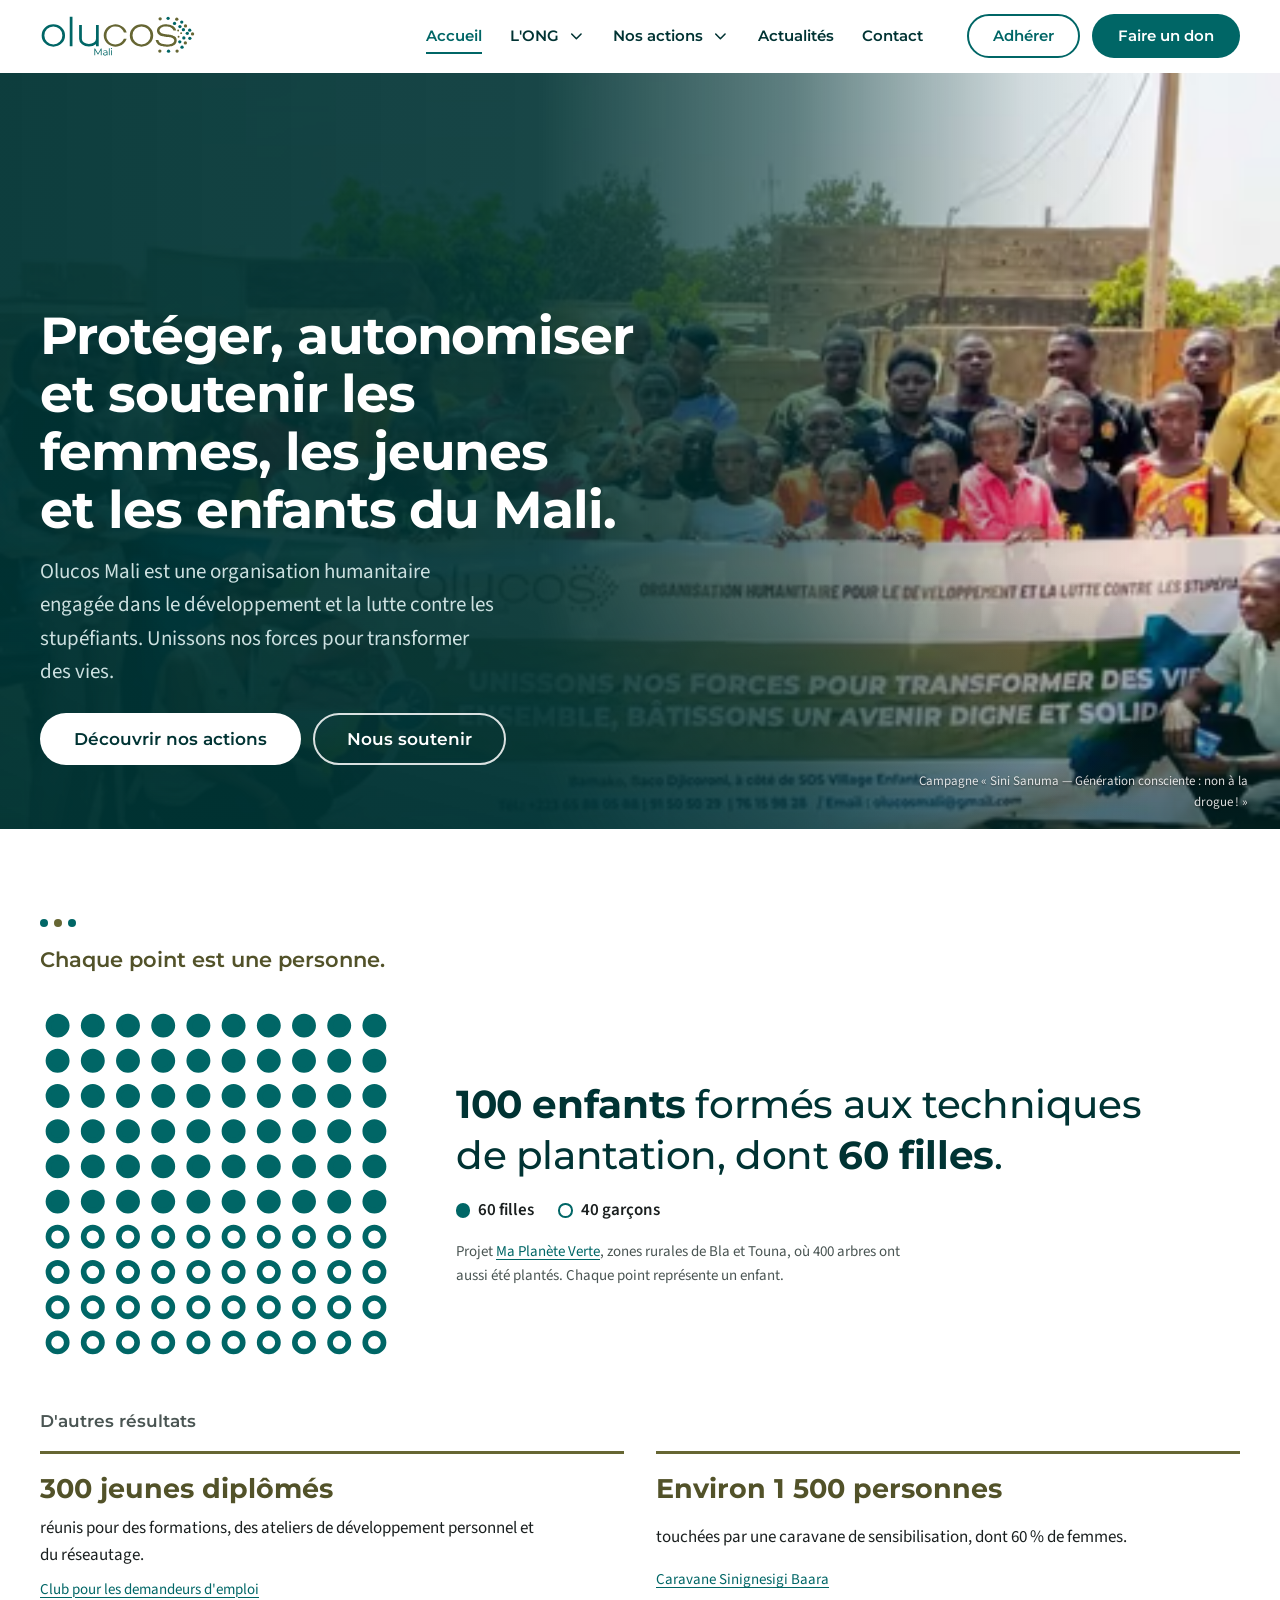
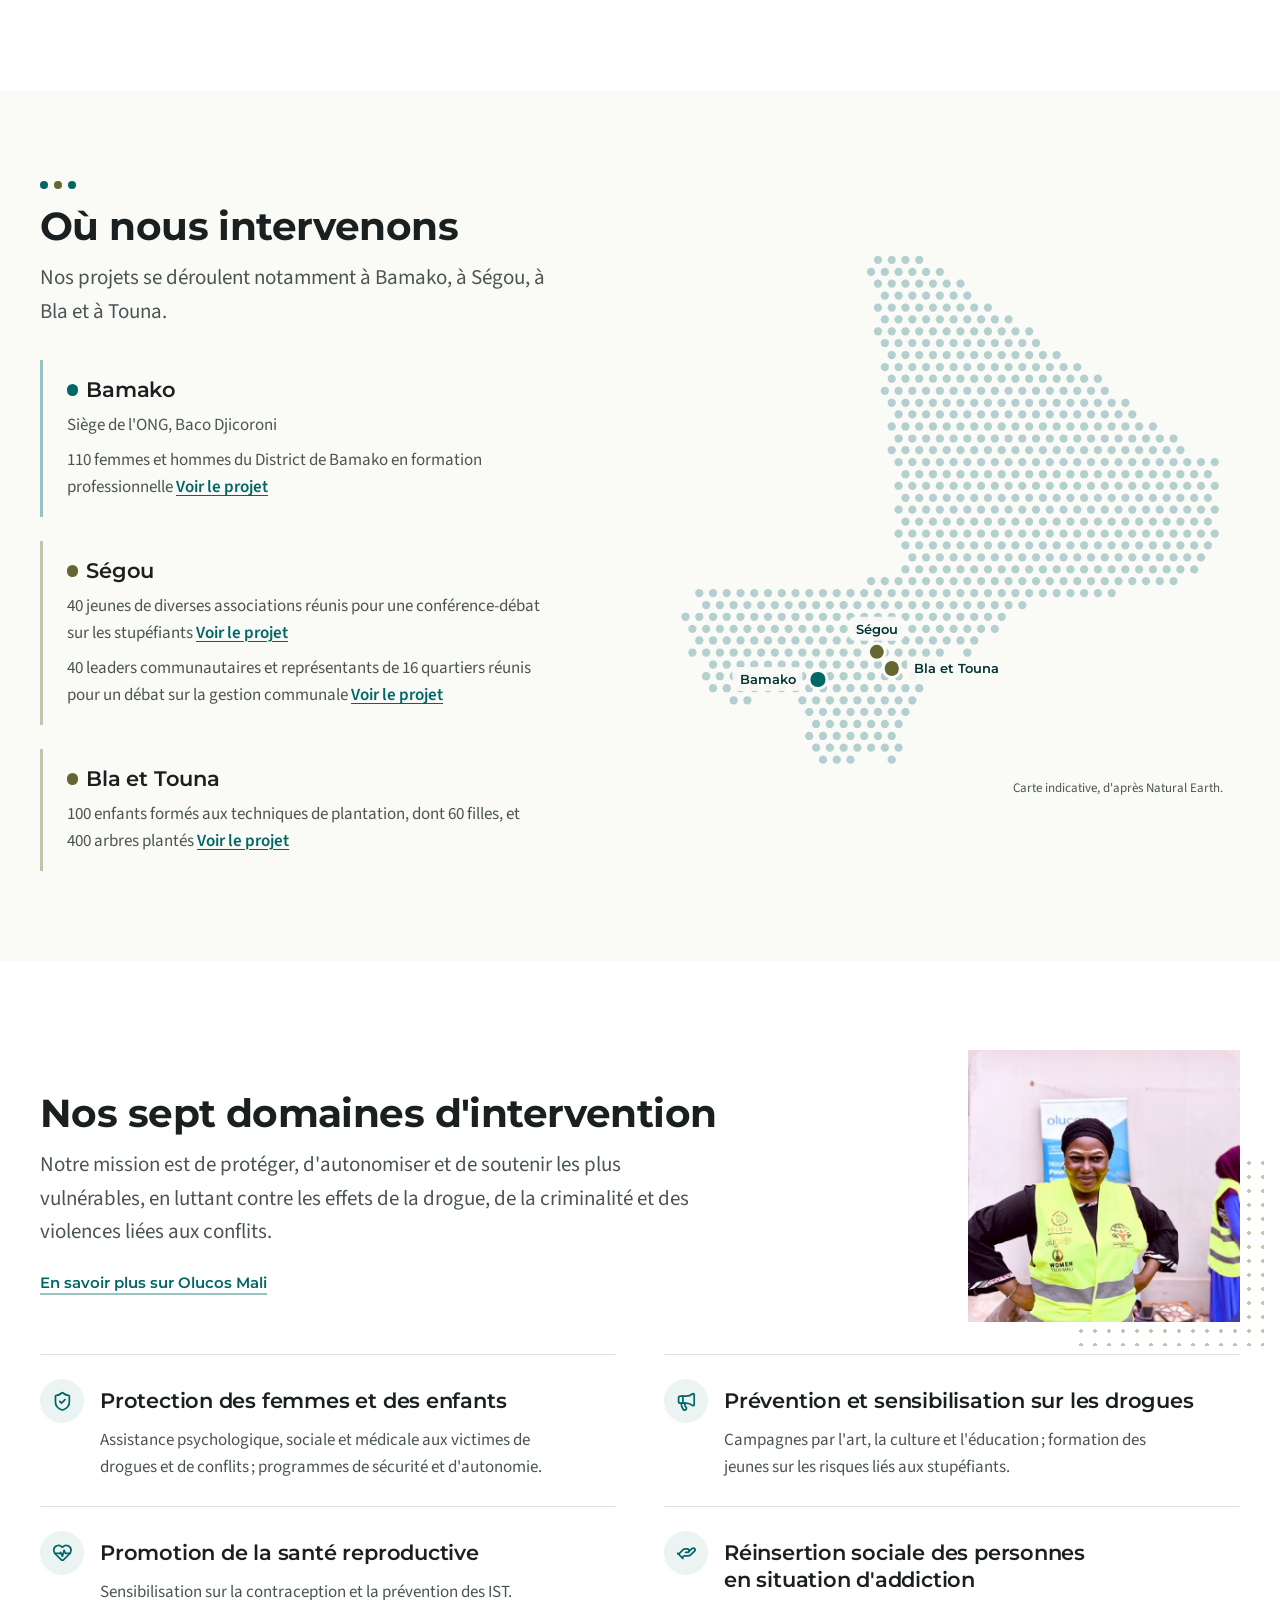
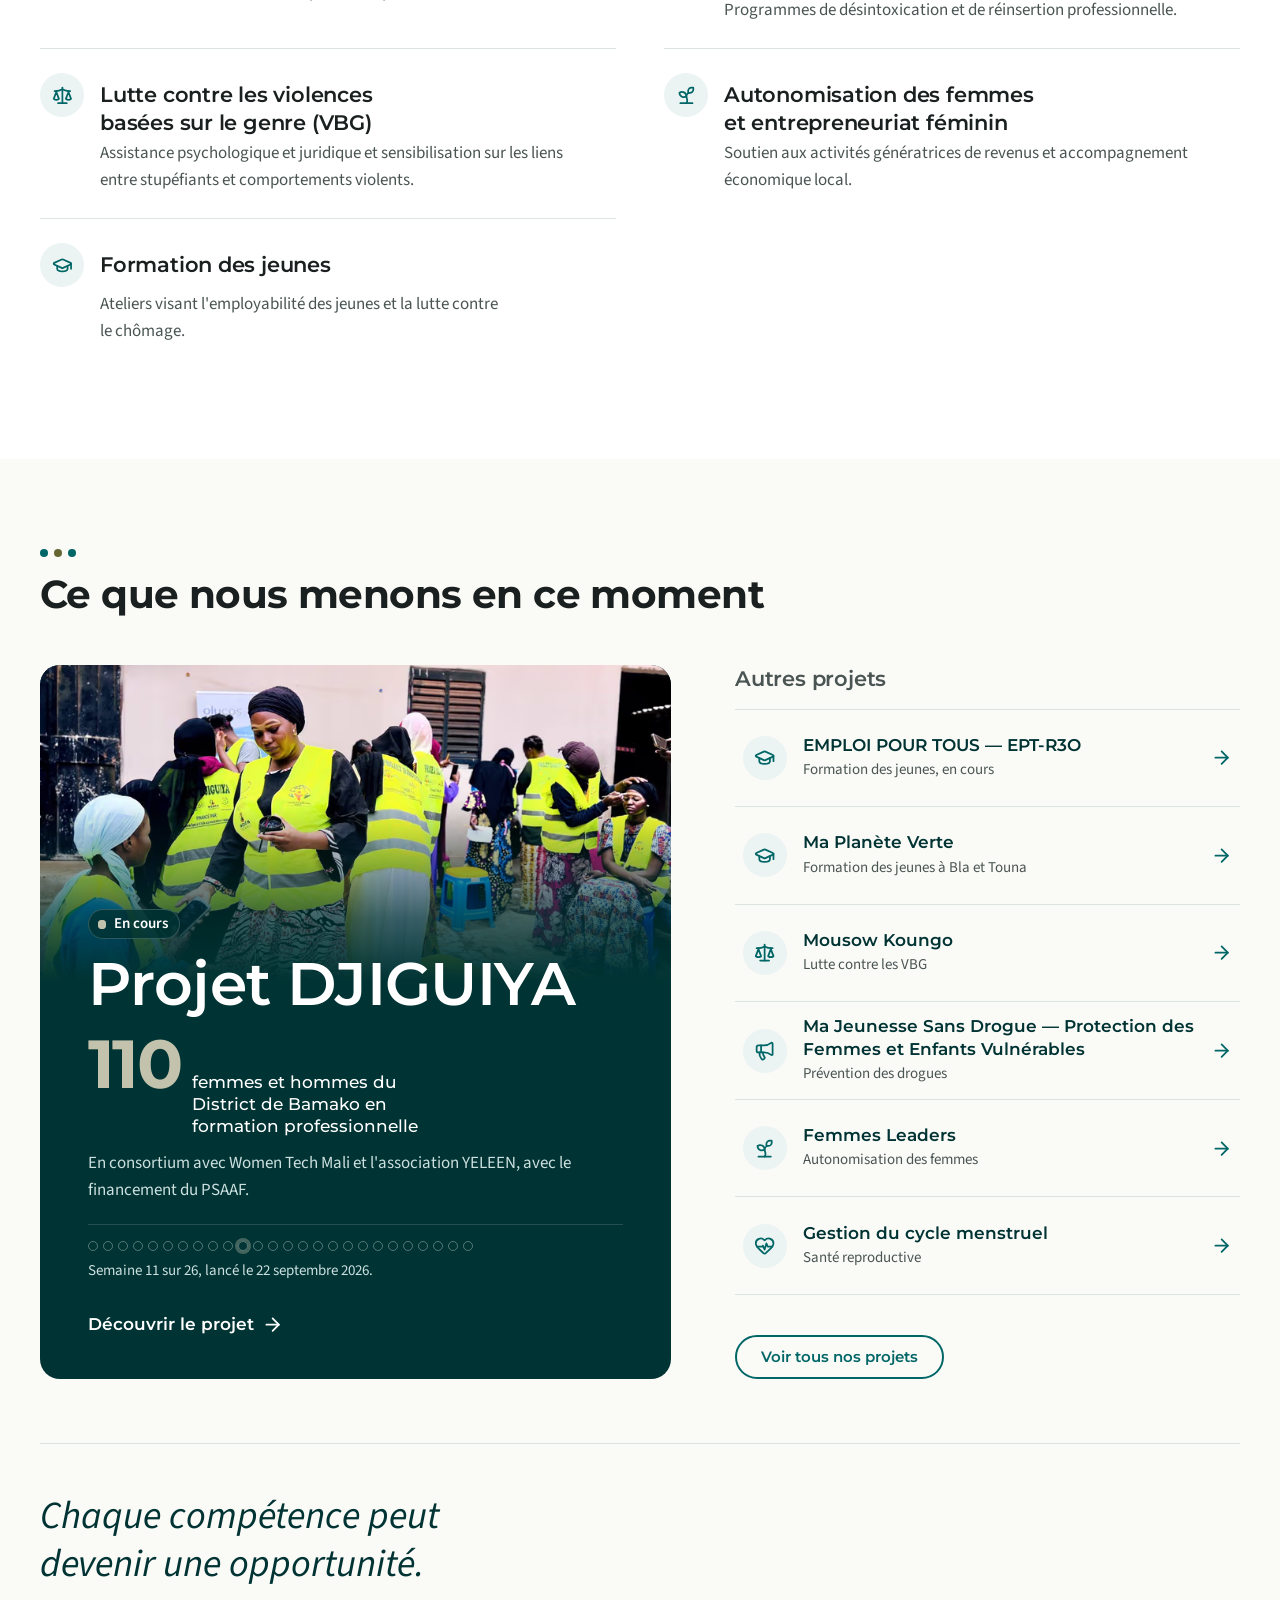
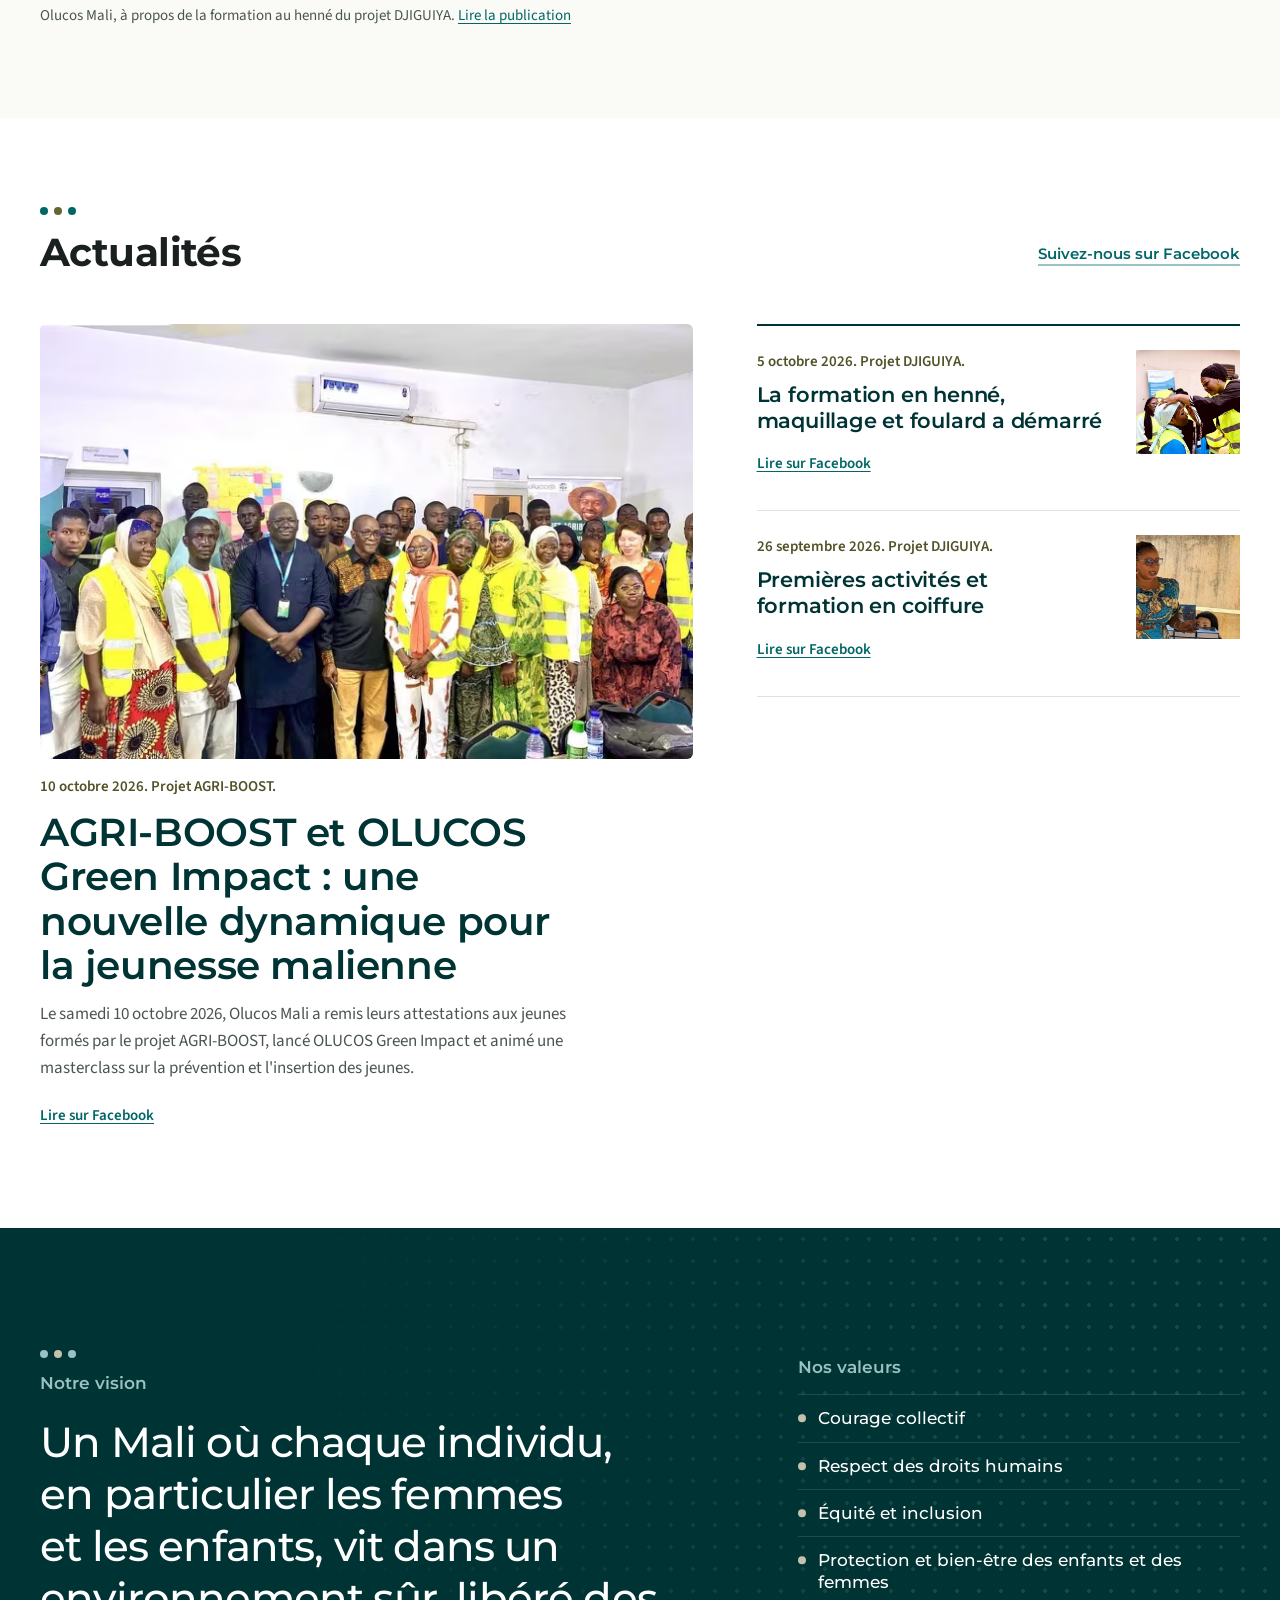
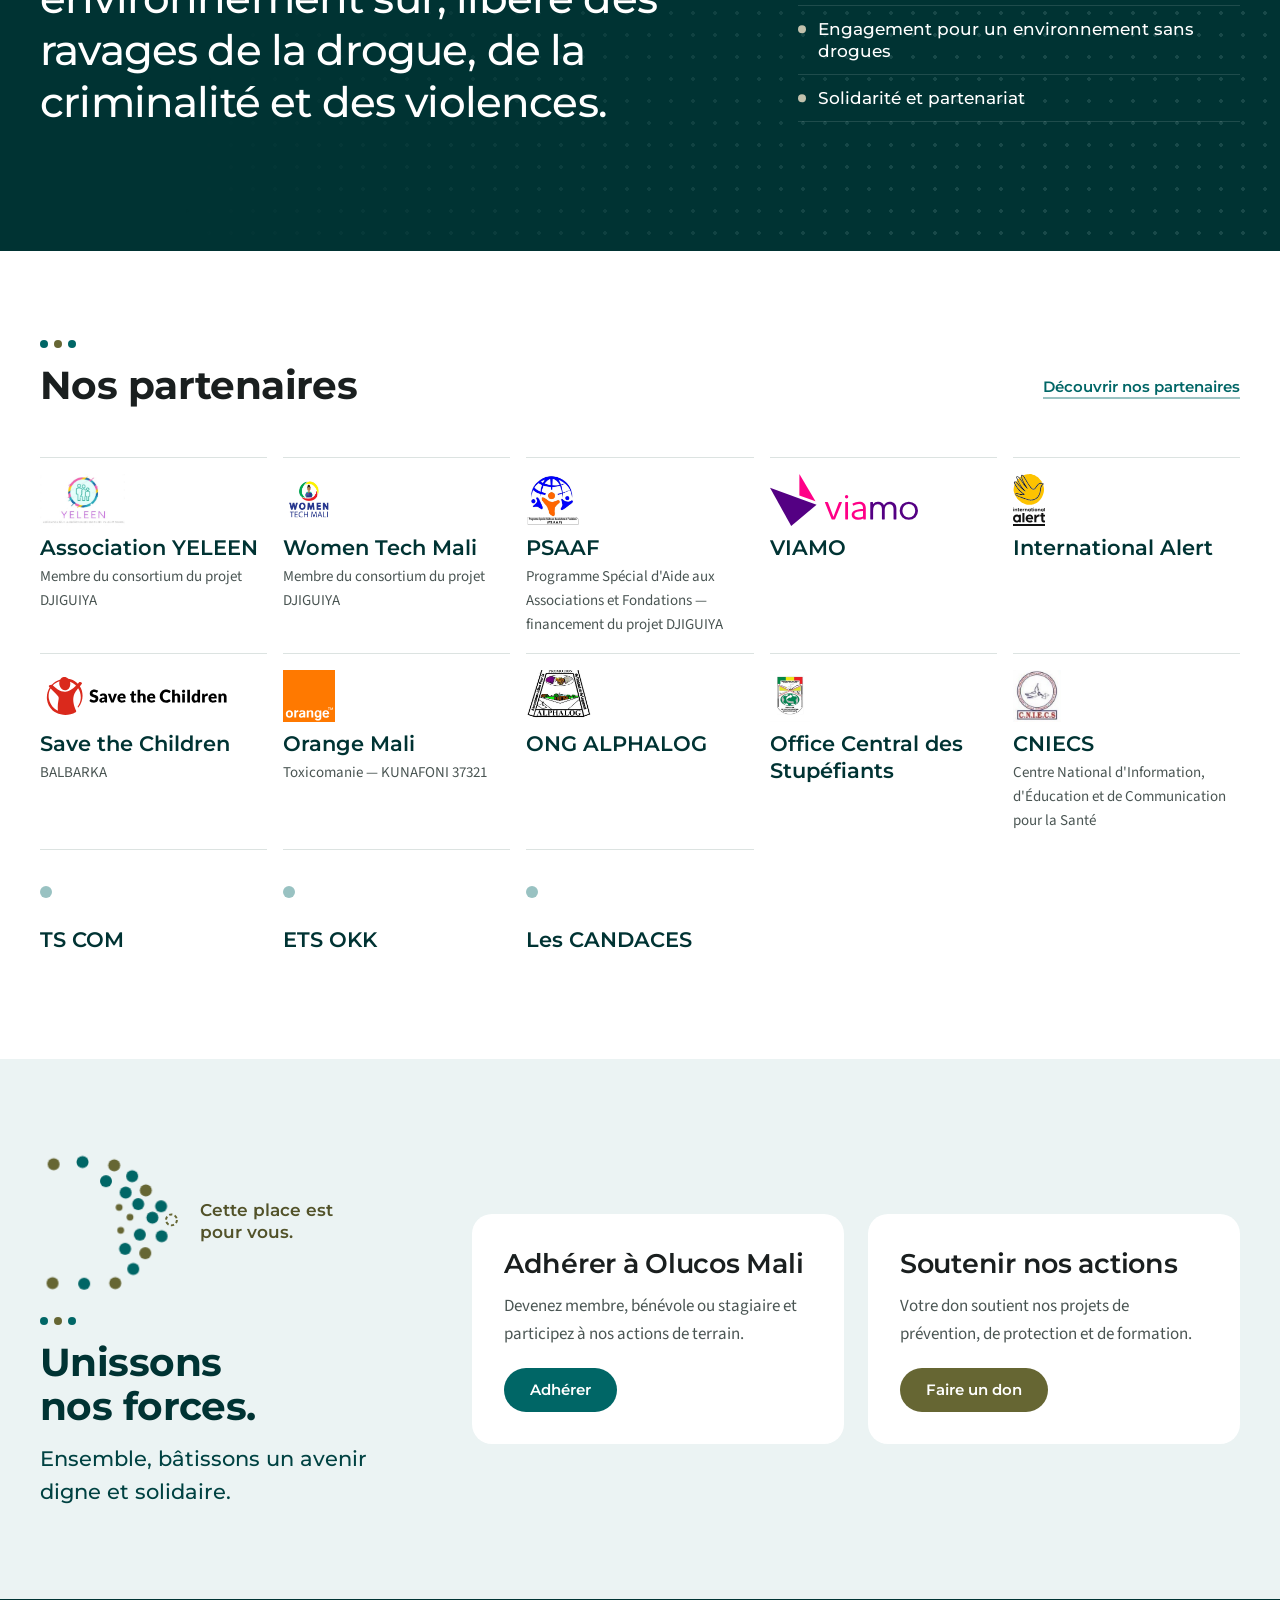
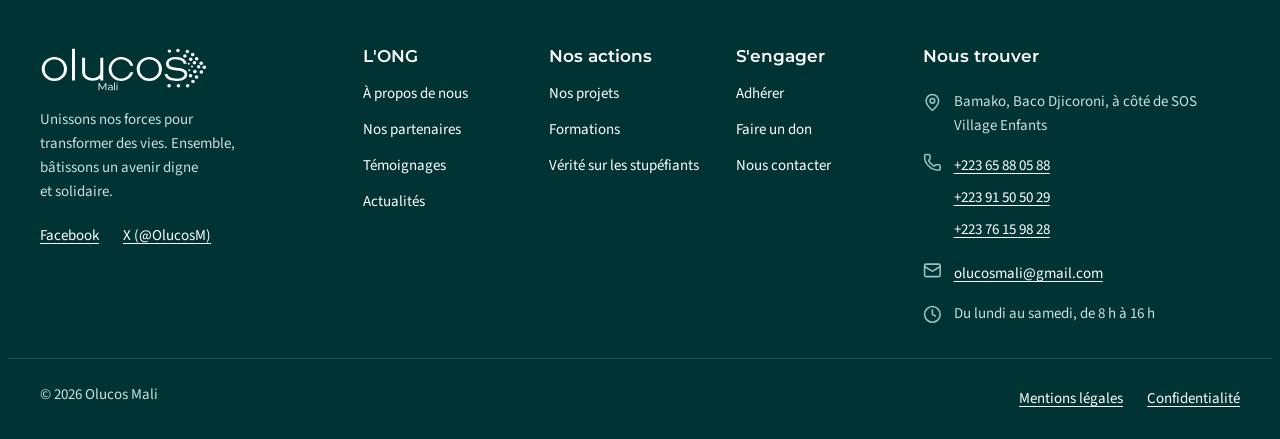
<file: index.html>
<!doctype html>
<html lang="fr" class="no-js">
<head>
  <meta charset="utf-8">
  <meta name="viewport" content="width=device-width, initial-scale=1">
  <title>Olucos Mali — ONG humanitaire pour la protection, la prévention et l'autonomisation</title>
  <meta name="description" content="Olucos Mali est une organisation humanitaire engagée dans le développement, la lutte contre les stupéfiants et la protection des femmes, des jeunes et des enfants au Mali.">
  <meta name="theme-color" content="#006666">
  <script>document.documentElement.className = document.documentElement.className.replace('no-js', 'js');</script>

  <link rel="canonical" href="https://olucos-mali.github.io/">
  <meta property="og:url" content="https://olucos-mali.github.io/">
  <meta property="og:type" content="website">
  <meta property="og:locale" content="fr_FR">
  <meta property="og:site_name" content="Olucos Mali">
  <meta property="og:title" content="Olucos Mali — Unissons nos forces pour transformer des vies">
  <meta property="og:description" content="Organisation humanitaire engagée dans le développement, la lutte contre les stupéfiants et la protection des femmes, des jeunes et des enfants au Mali.">
  <meta property="og:image" content="https://olucos-mali.github.io/assets/images/og-image.png">
  <meta name="twitter:image" content="https://olucos-mali.github.io/assets/images/og-image.png">
  <meta name="twitter:card" content="summary_large_image">
  <meta name="twitter:site" content="@OlucosM">

  <link rel="icon" href="/assets/images/favicon/favicon.ico" sizes="48x48">
  <link rel="icon" href="/assets/images/favicon/favicon.svg" type="image/svg+xml">
  <link rel="apple-touch-icon" href="/assets/images/favicon/apple-touch-icon.png">
  <link rel="manifest" href="/site.webmanifest">

  <link rel="preload" href="/assets/fonts/montserrat-latin-var.woff2" as="font" type="font/woff2" crossorigin>
  <link rel="preload" href="/assets/fonts/source-sans-3-latin-var.woff2" as="font" type="font/woff2" crossorigin>
  <link rel="stylesheet" href="/assets/css/tokens.css">
  <link rel="stylesheet" href="/assets/css/base.css">
  <link rel="stylesheet" href="/assets/css/layout.css">
  <link rel="stylesheet" href="/assets/css/components.css">
  <link rel="stylesheet" href="/assets/css/pages/accueil.css">
  <script type="module" src="/assets/js/pages/accueil.js"></script>

  <script type="application/ld+json">
  {
    "@context": "https://schema.org",
    "@type": "NGO",
    "name": "Olucos Mali",
    "url": "https://olucos-mali.github.io/",
    "logo": "https://olucos-mali.github.io/assets/images/logo/olucos-mali.png",
    "description": "Organisation humanitaire engagée dans le développement, la lutte contre les stupéfiants et la protection des populations les plus vulnérables, notamment les femmes et les enfants.",
    "slogan": "Unissons nos forces pour transformer des vies. Ensemble, bâtissons un avenir digne et solidaire.",
    "email": "olucosmali@gmail.com",
    "telephone": ["+223 65 88 05 88", "+223 91 50 50 29", "+223 76 15 98 28"],
    "address": {
      "@type": "PostalAddress",
      "streetAddress": "Baco Djicoroni, à côté de SOS Village Enfants",
      "addressLocality": "Bamako",
      "addressCountry": "ML"
    },
    "sameAs": ["https://www.facebook.com/OlucosMali/", "https://x.com/OlucosM"]
  }
  </script>
</head>
<body>
  <a class="skip-link" href="#contenu">Aller au contenu</a>

  <!-- ===================== EN-TÊTE (identique sur toutes les pages) ===================== -->
  <header class="site-header" data-header>
    <div class="site-header__inner container">
      <a class="site-header__logo" href="/" aria-label="Olucos Mali — accueil">
        <img src="/assets/images/logo/olucos-mali.svg" alt="Olucos Mali" width="156" height="43">
      </a>

      <button class="nav-toggle" type="button" aria-expanded="false" aria-controls="site-nav" data-nav-toggle>
        <svg class="icon nav-toggle__open" aria-hidden="true"><use href="/assets/images/icons.svg#i-menu"/></svg>
        <svg class="icon nav-toggle__close" aria-hidden="true"><use href="/assets/images/icons.svg#i-x"/></svg>
        <span class="nav-toggle__label">Menu</span>
      </button>

      <nav class="site-nav" id="site-nav" aria-label="Navigation principale" data-nav>
        <ul class="site-nav__list" role="list">
          <li><a class="site-nav__link" href="/" aria-current="page">Accueil</a></li>
          <li class="site-nav__group">
            <button class="site-nav__link site-nav__trigger" type="button" aria-expanded="false" aria-controls="menu-ong" data-submenu-toggle>
              L'ONG
              <svg class="icon site-nav__chevron" aria-hidden="true"><use href="/assets/images/icons.svg#i-chevron-down"/></svg>
            </button>
            <ul class="site-nav__submenu" id="menu-ong" role="list">
              <li><a href="/a-propos/">À propos de nous</a></li>
              <li><a href="/partenaires/">Nos partenaires</a></li>
            </ul>
          </li>
          <li class="site-nav__group">
            <button class="site-nav__link site-nav__trigger" type="button" aria-expanded="false" aria-controls="menu-actions" data-submenu-toggle>
              Nos actions
              <svg class="icon site-nav__chevron" aria-hidden="true"><use href="/assets/images/icons.svg#i-chevron-down"/></svg>
            </button>
            <ul class="site-nav__submenu" id="menu-actions" role="list">
              <li><a href="/projets/">Nos projets</a></li>
              <li><a href="/formations/">Formations</a></li>
              <li><a href="/verite-stupefiants/">Vérité sur les stupéfiants</a></li>
            </ul>
          </li>
          <li><a class="site-nav__link" href="/actualites/">Actualités</a></li>
          <li><a class="site-nav__link" href="/contact/">Contact</a></li>
        </ul>

        <div class="site-nav__actions">
          <a class="button button--outline" href="/adhesion/">Adhérer</a>
          <a class="button button--primary" href="/dons/">Faire un don</a>
        </div>

        <p class="site-nav__phone">
          <svg class="icon" aria-hidden="true"><use href="/assets/images/icons.svg#i-phone"/></svg>
          <a href="tel:+22365880588">+223 65 88 05 88</a>
        </p>
      </nav>
    </div>
  </header>

  <main id="contenu">

    <!-- ===================== ACTE 1 — RENCONTRE ===================== -->
    <section class="hero" aria-labelledby="hero-title">
      <figure class="hero__media" style='--lqip-wide: url("[data-uri]"); --lqip-43: url("[data-uri]");'>
        <picture>
          <source media="(max-width: 47.99rem)" type="image/avif" srcset="/assets/images/photos/campagne-sini-sanuma-43-480.avif 480w, /assets/images/photos/campagne-sini-sanuma-43-720.avif 720w" sizes="100vw">
          <source media="(max-width: 47.99rem)" type="image/webp" srcset="/assets/images/photos/campagne-sini-sanuma-43-480.webp 480w, /assets/images/photos/campagne-sini-sanuma-43-720.webp 720w" sizes="100vw">
          <source media="(max-width: 47.99rem)" srcset="/assets/images/photos/campagne-sini-sanuma-43-480.jpg 480w, /assets/images/photos/campagne-sini-sanuma-43-720.jpg 720w" sizes="100vw">
          <source type="image/avif" srcset="/assets/images/photos/campagne-sini-sanuma-960.avif 960w, /assets/images/photos/campagne-sini-sanuma-1600.avif 1600w" sizes="100vw">
          <source type="image/webp" srcset="/assets/images/photos/campagne-sini-sanuma-960.webp 960w, /assets/images/photos/campagne-sini-sanuma-1600.webp 1600w" sizes="100vw">
          <img class="hero__photo" src="/assets/images/photos/campagne-sini-sanuma-1600.jpg"
               srcset="/assets/images/photos/campagne-sini-sanuma-960.jpg 960w, /assets/images/photos/campagne-sini-sanuma-1600.jpg 1600w" sizes="100vw"
               width="1600" height="838" fetchpriority="high" decoding="async"
               alt="Une quarantaine d'enfants, de jeunes et d'animateurs d'Olucos Mali réunis derrière une banderole portant le slogan « Unissons nos forces pour transformer des vies ».">
        </picture>
        <figcaption class="hero__credit">Campagne « Sini Sanuma — Génération consciente : non à la drogue ! »</figcaption>
      </figure>

      <div class="hero__inner container">
        <div class="hero__text on-dark">
          <h1 id="hero-title" class="hero__title">Protéger, autonomiser et soutenir les femmes, les jeunes et les enfants du Mali.</h1>
          <p class="hero__lead">Olucos Mali est une organisation humanitaire engagée dans le développement et la lutte contre les stupéfiants. Unissons nos forces pour transformer des vies.</p>
          <div class="hero__actions">
            <a class="button button--light button--lg" href="#preuve">Découvrir nos actions</a>
            <a class="button button--ghost-light button--lg" href="/dons/">Nous soutenir</a>
          </div>
        </div>
      </div>
    </section>

    <!-- ===================== ACTE 2 — PREUVE : les points deviennent des enfants ===================== -->
    <section class="proof section" id="preuve" aria-labelledby="proof-title">
      <div class="proof__inner container">
        <p class="proof__key gather-title" data-reveal>Chaque point est une personne.</p>
        <figure class="waffle" data-waffle data-total="100" data-highlight="60">
          <div class="waffle__grid" data-waffle-grid aria-hidden="true"></div>
          <figcaption class="waffle__caption">
            <h2 id="proof-title" class="waffle__figure"><strong>100 enfants</strong> formés aux techniques de plantation, dont <strong>60 filles</strong>.</h2>
            <ul class="waffle__legend" role="list">
              <li><span class="legend-dot legend-dot--filled" aria-hidden="true"></span>60 filles</li>
              <li><span class="legend-dot legend-dot--ring" aria-hidden="true"></span>40 garçons</li>
            </ul>
            <p class="waffle__source">Projet <a href="/projets/#ma-planete-verte">Ma Planète Verte</a>, zones rurales de Bla et Touna, où 400 arbres ont aussi été plantés. Chaque point représente un enfant.</p>
          </figcaption>
        </figure>

        <div class="proof__more">
          <p class="proof__more-title">D'autres résultats</p>
          <ul class="stats" role="list">
            <li class="stat">
              <p class="stat__value">300 jeunes diplômés</p>
              <p class="stat__label">réunis pour des formations, des ateliers de développement personnel et du réseautage.</p>
              <p class="stat__source"><a href="/projets/#club-demandeurs-emploi">Club pour les demandeurs d'emploi</a></p>
            </li>
            <li class="stat">
              <p class="stat__value">Environ 1&nbsp;500 personnes</p>
              <p class="stat__label">touchées par une caravane de sensibilisation, dont 60&nbsp;% de femmes.</p>
              <p class="stat__source"><a href="/projets/#sinignesigi-baara-caravane">Caravane Sinignesigi Baara</a></p>
            </li>
          </ul>
        </div>
      </div>
    </section>

    <!-- ===================== ACTE 3 — LIEU ===================== -->
    <section class="places section section--alt" aria-labelledby="places-title">
      <div class="places__inner container">
        <div class="places__text">
          <h2 id="places-title" class="gather-title" data-reveal>Où nous intervenons</h2>
          <p class="section__intro">Nos projets se déroulent notamment à Bamako, à Ségou, à Bla et à Touna.</p>
        </div>

        <figure class="mali-map">
          <div class="mali-map__canvas" data-map>
            <img src="/assets/images/carte-mali-points.svg" width="1583" height="1505" loading="lazy" decoding="async"
                 alt="Carte du Mali dessinée en points, avec les lieux d'intervention de l'ONG : Bamako, Ségou, Bla et Touna, dans le sud du pays.">
          </div>
          <figcaption class="mali-map__caption">Carte indicative, d'après Natural Earth.</figcaption>
        </figure>

        <ul class="place-list" role="list" data-places aria-busy="true">
          <li>Chargement des lieux…</li>
        </ul>
      </div>
    </section>

    <!-- ===================== ACTE 4 — ACTION ===================== -->
    <section class="domains section" id="actions" aria-labelledby="domains-title">
      <div class="container">
        <div class="domains__head">
          <div class="section__head">
            <h2 id="domains-title" class="gather-title" data-reveal>Nos sept domaines d'intervention</h2>
            <p class="section__intro">Notre mission est de protéger, d'autonomiser et de soutenir les plus vulnérables, en luttant contre les effets de la drogue, de la criminalité et des violences liées aux conflits.</p>
            <a class="link-strong" href="/a-propos/">En savoir plus sur Olucos Mali</a>
          </div>
          <figure class="domains__photo">
            <picture style='background: url("[data-uri]") center / cover no-repeat;'>
              <source type="image/avif" srcset="/assets/images/photos/djiguiya-participante-640.avif 640w, /assets/images/photos/djiguiya-participante-960.avif 960w" sizes="(min-width: 48rem) 17rem, 5.5rem">
              <source type="image/webp" srcset="/assets/images/photos/djiguiya-participante-640.webp 640w, /assets/images/photos/djiguiya-participante-960.webp 960w" sizes="(min-width: 48rem) 17rem, 5.5rem">
              <img src="/assets/images/photos/djiguiya-participante-960.jpg" srcset="/assets/images/photos/djiguiya-participante-640.jpg 640w, /assets/images/photos/djiguiya-participante-960.jpg 960w" sizes="(min-width: 48rem) 17rem, 5.5rem"
                   width="960" height="888" loading="lazy" decoding="async"
                   alt="Une participante du projet DJIGUIYA, souriante, en gilet de formation devant le kakémono d'Olucos Mali.">
            </picture>
          </figure>
        </div>

        <ul class="domain-list" role="list" data-domains aria-busy="true">
          <li>Chargement des domaines…</li>
        </ul>
        <noscript><p>Activez JavaScript pour afficher nos domaines d'intervention, ou consultez la page <a href="/a-propos/">À propos</a>.</p></noscript>
      </div>
    </section>

    <section class="projects section section--alt" aria-labelledby="projects-title">
      <div class="container">
        <div class="section__head">
          <h2 id="projects-title" class="gather-title" data-reveal>Ce que nous menons en ce moment</h2>
        </div>

        <div class="projects__layout">
          <div class="projects__feature" data-project-feature aria-busy="true">
            <p>Chargement du projet…</p>
          </div>

          <div class="projects__index">
            <h3 class="projects__index-title">Autres projets</h3>
            <ul class="pindex" role="list" data-project-index aria-busy="true">
              <li>Chargement des projets…</li>
            </ul>
            <a class="button button--outline projects__all" href="/projets/">Voir tous nos projets</a>
          </div>
        </div>
        <div class="home-quote" data-home-quote></div>
        <noscript><p>Activez JavaScript pour afficher les projets, ou consultez la page <a href="/projets/">Nos projets</a>.</p></noscript>
      </div>
    </section>

    <section class="news section" aria-labelledby="news-title">
      <div class="container">
        <div class="section__head section__head--split">
          <h2 id="news-title" class="gather-title" data-reveal>Actualités</h2>
          <a class="link-strong" href="https://www.facebook.com/OlucosMali/" rel="noopener noreferrer">Suivez-nous sur Facebook</a>
        </div>
        <div class="news-layout" data-news aria-busy="true">
          <p>Chargement des actualités…</p>
        </div>
        <noscript><p>Retrouvez nos actualités sur <a href="https://www.facebook.com/OlucosMali/">notre page Facebook</a>.</p></noscript>
      </div>
    </section>

    <!-- ===================== ACTE 5 — CONFIANCE : un moment de silence ===================== -->
    <section class="vision on-dark" aria-labelledby="vision-title">
      <div class="vision__inner container">
        <div class="vision__main">
          <h2 id="vision-title" class="vision__label gather-title" data-reveal>Notre vision</h2>
          <blockquote class="vision__quote">
            <p>Un Mali où chaque individu, en particulier les femmes et les enfants, vit dans un environnement sûr, libéré des ravages de la drogue, de la criminalité et des violences.</p>
          </blockquote>
        </div>

        <div class="vision__values">
          <h3 class="vision__values-title">Nos valeurs</h3>
          <ul class="values" role="list">
            <li>Courage collectif</li>
            <li>Respect des droits humains</li>
            <li>Équité et inclusion</li>
            <li>Protection et bien-être des enfants et des femmes</li>
            <li>Engagement pour un environnement sans drogues</li>
            <li>Solidarité et partenariat</li>
          </ul>
        </div>
      </div>
    </section>

    <section class="partners section" aria-labelledby="partners-title">
      <div class="container">
        <div class="section__head section__head--split">
          <h2 id="partners-title" class="gather-title" data-reveal>Nos partenaires</h2>
          <a class="link-strong" href="/partenaires/">Découvrir nos partenaires</a>
        </div>
        <ul class="partner-list" role="list" data-partners aria-busy="true">
          <li>Chargement des partenaires…</li>
        </ul>
        <noscript><p>Consultez la page <a href="/partenaires/">Nos partenaires</a>.</p></noscript>
      </div>
    </section>

    <!-- ===================== APPEL — la place vide ===================== -->
    <section class="engage section" id="rejoindre" aria-labelledby="engage-title">
      <div class="engage__inner container">
        <div class="engage__head">
          <figure class="engage__figure">
            <svg class="engage__mark" viewBox="388 14 132 132" aria-hidden="true" focusable="false">
              <circle class="dot dot--olive" cx="399.5" cy="137" r="5.5" style="--dx:-35px;--dy:19px;--delay:23ms"/>
              <circle class="dot dot--olive" cx="400.5" cy="28" r="5.5" style="--dx:-20px;--dy:53px;--delay:26ms"/>
              <circle class="dot dot--teal" cx="427" cy="26" r="5.5" style="--dx:-18px;--dy:52px;--delay:28ms"/>
              <circle class="dot dot--teal" cx="428.5" cy="137.5" r="5.5" style="--dx:-35px;--dy:7px;--delay:43ms"/>
              <circle class="dot dot--teal" cx="448.5" cy="43.5" r="5.5" style="--dx:-68px;--dy:15px;--delay:57ms"/>
              <circle class="dot dot--olive" cx="456" cy="29" r="5.5" style="--dx:-43px;--dy:43px;--delay:100ms"/>
              <circle class="dot dot--olive" cx="457" cy="137" r="5.5" style="--dx:-50px;--dy:-11px;--delay:115ms"/>
              <circle class="dot dot--olive" cx="460.5" cy="67.5" r="3.15" style="--dx:-20px;--dy:68px;--delay:103ms"/>
              <circle class="dot dot--olive" cx="462" cy="88.5" r="3.15" style="--dx:-20px;--dy:32px;--delay:117ms"/>
              <circle class="dot dot--teal" cx="466" cy="105.5" r="5.5" style="--dx:-26px;--dy:-32px;--delay:140ms"/>
              <circle class="dot dot--teal" cx="466.5" cy="54" r="5.5" style="--dx:-46px;--dy:-19px;--delay:152ms"/>
              <circle class="dot dot--olive" cx="470.5" cy="76.5" r="3.15" style="--dx:-12px;--dy:34px;--delay:152ms"/>
              <circle class="dot dot--teal" cx="472.5" cy="39" r="5.5" style="--dx:-45px;--dy:-25px;--delay:170ms"/>
              <circle class="dot dot--teal" cx="473.5" cy="124" r="5.5" style="--dx:-51px;--dy:-13px;--delay:182ms"/>
              <circle class="dot dot--teal" cx="478" cy="64.5" r="5.5" style="--dx:-43px;--dy:-47px;--delay:194ms"/>
              <circle class="dot dot--teal" cx="479.5" cy="92.5" r="5.5" style="--dx:-55px;--dy:-12px;--delay:230ms"/>
              <circle class="dot dot--olive" cx="484.5" cy="109.5" r="5.5" style="--dx:-36px;--dy:-28px;--delay:247ms"/>
              <circle class="dot dot--olive" cx="485" cy="52" r="5.5" style="--dx:-24px;--dy:45px;--delay:251ms"/>
              <circle class="dot dot--teal" cx="491" cy="77" r="5.5" style="--dx:-30px;--dy:46px;--delay:239ms"/>
              <circle class="dot dot--teal" cx="499" cy="66.5" r="5.5" style="--dx:-59px;--dy:-30px;--delay:271ms"/>
              <circle class="dot dot--teal" cx="499.5" cy="94" r="5.5" style="--dx:-23px;--dy:-41px;--delay:289ms"/>
              <circle class="dot--empty" cx="508.5" cy="79" r="5"/>
            </svg>
            <figcaption class="engage__caption">Cette place est pour vous.</figcaption>
          </figure>
          <h2 id="engage-title" class="gather-title" data-reveal>Unissons nos forces.</h2>
          <p>Ensemble, bâtissons un avenir digne et solidaire.</p>
        </div>

        <div class="engage__paths">
          <article class="engage-path">
            <h3>Adhérer à Olucos Mali</h3>
            <p>Devenez membre, bénévole ou stagiaire et participez à nos actions de terrain.</p>
            <a class="button button--primary" href="/adhesion/" data-join>Adhérer</a>
          </article>
          <article class="engage-path">
            <h3>Soutenir nos actions</h3>
            <p>Votre don soutient nos projets de prévention, de protection et de formation.</p>
            <a class="button button--accent" href="/dons/" data-join>Faire un don</a>
          </article>
        </div>
      </div>
    </section>

  </main>

  <!-- ===================== BARRE D'ACTION MOBILE ===================== -->
  <div class="action-bar" data-action-bar hidden>
    <a class="action-bar__item" href="tel:+22365880588">
      <svg class="icon" aria-hidden="true"><use href="/assets/images/icons.svg#i-phone"/></svg>
      Appeler
    </a>
    <a class="action-bar__item" href="/adhesion/">Adhérer</a>
    <a class="action-bar__item action-bar__item--primary" href="/dons/">Faire un don</a>
  </div>

  <!-- ===================== PIED DE PAGE (identique sur toutes les pages) ===================== -->
  <footer class="site-footer on-dark">
    <div class="site-footer__inner container">
      <div class="site-footer__brand">
        <img src="/assets/images/logo/olucos-mali-blanc.svg" alt="Olucos Mali" width="180" height="50" loading="lazy">
        <p>Unissons nos forces pour transformer des vies. Ensemble, bâtissons un avenir digne et solidaire.</p>
        <ul class="site-footer__social" role="list">
          <li><a href="https://www.facebook.com/OlucosMali/" rel="noopener noreferrer">Facebook</a></li>
          <li><a href="https://x.com/OlucosM" rel="noopener noreferrer">X (@OlucosM)</a></li>
        </ul>
      </div>

      <nav class="site-footer__nav" aria-label="Plan du site">
        <div>
          <h2 class="site-footer__title">L'ONG</h2>
          <ul role="list">
            <li><a href="/a-propos/">À propos de nous</a></li>
            <li><a href="/partenaires/">Nos partenaires</a></li>
            <li><a href="/temoignages/">Témoignages</a></li>
            <li><a href="/actualites/">Actualités</a></li>
          </ul>
        </div>
        <div>
          <h2 class="site-footer__title">Nos actions</h2>
          <ul role="list">
            <li><a href="/projets/">Nos projets</a></li>
            <li><a href="/formations/">Formations</a></li>
            <li><a href="/verite-stupefiants/">Vérité sur les stupéfiants</a></li>
          </ul>
        </div>
        <div>
          <h2 class="site-footer__title">S'engager</h2>
          <ul role="list">
            <li><a href="/adhesion/">Adhérer</a></li>
            <li><a href="/dons/">Faire un don</a></li>
            <li><a href="/contact/">Nous contacter</a></li>
          </ul>
        </div>
      </nav>

      <address class="site-footer__contact">
        <h2 class="site-footer__title">Nous trouver</h2>
        <p>
          <svg class="icon" aria-hidden="true"><use href="/assets/images/icons.svg#i-map-pin"/></svg>
          <span>Bamako, Baco Djicoroni, à côté de SOS Village Enfants</span>
        </p>
        <p>
          <svg class="icon" aria-hidden="true"><use href="/assets/images/icons.svg#i-phone"/></svg>
          <span><a href="tel:+22365880588">+223 65 88 05 88</a><br><a href="tel:+22391505029">+223 91 50 50 29</a><br><a href="tel:+22376159828">+223 76 15 98 28</a></span>
        </p>
        <p>
          <svg class="icon" aria-hidden="true"><use href="/assets/images/icons.svg#i-mail"/></svg>
          <a href="mailto:olucosmali@gmail.com">olucosmali@gmail.com</a>
        </p>
        <p>
          <svg class="icon" aria-hidden="true"><use href="/assets/images/icons.svg#i-clock"/></svg>
          <span>Du lundi au samedi, de 8&nbsp;h à 16&nbsp;h</span>
        </p>
      </address>
    </div>

    <div class="site-footer__legal container">
      <p>© <span data-year>2026</span> Olucos Mali</p>
      <ul role="list">
        <li><a href="/mentions-legales/">Mentions légales</a></li>
        <li><a href="/confidentialite/">Confidentialité</a></li>
      </ul>
    </div>
  </footer>
</body>
</html>
</file>
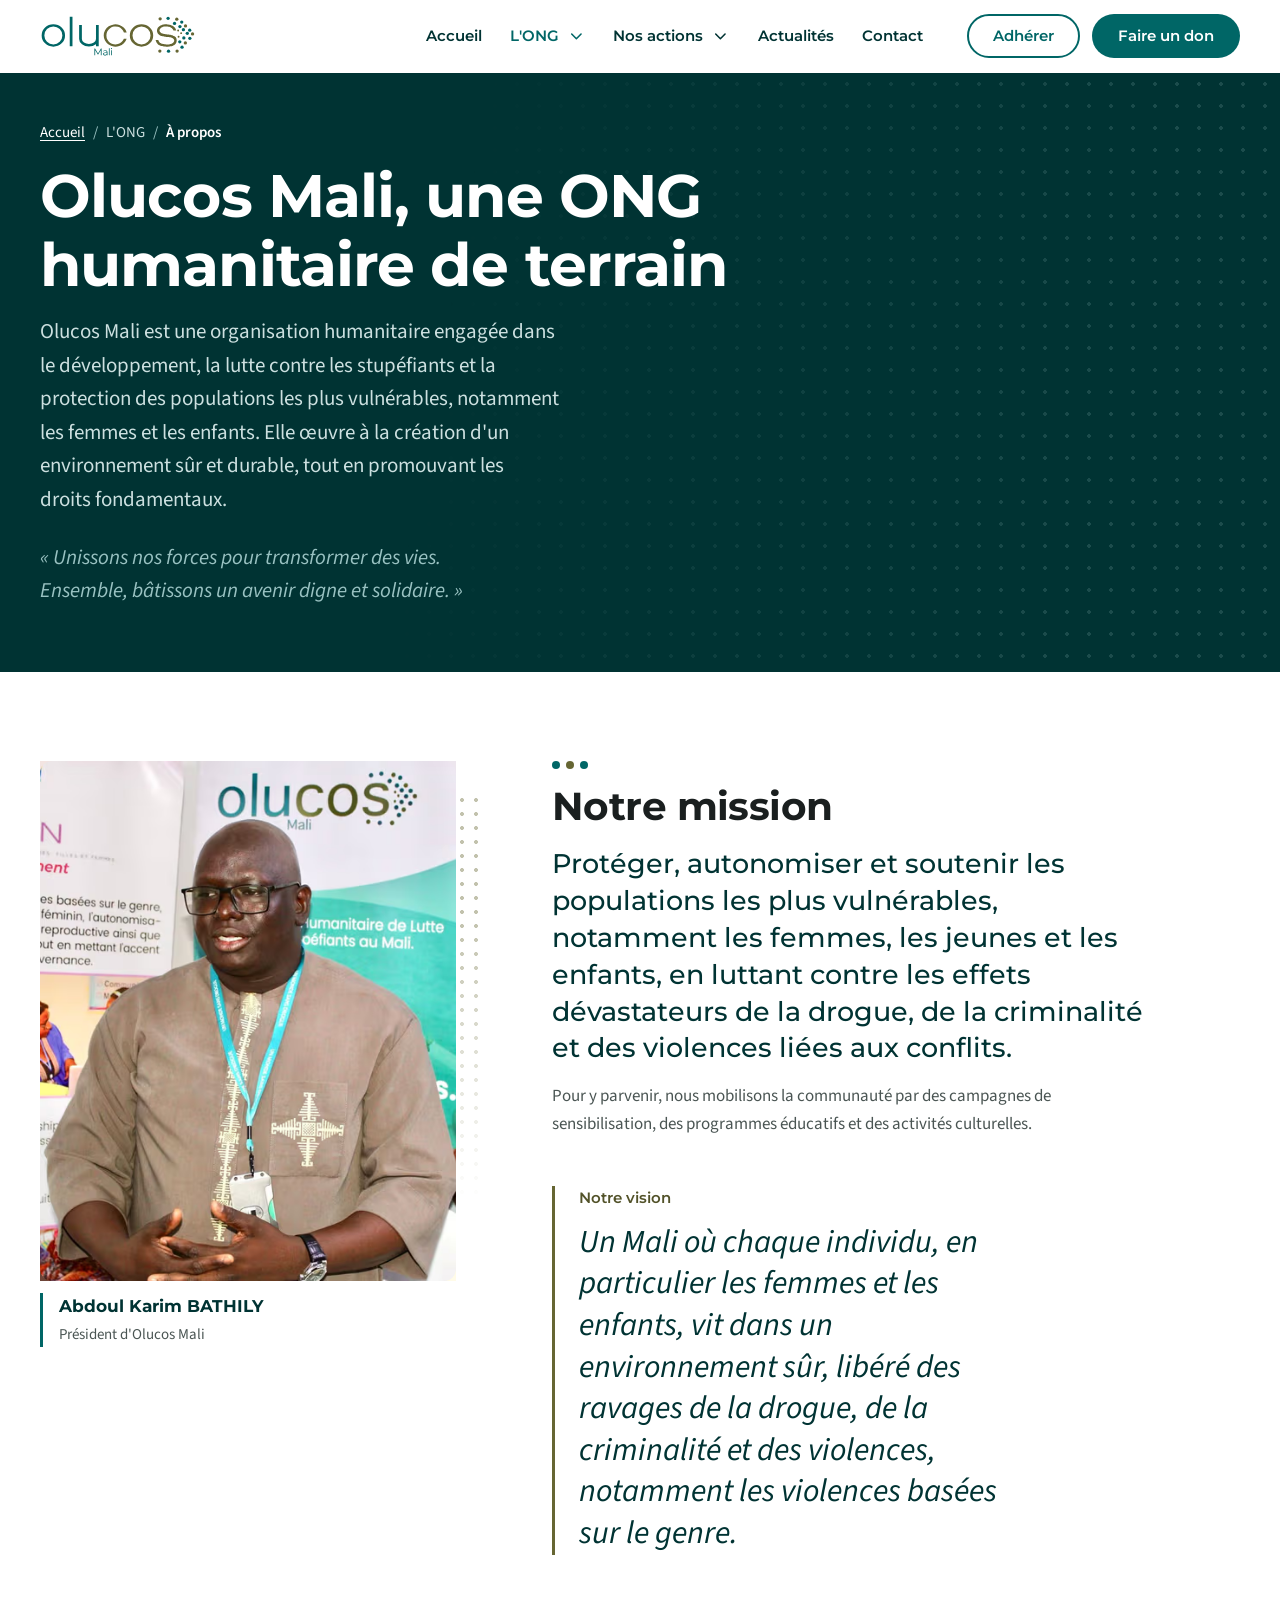
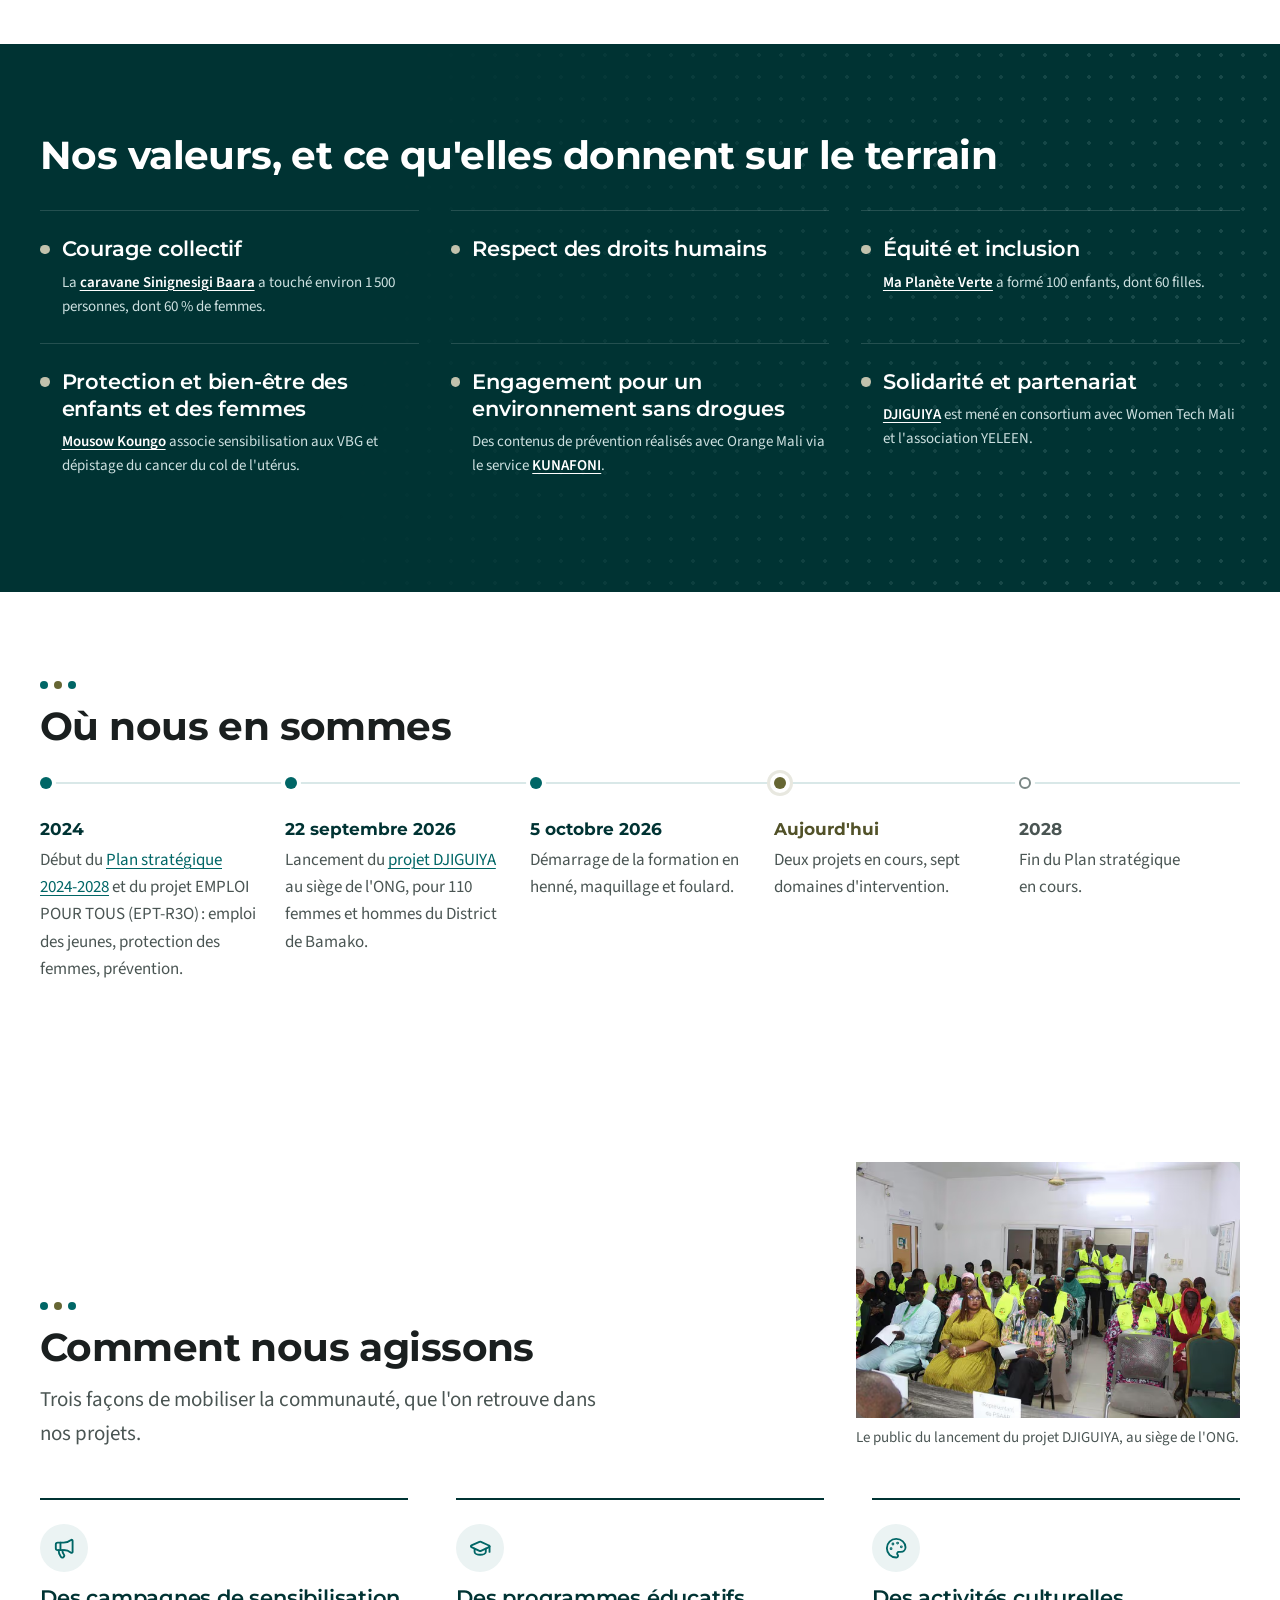
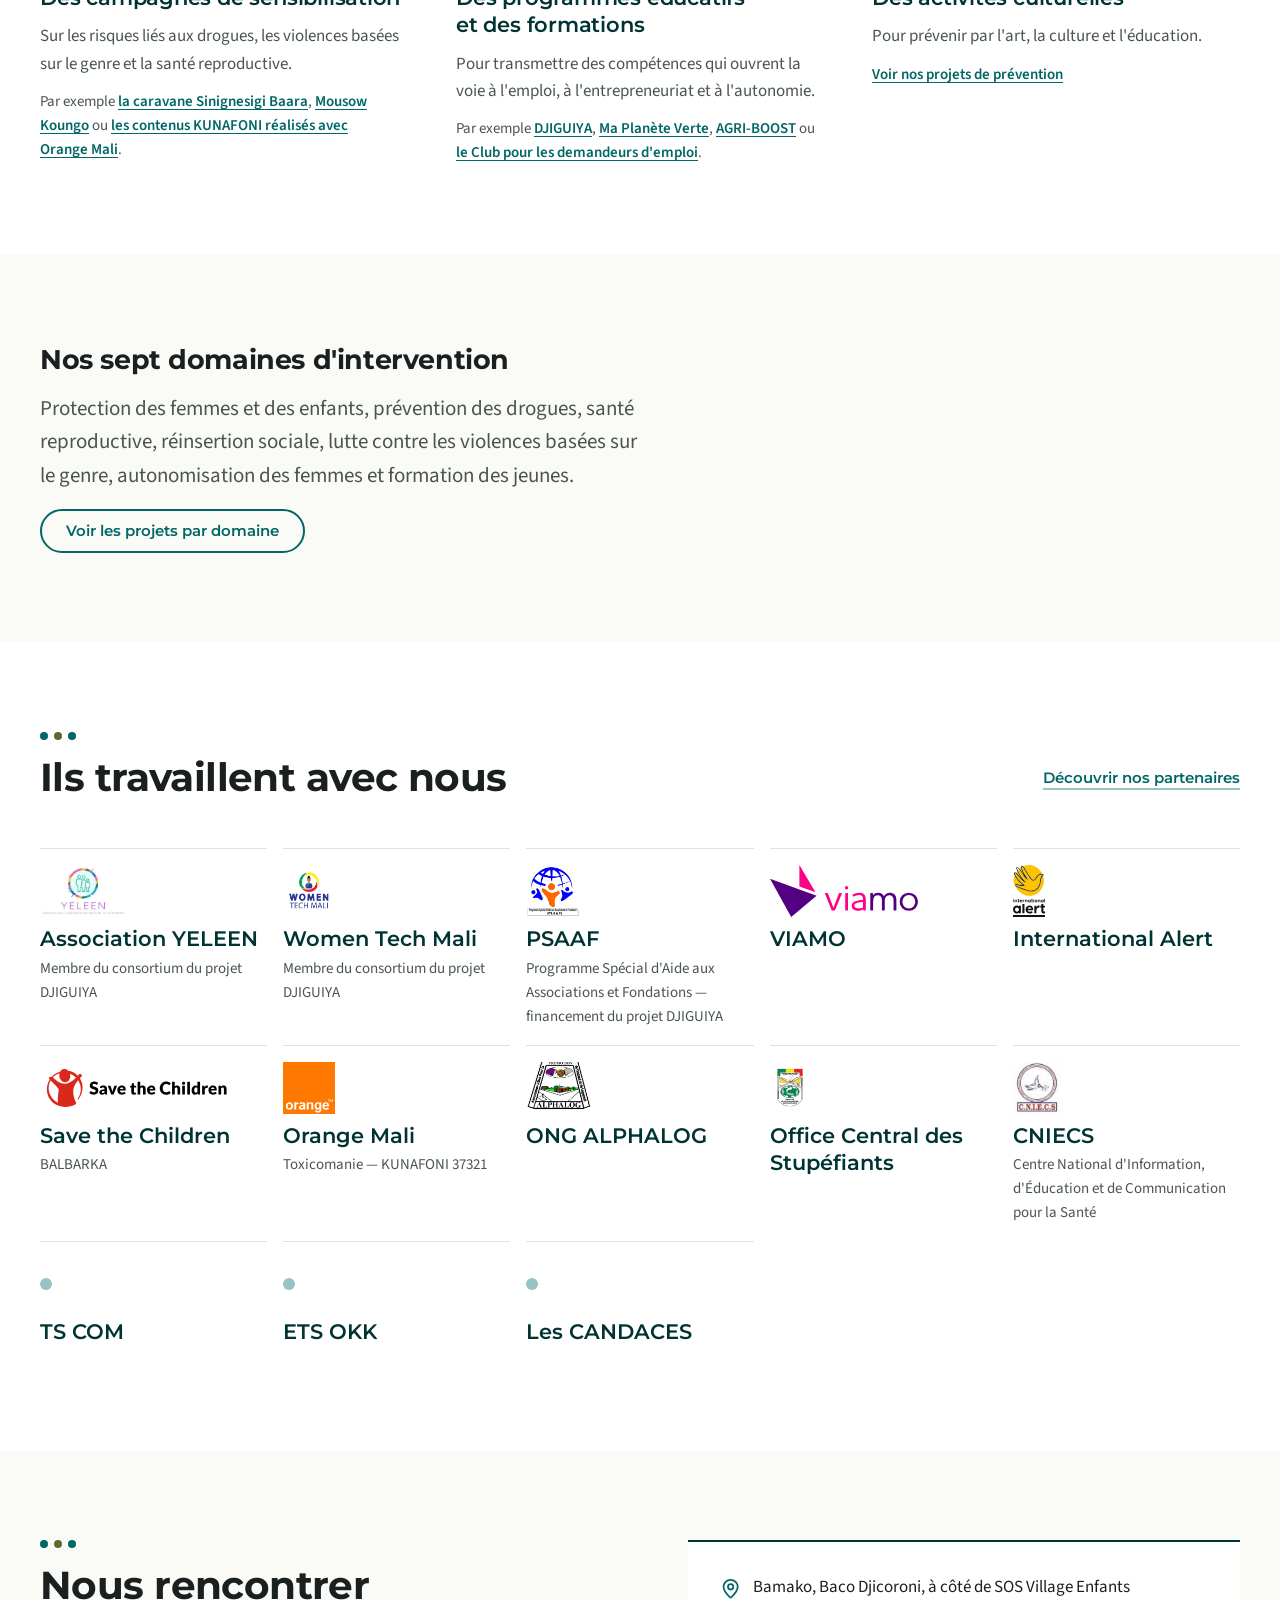
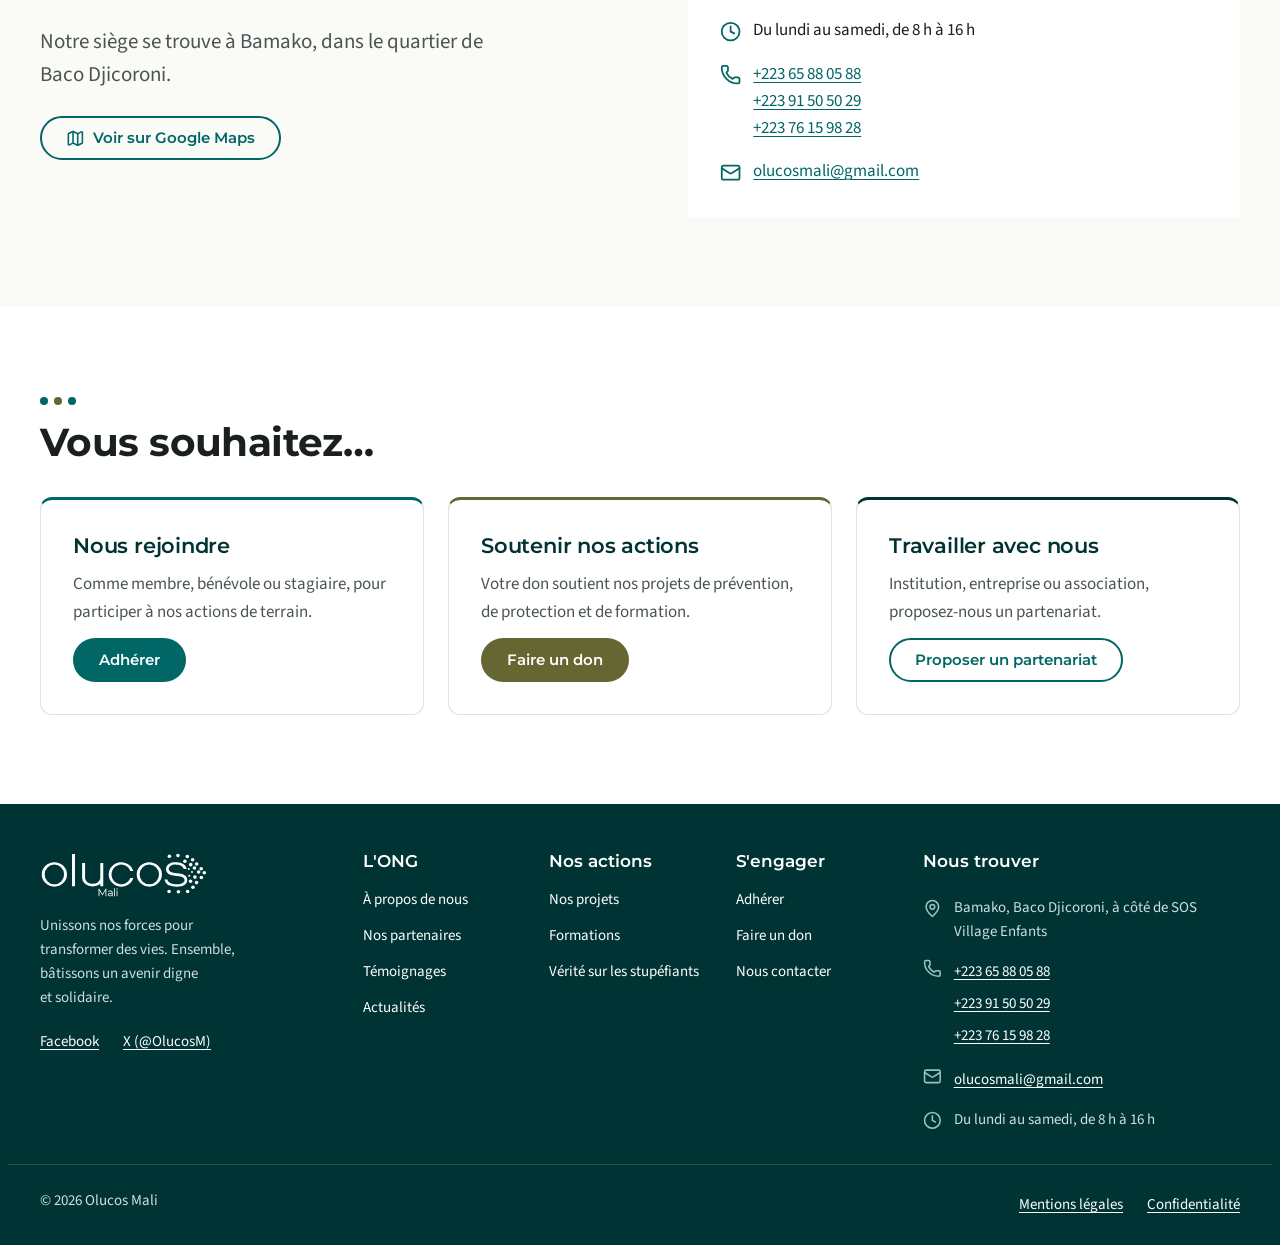
<file: a-propos/index.html>
<!doctype html>
<html lang="fr" class="no-js">
<head>
  <meta charset="utf-8">
  <meta name="viewport" content="width=device-width, initial-scale=1">
  <title>À propos — Olucos Mali, ONG humanitaire</title>
  <meta name="description" content="Olucos Mali est une organisation humanitaire engagée dans le développement, la lutte contre les stupéfiants et la protection des femmes, des jeunes et des enfants. Mission, vision, valeurs et domaines d'intervention.">
  <meta name="theme-color" content="#006666">
  <script>document.documentElement.className = document.documentElement.className.replace('no-js', 'js');</script>

  <link rel="canonical" href="https://olucos-mali.github.io/a-propos/">
  <meta property="og:url" content="https://olucos-mali.github.io/a-propos/">
  <meta property="og:type" content="website">
  <meta property="og:locale" content="fr_FR">
  <meta property="og:site_name" content="Olucos Mali">
  <meta property="og:title" content="À propos d'Olucos Mali">
  <meta property="og:description" content="Une organisation humanitaire de terrain, engagée pour la protection, la prévention et l'autonomie des femmes, des jeunes et des enfants au Mali.">
  <meta property="og:image" content="https://olucos-mali.github.io/assets/images/og-image.png">
  <meta name="twitter:image" content="https://olucos-mali.github.io/assets/images/og-image.png">
  <meta name="twitter:card" content="summary_large_image">
  <meta name="twitter:site" content="@OlucosM">

  <link rel="icon" href="/assets/images/favicon/favicon.ico" sizes="48x48">
  <link rel="icon" href="/assets/images/favicon/favicon.svg" type="image/svg+xml">
  <link rel="apple-touch-icon" href="/assets/images/favicon/apple-touch-icon.png">
  <link rel="manifest" href="/site.webmanifest">

  <link rel="preload" href="/assets/fonts/montserrat-latin-var.woff2" as="font" type="font/woff2" crossorigin>
  <link rel="preload" href="/assets/fonts/source-sans-3-latin-var.woff2" as="font" type="font/woff2" crossorigin>
  <link rel="stylesheet" href="/assets/css/tokens.css">
  <link rel="stylesheet" href="/assets/css/base.css">
  <link rel="stylesheet" href="/assets/css/layout.css">
  <link rel="stylesheet" href="/assets/css/components.css">
  <link rel="stylesheet" href="/assets/css/pages/a-propos.css">
  <script type="module" src="/assets/js/pages/a-propos.js"></script>
</head>
<body>
  <a class="skip-link" href="#contenu">Aller au contenu</a>

  <!-- ===================== EN-TÊTE (identique sur toutes les pages) ===================== -->
  <header class="site-header" data-header>
    <div class="site-header__inner container">
      <a class="site-header__logo" href="/" aria-label="Olucos Mali — accueil">
        <img src="/assets/images/logo/olucos-mali.svg" alt="Olucos Mali" width="156" height="43">
      </a>

      <button class="nav-toggle" type="button" aria-expanded="false" aria-controls="site-nav" data-nav-toggle>
        <svg class="icon nav-toggle__open" aria-hidden="true"><use href="/assets/images/icons.svg#i-menu"/></svg>
        <svg class="icon nav-toggle__close" aria-hidden="true"><use href="/assets/images/icons.svg#i-x"/></svg>
        <span class="nav-toggle__label">Menu</span>
      </button>

      <nav class="site-nav" id="site-nav" aria-label="Navigation principale" data-nav>
        <ul class="site-nav__list" role="list">
          <li><a class="site-nav__link" href="/">Accueil</a></li>
          <li class="site-nav__group">
            <button class="site-nav__link site-nav__trigger is-current" type="button" aria-expanded="false" aria-controls="menu-ong" data-submenu-toggle>
              L'ONG
              <svg class="icon site-nav__chevron" aria-hidden="true"><use href="/assets/images/icons.svg#i-chevron-down"/></svg>
            </button>
            <ul class="site-nav__submenu" id="menu-ong" role="list">
              <li><a href="/a-propos/" aria-current="page">À propos de nous</a></li>
              <li><a href="/partenaires/">Nos partenaires</a></li>
            </ul>
          </li>
          <li class="site-nav__group">
            <button class="site-nav__link site-nav__trigger" type="button" aria-expanded="false" aria-controls="menu-actions" data-submenu-toggle>
              Nos actions
              <svg class="icon site-nav__chevron" aria-hidden="true"><use href="/assets/images/icons.svg#i-chevron-down"/></svg>
            </button>
            <ul class="site-nav__submenu" id="menu-actions" role="list">
              <li><a href="/projets/">Nos projets</a></li>
              <li><a href="/formations/">Formations</a></li>
              <li><a href="/verite-stupefiants/">Vérité sur les stupéfiants</a></li>
            </ul>
          </li>
          <li><a class="site-nav__link" href="/actualites/">Actualités</a></li>
          <li><a class="site-nav__link" href="/contact/">Contact</a></li>
        </ul>

        <div class="site-nav__actions">
          <a class="button button--outline" href="/adhesion/">Adhérer</a>
          <a class="button button--primary" href="/dons/">Faire un don</a>
        </div>

        <p class="site-nav__phone">
          <svg class="icon" aria-hidden="true"><use href="/assets/images/icons.svg#i-phone"/></svg>
          <a href="tel:+22365880588">+223 65 88 05 88</a>
        </p>
      </nav>
    </div>
  </header>

  <main id="contenu">

    <!-- ===================== EN-TÊTE ===================== -->
    <section class="page-hero" aria-labelledby="page-title">
      <div class="container">
        <nav class="breadcrumb" aria-label="Fil d'Ariane">
          <ol role="list">
            <li><a href="/">Accueil</a></li>
            <li><span>L'ONG</span></li>
            <li><a href="/a-propos/" aria-current="page">À propos</a></li>
          </ol>
        </nav>
        <h1 id="page-title" class="page-hero__title">Olucos Mali, une ONG humanitaire de terrain</h1>
        <p class="page-hero__lead">Olucos Mali est une organisation humanitaire engagée dans le développement, la lutte contre les stupéfiants et la protection des populations les plus vulnérables, notamment les femmes et les enfants. Elle œuvre à la création d'un environnement sûr et durable, tout en promouvant les droits fondamentaux.</p>
        <p class="about-hero__slogan">« Unissons nos forces pour transformer des vies. Ensemble, bâtissons un avenir digne et solidaire. »</p>
      </div>
    </section>

    <!-- ===================== MISSION ET VISION ===================== -->
    <section class="purpose section" aria-labelledby="mission-title">
      <div class="purpose__inner container">
        <figure class="purpose__portrait" data-portrait>
          <picture style='background: url("[data-uri]") center / cover no-repeat;'>
            <source type="image/avif" srcset="/assets/images/photos/president-480.avif 480w, /assets/images/photos/president-800.avif 800w" sizes="(min-width: 56rem) 26rem, 92vw">
            <source type="image/webp" srcset="/assets/images/photos/president-480.webp 480w, /assets/images/photos/president-800.webp 800w" sizes="(min-width: 56rem) 26rem, 92vw">
            <img src="/assets/images/photos/president-800.jpg" srcset="/assets/images/photos/president-480.jpg 480w, /assets/images/photos/president-800.jpg 800w" sizes="(min-width: 56rem) 26rem, 92vw"
                 width="800" height="1000" loading="lazy" decoding="async"
                 alt="Abdoul Karim BATHILY, président d'Olucos Mali, s'exprime debout devant le kakémono de l'ONG.">
          </picture>
          <figcaption><strong>Abdoul Karim BATHILY</strong><span>Président d'Olucos Mali</span></figcaption>
        </figure>

        <div class="purpose__body">
          <div class="purpose__mission">
            <h2 id="mission-title" class="gather-title" data-reveal>Notre mission</h2>
            <p class="purpose__text">Protéger, autonomiser et soutenir les populations les plus vulnérables, notamment les femmes, les jeunes et les enfants, en luttant contre les effets dévastateurs de la drogue, de la criminalité et des violences liées aux conflits.</p>
            <p>Pour y parvenir, nous mobilisons la communauté par des campagnes de sensibilisation, des programmes éducatifs et des activités culturelles.</p>
          </div>

          <figure class="purpose__vision">
            <figcaption class="purpose__vision-label">Notre vision</figcaption>
            <blockquote>
              <p>Un Mali où chaque individu, en particulier les femmes et les enfants, vit dans un environnement sûr, libéré des ravages de la drogue, de la criminalité et des violences, notamment les violences basées sur le genre.</p>
            </blockquote>
          </figure>
        </div>
      </div>
    </section>

    <!-- ===================== VALEURS ===================== -->
    <section class="about-values on-dark" aria-labelledby="values-title">
      <div class="container">
        <h2 id="values-title" class="about-values__title">Nos valeurs, et ce qu'elles donnent sur le terrain</h2>
        <ul class="about-values__list" role="list">
          <li class="value">
            <h3 class="value__name">Courage collectif</h3>
            <p class="value__proof">La <a href="/projets/#sinignesigi-baara-caravane">caravane Sinignesigi Baara</a> a touché environ 1 500 personnes, dont 60 % de femmes.</p>
          </li>
          <li class="value">
            <h3 class="value__name">Respect des droits humains</h3>
          </li>
          <li class="value">
            <h3 class="value__name">Équité et inclusion</h3>
            <p class="value__proof"><a href="/projets/#ma-planete-verte">Ma Planète Verte</a> a formé 100 enfants, dont 60 filles.</p>
          </li>
          <li class="value">
            <h3 class="value__name">Protection et bien-être des enfants et des femmes</h3>
            <p class="value__proof"><a href="/projets/#mousow-koungo">Mousow Koungo</a> associe sensibilisation aux VBG et dépistage du cancer du col de l'utérus.</p>
          </li>
          <li class="value">
            <h3 class="value__name">Engagement pour un environnement sans drogues</h3>
            <p class="value__proof">Des contenus de prévention réalisés avec Orange Mali via le service <a href="/projets/#script-toxicomanie-kunafoni">KUNAFONI</a>.</p>
          </li>
          <li class="value">
            <h3 class="value__name">Solidarité et partenariat</h3>
            <p class="value__proof"><a href="/projets/#projet-djiguiya">DJIGUIYA</a> est mené en consortium avec Women Tech Mali et l'association YELEEN.</p>
          </li>
        </ul>
      </div>
    </section>

    <!-- ===================== OÙ NOUS EN SOMMES ===================== -->
    <section class="milestones section" aria-labelledby="milestones-title">
      <div class="container">
        <h2 id="milestones-title" class="gather-title" data-reveal>Où nous en sommes</h2>
        <ol class="milestones__list" role="list" data-milestones>
          <li class="milestone">
            <time class="milestone__date" datetime="2024">2024</time>
            <p class="milestone__text">Début du <a href="/projets/#emploi-pour-tous-ept-r3o">Plan stratégique 2024-2028</a> et du projet EMPLOI POUR TOUS (EPT-R3O)&#8239;: emploi des jeunes, protection des femmes, prévention.</p>
          </li>
          <li class="milestone">
            <time class="milestone__date" datetime="2026-09-22">22 septembre 2026</time>
            <p class="milestone__text">Lancement du <a href="/projets/#projet-djiguiya">projet DJIGUIYA</a> au siège de l'ONG, pour 110 femmes et hommes du District de Bamako.</p>
          </li>
          <li class="milestone">
            <time class="milestone__date" datetime="2026-10-05">5 octobre 2026</time>
            <p class="milestone__text">Démarrage de la formation en henné, maquillage et foulard.</p>
          </li>
          <li class="milestone milestone--now" data-today>
            <span class="milestone__date">Aujourd'hui</span>
            <p class="milestone__text">Deux projets en cours, sept domaines d'intervention.</p>
          </li>
          <li class="milestone milestone--future">
            <time class="milestone__date" datetime="2028">2028</time>
            <p class="milestone__text">Fin du Plan stratégique en cours.</p>
          </li>
        </ol>
      </div>
    </section>

    <!-- ===================== COMMENT NOUS AGISSONS ===================== -->
    <section class="ways section" aria-labelledby="ways-title">
      <div class="container">
        <div class="ways__head">
          <div class="section__head">
            <h2 id="ways-title" class="gather-title" data-reveal>Comment nous agissons</h2>
            <p class="section__intro">Trois façons de mobiliser la communauté, que l'on retrouve dans nos projets.</p>
          </div>
          <figure class="ways__photo">
            <picture style='background: url("[data-uri]") center / cover no-repeat;'>
              <source type="image/avif" srcset="/assets/images/photos/djiguiya-lancement-salle-640.avif 640w, /assets/images/photos/djiguiya-lancement-salle-1080.avif 1080w" sizes="(min-width: 56rem) 24rem, 92vw">
              <source type="image/webp" srcset="/assets/images/photos/djiguiya-lancement-salle-640.webp 640w, /assets/images/photos/djiguiya-lancement-salle-1080.webp 1080w" sizes="(min-width: 56rem) 24rem, 92vw">
              <img src="/assets/images/photos/djiguiya-lancement-salle-1080.jpg" srcset="/assets/images/photos/djiguiya-lancement-salle-640.jpg 640w, /assets/images/photos/djiguiya-lancement-salle-1080.jpg 1080w" sizes="(min-width: 56rem) 24rem, 92vw"
                   width="1080" height="720" loading="lazy" decoding="async"
                   alt="Une salle comble : participants en gilets, partenaires et invités assis lors du lancement du projet DJIGUIYA.">
            </picture>
            <figcaption>Le public du lancement du projet DJIGUIYA, au siège de l'ONG.</figcaption>
          </figure>
        </div>

        <ul class="ways__list" role="list">
          <li class="way">
            <span class="way__icon"><svg class="icon" aria-hidden="true"><use href="/assets/images/icons.svg#i-megaphone"/></svg></span>
            <h3 class="way__title">Des campagnes de sensibilisation</h3>
            <p class="way__text">Sur les risques liés aux drogues, les violences basées sur le genre et la santé reproductive.</p>
            <p class="way__examples">Par exemple <a href="/projets/#sinignesigi-baara-caravane">la caravane Sinignesigi Baara</a>, <a href="/projets/#mousow-koungo">Mousow Koungo</a> ou <a href="/projets/#script-toxicomanie-kunafoni">les contenus KUNAFONI réalisés avec Orange Mali</a>.</p>
          </li>
          <li class="way">
            <span class="way__icon"><svg class="icon" aria-hidden="true"><use href="/assets/images/icons.svg#i-graduation-cap"/></svg></span>
            <h3 class="way__title">Des programmes éducatifs et des formations</h3>
            <p class="way__text">Pour transmettre des compétences qui ouvrent la voie à l'emploi, à l'entrepreneuriat et à l'autonomie.</p>
            <p class="way__examples">Par exemple <a href="/projets/#projet-djiguiya">DJIGUIYA</a>, <a href="/projets/#ma-planete-verte">Ma Planète Verte</a>, <a href="/projets/#agri-boost">AGRI-BOOST</a> ou <a href="/projets/#club-demandeurs-emploi">le Club pour les demandeurs d'emploi</a>.</p>
          </li>
          <li class="way">
            <span class="way__icon"><svg class="icon" aria-hidden="true"><use href="/assets/images/icons.svg#i-palette"/></svg></span>
            <h3 class="way__title">Des activités culturelles</h3>
            <p class="way__text">Pour prévenir par l'art, la culture et l'éducation.</p>
            <p class="way__examples"><a href="/projets/?domaine=prevention-drogues">Voir nos projets de prévention</a></p>
          </li>
        </ul>
      </div>
    </section>

    <!-- ===================== DOMAINES ===================== -->
    <section class="about-domains section section--alt" aria-labelledby="about-domains-title">
      <div class="about-domains__inner container">
        <h2 id="about-domains-title" class="about-domains__title">Nos sept domaines d'intervention</h2>
        <p class="about-domains__list">Protection des femmes et des enfants, prévention des drogues, santé reproductive, réinsertion sociale, lutte contre les violences basées sur le genre, autonomisation des femmes et formation des jeunes.</p>
        <a class="button button--outline" href="/projets/">Voir les projets par domaine</a>
      </div>
    </section>

    <!-- ===================== PARTENAIRES ===================== -->
    <section class="partners section" aria-labelledby="partners-title">
      <div class="container">
        <div class="section__head section__head--split">
          <h2 id="partners-title" class="gather-title" data-reveal>Ils travaillent avec nous</h2>
          <a class="link-strong" href="/partenaires/">Découvrir nos partenaires</a>
        </div>
        <ul class="partner-list" role="list" data-partners aria-busy="true">
          <li>Chargement des partenaires…</li>
        </ul>
      </div>
    </section>

    <!-- ===================== NOUS RENCONTRER ===================== -->
    <section class="visit section section--alt" aria-labelledby="visit-title">
      <div class="visit__inner container">
        <div>
          <h2 id="visit-title" class="gather-title" data-reveal>Nous rencontrer</h2>
          <p class="section__intro">Notre siège se trouve à Bamako, dans le quartier de Baco Djicoroni.</p>
          <a class="button button--outline visit__map" href="https://maps.app.goo.gl/DrtbfAgtGDjfiGY48" rel="noopener noreferrer">
            <svg class="icon" aria-hidden="true"><use href="/assets/images/icons.svg#i-map"/></svg>
            Voir sur Google Maps
          </a>
        </div>
        <address class="visit__card">
          <p><svg class="icon" aria-hidden="true"><use href="/assets/images/icons.svg#i-map-pin"/></svg><span>Bamako, Baco Djicoroni, à côté de SOS Village Enfants</span></p>
          <p><svg class="icon" aria-hidden="true"><use href="/assets/images/icons.svg#i-clock"/></svg><span>Du lundi au samedi, de 8 h à 16 h</span></p>
          <p><svg class="icon" aria-hidden="true"><use href="/assets/images/icons.svg#i-phone"/></svg><span><a href="tel:+22365880588">+223 65 88 05 88</a><br><a href="tel:+22391505029">+223 91 50 50 29</a><br><a href="tel:+22376159828">+223 76 15 98 28</a></span></p>
          <p><svg class="icon" aria-hidden="true"><use href="/assets/images/icons.svg#i-mail"/></svg><a href="mailto:olucosmali@gmail.com">olucosmali@gmail.com</a></p>
        </address>
      </div>
    </section>

    <!-- ===================== VOUS SOUHAITEZ… ===================== -->
    <section class="paths section" aria-labelledby="paths-title">
      <div class="container">
        <h2 id="paths-title" class="gather-title" data-reveal>Vous souhaitez…</h2>
        <ul class="paths__list" role="list">
          <li class="path">
            <h3>Nous rejoindre</h3>
            <p>Comme membre, bénévole ou stagiaire, pour participer à nos actions de terrain.</p>
            <a class="button button--primary" href="/adhesion/">Adhérer</a>
          </li>
          <li class="path">
            <h3>Soutenir nos actions</h3>
            <p>Votre don soutient nos projets de prévention, de protection et de formation.</p>
            <a class="button button--accent" href="/dons/">Faire un don</a>
          </li>
          <li class="path">
            <h3>Travailler avec nous</h3>
            <p>Institution, entreprise ou association, proposez-nous un partenariat.</p>
            <a class="button button--outline" href="/contact/?sujet=Proposer%20un%20partenariat">Proposer un partenariat</a>
          </li>
        </ul>
      </div>
    </section>

  </main>

  <!-- ===================== PIED DE PAGE (identique sur toutes les pages) ===================== -->
  <footer class="site-footer on-dark">
    <div class="site-footer__inner container">
      <div class="site-footer__brand">
        <img src="/assets/images/logo/olucos-mali-blanc.svg" alt="Olucos Mali" width="180" height="50" loading="lazy">
        <p>Unissons nos forces pour transformer des vies. Ensemble, bâtissons un avenir digne et solidaire.</p>
        <ul class="site-footer__social" role="list">
          <li><a href="https://www.facebook.com/OlucosMali/" rel="noopener noreferrer">Facebook</a></li>
          <li><a href="https://x.com/OlucosM" rel="noopener noreferrer">X (@OlucosM)</a></li>
        </ul>
      </div>

      <nav class="site-footer__nav" aria-label="Plan du site">
        <div>
          <h2 class="site-footer__title">L'ONG</h2>
          <ul role="list">
            <li><a href="/a-propos/">À propos de nous</a></li>
            <li><a href="/partenaires/">Nos partenaires</a></li>
            <li><a href="/temoignages/">Témoignages</a></li>
            <li><a href="/actualites/">Actualités</a></li>
          </ul>
        </div>
        <div>
          <h2 class="site-footer__title">Nos actions</h2>
          <ul role="list">
            <li><a href="/projets/">Nos projets</a></li>
            <li><a href="/formations/">Formations</a></li>
            <li><a href="/verite-stupefiants/">Vérité sur les stupéfiants</a></li>
          </ul>
        </div>
        <div>
          <h2 class="site-footer__title">S'engager</h2>
          <ul role="list">
            <li><a href="/adhesion/">Adhérer</a></li>
            <li><a href="/dons/">Faire un don</a></li>
            <li><a href="/contact/">Nous contacter</a></li>
          </ul>
        </div>
      </nav>

      <address class="site-footer__contact">
        <h2 class="site-footer__title">Nous trouver</h2>
        <p>
          <svg class="icon" aria-hidden="true"><use href="/assets/images/icons.svg#i-map-pin"/></svg>
          <span>Bamako, Baco Djicoroni, à côté de SOS Village Enfants</span>
        </p>
        <p>
          <svg class="icon" aria-hidden="true"><use href="/assets/images/icons.svg#i-phone"/></svg>
          <span><a href="tel:+22365880588">+223 65 88 05 88</a><br><a href="tel:+22391505029">+223 91 50 50 29</a><br><a href="tel:+22376159828">+223 76 15 98 28</a></span>
        </p>
        <p>
          <svg class="icon" aria-hidden="true"><use href="/assets/images/icons.svg#i-mail"/></svg>
          <a href="mailto:olucosmali@gmail.com">olucosmali@gmail.com</a>
        </p>
        <p>
          <svg class="icon" aria-hidden="true"><use href="/assets/images/icons.svg#i-clock"/></svg>
          <span>Du lundi au samedi, de 8&nbsp;h à 16&nbsp;h</span>
        </p>
      </address>
    </div>

    <div class="site-footer__legal container">
      <p>© <span data-year>2026</span> Olucos Mali</p>
      <ul role="list">
        <li><a href="/mentions-legales/">Mentions légales</a></li>
        <li><a href="/confidentialite/">Confidentialité</a></li>
      </ul>
    </div>
  </footer>
</body>
</html>
</file>
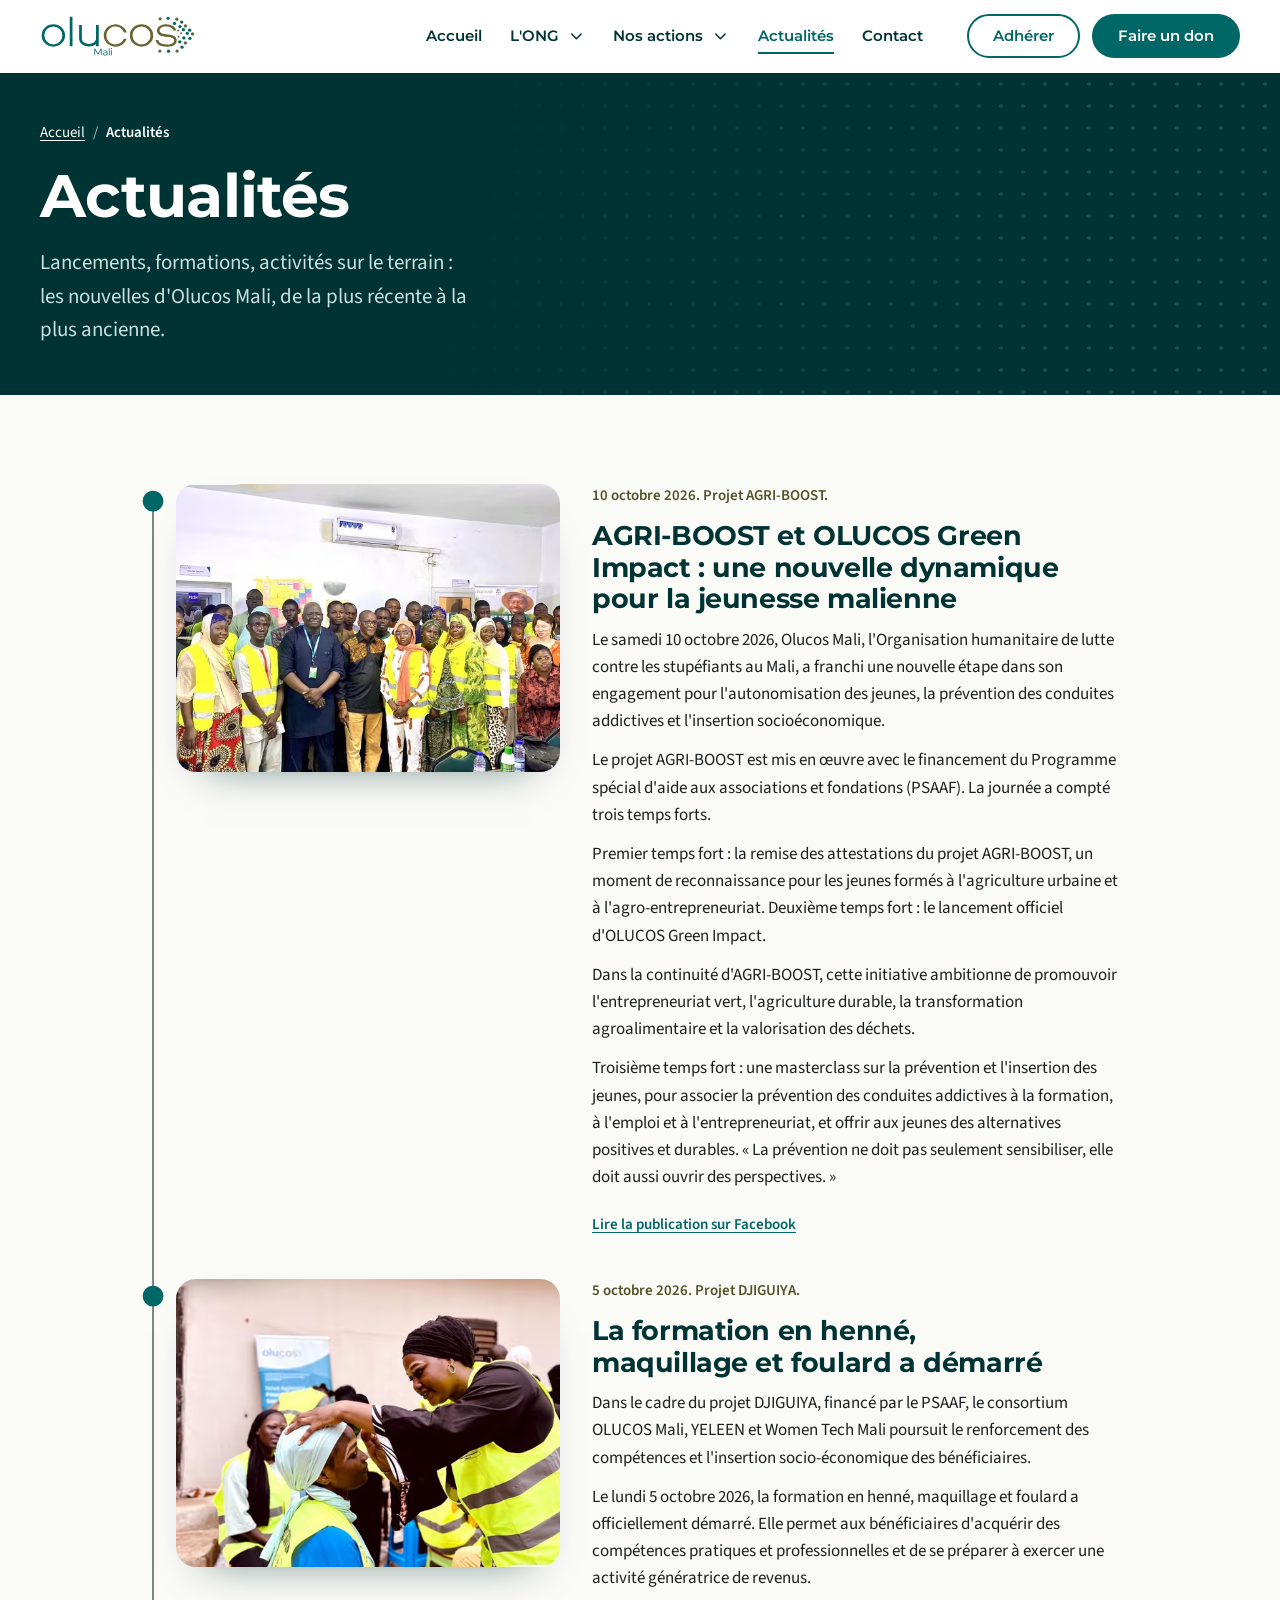
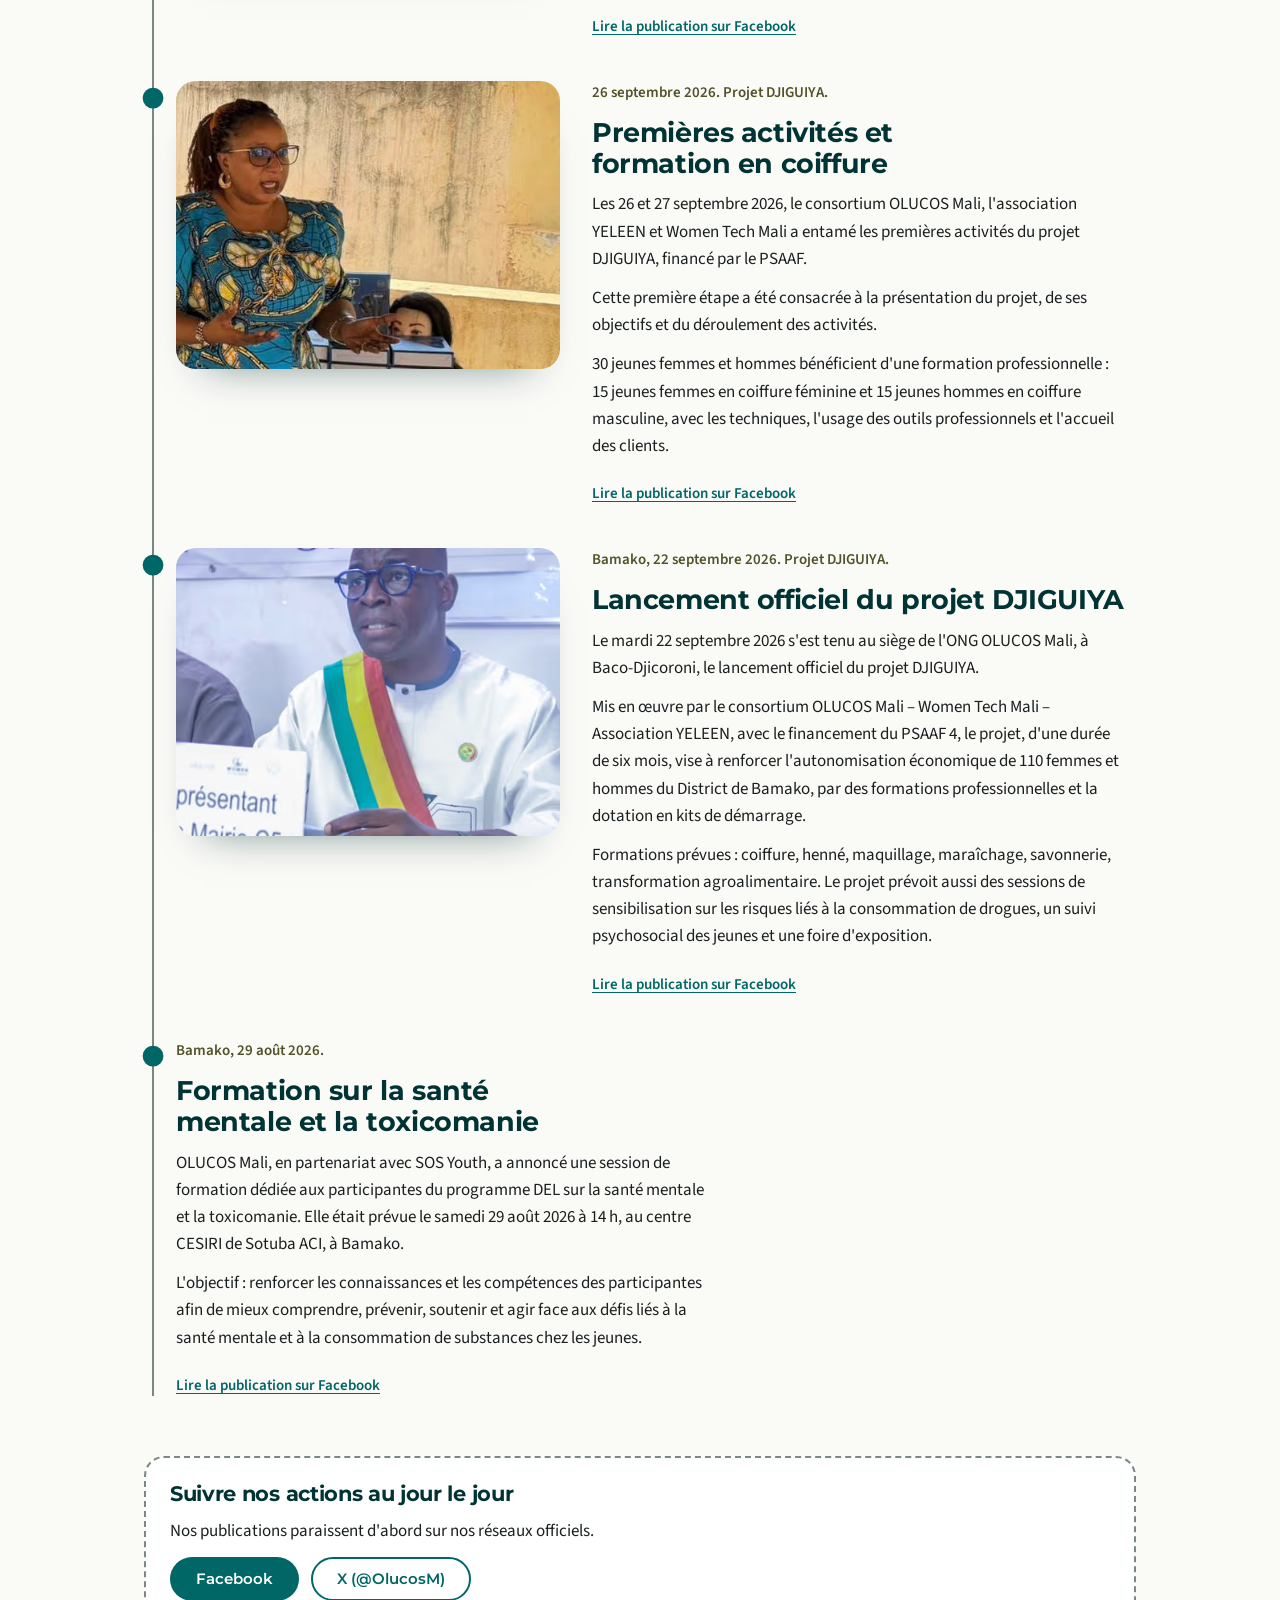
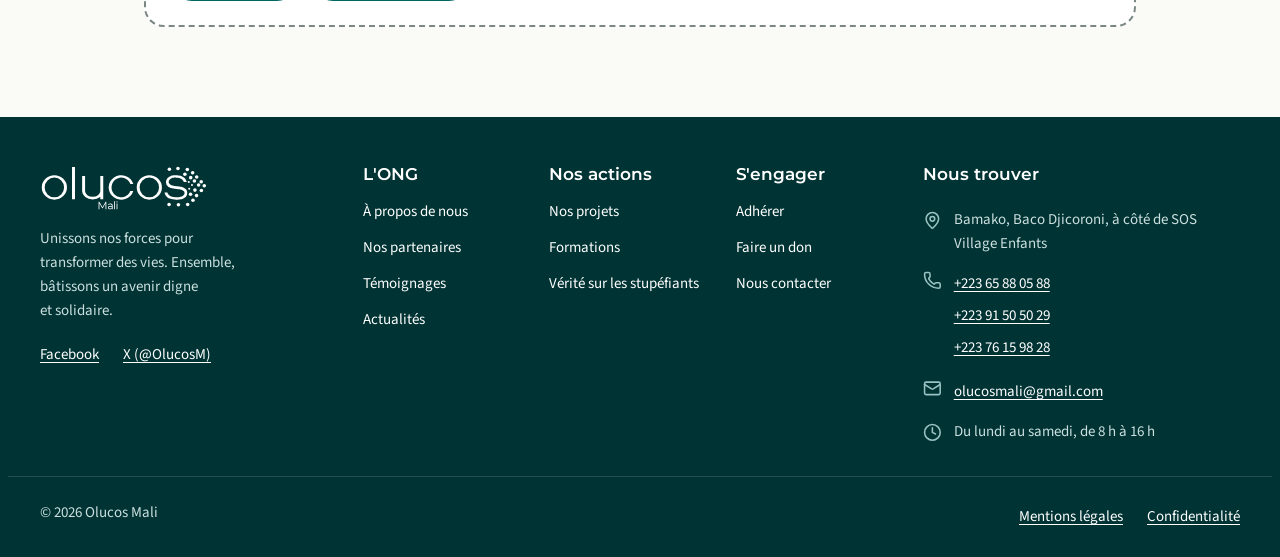
<file: actualites/index.html>
<!doctype html>
<html lang="fr" class="no-js">
<head>
  <meta charset="utf-8">
  <meta name="viewport" content="width=device-width, initial-scale=1">
  <title>Actualités — Olucos Mali</title>
  <meta name="description" content="Les actualités d'Olucos Mali : lancement du projet DJIGUIYA, formations et activités sur le terrain à Bamako.">
  <meta name="theme-color" content="#006666">
  <script>document.documentElement.className = document.documentElement.className.replace('no-js', 'js');</script>

  <link rel="canonical" href="https://olucos-mali.github.io/actualites/">
  <meta property="og:url" content="https://olucos-mali.github.io/actualites/">
  <meta property="og:type" content="website">
  <meta property="og:locale" content="fr_FR">
  <meta property="og:site_name" content="Olucos Mali">
  <meta property="og:title" content="Actualités — Olucos Mali">
  <meta property="og:description" content="Lancements, formations, activités sur le terrain : les nouvelles d'Olucos Mali.">
  <meta property="og:image" content="https://olucos-mali.github.io/assets/images/og-image.png">
  <meta name="twitter:image" content="https://olucos-mali.github.io/assets/images/og-image.png">
  <meta name="twitter:card" content="summary_large_image">
  <meta name="twitter:site" content="@OlucosM">

  <link rel="icon" href="/assets/images/favicon/favicon.ico" sizes="48x48">
  <link rel="icon" href="/assets/images/favicon/favicon.svg" type="image/svg+xml">
  <link rel="apple-touch-icon" href="/assets/images/favicon/apple-touch-icon.png">
  <link rel="manifest" href="/site.webmanifest">

  <link rel="preload" href="/assets/fonts/montserrat-latin-var.woff2" as="font" type="font/woff2" crossorigin>
  <link rel="preload" href="/assets/fonts/source-sans-3-latin-var.woff2" as="font" type="font/woff2" crossorigin>
  <link rel="stylesheet" href="/assets/css/tokens.css">
  <link rel="stylesheet" href="/assets/css/base.css">
  <link rel="stylesheet" href="/assets/css/layout.css">
  <link rel="stylesheet" href="/assets/css/components.css">
  <link rel="stylesheet" href="/assets/css/pages/actualites.css">
  <script type="module" src="/assets/js/pages/actualites.js"></script>
</head>
<body>
  <a class="skip-link" href="#contenu">Aller au contenu</a>

  <!-- ===================== EN-TÊTE (identique sur toutes les pages) ===================== -->
  <header class="site-header" data-header>
    <div class="site-header__inner container">
      <a class="site-header__logo" href="/" aria-label="Olucos Mali — accueil">
        <img src="/assets/images/logo/olucos-mali.svg" alt="Olucos Mali" width="156" height="43">
      </a>

      <button class="nav-toggle" type="button" aria-expanded="false" aria-controls="site-nav" data-nav-toggle>
        <svg class="icon nav-toggle__open" aria-hidden="true"><use href="/assets/images/icons.svg#i-menu"/></svg>
        <svg class="icon nav-toggle__close" aria-hidden="true"><use href="/assets/images/icons.svg#i-x"/></svg>
        <span class="nav-toggle__label">Menu</span>
      </button>

      <nav class="site-nav" id="site-nav" aria-label="Navigation principale" data-nav>
        <ul class="site-nav__list" role="list">
          <li><a class="site-nav__link" href="/">Accueil</a></li>
          <li class="site-nav__group">
            <button class="site-nav__link site-nav__trigger" type="button" aria-expanded="false" aria-controls="menu-ong" data-submenu-toggle>
              L'ONG
              <svg class="icon site-nav__chevron" aria-hidden="true"><use href="/assets/images/icons.svg#i-chevron-down"/></svg>
            </button>
            <ul class="site-nav__submenu" id="menu-ong" role="list">
              <li><a href="/a-propos/">À propos de nous</a></li>
              <li><a href="/partenaires/">Nos partenaires</a></li>
            </ul>
          </li>
          <li class="site-nav__group">
            <button class="site-nav__link site-nav__trigger" type="button" aria-expanded="false" aria-controls="menu-actions" data-submenu-toggle>
              Nos actions
              <svg class="icon site-nav__chevron" aria-hidden="true"><use href="/assets/images/icons.svg#i-chevron-down"/></svg>
            </button>
            <ul class="site-nav__submenu" id="menu-actions" role="list">
              <li><a href="/projets/">Nos projets</a></li>
              <li><a href="/formations/">Formations</a></li>
              <li><a href="/verite-stupefiants/">Vérité sur les stupéfiants</a></li>
            </ul>
          </li>
          <li><a class="site-nav__link" href="/actualites/" aria-current="page">Actualités</a></li>
          <li><a class="site-nav__link" href="/contact/">Contact</a></li>
        </ul>

        <div class="site-nav__actions">
          <a class="button button--outline" href="/adhesion/">Adhérer</a>
          <a class="button button--primary" href="/dons/">Faire un don</a>
        </div>

        <p class="site-nav__phone">
          <svg class="icon" aria-hidden="true"><use href="/assets/images/icons.svg#i-phone"/></svg>
          <a href="tel:+22365880588">+223 65 88 05 88</a>
        </p>
      </nav>
    </div>
  </header>

  <main id="contenu">

    <section class="page-hero page-hero--compact" aria-labelledby="page-title">
      <div class="container">
        <nav class="breadcrumb" aria-label="Fil d'Ariane">
          <ol role="list">
            <li><a href="/">Accueil</a></li>
            <li><a href="/actualites/" aria-current="page">Actualités</a></li>
          </ol>
        </nav>
        <h1 id="page-title" class="page-hero__title">Actualités</h1>
        <p class="page-hero__lead">Lancements, formations, activités sur le terrain : les nouvelles d'Olucos Mali, de la plus récente à la plus ancienne.</p>
      </div>
    </section>

    <section class="section journal-section" aria-label="Dernières actualités">
      <div class="container">
        <div class="journal" data-journal aria-live="polite">
          <p class="state-message">Chargement des actualités…</p>
        </div>

        <aside class="journal-follow" aria-labelledby="follow-title">
          <h2 id="follow-title" class="journal-follow__title">Suivre nos actions au jour le jour</h2>
          <p>Nos publications paraissent d'abord sur nos réseaux officiels.</p>
          <p class="journal-follow__links">
            <a class="button button--primary" href="https://www.facebook.com/OlucosMali/" rel="noopener noreferrer">Facebook</a>
            <a class="button button--outline" href="https://x.com/OlucosM" rel="noopener noreferrer">X (@OlucosM)</a>
          </p>
        </aside>
      </div>
    </section>

  </main>

  <!-- ===================== PIED DE PAGE (identique sur toutes les pages) ===================== -->
  <footer class="site-footer on-dark">
    <div class="site-footer__inner container">
      <div class="site-footer__brand">
        <img src="/assets/images/logo/olucos-mali-blanc.svg" alt="Olucos Mali" width="180" height="50" loading="lazy">
        <p>Unissons nos forces pour transformer des vies. Ensemble, bâtissons un avenir digne et solidaire.</p>
        <ul class="site-footer__social" role="list">
          <li><a href="https://www.facebook.com/OlucosMali/" rel="noopener noreferrer">Facebook</a></li>
          <li><a href="https://x.com/OlucosM" rel="noopener noreferrer">X (@OlucosM)</a></li>
        </ul>
      </div>

      <nav class="site-footer__nav" aria-label="Plan du site">
        <div>
          <h2 class="site-footer__title">L'ONG</h2>
          <ul role="list">
            <li><a href="/a-propos/">À propos de nous</a></li>
            <li><a href="/partenaires/">Nos partenaires</a></li>
            <li><a href="/temoignages/">Témoignages</a></li>
            <li><a href="/actualites/">Actualités</a></li>
          </ul>
        </div>
        <div>
          <h2 class="site-footer__title">Nos actions</h2>
          <ul role="list">
            <li><a href="/projets/">Nos projets</a></li>
            <li><a href="/formations/">Formations</a></li>
            <li><a href="/verite-stupefiants/">Vérité sur les stupéfiants</a></li>
          </ul>
        </div>
        <div>
          <h2 class="site-footer__title">S'engager</h2>
          <ul role="list">
            <li><a href="/adhesion/">Adhérer</a></li>
            <li><a href="/dons/">Faire un don</a></li>
            <li><a href="/contact/">Nous contacter</a></li>
          </ul>
        </div>
      </nav>

      <address class="site-footer__contact">
        <h2 class="site-footer__title">Nous trouver</h2>
        <p>
          <svg class="icon" aria-hidden="true"><use href="/assets/images/icons.svg#i-map-pin"/></svg>
          <span>Bamako, Baco Djicoroni, à côté de SOS Village Enfants</span>
        </p>
        <p>
          <svg class="icon" aria-hidden="true"><use href="/assets/images/icons.svg#i-phone"/></svg>
          <span><a href="tel:+22365880588">+223 65 88 05 88</a><br><a href="tel:+22391505029">+223 91 50 50 29</a><br><a href="tel:+22376159828">+223 76 15 98 28</a></span>
        </p>
        <p>
          <svg class="icon" aria-hidden="true"><use href="/assets/images/icons.svg#i-mail"/></svg>
          <a href="mailto:olucosmali@gmail.com">olucosmali@gmail.com</a>
        </p>
        <p>
          <svg class="icon" aria-hidden="true"><use href="/assets/images/icons.svg#i-clock"/></svg>
          <span>Du lundi au samedi, de 8&nbsp;h à 16&nbsp;h</span>
        </p>
      </address>
    </div>

    <div class="site-footer__legal container">
      <p>© <span data-year>2026</span> Olucos Mali</p>
      <ul role="list">
        <li><a href="/mentions-legales/">Mentions légales</a></li>
        <li><a href="/confidentialite/">Confidentialité</a></li>
      </ul>
    </div>
  </footer>
</body>
</html>
</file>
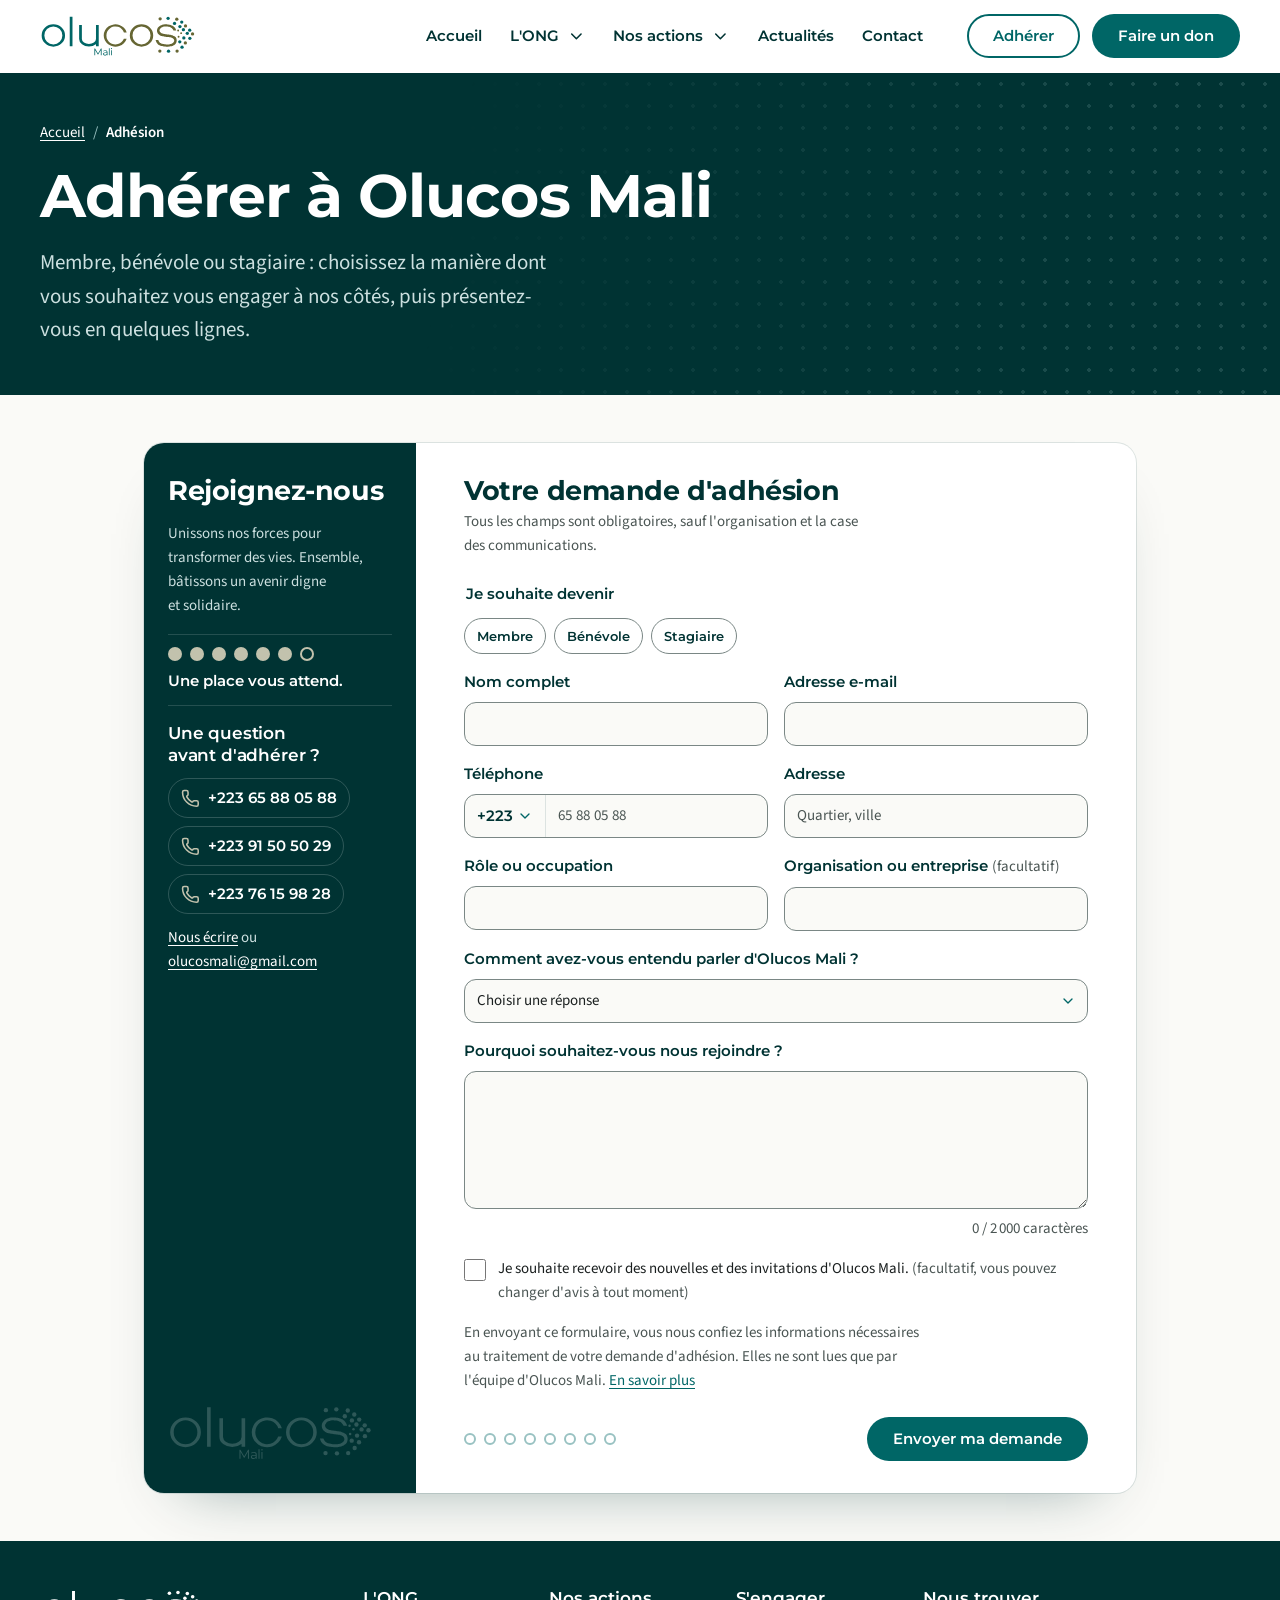
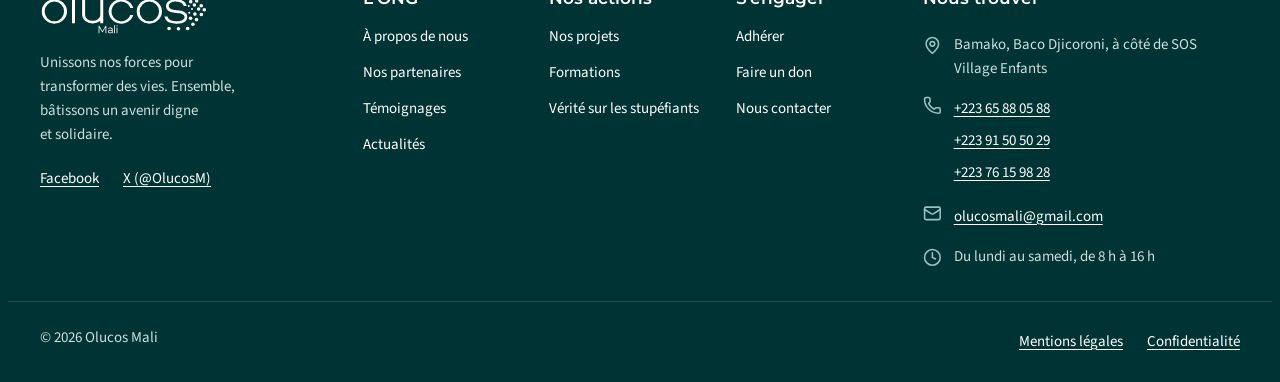
<file: adhesion/index.html>
<!doctype html>
<html lang="fr" class="no-js">
<head>
  <meta charset="utf-8">
  <meta name="viewport" content="width=device-width, initial-scale=1">
  <title>Adhérer — Olucos Mali</title>
  <meta name="description" content="Rejoignez Olucos Mali comme membre, bénévole ou stagiaire : remplissez le formulaire d'adhésion et engagez-vous auprès de l'ONG à Bamako.">
  <meta name="theme-color" content="#006666">
  <script>document.documentElement.className = document.documentElement.className.replace('no-js', 'js');</script>

  <link rel="canonical" href="https://olucos-mali.github.io/adhesion/">
  <meta property="og:url" content="https://olucos-mali.github.io/adhesion/">
  <meta property="og:type" content="website">
  <meta property="og:locale" content="fr_FR">
  <meta property="og:site_name" content="Olucos Mali">
  <meta property="og:title" content="Adhérer à Olucos Mali">
  <meta property="og:description" content="Membre, bénévole ou stagiaire : rejoignez Olucos Mali et agissez avec nous pour les femmes, les jeunes et les enfants.">
  <meta property="og:image" content="https://olucos-mali.github.io/assets/images/og-image.png">
  <meta name="twitter:image" content="https://olucos-mali.github.io/assets/images/og-image.png">
  <meta name="twitter:card" content="summary_large_image">
  <meta name="twitter:site" content="@OlucosM">

  <link rel="icon" href="/assets/images/favicon/favicon.ico" sizes="48x48">
  <link rel="icon" href="/assets/images/favicon/favicon.svg" type="image/svg+xml">
  <link rel="apple-touch-icon" href="/assets/images/favicon/apple-touch-icon.png">
  <link rel="manifest" href="/site.webmanifest">

  <link rel="preload" href="/assets/fonts/montserrat-latin-var.woff2" as="font" type="font/woff2" crossorigin>
  <link rel="preload" href="/assets/fonts/source-sans-3-latin-var.woff2" as="font" type="font/woff2" crossorigin>
  <link rel="stylesheet" href="/assets/css/tokens.css">
  <link rel="stylesheet" href="/assets/css/base.css">
  <link rel="stylesheet" href="/assets/css/layout.css">
  <link rel="stylesheet" href="/assets/css/components.css">
  <link rel="stylesheet" href="/assets/css/pages/contact.css">
  <link rel="stylesheet" href="/assets/css/pages/adhesion.css">
  <script type="module" src="/assets/js/pages/adhesion.js"></script>
</head>
<body>
  <a class="skip-link" href="#contenu">Aller au contenu</a>

  <!-- ===================== EN-TÊTE (identique sur toutes les pages) ===================== -->
  <header class="site-header" data-header>
    <div class="site-header__inner container">
      <a class="site-header__logo" href="/" aria-label="Olucos Mali — accueil">
        <img src="/assets/images/logo/olucos-mali.svg" alt="Olucos Mali" width="156" height="43">
      </a>

      <button class="nav-toggle" type="button" aria-expanded="false" aria-controls="site-nav" data-nav-toggle>
        <svg class="icon nav-toggle__open" aria-hidden="true"><use href="/assets/images/icons.svg#i-menu"/></svg>
        <svg class="icon nav-toggle__close" aria-hidden="true"><use href="/assets/images/icons.svg#i-x"/></svg>
        <span class="nav-toggle__label">Menu</span>
      </button>

      <nav class="site-nav" id="site-nav" aria-label="Navigation principale" data-nav>
        <ul class="site-nav__list" role="list">
          <li><a class="site-nav__link" href="/">Accueil</a></li>
          <li class="site-nav__group">
            <button class="site-nav__link site-nav__trigger" type="button" aria-expanded="false" aria-controls="menu-ong" data-submenu-toggle>
              L'ONG
              <svg class="icon site-nav__chevron" aria-hidden="true"><use href="/assets/images/icons.svg#i-chevron-down"/></svg>
            </button>
            <ul class="site-nav__submenu" id="menu-ong" role="list">
              <li><a href="/a-propos/">À propos de nous</a></li>
              <li><a href="/partenaires/">Nos partenaires</a></li>
            </ul>
          </li>
          <li class="site-nav__group">
            <button class="site-nav__link site-nav__trigger" type="button" aria-expanded="false" aria-controls="menu-actions" data-submenu-toggle>
              Nos actions
              <svg class="icon site-nav__chevron" aria-hidden="true"><use href="/assets/images/icons.svg#i-chevron-down"/></svg>
            </button>
            <ul class="site-nav__submenu" id="menu-actions" role="list">
              <li><a href="/projets/">Nos projets</a></li>
              <li><a href="/formations/">Formations</a></li>
              <li><a href="/verite-stupefiants/">Vérité sur les stupéfiants</a></li>
            </ul>
          </li>
          <li><a class="site-nav__link" href="/actualites/">Actualités</a></li>
          <li><a class="site-nav__link" href="/contact/">Contact</a></li>
        </ul>

        <div class="site-nav__actions">
          <a class="button button--outline" href="/adhesion/" aria-current="page">Adhérer</a>
          <a class="button button--primary" href="/dons/">Faire un don</a>
        </div>

        <p class="site-nav__phone">
          <svg class="icon" aria-hidden="true"><use href="/assets/images/icons.svg#i-phone"/></svg>
          <a href="tel:+22365880588">+223 65 88 05 88</a>
        </p>
      </nav>
    </div>
  </header>

  <main id="contenu">

    <section class="page-hero page-hero--compact" aria-labelledby="page-title">
      <div class="container">
        <nav class="breadcrumb" aria-label="Fil d'Ariane">
          <ol role="list">
            <li><a href="/">Accueil</a></li>
            <li><a href="/adhesion/" aria-current="page">Adhésion</a></li>
          </ol>
        </nav>
        <h1 id="page-title" class="page-hero__title">Adhérer à Olucos Mali</h1>
        <p class="page-hero__lead">Membre, bénévole ou stagiaire : choisissez la manière dont vous souhaitez vous engager à nos côtés, puis présentez-vous en quelques lignes.</p>
      </div>
    </section>

    <section class="contact adhesion section contact--compact" aria-label="Formulaire d'adhésion">
      <div class="container">
        <div class="contact__panel">

          <!-- ===================== PANNEAU SOMBRE ===================== -->
          <aside class="contact__info on-dark" aria-labelledby="info-title">
            <h2 id="info-title" class="contact__info-title">Rejoignez-nous</h2>
            <p class="contact__info-lead">Unissons nos forces pour transformer des vies. Ensemble, bâtissons un avenir digne et solidaire.</p>

            <!-- Un point = une personne : la dernière place est vide, elle se remplit quand la demande est envoyée -->
            <div class="join-line" data-join-line>
              <span class="join-line__dots" aria-hidden="true"><i></i><i></i><i></i><i></i><i></i><i></i><i class="join-line__free" data-join-free></i></span>
              <span class="join-line__text">Une place vous attend.</span>
            </div>

            <div class="adhesion__ask">
              <h3 class="adhesion__ask-title">Une question avant d'adhérer ?</h3>
              <ul class="info-phones" role="list" aria-label="Nos numéros de téléphone">
                <li><a href="tel:+22365880588"><svg class="icon" aria-hidden="true"><use href="/assets/images/icons.svg#i-phone"/></svg>+223 65 88 05 88</a></li>
                <li><a href="tel:+22391505029"><svg class="icon" aria-hidden="true"><use href="/assets/images/icons.svg#i-phone"/></svg>+223 91 50 50 29</a></li>
                <li><a href="tel:+22376159828"><svg class="icon" aria-hidden="true"><use href="/assets/images/icons.svg#i-phone"/></svg>+223 76 15 98 28</a></li>
              </ul>
              <p class="adhesion__ask-mail"><a href="/contact/?sujet=Adh%C3%A9sion%2C%20b%C3%A9n%C3%A9volat%20ou%20stage">Nous écrire</a> ou <a href="mailto:olucosmali@gmail.com">olucosmali@gmail.com</a></p>
            </div>
          </aside>

          <!-- ===================== FORMULAIRE ===================== -->
          <div class="contact__form-wrap">
            <h2 class="contact__title">Votre demande d'adhésion</h2>
            <p class="contact__hint">Tous les champs sont obligatoires, sauf l'organisation et la case des communications.</p>

            <form class="form" data-adhesion-form novalidate>
              <div class="error-summary" data-error-summary role="alert" hidden></div>

              <fieldset class="topics" id="adh-type">
                <legend class="field__label">Je souhaite devenir</legend>
                <div class="topics__list" data-types></div>
              </fieldset>

              <div class="form__row">
                <div class="field">
                  <label class="field__label" for="adh-nom">Nom complet</label>
                  <input class="field__input" id="adh-nom" name="name" type="text" autocomplete="name" maxlength="100" required>
                </div>
                <div class="field">
                  <label class="field__label" for="adh-email">Adresse e-mail</label>
                  <input class="field__input" id="adh-email" name="email" type="email" autocomplete="email" inputmode="email" maxlength="150" required>
                </div>
              </div>

              <div class="form__row">
                <div class="field">
                  <label class="field__label" for="adh-tel">Téléphone</label>
                  <div class="phone-field">
                    <div class="phone-field__country">
                      <span class="phone-field__code" data-phone-code aria-hidden="true">+223</span>
                      <svg class="icon phone-field__chevron" aria-hidden="true"><use href="/assets/images/icons.svg#i-chevron-down"/></svg>
                      <select class="phone-field__select" name="phoneCountry" data-phone-country aria-label="Indicatif du pays" autocomplete="tel-country-code">
                        <option value="+223">+223 Mali</option>
                      </select>
                    </div>
                    <input class="phone-field__number" id="adh-tel" name="phone" type="tel" autocomplete="tel-national" inputmode="tel" maxlength="20" placeholder="65 88 05 88" required>
                  </div>
                </div>
                <div class="field">
                  <label class="field__label" for="adh-adresse">Adresse</label>
                  <input class="field__input" id="adh-adresse" name="address" type="text" autocomplete="street-address" maxlength="200" placeholder="Quartier, ville" required>
                </div>
              </div>

              <div class="form__row">
                <div class="field">
                  <label class="field__label" for="adh-role">Rôle ou occupation</label>
                  <input class="field__input" id="adh-role" name="role" type="text" autocomplete="organization-title" maxlength="100" required>
                </div>
                <div class="field">
                  <label class="field__label" for="adh-organisation">Organisation ou entreprise <span class="field__opt">(facultatif)</span></label>
                  <input class="field__input" id="adh-organisation" name="organisation" type="text" autocomplete="organization" maxlength="150">
                </div>
              </div>

              <div class="field">
                <label class="field__label" for="adh-source">Comment avez-vous entendu parler d'Olucos Mali ?</label>
                <div class="select-field">
                  <select class="field__input" id="adh-source" name="source" required data-sources>
                    <option value="">Choisir une réponse</option>
                  </select>
                  <svg class="icon" aria-hidden="true"><use href="/assets/images/icons.svg#i-chevron-down"/></svg>
                </div>
              </div>

              <div class="field">
                <label class="field__label" for="adh-motivation">Pourquoi souhaitez-vous nous rejoindre ?</label>
                <textarea class="field__input field__textarea" id="adh-motivation" name="motivation" rows="5" maxlength="2000" required aria-describedby="adh-motivation-compteur"></textarea>
                <p class="field__help field__count" id="adh-motivation-compteur" data-count-for="adh-motivation">0 / 2 000 caractères</p>
              </div>

              <!-- Champ piège anti-robots : invisible pour les personnes, rempli par les robots -->
              <div class="form__trap" aria-hidden="true">
                <label for="adh-botcheck">Ne pas remplir</label>
                <input id="adh-botcheck" name="botcheck" type="checkbox" tabindex="-1" autocomplete="off">
              </div>

              <div class="field field--check">
                <input class="field__checkbox" id="adh-communications" name="communications" type="checkbox">
                <label class="field__label" for="adh-communications">Je souhaite recevoir des nouvelles et des invitations d'Olucos Mali. <span class="field__opt">(facultatif, vous pouvez changer d'avis à tout moment)</span></label>
              </div>

              <p class="adhesion__note">En envoyant ce formulaire, vous nous confiez les informations nécessaires au traitement de votre demande d'adhésion. Elles ne sont lues que par l'équipe d'Olucos Mali. <a href="/confidentialite/">En savoir plus</a></p>

              <div class="form__actions">
                <div class="form__progress" data-progress aria-hidden="true"></div>
                <button class="button button--primary form__submit" type="submit" data-submit>
                  <span class="form__spinner" aria-hidden="true"></span>
                  <span data-submit-label>Envoyer ma demande</span>
                </button>
              </div>

              <div class="form__status" data-form-status role="status" aria-live="polite" tabindex="-1" hidden></div>
            </form>
          </div>
        </div>
      </div>
    </section>

  </main>

  <!-- ===================== PIED DE PAGE (identique sur toutes les pages) ===================== -->
  <footer class="site-footer on-dark">
    <div class="site-footer__inner container">
      <div class="site-footer__brand">
        <img src="/assets/images/logo/olucos-mali-blanc.svg" alt="Olucos Mali" width="180" height="50" loading="lazy">
        <p>Unissons nos forces pour transformer des vies. Ensemble, bâtissons un avenir digne et solidaire.</p>
        <ul class="site-footer__social" role="list">
          <li><a href="https://www.facebook.com/OlucosMali/" rel="noopener noreferrer">Facebook</a></li>
          <li><a href="https://x.com/OlucosM" rel="noopener noreferrer">X (@OlucosM)</a></li>
        </ul>
      </div>

      <nav class="site-footer__nav" aria-label="Plan du site">
        <div>
          <h2 class="site-footer__title">L'ONG</h2>
          <ul role="list">
            <li><a href="/a-propos/">À propos de nous</a></li>
            <li><a href="/partenaires/">Nos partenaires</a></li>
            <li><a href="/temoignages/">Témoignages</a></li>
            <li><a href="/actualites/">Actualités</a></li>
          </ul>
        </div>
        <div>
          <h2 class="site-footer__title">Nos actions</h2>
          <ul role="list">
            <li><a href="/projets/">Nos projets</a></li>
            <li><a href="/formations/">Formations</a></li>
            <li><a href="/verite-stupefiants/">Vérité sur les stupéfiants</a></li>
          </ul>
        </div>
        <div>
          <h2 class="site-footer__title">S'engager</h2>
          <ul role="list">
            <li><a href="/adhesion/">Adhérer</a></li>
            <li><a href="/dons/">Faire un don</a></li>
            <li><a href="/contact/">Nous contacter</a></li>
          </ul>
        </div>
      </nav>

      <address class="site-footer__contact">
        <h2 class="site-footer__title">Nous trouver</h2>
        <p>
          <svg class="icon" aria-hidden="true"><use href="/assets/images/icons.svg#i-map-pin"/></svg>
          <span>Bamako, Baco Djicoroni, à côté de SOS Village Enfants</span>
        </p>
        <p>
          <svg class="icon" aria-hidden="true"><use href="/assets/images/icons.svg#i-phone"/></svg>
          <span><a href="tel:+22365880588">+223 65 88 05 88</a><br><a href="tel:+22391505029">+223 91 50 50 29</a><br><a href="tel:+22376159828">+223 76 15 98 28</a></span>
        </p>
        <p>
          <svg class="icon" aria-hidden="true"><use href="/assets/images/icons.svg#i-mail"/></svg>
          <a href="mailto:olucosmali@gmail.com">olucosmali@gmail.com</a>
        </p>
        <p>
          <svg class="icon" aria-hidden="true"><use href="/assets/images/icons.svg#i-clock"/></svg>
          <span>Du lundi au samedi, de 8&nbsp;h à 16&nbsp;h</span>
        </p>
      </address>
    </div>

    <div class="site-footer__legal container">
      <p>© <span data-year>2026</span> Olucos Mali</p>
      <ul role="list">
        <li><a href="/mentions-legales/">Mentions légales</a></li>
        <li><a href="/confidentialite/">Confidentialité</a></li>
      </ul>
    </div>
  </footer>
</body>
</html>
</file>
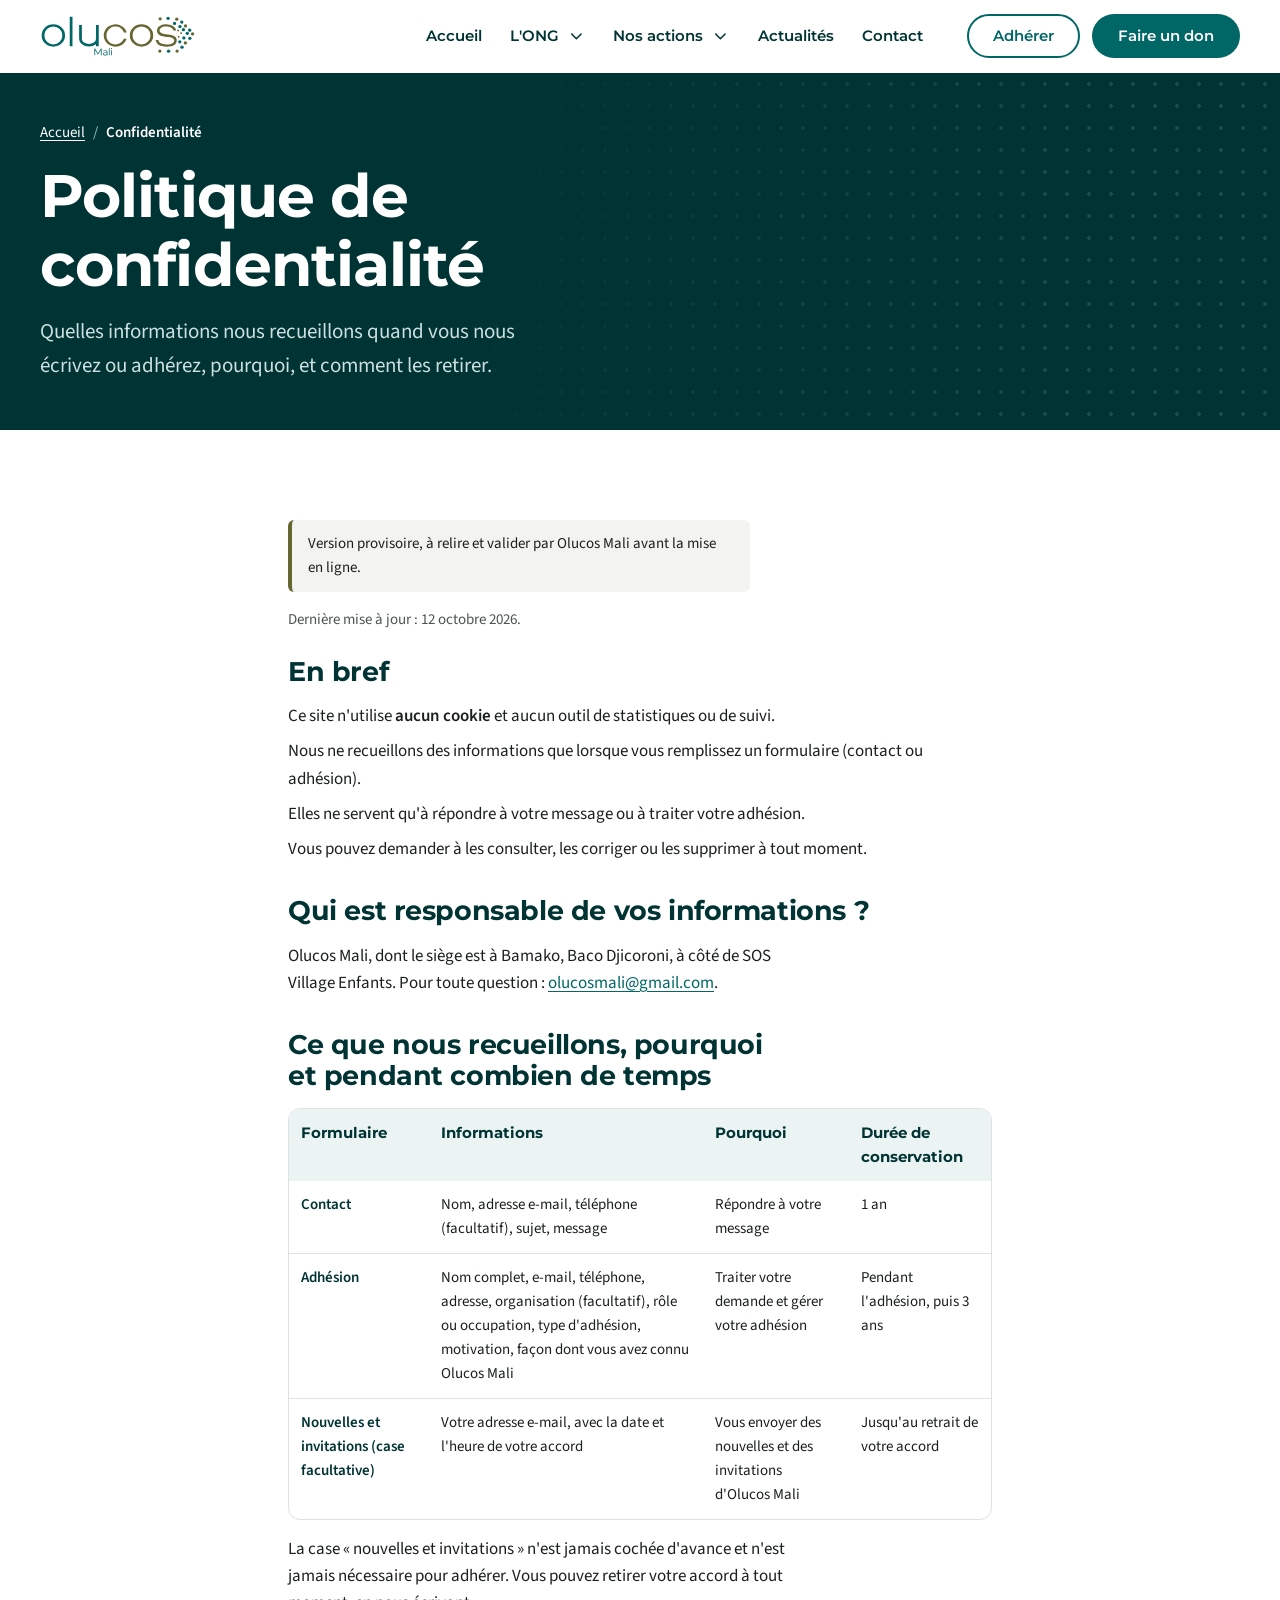
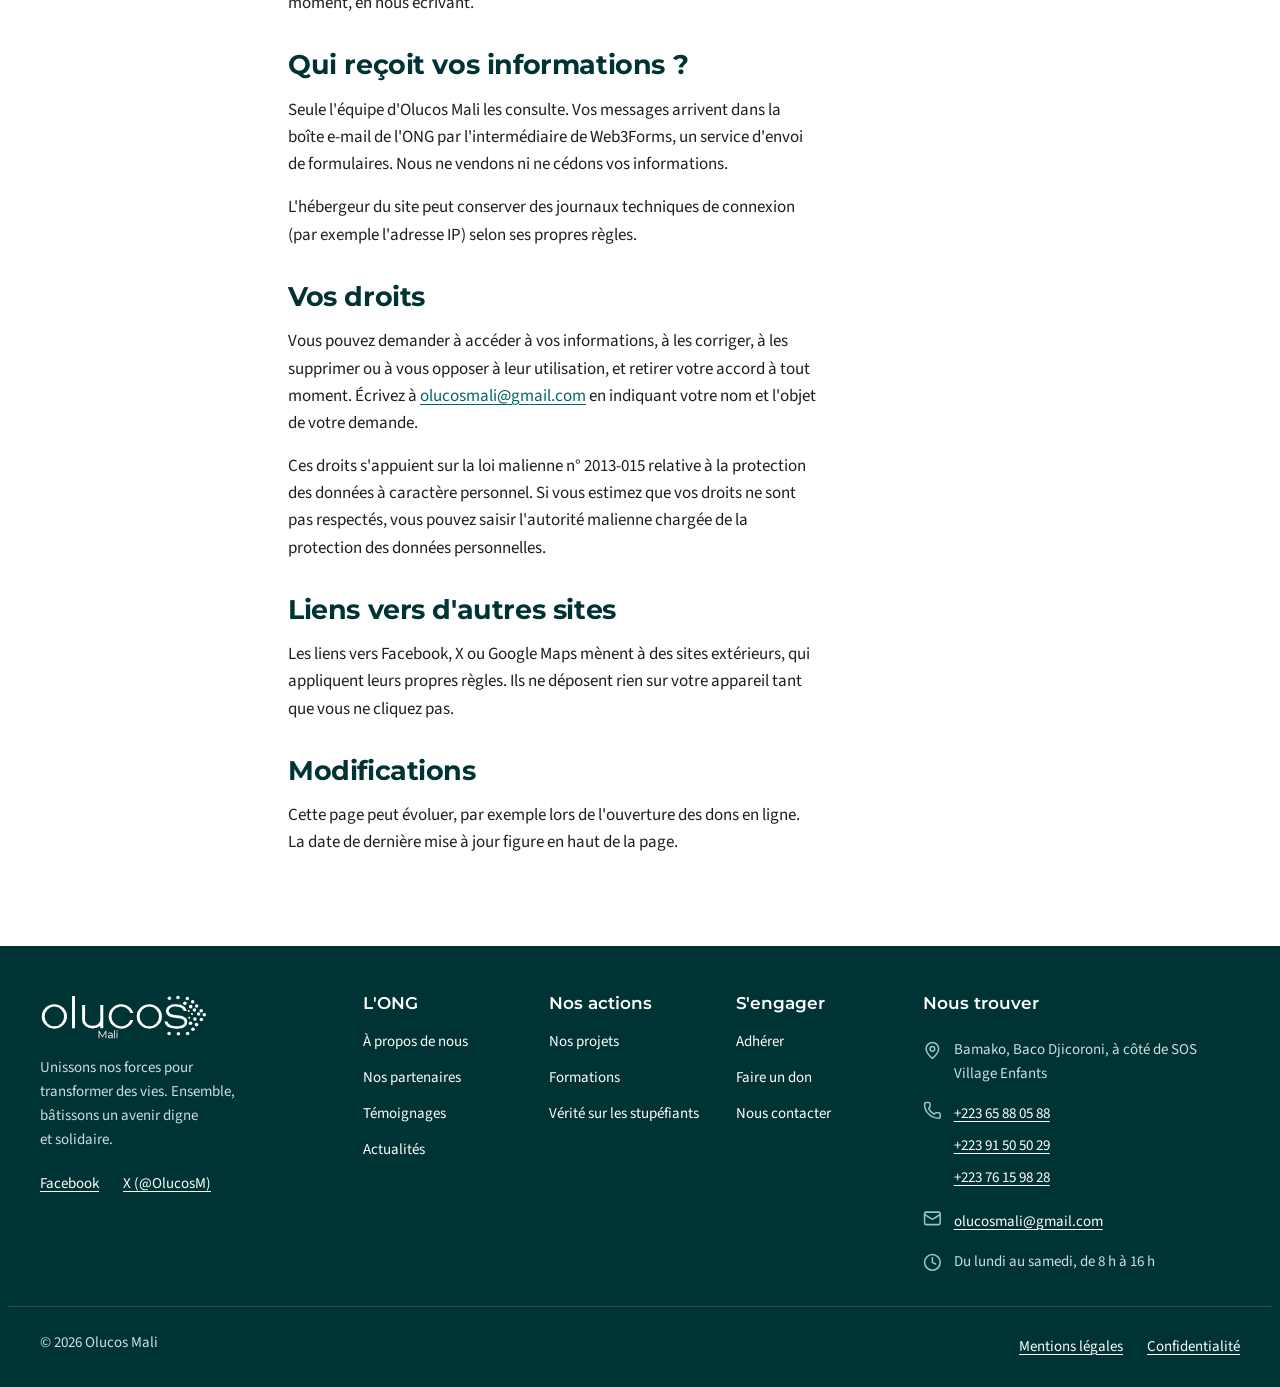
<file: confidentialite/index.html>
<!doctype html>
<html lang="fr" class="no-js">
<head>
  <meta charset="utf-8">
  <meta name="viewport" content="width=device-width, initial-scale=1">
  <title>Politique de confidentialité — Olucos Mali</title>
  <meta name="description" content="Politique de confidentialité d'Olucos Mali : informations recueillies par les formulaires, durée de conservation et vos droits.">
  <meta name="theme-color" content="#006666">
  <script>document.documentElement.className = document.documentElement.className.replace('no-js', 'js');</script>

  <link rel="canonical" href="https://olucos-mali.github.io/confidentialite/">
  <meta property="og:url" content="https://olucos-mali.github.io/confidentialite/">
  <meta property="og:type" content="website">
  <meta property="og:locale" content="fr_FR">
  <meta property="og:site_name" content="Olucos Mali">
  <meta property="og:title" content="Politique de confidentialité — Olucos Mali">
  <meta property="og:description" content="Quelles informations nous recueillons, pourquoi, et comment les retirer.">
  <meta property="og:image" content="https://olucos-mali.github.io/assets/images/og-image.png">
  <meta name="twitter:image" content="https://olucos-mali.github.io/assets/images/og-image.png">
  <meta name="twitter:card" content="summary_large_image">
  <meta name="twitter:site" content="@OlucosM">

  <link rel="icon" href="/assets/images/favicon/favicon.ico" sizes="48x48">
  <link rel="icon" href="/assets/images/favicon/favicon.svg" type="image/svg+xml">
  <link rel="apple-touch-icon" href="/assets/images/favicon/apple-touch-icon.png">
  <link rel="manifest" href="/site.webmanifest">

  <link rel="preload" href="/assets/fonts/montserrat-latin-var.woff2" as="font" type="font/woff2" crossorigin>
  <link rel="preload" href="/assets/fonts/source-sans-3-latin-var.woff2" as="font" type="font/woff2" crossorigin>
  <link rel="stylesheet" href="/assets/css/tokens.css">
  <link rel="stylesheet" href="/assets/css/base.css">
  <link rel="stylesheet" href="/assets/css/layout.css">
  <link rel="stylesheet" href="/assets/css/components.css">
  <link rel="stylesheet" href="/assets/css/pages/legal.css">
  <script type="module" src="/assets/js/pages/simple.js"></script>
</head>
<body>
  <a class="skip-link" href="#contenu">Aller au contenu</a>

  <!-- ===================== EN-TÊTE (identique sur toutes les pages) ===================== -->
  <header class="site-header" data-header>
    <div class="site-header__inner container">
      <a class="site-header__logo" href="/" aria-label="Olucos Mali — accueil">
        <img src="/assets/images/logo/olucos-mali.svg" alt="Olucos Mali" width="156" height="43">
      </a>

      <button class="nav-toggle" type="button" aria-expanded="false" aria-controls="site-nav" data-nav-toggle>
        <svg class="icon nav-toggle__open" aria-hidden="true"><use href="/assets/images/icons.svg#i-menu"/></svg>
        <svg class="icon nav-toggle__close" aria-hidden="true"><use href="/assets/images/icons.svg#i-x"/></svg>
        <span class="nav-toggle__label">Menu</span>
      </button>

      <nav class="site-nav" id="site-nav" aria-label="Navigation principale" data-nav>
        <ul class="site-nav__list" role="list">
          <li><a class="site-nav__link" href="/">Accueil</a></li>
          <li class="site-nav__group">
            <button class="site-nav__link site-nav__trigger" type="button" aria-expanded="false" aria-controls="menu-ong" data-submenu-toggle>
              L'ONG
              <svg class="icon site-nav__chevron" aria-hidden="true"><use href="/assets/images/icons.svg#i-chevron-down"/></svg>
            </button>
            <ul class="site-nav__submenu" id="menu-ong" role="list">
              <li><a href="/a-propos/">À propos de nous</a></li>
              <li><a href="/partenaires/">Nos partenaires</a></li>
            </ul>
          </li>
          <li class="site-nav__group">
            <button class="site-nav__link site-nav__trigger" type="button" aria-expanded="false" aria-controls="menu-actions" data-submenu-toggle>
              Nos actions
              <svg class="icon site-nav__chevron" aria-hidden="true"><use href="/assets/images/icons.svg#i-chevron-down"/></svg>
            </button>
            <ul class="site-nav__submenu" id="menu-actions" role="list">
              <li><a href="/projets/">Nos projets</a></li>
              <li><a href="/formations/">Formations</a></li>
              <li><a href="/verite-stupefiants/">Vérité sur les stupéfiants</a></li>
            </ul>
          </li>
          <li><a class="site-nav__link" href="/actualites/">Actualités</a></li>
          <li><a class="site-nav__link" href="/contact/">Contact</a></li>
        </ul>

        <div class="site-nav__actions">
          <a class="button button--outline" href="/adhesion/">Adhérer</a>
          <a class="button button--primary" href="/dons/">Faire un don</a>
        </div>

        <p class="site-nav__phone">
          <svg class="icon" aria-hidden="true"><use href="/assets/images/icons.svg#i-phone"/></svg>
          <a href="tel:+22365880588">+223 65 88 05 88</a>
        </p>
      </nav>
    </div>
  </header>

  <main id="contenu">

    <section class="page-hero page-hero--compact" aria-labelledby="page-title">
      <div class="container">
        <nav class="breadcrumb" aria-label="Fil d'Ariane">
          <ol role="list">
            <li><a href="/">Accueil</a></li>
            <li><a href="/confidentialite/" aria-current="page">Confidentialité</a></li>
          </ol>
        </nav>
        <h1 id="page-title" class="page-hero__title">Politique de confidentialité</h1>
        <p class="page-hero__lead">Quelles informations nous recueillons quand vous nous écrivez ou adhérez, pourquoi, et comment les retirer.</p>
      </div>
    </section>

    <section class="section legal" aria-label="Politique de confidentialité">
      <div class="container legal__inner">
        <p class="legal__draft" role="note">Version provisoire, à relire et valider par Olucos Mali avant la mise en ligne.</p>
        <p class="legal__updated">Dernière mise à jour : 12 octobre 2026.</p>

        <h2 class="legal__title">En bref</h2>
        <ul class="legal__bullets" role="list">
          <li>Ce site n'utilise <strong>aucun cookie</strong> et aucun outil de statistiques ou de suivi.</li>
          <li>Nous ne recueillons des informations que lorsque vous remplissez un formulaire (contact ou adhésion).</li>
          <li>Elles ne servent qu'à répondre à votre message ou à traiter votre adhésion.</li>
          <li>Vous pouvez demander à les consulter, les corriger ou les supprimer à tout moment.</li>
        </ul>

        <h2 class="legal__title">Qui est responsable de vos informations ?</h2>
        <p>Olucos Mali, dont le siège est à Bamako, Baco Djicoroni, à côté de SOS Village Enfants. Pour toute question : <a href="mailto:olucosmali@gmail.com">olucosmali@gmail.com</a>.</p>

        <h2 class="legal__title">Ce que nous recueillons, pourquoi et pendant combien de temps</h2>
        <div class="legal__table" role="region" aria-label="Données recueillies" tabindex="0">
          <table>
            <thead><tr><th scope="col">Formulaire</th><th scope="col">Informations</th><th scope="col">Pourquoi</th><th scope="col">Durée de conservation</th></tr></thead>
            <tbody>
              <tr><th scope="row">Contact</th><td>Nom, adresse e-mail, téléphone (facultatif), sujet, message</td><td>Répondre à votre message</td><td>1 an</td></tr>
              <tr><th scope="row">Adhésion</th><td>Nom complet, e-mail, téléphone, adresse, organisation (facultatif), rôle ou occupation, type d'adhésion, motivation, façon dont vous avez connu Olucos Mali</td><td>Traiter votre demande et gérer votre adhésion</td><td>Pendant l'adhésion, puis 3 ans</td></tr>
              <tr><th scope="row">Nouvelles et invitations (case facultative)</th><td>Votre adresse e-mail, avec la date et l'heure de votre accord</td><td>Vous envoyer des nouvelles et des invitations d'Olucos Mali</td><td>Jusqu'au retrait de votre accord</td></tr>
            </tbody>
          </table>
        </div>
        <p>La case « nouvelles et invitations » n'est jamais cochée d'avance et n'est jamais nécessaire pour adhérer. Vous pouvez retirer votre accord à tout moment, en nous écrivant.</p>

        <h2 class="legal__title">Qui reçoit vos informations ?</h2>
        <p>Seule l'équipe d'Olucos Mali les consulte. Vos messages arrivent dans la boîte e-mail de l'ONG par l'intermédiaire de Web3Forms, un service d'envoi de formulaires. Nous ne vendons ni ne cédons vos informations.</p>
        <p>L'hébergeur du site peut conserver des journaux techniques de connexion (par exemple l'adresse IP) selon ses propres règles.</p>

        <h2 class="legal__title">Vos droits</h2>
        <p>Vous pouvez demander à accéder à vos informations, à les corriger, à les supprimer ou à vous opposer à leur utilisation, et retirer votre accord à tout moment. Écrivez à <a href="mailto:olucosmali@gmail.com">olucosmali@gmail.com</a> en indiquant votre nom et l'objet de votre demande.</p>
        <p>Ces droits s'appuient sur la loi malienne n° 2013-015 relative à la protection des données à caractère personnel. Si vous estimez que vos droits ne sont pas respectés, vous pouvez saisir l'autorité malienne chargée de la protection des données personnelles.</p>

        <h2 class="legal__title">Liens vers d'autres sites</h2>
        <p>Les liens vers Facebook, X ou Google Maps mènent à des sites extérieurs, qui appliquent leurs propres règles. Ils ne déposent rien sur votre appareil tant que vous ne cliquez pas.</p>

        <h2 class="legal__title">Modifications</h2>
        <p>Cette page peut évoluer, par exemple lors de l'ouverture des dons en ligne. La date de dernière mise à jour figure en haut de la page.</p>
      </div>
    </section>

  </main>

  <!-- ===================== PIED DE PAGE (identique sur toutes les pages) ===================== -->
  <footer class="site-footer on-dark">
    <div class="site-footer__inner container">
      <div class="site-footer__brand">
        <img src="/assets/images/logo/olucos-mali-blanc.svg" alt="Olucos Mali" width="180" height="50" loading="lazy">
        <p>Unissons nos forces pour transformer des vies. Ensemble, bâtissons un avenir digne et solidaire.</p>
        <ul class="site-footer__social" role="list">
          <li><a href="https://www.facebook.com/OlucosMali/" rel="noopener noreferrer">Facebook</a></li>
          <li><a href="https://x.com/OlucosM" rel="noopener noreferrer">X (@OlucosM)</a></li>
        </ul>
      </div>

      <nav class="site-footer__nav" aria-label="Plan du site">
        <div>
          <h2 class="site-footer__title">L'ONG</h2>
          <ul role="list">
            <li><a href="/a-propos/">À propos de nous</a></li>
            <li><a href="/partenaires/">Nos partenaires</a></li>
            <li><a href="/temoignages/">Témoignages</a></li>
            <li><a href="/actualites/">Actualités</a></li>
          </ul>
        </div>
        <div>
          <h2 class="site-footer__title">Nos actions</h2>
          <ul role="list">
            <li><a href="/projets/">Nos projets</a></li>
            <li><a href="/formations/">Formations</a></li>
            <li><a href="/verite-stupefiants/">Vérité sur les stupéfiants</a></li>
          </ul>
        </div>
        <div>
          <h2 class="site-footer__title">S'engager</h2>
          <ul role="list">
            <li><a href="/adhesion/">Adhérer</a></li>
            <li><a href="/dons/">Faire un don</a></li>
            <li><a href="/contact/">Nous contacter</a></li>
          </ul>
        </div>
      </nav>

      <address class="site-footer__contact">
        <h2 class="site-footer__title">Nous trouver</h2>
        <p>
          <svg class="icon" aria-hidden="true"><use href="/assets/images/icons.svg#i-map-pin"/></svg>
          <span>Bamako, Baco Djicoroni, à côté de SOS Village Enfants</span>
        </p>
        <p>
          <svg class="icon" aria-hidden="true"><use href="/assets/images/icons.svg#i-phone"/></svg>
          <span><a href="tel:+22365880588">+223 65 88 05 88</a><br><a href="tel:+22391505029">+223 91 50 50 29</a><br><a href="tel:+22376159828">+223 76 15 98 28</a></span>
        </p>
        <p>
          <svg class="icon" aria-hidden="true"><use href="/assets/images/icons.svg#i-mail"/></svg>
          <a href="mailto:olucosmali@gmail.com">olucosmali@gmail.com</a>
        </p>
        <p>
          <svg class="icon" aria-hidden="true"><use href="/assets/images/icons.svg#i-clock"/></svg>
          <span>Du lundi au samedi, de 8&nbsp;h à 16&nbsp;h</span>
        </p>
      </address>
    </div>

    <div class="site-footer__legal container">
      <p>© <span data-year>2026</span> Olucos Mali</p>
      <ul role="list">
        <li><a href="/mentions-legales/">Mentions légales</a></li>
        <li><a href="/confidentialite/">Confidentialité</a></li>
      </ul>
    </div>
  </footer>
</body>
</html>
</file>
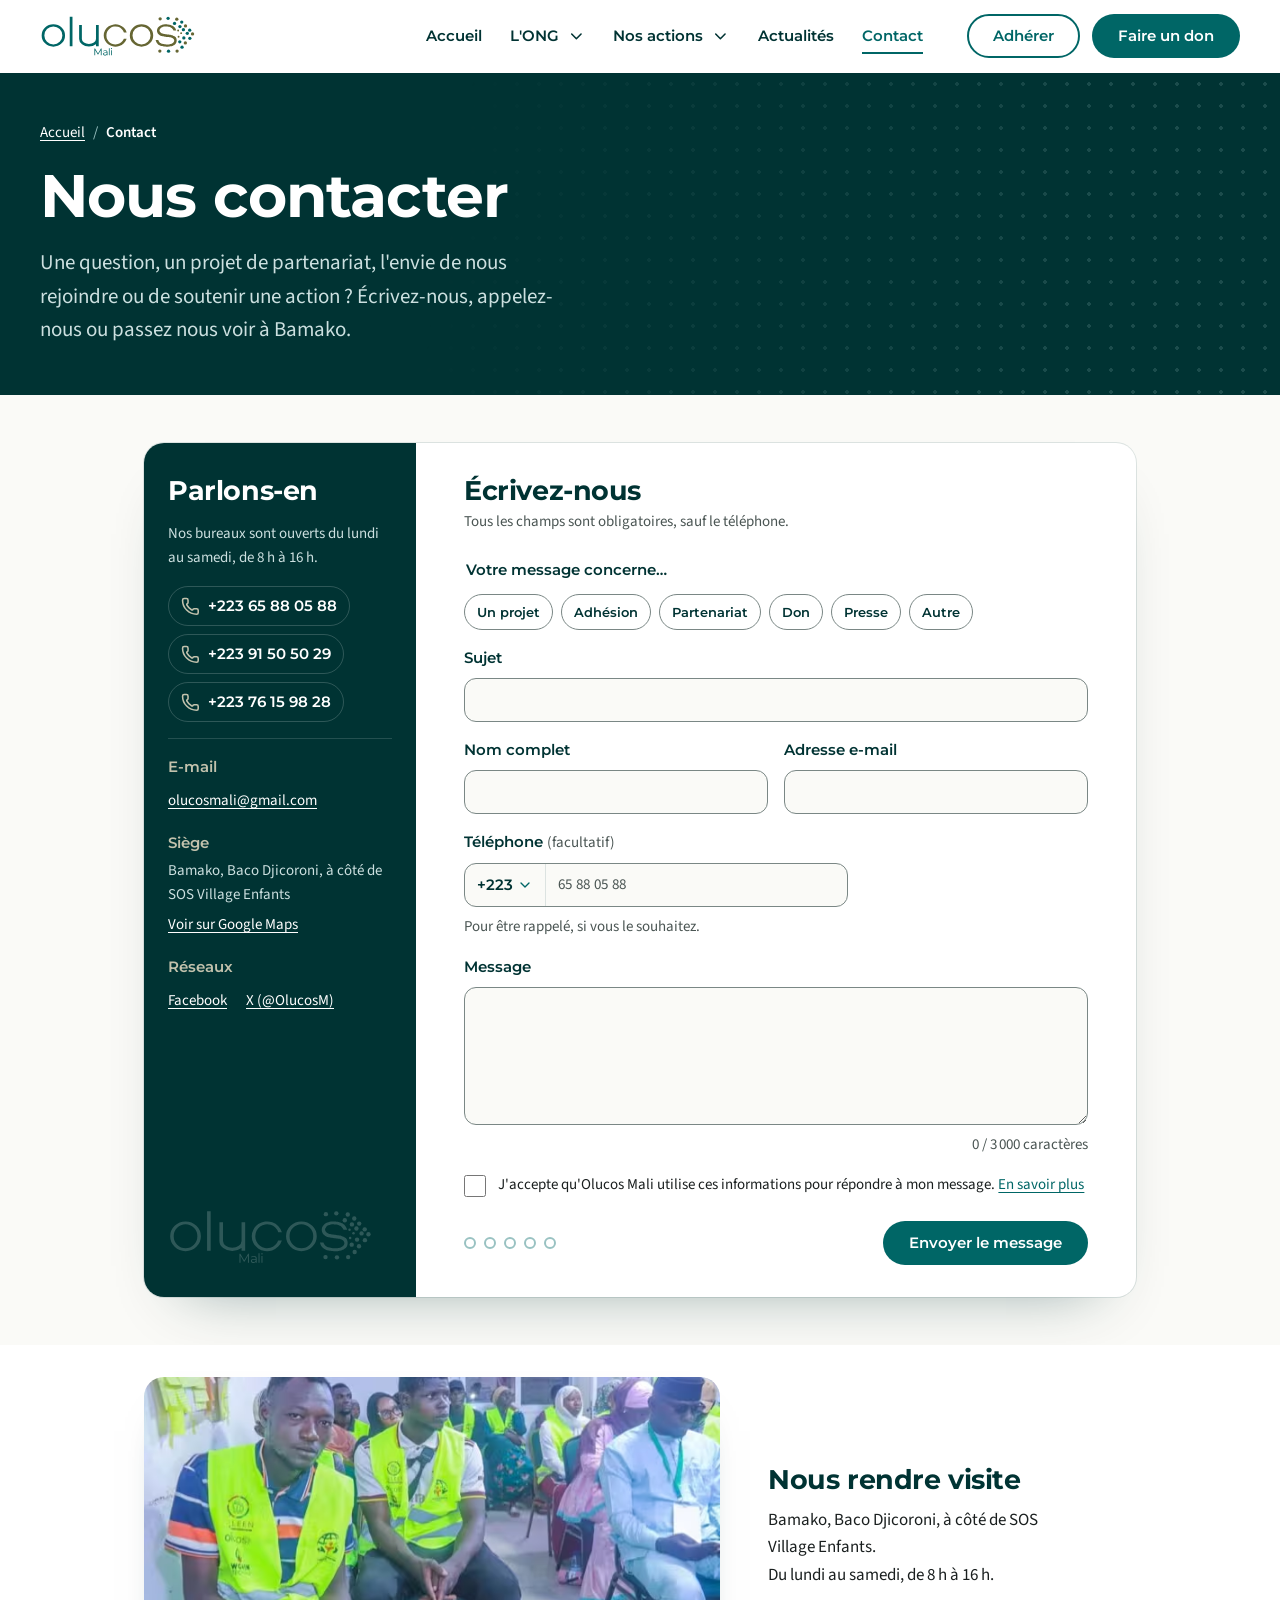
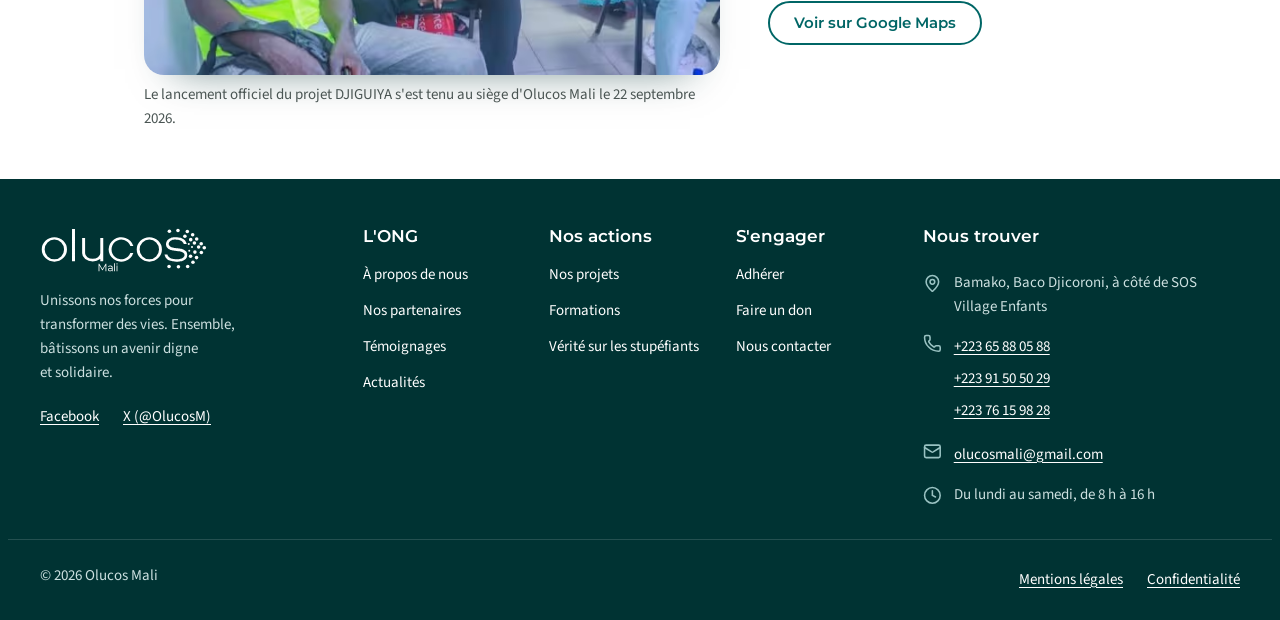
<file: contact/index.html>
<!doctype html>
<html lang="fr" class="no-js">
<head>
  <meta charset="utf-8">
  <meta name="viewport" content="width=device-width, initial-scale=1">
  <title>Contact — Olucos Mali</title>
  <meta name="description" content="Contacter Olucos Mali à Bamako : adresse à Baco Djicoroni, téléphones, e-mail, horaires et formulaire de contact.">
  <meta name="theme-color" content="#006666">
  <script>document.documentElement.className = document.documentElement.className.replace('no-js', 'js');</script>

  <link rel="canonical" href="https://olucos-mali.github.io/contact/">
  <meta property="og:url" content="https://olucos-mali.github.io/contact/">
  <meta property="og:type" content="website">
  <meta property="og:locale" content="fr_FR">
  <meta property="og:site_name" content="Olucos Mali">
  <meta property="og:title" content="Contacter Olucos Mali">
  <meta property="og:description" content="Une question, un projet de partenariat, une envie de nous rejoindre ? Écrivez-nous ou passez nous voir à Bamako.">
  <meta property="og:image" content="https://olucos-mali.github.io/assets/images/og-image.png">
  <meta name="twitter:image" content="https://olucos-mali.github.io/assets/images/og-image.png">
  <meta name="twitter:card" content="summary_large_image">
  <meta name="twitter:site" content="@OlucosM">

  <link rel="icon" href="/assets/images/favicon/favicon.ico" sizes="48x48">
  <link rel="icon" href="/assets/images/favicon/favicon.svg" type="image/svg+xml">
  <link rel="apple-touch-icon" href="/assets/images/favicon/apple-touch-icon.png">
  <link rel="manifest" href="/site.webmanifest">

  <link rel="preload" href="/assets/fonts/montserrat-latin-var.woff2" as="font" type="font/woff2" crossorigin>
  <link rel="preload" href="/assets/fonts/source-sans-3-latin-var.woff2" as="font" type="font/woff2" crossorigin>
  <link rel="stylesheet" href="/assets/css/tokens.css">
  <link rel="stylesheet" href="/assets/css/base.css">
  <link rel="stylesheet" href="/assets/css/layout.css">
  <link rel="stylesheet" href="/assets/css/components.css">
  <link rel="stylesheet" href="/assets/css/pages/contact.css">
  <script type="module" src="/assets/js/pages/contact.js"></script>
</head>
<body>
  <a class="skip-link" href="#contenu">Aller au contenu</a>

  <!-- ===================== EN-TÊTE (identique sur toutes les pages) ===================== -->
  <header class="site-header" data-header>
    <div class="site-header__inner container">
      <a class="site-header__logo" href="/" aria-label="Olucos Mali — accueil">
        <img src="/assets/images/logo/olucos-mali.svg" alt="Olucos Mali" width="156" height="43">
      </a>

      <button class="nav-toggle" type="button" aria-expanded="false" aria-controls="site-nav" data-nav-toggle>
        <svg class="icon nav-toggle__open" aria-hidden="true"><use href="/assets/images/icons.svg#i-menu"/></svg>
        <svg class="icon nav-toggle__close" aria-hidden="true"><use href="/assets/images/icons.svg#i-x"/></svg>
        <span class="nav-toggle__label">Menu</span>
      </button>

      <nav class="site-nav" id="site-nav" aria-label="Navigation principale" data-nav>
        <ul class="site-nav__list" role="list">
          <li><a class="site-nav__link" href="/">Accueil</a></li>
          <li class="site-nav__group">
            <button class="site-nav__link site-nav__trigger" type="button" aria-expanded="false" aria-controls="menu-ong" data-submenu-toggle>
              L'ONG
              <svg class="icon site-nav__chevron" aria-hidden="true"><use href="/assets/images/icons.svg#i-chevron-down"/></svg>
            </button>
            <ul class="site-nav__submenu" id="menu-ong" role="list">
              <li><a href="/a-propos/">À propos de nous</a></li>
              <li><a href="/partenaires/">Nos partenaires</a></li>
            </ul>
          </li>
          <li class="site-nav__group">
            <button class="site-nav__link site-nav__trigger" type="button" aria-expanded="false" aria-controls="menu-actions" data-submenu-toggle>
              Nos actions
              <svg class="icon site-nav__chevron" aria-hidden="true"><use href="/assets/images/icons.svg#i-chevron-down"/></svg>
            </button>
            <ul class="site-nav__submenu" id="menu-actions" role="list">
              <li><a href="/projets/">Nos projets</a></li>
              <li><a href="/formations/">Formations</a></li>
              <li><a href="/verite-stupefiants/">Vérité sur les stupéfiants</a></li>
            </ul>
          </li>
          <li><a class="site-nav__link" href="/actualites/">Actualités</a></li>
          <li><a class="site-nav__link" href="/contact/" aria-current="page">Contact</a></li>
        </ul>

        <div class="site-nav__actions">
          <a class="button button--outline" href="/adhesion/">Adhérer</a>
          <a class="button button--primary" href="/dons/">Faire un don</a>
        </div>

        <p class="site-nav__phone">
          <svg class="icon" aria-hidden="true"><use href="/assets/images/icons.svg#i-phone"/></svg>
          <a href="tel:+22365880588">+223 65 88 05 88</a>
        </p>
      </nav>
    </div>
  </header>

  <main id="contenu">

    <section class="page-hero page-hero--compact" aria-labelledby="page-title">
      <div class="container">
        <nav class="breadcrumb" aria-label="Fil d'Ariane">
          <ol role="list">
            <li><a href="/">Accueil</a></li>
            <li><a href="/contact/" aria-current="page">Contact</a></li>
          </ol>
        </nav>
        <h1 id="page-title" class="page-hero__title">Nous contacter</h1>
        <p class="page-hero__lead">Une question, un projet de partenariat, l'envie de nous rejoindre ou de soutenir une action ? Écrivez-nous, appelez-nous ou passez nous voir à Bamako.</p>
      </div>
    </section>

    <section class="contact section contact--compact" aria-label="Formulaire et coordonnées">
      <div class="container">
        <div class="contact__panel">

          <!-- ===================== COORDONNÉES (panneau sombre) ===================== -->
          <aside class="contact__info on-dark" aria-labelledby="info-title">
            <h2 id="info-title" class="contact__info-title">Parlons-en</h2>
            <p class="contact__info-lead">Nos bureaux sont ouverts du lundi au samedi, de 8 h à 16 h.</p>

            <ul class="info-phones" role="list" aria-label="Nos numéros de téléphone">
              <li><a href="tel:+22365880588"><svg class="icon" aria-hidden="true"><use href="/assets/images/icons.svg#i-phone"/></svg>+223 65 88 05 88</a></li>
              <li><a href="tel:+22391505029"><svg class="icon" aria-hidden="true"><use href="/assets/images/icons.svg#i-phone"/></svg>+223 91 50 50 29</a></li>
              <li><a href="tel:+22376159828"><svg class="icon" aria-hidden="true"><use href="/assets/images/icons.svg#i-phone"/></svg>+223 76 15 98 28</a></li>
            </ul>

            <dl class="info-list">
              <div>
                <dt>E-mail</dt>
                <dd><a href="mailto:olucosmali@gmail.com">olucosmali@gmail.com</a></dd>
              </div>
              <div>
                <dt>Siège</dt>
                <dd>Bamako, Baco Djicoroni, à côté de SOS Village Enfants<br><a href="https://maps.app.goo.gl/DrtbfAgtGDjfiGY48" rel="noopener noreferrer">Voir sur Google Maps</a></dd>
              </div>
              <div>
                <dt>Réseaux</dt>
                <dd><a href="https://www.facebook.com/OlucosMali/" rel="noopener noreferrer">Facebook</a> <a href="https://x.com/OlucosM" rel="noopener noreferrer">X (@OlucosM)</a></dd>
              </div>
            </dl>
          </aside>

          <!-- ===================== FORMULAIRE (carte blanche) ===================== -->
          <div class="contact__form-wrap">
            <h2 class="contact__title">Écrivez-nous</h2>
            <p class="contact__hint">Tous les champs sont obligatoires, sauf le téléphone.</p>

            <form class="form" data-contact-form novalidate>
              <div class="error-summary" data-error-summary role="alert" hidden></div>

              <fieldset class="topics">
                <legend class="field__label">Votre message concerne…</legend>
                <div class="topics__list" data-topics>
                  <label class="topic"><input type="radio" name="topic" value="Question sur un projet"><span>Un projet</span></label>
                  <label class="topic"><input type="radio" name="topic" value="Adhésion, bénévolat ou stage"><span>Adhésion</span></label>
                  <label class="topic"><input type="radio" name="topic" value="Proposer un partenariat"><span>Partenariat</span></label>
                  <label class="topic"><input type="radio" name="topic" value="Faire un don"><span>Don</span></label>
                  <label class="topic"><input type="radio" name="topic" value="Presse et médias"><span>Presse</span></label>
                  <label class="topic"><input type="radio" name="topic" value=""><span>Autre</span></label>
                </div>
              </fieldset>

              <div class="field">
                <label class="field__label" for="contact-sujet">Sujet</label>
                <input class="field__input" id="contact-sujet" name="subject" type="text" maxlength="150" required>
              </div>

              <div class="form__row">
                <div class="field">
                  <label class="field__label" for="contact-nom">Nom complet</label>
                  <input class="field__input" id="contact-nom" name="name" type="text" autocomplete="name" maxlength="100" required>
                </div>
                <div class="field">
                  <label class="field__label" for="contact-email">Adresse e-mail</label>
                  <input class="field__input" id="contact-email" name="email" type="email" autocomplete="email" inputmode="email" maxlength="150" required>
                </div>
              </div>

              <div class="field">
                <label class="field__label" for="contact-tel">Téléphone <span class="field__opt">(facultatif)</span></label>
                <div class="phone-field">
                  <div class="phone-field__country">
                    <span class="phone-field__code" data-phone-code aria-hidden="true">+223</span>
                    <svg class="icon phone-field__chevron" aria-hidden="true"><use href="/assets/images/icons.svg#i-chevron-down"/></svg>
                    <select class="phone-field__select" name="phoneCountry" data-phone-country aria-label="Indicatif du pays" autocomplete="tel-country-code">
                      <option value="+223">+223 Mali</option>
                    </select>
                  </div>
                  <input class="phone-field__number" id="contact-tel" name="phone" type="tel" autocomplete="tel-national" inputmode="tel" maxlength="20" placeholder="65 88 05 88" aria-describedby="contact-tel-aide">
                </div>
                <p class="field__help" id="contact-tel-aide">Pour être rappelé, si vous le souhaitez.</p>
              </div>

              <div class="field">
                <label class="field__label" for="contact-message">Message</label>
                <textarea class="field__input field__textarea" id="contact-message" name="message" rows="5" maxlength="3000" required aria-describedby="contact-message-compteur"></textarea>
                <p class="field__help field__count" id="contact-message-compteur" data-count-for="contact-message">0 / 3 000 caractères</p>
              </div>

              <!-- Champ piège anti-robots : invisible pour les personnes, rempli par les robots -->
              <div class="form__trap" aria-hidden="true">
                <label for="contact-botcheck">Ne pas remplir</label>
                <input id="contact-botcheck" name="botcheck" type="checkbox" tabindex="-1" autocomplete="off">
              </div>

              <div class="field field--check">
                <input class="field__checkbox" id="contact-consent" name="consent" type="checkbox" required>
                <label class="field__label" for="contact-consent">J'accepte qu'Olucos Mali utilise ces informations pour répondre à mon message. <a href="/confidentialite/">En savoir plus</a></label>
              </div>

              <div class="form__actions">
                <div class="form__progress" data-progress aria-hidden="true">
                  <span></span><span></span><span></span><span></span><span></span>
                </div>
                <button class="button button--primary form__submit" type="submit" data-submit>
                  <span class="form__spinner" aria-hidden="true"></span>
                  <span data-submit-label>Envoyer le message</span>
                </button>
              </div>

              <div class="form__status" data-form-status role="status" aria-live="polite" tabindex="-1" hidden></div>
            </form>
          </div>
        </div>
      </div>
    </section>

    <section class="section visit" aria-labelledby="visit-title">
      <div class="container">
        <div class="visit__inner">
          <figure class="visit__photo">
            <picture>
              <source type="image/avif" srcset="/assets/images/photos/djiguiya-lancement-assistance-640.avif 640w, /assets/images/photos/djiguiya-lancement-assistance-1024.avif 1024w" sizes="(min-width: 48rem) 36rem, 92vw">
              <source type="image/webp" srcset="/assets/images/photos/djiguiya-lancement-assistance-640.webp 640w, /assets/images/photos/djiguiya-lancement-assistance-1024.webp 1024w" sizes="(min-width: 48rem) 36rem, 92vw">
              <img src="/assets/images/photos/djiguiya-lancement-assistance-1024.jpg" srcset="/assets/images/photos/djiguiya-lancement-assistance-640.jpg 640w, /assets/images/photos/djiguiya-lancement-assistance-1024.jpg 1024w" sizes="(min-width: 48rem) 36rem, 92vw" width="1024" height="530" loading="lazy" decoding="async" alt="Des participants en gilet jaune du projet DJIGUIYA, assis dans la salle du siège d'Olucos Mali, lors du lancement du projet.">
            </picture>
            <figcaption>Le lancement officiel du projet DJIGUIYA s'est tenu au siège d'Olucos Mali le 22 septembre 2026.</figcaption>
          </figure>
          <div class="visit__text">
            <h2 id="visit-title" class="visit__title">Nous rendre visite</h2>
            <p>Bamako, Baco Djicoroni, à côté de SOS Village Enfants.<br>Du lundi au samedi, de 8&nbsp;h à 16&nbsp;h.</p>
            <p><a class="button button--outline" href="https://maps.app.goo.gl/DrtbfAgtGDjfiGY48" rel="noopener noreferrer">Voir sur Google Maps</a></p>
          </div>
        </div>
      </div>
    </section>

  </main>

  <!-- ===================== PIED DE PAGE (identique sur toutes les pages) ===================== -->
  <footer class="site-footer on-dark">
    <div class="site-footer__inner container">
      <div class="site-footer__brand">
        <img src="/assets/images/logo/olucos-mali-blanc.svg" alt="Olucos Mali" width="180" height="50" loading="lazy">
        <p>Unissons nos forces pour transformer des vies. Ensemble, bâtissons un avenir digne et solidaire.</p>
        <ul class="site-footer__social" role="list">
          <li><a href="https://www.facebook.com/OlucosMali/" rel="noopener noreferrer">Facebook</a></li>
          <li><a href="https://x.com/OlucosM" rel="noopener noreferrer">X (@OlucosM)</a></li>
        </ul>
      </div>

      <nav class="site-footer__nav" aria-label="Plan du site">
        <div>
          <h2 class="site-footer__title">L'ONG</h2>
          <ul role="list">
            <li><a href="/a-propos/">À propos de nous</a></li>
            <li><a href="/partenaires/">Nos partenaires</a></li>
            <li><a href="/temoignages/">Témoignages</a></li>
            <li><a href="/actualites/">Actualités</a></li>
          </ul>
        </div>
        <div>
          <h2 class="site-footer__title">Nos actions</h2>
          <ul role="list">
            <li><a href="/projets/">Nos projets</a></li>
            <li><a href="/formations/">Formations</a></li>
            <li><a href="/verite-stupefiants/">Vérité sur les stupéfiants</a></li>
          </ul>
        </div>
        <div>
          <h2 class="site-footer__title">S'engager</h2>
          <ul role="list">
            <li><a href="/adhesion/">Adhérer</a></li>
            <li><a href="/dons/">Faire un don</a></li>
            <li><a href="/contact/">Nous contacter</a></li>
          </ul>
        </div>
      </nav>

      <address class="site-footer__contact">
        <h2 class="site-footer__title">Nous trouver</h2>
        <p>
          <svg class="icon" aria-hidden="true"><use href="/assets/images/icons.svg#i-map-pin"/></svg>
          <span>Bamako, Baco Djicoroni, à côté de SOS Village Enfants</span>
        </p>
        <p>
          <svg class="icon" aria-hidden="true"><use href="/assets/images/icons.svg#i-phone"/></svg>
          <span><a href="tel:+22365880588">+223 65 88 05 88</a><br><a href="tel:+22391505029">+223 91 50 50 29</a><br><a href="tel:+22376159828">+223 76 15 98 28</a></span>
        </p>
        <p>
          <svg class="icon" aria-hidden="true"><use href="/assets/images/icons.svg#i-mail"/></svg>
          <a href="mailto:olucosmali@gmail.com">olucosmali@gmail.com</a>
        </p>
        <p>
          <svg class="icon" aria-hidden="true"><use href="/assets/images/icons.svg#i-clock"/></svg>
          <span>Du lundi au samedi, de 8&nbsp;h à 16&nbsp;h</span>
        </p>
      </address>
    </div>

    <div class="site-footer__legal container">
      <p>© <span data-year>2026</span> Olucos Mali</p>
      <ul role="list">
        <li><a href="/mentions-legales/">Mentions légales</a></li>
        <li><a href="/confidentialite/">Confidentialité</a></li>
      </ul>
    </div>
  </footer>
</body>
</html>
</file>
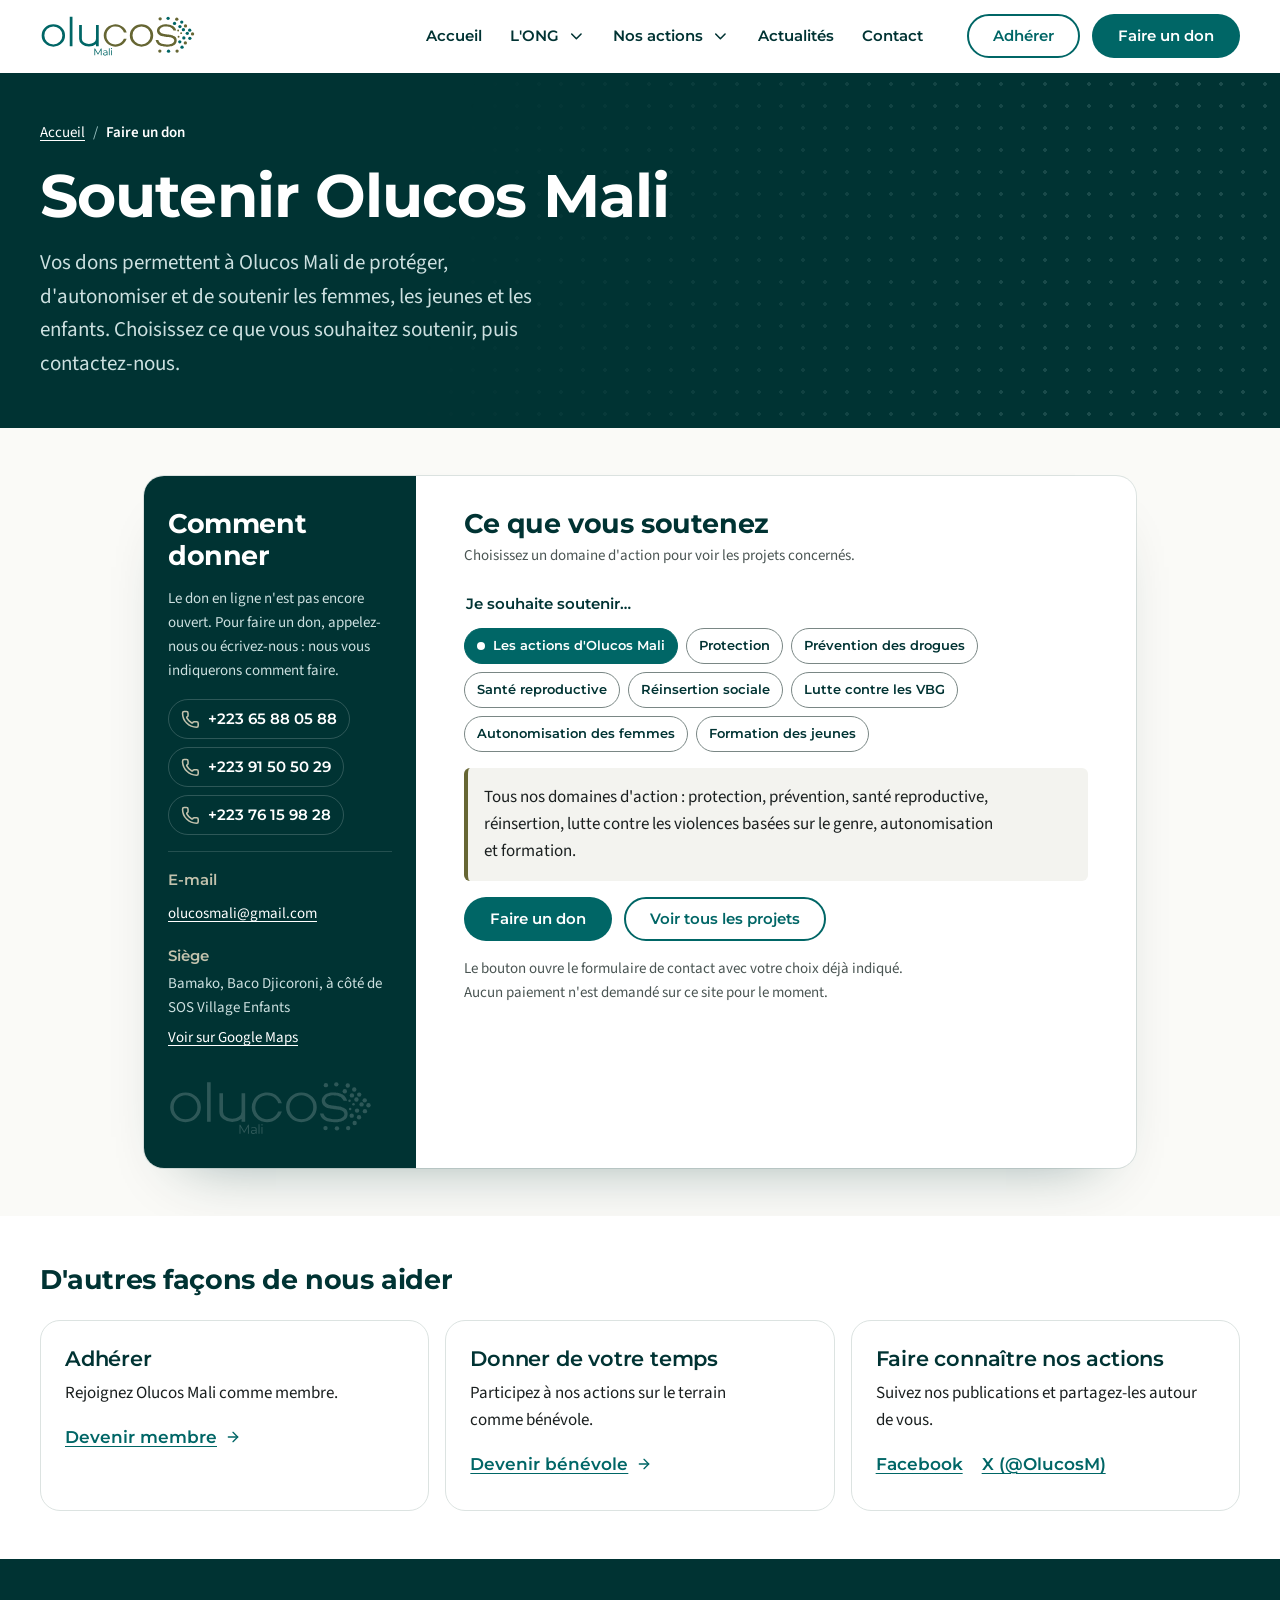
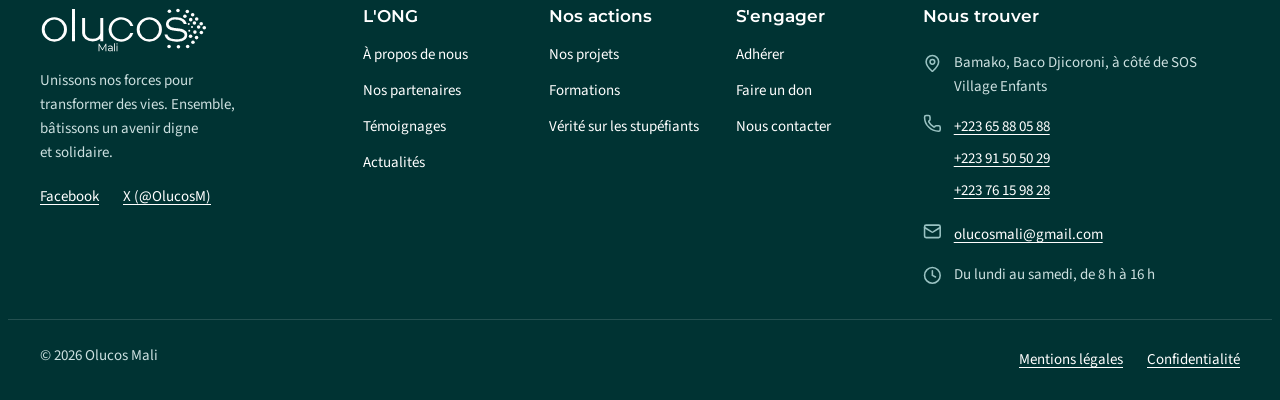
<file: dons/index.html>
<!doctype html>
<html lang="fr" class="no-js">
<head>
  <meta charset="utf-8">
  <meta name="viewport" content="width=device-width, initial-scale=1">
  <title>Faire un don — Olucos Mali</title>
  <meta name="description" content="Soutenez Olucos Mali : choisissez le domaine d'action que vous souhaitez soutenir et contactez l'ONG pour faire un don.">
  <meta name="theme-color" content="#006666">
  <script>document.documentElement.className = document.documentElement.className.replace('no-js', 'js');</script>

  <link rel="canonical" href="https://olucos-mali.github.io/dons/">
  <meta property="og:url" content="https://olucos-mali.github.io/dons/">
  <meta property="og:type" content="website">
  <meta property="og:locale" content="fr_FR">
  <meta property="og:site_name" content="Olucos Mali">
  <meta property="og:title" content="Soutenir Olucos Mali">
  <meta property="og:description" content="Vos dons soutiennent les actions d'Olucos Mali auprès des femmes, des jeunes et des enfants.">
  <meta property="og:image" content="https://olucos-mali.github.io/assets/images/og-image.png">
  <meta name="twitter:image" content="https://olucos-mali.github.io/assets/images/og-image.png">
  <meta name="twitter:card" content="summary_large_image">
  <meta name="twitter:site" content="@OlucosM">

  <link rel="icon" href="/assets/images/favicon/favicon.ico" sizes="48x48">
  <link rel="icon" href="/assets/images/favicon/favicon.svg" type="image/svg+xml">
  <link rel="apple-touch-icon" href="/assets/images/favicon/apple-touch-icon.png">
  <link rel="manifest" href="/site.webmanifest">

  <link rel="preload" href="/assets/fonts/montserrat-latin-var.woff2" as="font" type="font/woff2" crossorigin>
  <link rel="preload" href="/assets/fonts/source-sans-3-latin-var.woff2" as="font" type="font/woff2" crossorigin>
  <link rel="stylesheet" href="/assets/css/tokens.css">
  <link rel="stylesheet" href="/assets/css/base.css">
  <link rel="stylesheet" href="/assets/css/layout.css">
  <link rel="stylesheet" href="/assets/css/components.css">
  <link rel="stylesheet" href="/assets/css/pages/contact.css">
  <link rel="stylesheet" href="/assets/css/pages/dons.css">
  <script type="module" src="/assets/js/pages/dons.js"></script>
</head>
<body>
  <a class="skip-link" href="#contenu">Aller au contenu</a>

  <!-- ===================== EN-TÊTE (identique sur toutes les pages) ===================== -->
  <header class="site-header" data-header>
    <div class="site-header__inner container">
      <a class="site-header__logo" href="/" aria-label="Olucos Mali — accueil">
        <img src="/assets/images/logo/olucos-mali.svg" alt="Olucos Mali" width="156" height="43">
      </a>

      <button class="nav-toggle" type="button" aria-expanded="false" aria-controls="site-nav" data-nav-toggle>
        <svg class="icon nav-toggle__open" aria-hidden="true"><use href="/assets/images/icons.svg#i-menu"/></svg>
        <svg class="icon nav-toggle__close" aria-hidden="true"><use href="/assets/images/icons.svg#i-x"/></svg>
        <span class="nav-toggle__label">Menu</span>
      </button>

      <nav class="site-nav" id="site-nav" aria-label="Navigation principale" data-nav>
        <ul class="site-nav__list" role="list">
          <li><a class="site-nav__link" href="/">Accueil</a></li>
          <li class="site-nav__group">
            <button class="site-nav__link site-nav__trigger" type="button" aria-expanded="false" aria-controls="menu-ong" data-submenu-toggle>
              L'ONG
              <svg class="icon site-nav__chevron" aria-hidden="true"><use href="/assets/images/icons.svg#i-chevron-down"/></svg>
            </button>
            <ul class="site-nav__submenu" id="menu-ong" role="list">
              <li><a href="/a-propos/">À propos de nous</a></li>
              <li><a href="/partenaires/">Nos partenaires</a></li>
            </ul>
          </li>
          <li class="site-nav__group">
            <button class="site-nav__link site-nav__trigger" type="button" aria-expanded="false" aria-controls="menu-actions" data-submenu-toggle>
              Nos actions
              <svg class="icon site-nav__chevron" aria-hidden="true"><use href="/assets/images/icons.svg#i-chevron-down"/></svg>
            </button>
            <ul class="site-nav__submenu" id="menu-actions" role="list">
              <li><a href="/projets/">Nos projets</a></li>
              <li><a href="/formations/">Formations</a></li>
              <li><a href="/verite-stupefiants/">Vérité sur les stupéfiants</a></li>
            </ul>
          </li>
          <li><a class="site-nav__link" href="/actualites/">Actualités</a></li>
          <li><a class="site-nav__link" href="/contact/">Contact</a></li>
        </ul>

        <div class="site-nav__actions">
          <a class="button button--outline" href="/adhesion/">Adhérer</a>
          <a class="button button--primary" href="/dons/" aria-current="page">Faire un don</a>
        </div>

        <p class="site-nav__phone">
          <svg class="icon" aria-hidden="true"><use href="/assets/images/icons.svg#i-phone"/></svg>
          <a href="tel:+22365880588">+223 65 88 05 88</a>
        </p>
      </nav>
    </div>
  </header>

  <main id="contenu">

    <section class="page-hero page-hero--compact" aria-labelledby="page-title">
      <div class="container">
        <nav class="breadcrumb" aria-label="Fil d'Ariane">
          <ol role="list">
            <li><a href="/">Accueil</a></li>
            <li><a href="/dons/" aria-current="page">Faire un don</a></li>
          </ol>
        </nav>
        <h1 id="page-title" class="page-hero__title">Soutenir Olucos Mali</h1>
        <p class="page-hero__lead">Vos dons permettent à Olucos Mali de protéger, d'autonomiser et de soutenir les femmes, les jeunes et les enfants. Choisissez ce que vous souhaitez soutenir, puis contactez-nous.</p>
      </div>
    </section>

    <section class="contact dons section contact--compact" aria-label="Faire un don">
      <div class="container">
        <div class="contact__panel">

          <!-- ===================== COMMENT DONNER (panneau sombre) ===================== -->
          <aside class="contact__info on-dark" aria-labelledby="info-title">
            <h2 id="info-title" class="contact__info-title">Comment donner</h2>
            <p class="contact__info-lead">Le don en ligne n'est pas encore ouvert. Pour faire un don, appelez-nous ou écrivez-nous : nous vous indiquerons comment faire.</p>

            <ul class="info-phones" role="list" aria-label="Nos numéros de téléphone">
              <li><a href="tel:+22365880588"><svg class="icon" aria-hidden="true"><use href="/assets/images/icons.svg#i-phone"/></svg>+223 65 88 05 88</a></li>
              <li><a href="tel:+22391505029"><svg class="icon" aria-hidden="true"><use href="/assets/images/icons.svg#i-phone"/></svg>+223 91 50 50 29</a></li>
              <li><a href="tel:+22376159828"><svg class="icon" aria-hidden="true"><use href="/assets/images/icons.svg#i-phone"/></svg>+223 76 15 98 28</a></li>
            </ul>

            <dl class="info-list">
              <div>
                <dt>E-mail</dt>
                <dd><a href="mailto:olucosmali@gmail.com">olucosmali@gmail.com</a></dd>
              </div>
              <div>
                <dt>Siège</dt>
                <dd>Bamako, Baco Djicoroni, à côté de SOS Village Enfants<br><a href="https://maps.app.goo.gl/DrtbfAgtGDjfiGY48" rel="noopener noreferrer">Voir sur Google Maps</a></dd>
              </div>
            </dl>
          </aside>

          <!-- ===================== CE QUE VOUS SOUTENEZ ===================== -->
          <div class="contact__form-wrap">
            <h2 class="contact__title">Ce que vous soutenez</h2>
            <p class="contact__hint">Choisissez un domaine d'action pour voir les projets concernés.</p>

            <div class="dons__choice" data-dons>
              <fieldset class="topics">
                <legend class="field__label">Je souhaite soutenir…</legend>
                <div class="topics__list" data-domains>
                  <label class="topic"><input type="radio" name="domain" value="" checked><span>Les actions d'Olucos Mali</span></label>
                </div>
              </fieldset>

              <div class="dons__detail" data-detail aria-live="polite">
                <p class="dons__detail-text" data-detail-text>Tous nos domaines d'action : protection, prévention, santé reproductive, réinsertion, lutte contre les violences basées sur le genre, autonomisation et formation.</p>
                <ul class="dons__projects" data-projects role="list" aria-label="Projets concernés" hidden></ul>
              </div>

              <div class="dons__actions">
                <a class="button button--primary" href="/contact/?sujet=Faire%20un%20don" data-dons-cta>Faire un don</a>
                <a class="button button--outline" href="/projets/">Voir tous les projets</a>
              </div>
              <p class="dons__note">Le bouton ouvre le formulaire de contact avec votre choix déjà indiqué. Aucun paiement n'est demandé sur ce site pour le moment.</p>
            </div>
          </div>
        </div>
      </div>
    </section>

    <section class="section dons-ways" aria-labelledby="ways-title">
      <div class="container">
        <h2 id="ways-title" class="dons-ways__title">D'autres façons de nous aider</h2>
        <ul class="dons-ways__list" role="list">
          <li class="dons-way">
            <h3 class="dons-way__title">Adhérer</h3>
            <p>Rejoignez Olucos Mali comme membre.</p>
            <a class="dons-way__link" href="/adhesion/?type=membre">Devenir membre<svg class="icon" aria-hidden="true"><use href="/assets/images/icons.svg#i-arrow-right"/></svg></a>
          </li>
          <li class="dons-way">
            <h3 class="dons-way__title">Donner de votre temps</h3>
            <p>Participez à nos actions sur le terrain comme bénévole.</p>
            <a class="dons-way__link" href="/adhesion/?type=benevole">Devenir bénévole<svg class="icon" aria-hidden="true"><use href="/assets/images/icons.svg#i-arrow-right"/></svg></a>
          </li>
          <li class="dons-way">
            <h3 class="dons-way__title">Faire connaître nos actions</h3>
            <p>Suivez nos publications et partagez-les autour de vous.</p>
            <span class="dons-way__links"><a href="https://www.facebook.com/OlucosMali/" rel="noopener noreferrer">Facebook</a> <a href="https://x.com/OlucosM" rel="noopener noreferrer">X (@OlucosM)</a></span>
          </li>
        </ul>
      </div>
    </section>

  </main>

  <!-- ===================== PIED DE PAGE (identique sur toutes les pages) ===================== -->
  <footer class="site-footer on-dark">
    <div class="site-footer__inner container">
      <div class="site-footer__brand">
        <img src="/assets/images/logo/olucos-mali-blanc.svg" alt="Olucos Mali" width="180" height="50" loading="lazy">
        <p>Unissons nos forces pour transformer des vies. Ensemble, bâtissons un avenir digne et solidaire.</p>
        <ul class="site-footer__social" role="list">
          <li><a href="https://www.facebook.com/OlucosMali/" rel="noopener noreferrer">Facebook</a></li>
          <li><a href="https://x.com/OlucosM" rel="noopener noreferrer">X (@OlucosM)</a></li>
        </ul>
      </div>

      <nav class="site-footer__nav" aria-label="Plan du site">
        <div>
          <h2 class="site-footer__title">L'ONG</h2>
          <ul role="list">
            <li><a href="/a-propos/">À propos de nous</a></li>
            <li><a href="/partenaires/">Nos partenaires</a></li>
            <li><a href="/temoignages/">Témoignages</a></li>
            <li><a href="/actualites/">Actualités</a></li>
          </ul>
        </div>
        <div>
          <h2 class="site-footer__title">Nos actions</h2>
          <ul role="list">
            <li><a href="/projets/">Nos projets</a></li>
            <li><a href="/formations/">Formations</a></li>
            <li><a href="/verite-stupefiants/">Vérité sur les stupéfiants</a></li>
          </ul>
        </div>
        <div>
          <h2 class="site-footer__title">S'engager</h2>
          <ul role="list">
            <li><a href="/adhesion/">Adhérer</a></li>
            <li><a href="/dons/">Faire un don</a></li>
            <li><a href="/contact/">Nous contacter</a></li>
          </ul>
        </div>
      </nav>

      <address class="site-footer__contact">
        <h2 class="site-footer__title">Nous trouver</h2>
        <p>
          <svg class="icon" aria-hidden="true"><use href="/assets/images/icons.svg#i-map-pin"/></svg>
          <span>Bamako, Baco Djicoroni, à côté de SOS Village Enfants</span>
        </p>
        <p>
          <svg class="icon" aria-hidden="true"><use href="/assets/images/icons.svg#i-phone"/></svg>
          <span><a href="tel:+22365880588">+223 65 88 05 88</a><br><a href="tel:+22391505029">+223 91 50 50 29</a><br><a href="tel:+22376159828">+223 76 15 98 28</a></span>
        </p>
        <p>
          <svg class="icon" aria-hidden="true"><use href="/assets/images/icons.svg#i-mail"/></svg>
          <a href="mailto:olucosmali@gmail.com">olucosmali@gmail.com</a>
        </p>
        <p>
          <svg class="icon" aria-hidden="true"><use href="/assets/images/icons.svg#i-clock"/></svg>
          <span>Du lundi au samedi, de 8&nbsp;h à 16&nbsp;h</span>
        </p>
      </address>
    </div>

    <div class="site-footer__legal container">
      <p>© <span data-year>2026</span> Olucos Mali</p>
      <ul role="list">
        <li><a href="/mentions-legales/">Mentions légales</a></li>
        <li><a href="/confidentialite/">Confidentialité</a></li>
      </ul>
    </div>
  </footer>
</body>
</html>
</file>
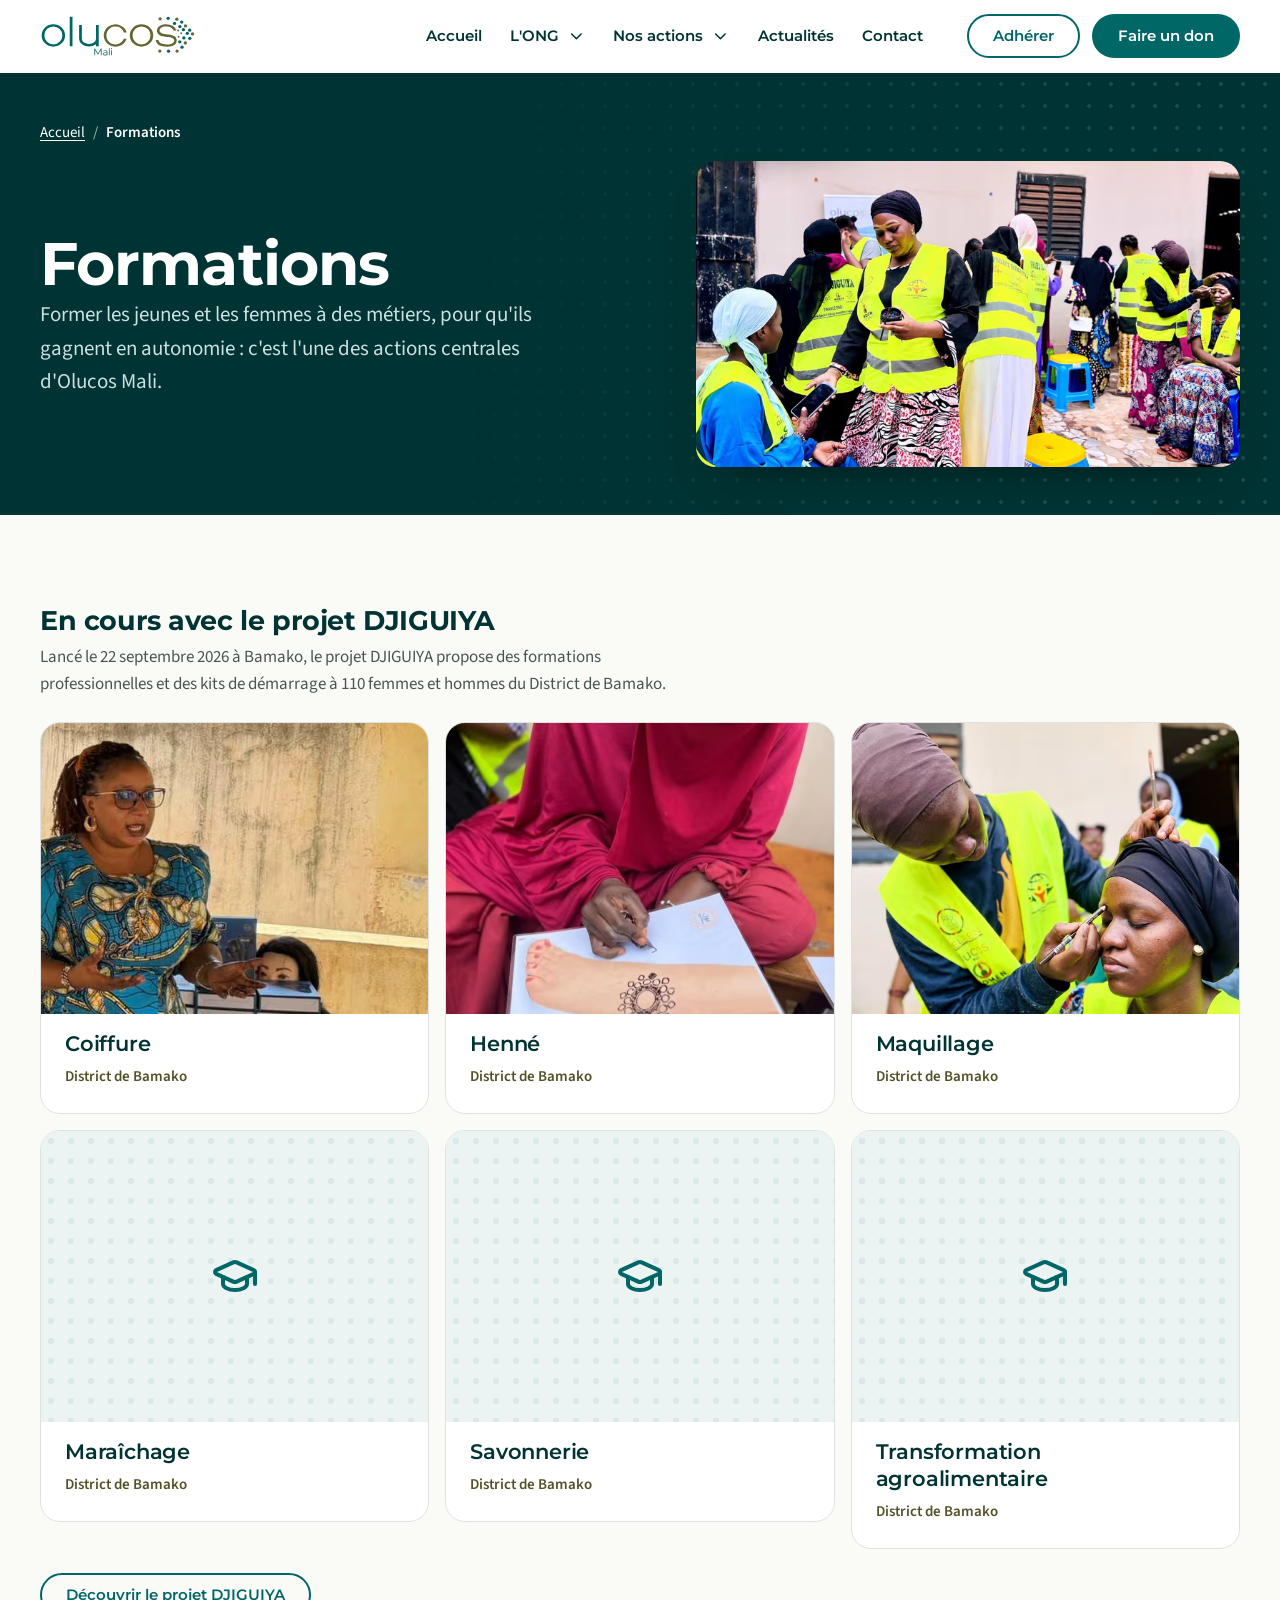
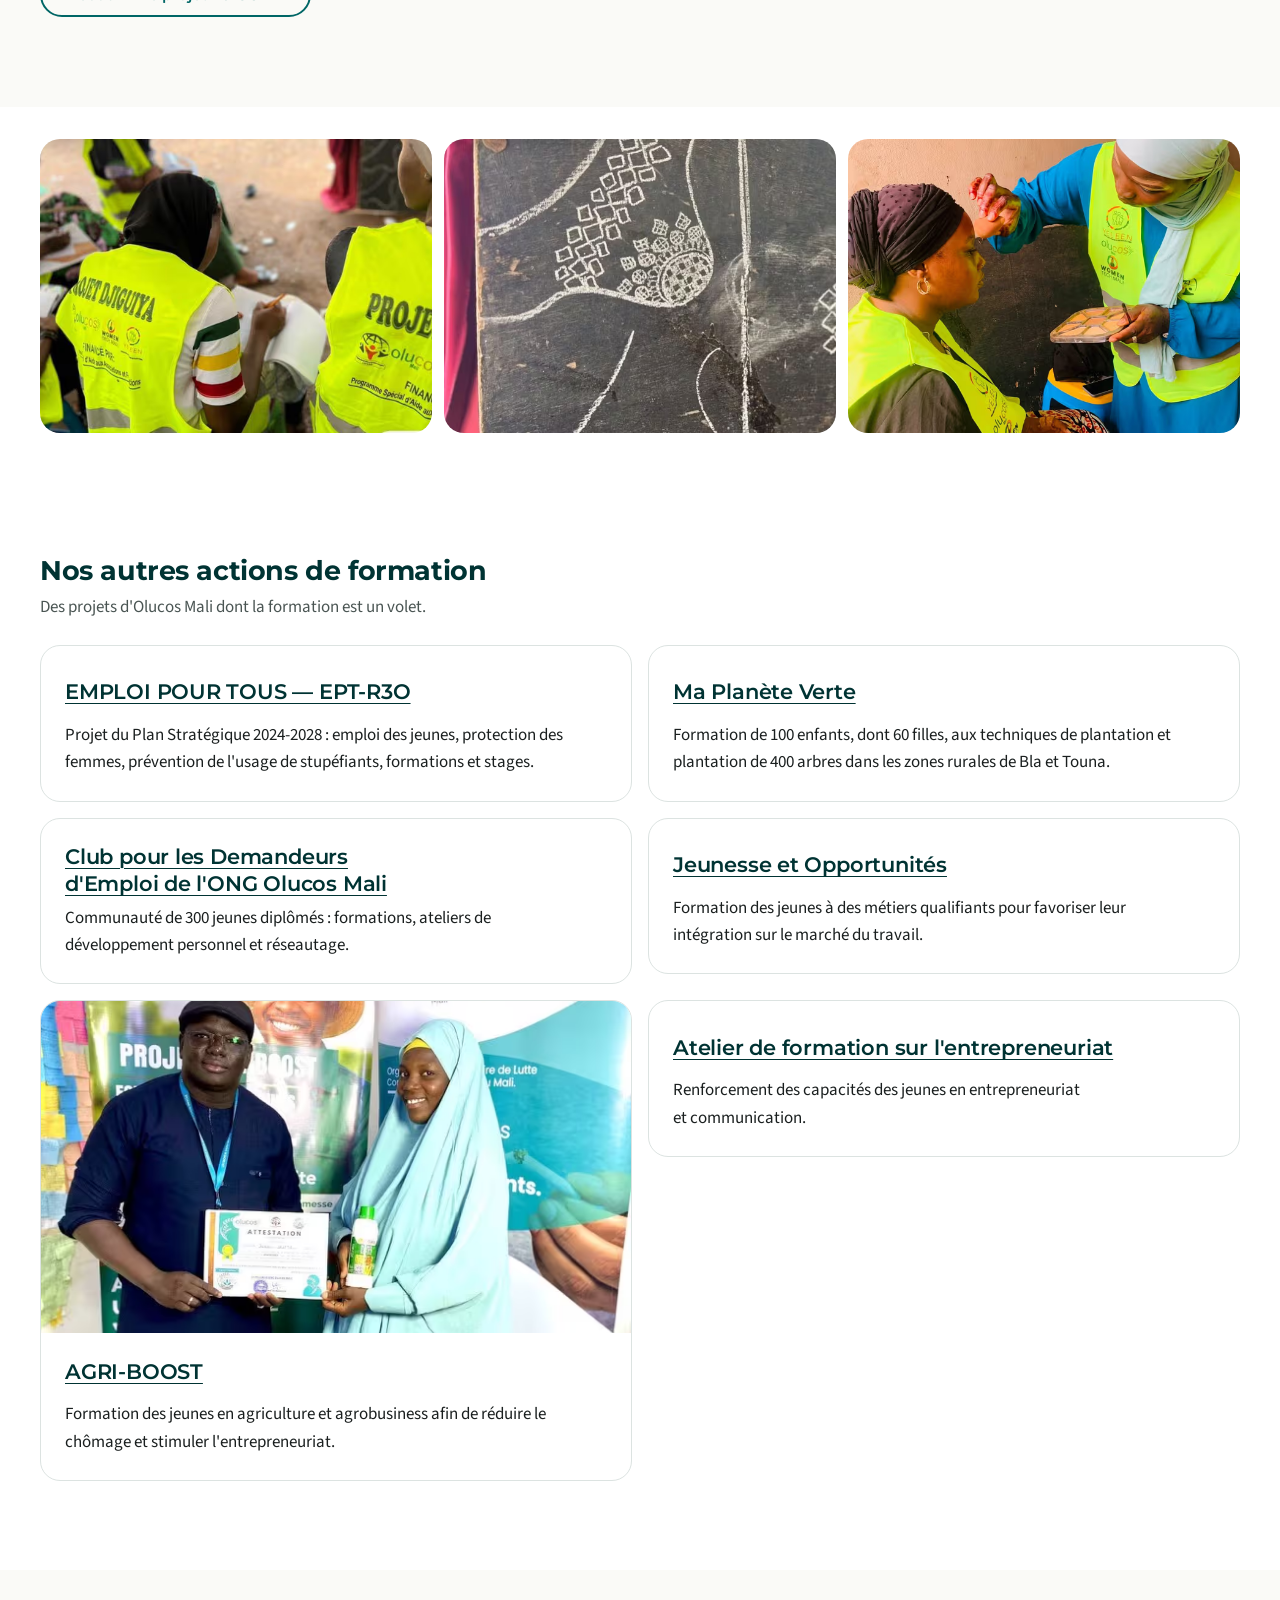
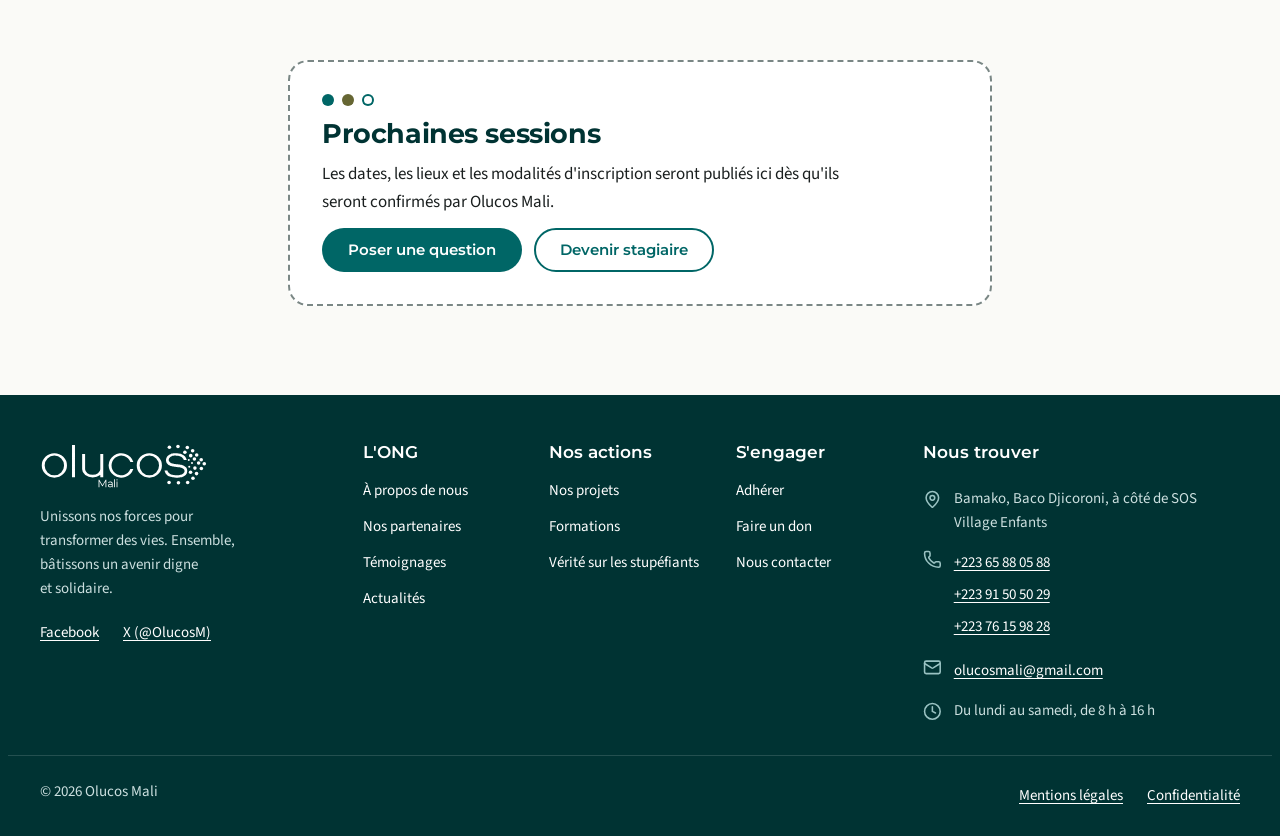
<file: formations/index.html>
<!doctype html>
<html lang="fr" class="no-js">
<head>
  <meta charset="utf-8">
  <meta name="viewport" content="width=device-width, initial-scale=1">
  <title>Formations — Olucos Mali</title>
  <meta name="description" content="Les formations d'Olucos Mali : formations professionnelles du projet DJIGUIYA à Bamako et autres actions de formation des jeunes et des femmes.">
  <meta name="theme-color" content="#006666">
  <script>document.documentElement.className = document.documentElement.className.replace('no-js', 'js');</script>

  <link rel="canonical" href="https://olucos-mali.github.io/formations/">
  <meta property="og:url" content="https://olucos-mali.github.io/formations/">
  <meta property="og:type" content="website">
  <meta property="og:locale" content="fr_FR">
  <meta property="og:site_name" content="Olucos Mali">
  <meta property="og:title" content="Formations — Olucos Mali">
  <meta property="og:description" content="Former les jeunes et les femmes à des métiers pour gagner en autonomie.">
  <meta property="og:image" content="https://olucos-mali.github.io/assets/images/og-image.png">
  <meta name="twitter:image" content="https://olucos-mali.github.io/assets/images/og-image.png">
  <meta name="twitter:card" content="summary_large_image">
  <meta name="twitter:site" content="@OlucosM">

  <link rel="icon" href="/assets/images/favicon/favicon.ico" sizes="48x48">
  <link rel="icon" href="/assets/images/favicon/favicon.svg" type="image/svg+xml">
  <link rel="apple-touch-icon" href="/assets/images/favicon/apple-touch-icon.png">
  <link rel="manifest" href="/site.webmanifest">

  <link rel="preload" href="/assets/fonts/montserrat-latin-var.woff2" as="font" type="font/woff2" crossorigin>
  <link rel="preload" href="/assets/fonts/source-sans-3-latin-var.woff2" as="font" type="font/woff2" crossorigin>
  <link rel="stylesheet" href="/assets/css/tokens.css">
  <link rel="stylesheet" href="/assets/css/base.css">
  <link rel="stylesheet" href="/assets/css/layout.css">
  <link rel="stylesheet" href="/assets/css/components.css">
  <link rel="stylesheet" href="/assets/css/pages/formations.css">
  <script type="module" src="/assets/js/pages/formations.js"></script>
</head>
<body>
  <a class="skip-link" href="#contenu">Aller au contenu</a>

  <!-- ===================== EN-TÊTE (identique sur toutes les pages) ===================== -->
  <header class="site-header" data-header>
    <div class="site-header__inner container">
      <a class="site-header__logo" href="/" aria-label="Olucos Mali — accueil">
        <img src="/assets/images/logo/olucos-mali.svg" alt="Olucos Mali" width="156" height="43">
      </a>

      <button class="nav-toggle" type="button" aria-expanded="false" aria-controls="site-nav" data-nav-toggle>
        <svg class="icon nav-toggle__open" aria-hidden="true"><use href="/assets/images/icons.svg#i-menu"/></svg>
        <svg class="icon nav-toggle__close" aria-hidden="true"><use href="/assets/images/icons.svg#i-x"/></svg>
        <span class="nav-toggle__label">Menu</span>
      </button>

      <nav class="site-nav" id="site-nav" aria-label="Navigation principale" data-nav>
        <ul class="site-nav__list" role="list">
          <li><a class="site-nav__link" href="/">Accueil</a></li>
          <li class="site-nav__group">
            <button class="site-nav__link site-nav__trigger" type="button" aria-expanded="false" aria-controls="menu-ong" data-submenu-toggle>
              L'ONG
              <svg class="icon site-nav__chevron" aria-hidden="true"><use href="/assets/images/icons.svg#i-chevron-down"/></svg>
            </button>
            <ul class="site-nav__submenu" id="menu-ong" role="list">
              <li><a href="/a-propos/">À propos de nous</a></li>
              <li><a href="/partenaires/">Nos partenaires</a></li>
            </ul>
          </li>
          <li class="site-nav__group">
            <button class="site-nav__link site-nav__trigger" type="button" aria-expanded="false" aria-controls="menu-actions" data-submenu-toggle>
              Nos actions
              <svg class="icon site-nav__chevron" aria-hidden="true"><use href="/assets/images/icons.svg#i-chevron-down"/></svg>
            </button>
            <ul class="site-nav__submenu" id="menu-actions" role="list">
              <li><a href="/projets/">Nos projets</a></li>
              <li><a href="/formations/">Formations</a></li>
              <li><a href="/verite-stupefiants/">Vérité sur les stupéfiants</a></li>
            </ul>
          </li>
          <li><a class="site-nav__link" href="/actualites/">Actualités</a></li>
          <li><a class="site-nav__link" href="/contact/">Contact</a></li>
        </ul>

        <div class="site-nav__actions">
          <a class="button button--outline" href="/adhesion/">Adhérer</a>
          <a class="button button--primary" href="/dons/">Faire un don</a>
        </div>

        <p class="site-nav__phone">
          <svg class="icon" aria-hidden="true"><use href="/assets/images/icons.svg#i-phone"/></svg>
          <a href="tel:+22365880588">+223 65 88 05 88</a>
        </p>
      </nav>
    </div>
  </header>

  <main id="contenu">

    <section class="page-hero page-hero--compact" aria-labelledby="page-title">
      <div class="container">
        <nav class="breadcrumb" aria-label="Fil d'Ariane">
          <ol role="list">
            <li><a href="/">Accueil</a></li>
            <li><a href="/formations/" aria-current="page">Formations</a></li>
          </ol>
        </nav>
        <div class="formations-hero">
          <div>
            <h1 id="page-title" class="page-hero__title">Formations</h1>
            <p class="page-hero__lead">Former les jeunes et les femmes à des métiers, pour qu'ils gagnent en autonomie : c'est l'une des actions centrales d'Olucos Mali.</p>
          </div>
          <figure class="formations-hero__photo" data-hero-photo></figure>
        </div>
      </div>
    </section>

    <section class="section formations-now" aria-labelledby="now-title">
      <div class="container">
        <h2 id="now-title" class="formations__title">En cours avec le projet DJIGUIYA</h2>
        <p class="formations__intro">Lancé le 22 septembre 2026 à Bamako, le projet DJIGUIYA propose des formations professionnelles et des kits de démarrage à 110 femmes et hommes du District de Bamako.</p>
        <ul class="formations__list" data-formations role="list" aria-label="Formations du projet DJIGUIYA">
          <li class="formation"><p>Chargement…</p></li>
        </ul>
        <p class="formations__more"><a class="button button--outline" href="/projets/#projet-djiguiya">Découvrir le projet DJIGUIYA</a></p>
      </div>
    </section>


    <section class="formations-strip" aria-label="Sur le terrain" data-strip>
      <div class="container">
        <ul class="formations-strip__list" role="list">
          <li><figure><picture>
              <source type="image/avif" srcset="/assets/images/photos/djiguiya-formation-groupe-640.avif 640w, /assets/images/photos/djiguiya-formation-groupe-928.avif 928w" sizes="(min-width: 48rem) 33vw, 92vw">
              <source type="image/webp" srcset="/assets/images/photos/djiguiya-formation-groupe-640.webp 640w, /assets/images/photos/djiguiya-formation-groupe-928.webp 928w" sizes="(min-width: 48rem) 33vw, 92vw">
              <img src="/assets/images/photos/djiguiya-formation-groupe-928.jpg" srcset="/assets/images/photos/djiguiya-formation-groupe-640.jpg 640w, /assets/images/photos/djiguiya-formation-groupe-928.jpg 928w" sizes="(min-width: 48rem) 33vw, 92vw" width="928" height="575" loading="lazy" decoding="async" alt="Participantes en gilet jaune du projet DJIGUIYA, de dos, prenant des notes pendant une séance de formation.">
            </picture></figure></li>
          <li><figure><picture>
              <source type="image/avif" srcset="/assets/images/photos/djiguiya-henne-motifs-640.avif 640w, /assets/images/photos/djiguiya-henne-motifs-740.avif 740w" sizes="(min-width: 48rem) 33vw, 92vw">
              <source type="image/webp" srcset="/assets/images/photos/djiguiya-henne-motifs-640.webp 640w, /assets/images/photos/djiguiya-henne-motifs-740.webp 740w" sizes="(min-width: 48rem) 33vw, 92vw">
              <img src="/assets/images/photos/djiguiya-henne-motifs-740.jpg" srcset="/assets/images/photos/djiguiya-henne-motifs-640.jpg 640w, /assets/images/photos/djiguiya-henne-motifs-740.jpg 740w" sizes="(min-width: 48rem) 33vw, 92vw" width="740" height="560" loading="lazy" decoding="async" alt="Motifs de henné tracés à la craie sur une planche d'entraînement.">
            </picture></figure></li>
          <li><figure><picture>
              <source type="image/avif" srcset="/assets/images/photos/djiguiya-maquillage-palette-640.avif 640w, /assets/images/photos/djiguiya-maquillage-palette-1000.avif 1000w" sizes="(min-width: 48rem) 33vw, 92vw">
              <source type="image/webp" srcset="/assets/images/photos/djiguiya-maquillage-palette-640.webp 640w, /assets/images/photos/djiguiya-maquillage-palette-1000.webp 1000w" sizes="(min-width: 48rem) 33vw, 92vw">
              <img src="/assets/images/photos/djiguiya-maquillage-palette-1000.jpg" srcset="/assets/images/photos/djiguiya-maquillage-palette-640.jpg 640w, /assets/images/photos/djiguiya-maquillage-palette-1000.jpg 1000w" sizes="(min-width: 48rem) 33vw, 92vw" width="1000" height="987" loading="lazy" decoding="async" alt="Une formatrice présente une palette de maquillage à une participante.">
            </picture></figure></li>
        </ul>
      </div>
    </section>

    <section class="section formations-other" aria-labelledby="other-title">
      <div class="container">
        <h2 id="other-title" class="formations__title">Nos autres actions de formation</h2>
        <p class="formations__intro">Des projets d'Olucos Mali dont la formation est un volet.</p>
        <ul class="formations__projects" data-projects role="list" aria-label="Projets de formation">
          <li class="formation"><p>Chargement…</p></li>
        </ul>
      </div>
    </section>

    <section class="section formations-soon" aria-labelledby="soon-title">
      <div class="container">
        <div class="formations-soon__box">
          <span class="formations-soon__dots" aria-hidden="true"><i></i><i></i><i></i></span>
          <h2 id="soon-title" class="formations-soon__title">Prochaines sessions</h2>
          <p>Les dates, les lieux et les modalités d'inscription seront publiés ici dès qu'ils seront confirmés par Olucos Mali.</p>
          <p class="formations-soon__cta">
            <a class="button button--primary" href="/contact/?sujet=Question%20sur%20une%20formation">Poser une question</a>
            <a class="button button--outline" href="/adhesion/?type=stagiaire">Devenir stagiaire</a>
          </p>
        </div>
      </div>
    </section>

  </main>

  <!-- ===================== PIED DE PAGE (identique sur toutes les pages) ===================== -->
  <footer class="site-footer on-dark">
    <div class="site-footer__inner container">
      <div class="site-footer__brand">
        <img src="/assets/images/logo/olucos-mali-blanc.svg" alt="Olucos Mali" width="180" height="50" loading="lazy">
        <p>Unissons nos forces pour transformer des vies. Ensemble, bâtissons un avenir digne et solidaire.</p>
        <ul class="site-footer__social" role="list">
          <li><a href="https://www.facebook.com/OlucosMali/" rel="noopener noreferrer">Facebook</a></li>
          <li><a href="https://x.com/OlucosM" rel="noopener noreferrer">X (@OlucosM)</a></li>
        </ul>
      </div>

      <nav class="site-footer__nav" aria-label="Plan du site">
        <div>
          <h2 class="site-footer__title">L'ONG</h2>
          <ul role="list">
            <li><a href="/a-propos/">À propos de nous</a></li>
            <li><a href="/partenaires/">Nos partenaires</a></li>
            <li><a href="/temoignages/">Témoignages</a></li>
            <li><a href="/actualites/">Actualités</a></li>
          </ul>
        </div>
        <div>
          <h2 class="site-footer__title">Nos actions</h2>
          <ul role="list">
            <li><a href="/projets/">Nos projets</a></li>
            <li><a href="/formations/">Formations</a></li>
            <li><a href="/verite-stupefiants/">Vérité sur les stupéfiants</a></li>
          </ul>
        </div>
        <div>
          <h2 class="site-footer__title">S'engager</h2>
          <ul role="list">
            <li><a href="/adhesion/">Adhérer</a></li>
            <li><a href="/dons/">Faire un don</a></li>
            <li><a href="/contact/">Nous contacter</a></li>
          </ul>
        </div>
      </nav>

      <address class="site-footer__contact">
        <h2 class="site-footer__title">Nous trouver</h2>
        <p>
          <svg class="icon" aria-hidden="true"><use href="/assets/images/icons.svg#i-map-pin"/></svg>
          <span>Bamako, Baco Djicoroni, à côté de SOS Village Enfants</span>
        </p>
        <p>
          <svg class="icon" aria-hidden="true"><use href="/assets/images/icons.svg#i-phone"/></svg>
          <span><a href="tel:+22365880588">+223 65 88 05 88</a><br><a href="tel:+22391505029">+223 91 50 50 29</a><br><a href="tel:+22376159828">+223 76 15 98 28</a></span>
        </p>
        <p>
          <svg class="icon" aria-hidden="true"><use href="/assets/images/icons.svg#i-mail"/></svg>
          <a href="mailto:olucosmali@gmail.com">olucosmali@gmail.com</a>
        </p>
        <p>
          <svg class="icon" aria-hidden="true"><use href="/assets/images/icons.svg#i-clock"/></svg>
          <span>Du lundi au samedi, de 8&nbsp;h à 16&nbsp;h</span>
        </p>
      </address>
    </div>

    <div class="site-footer__legal container">
      <p>© <span data-year>2026</span> Olucos Mali</p>
      <ul role="list">
        <li><a href="/mentions-legales/">Mentions légales</a></li>
        <li><a href="/confidentialite/">Confidentialité</a></li>
      </ul>
    </div>
  </footer>
</body>
</html>
</file>
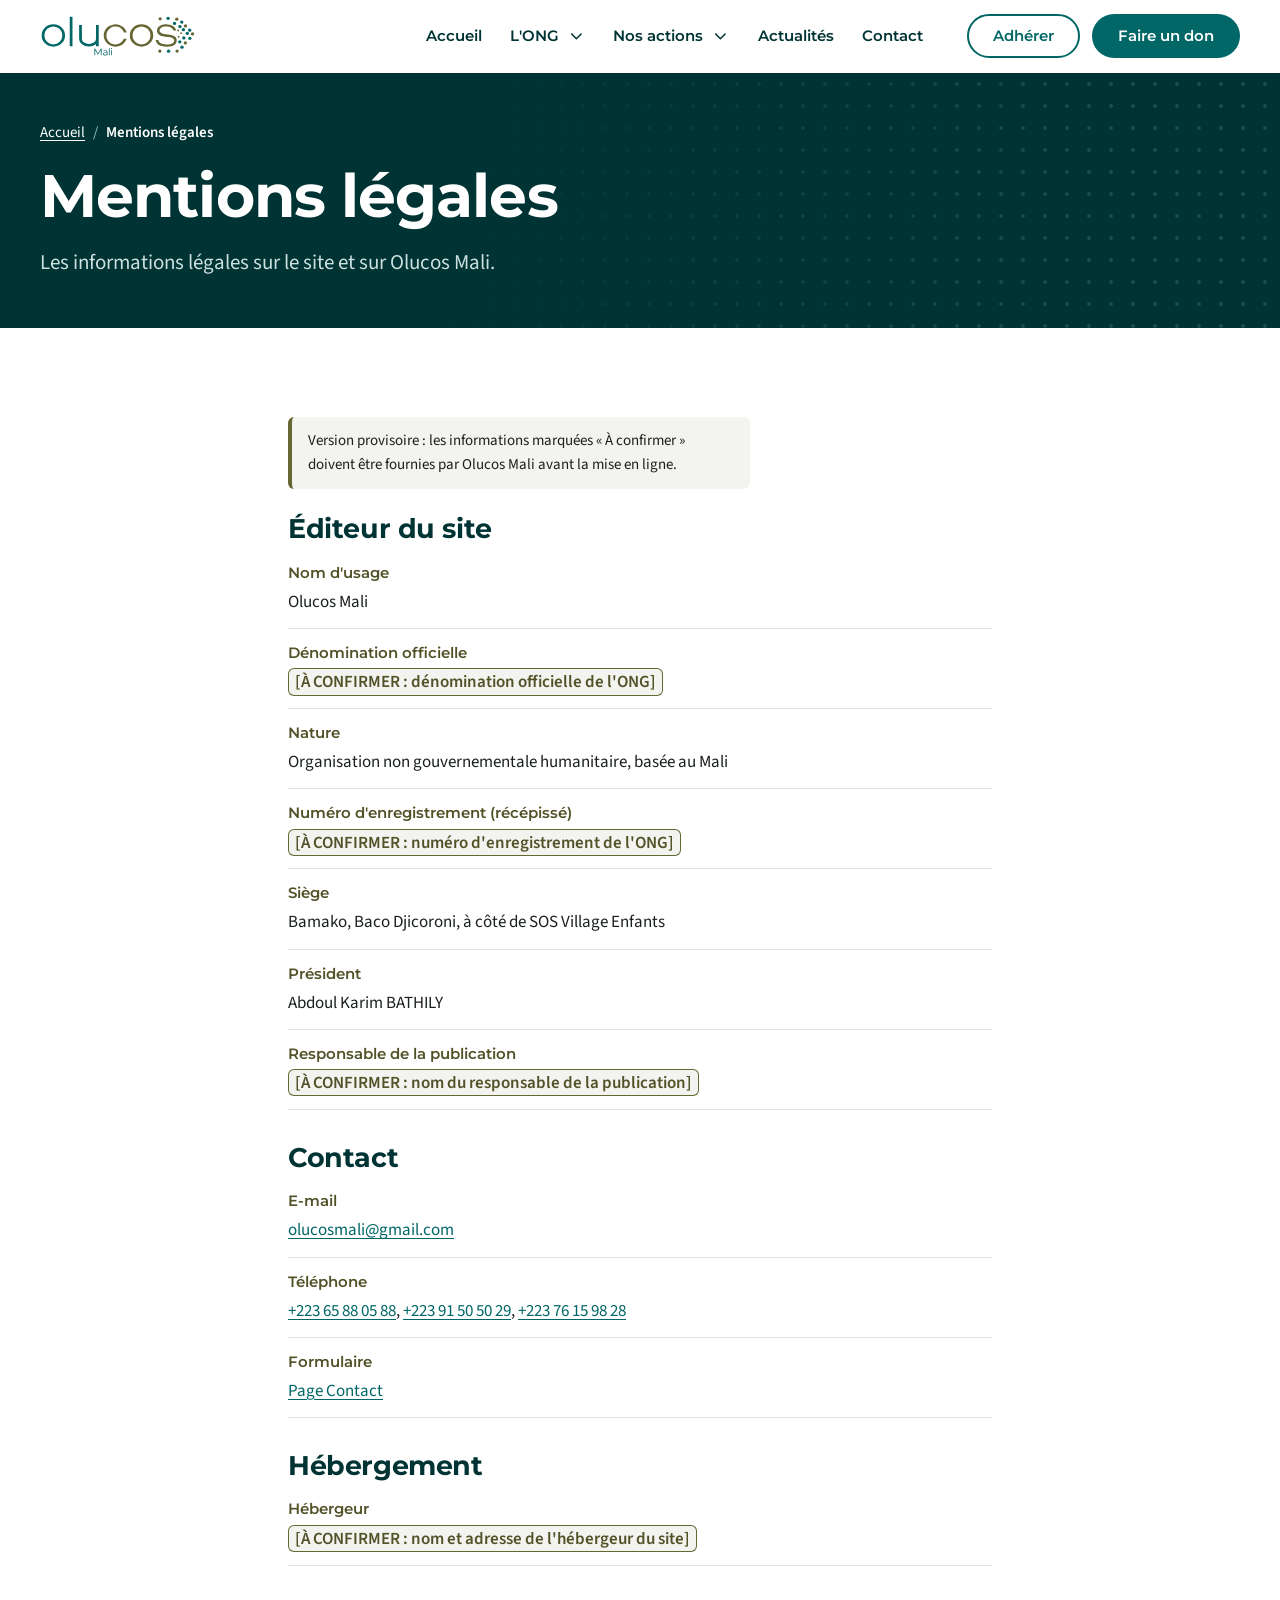
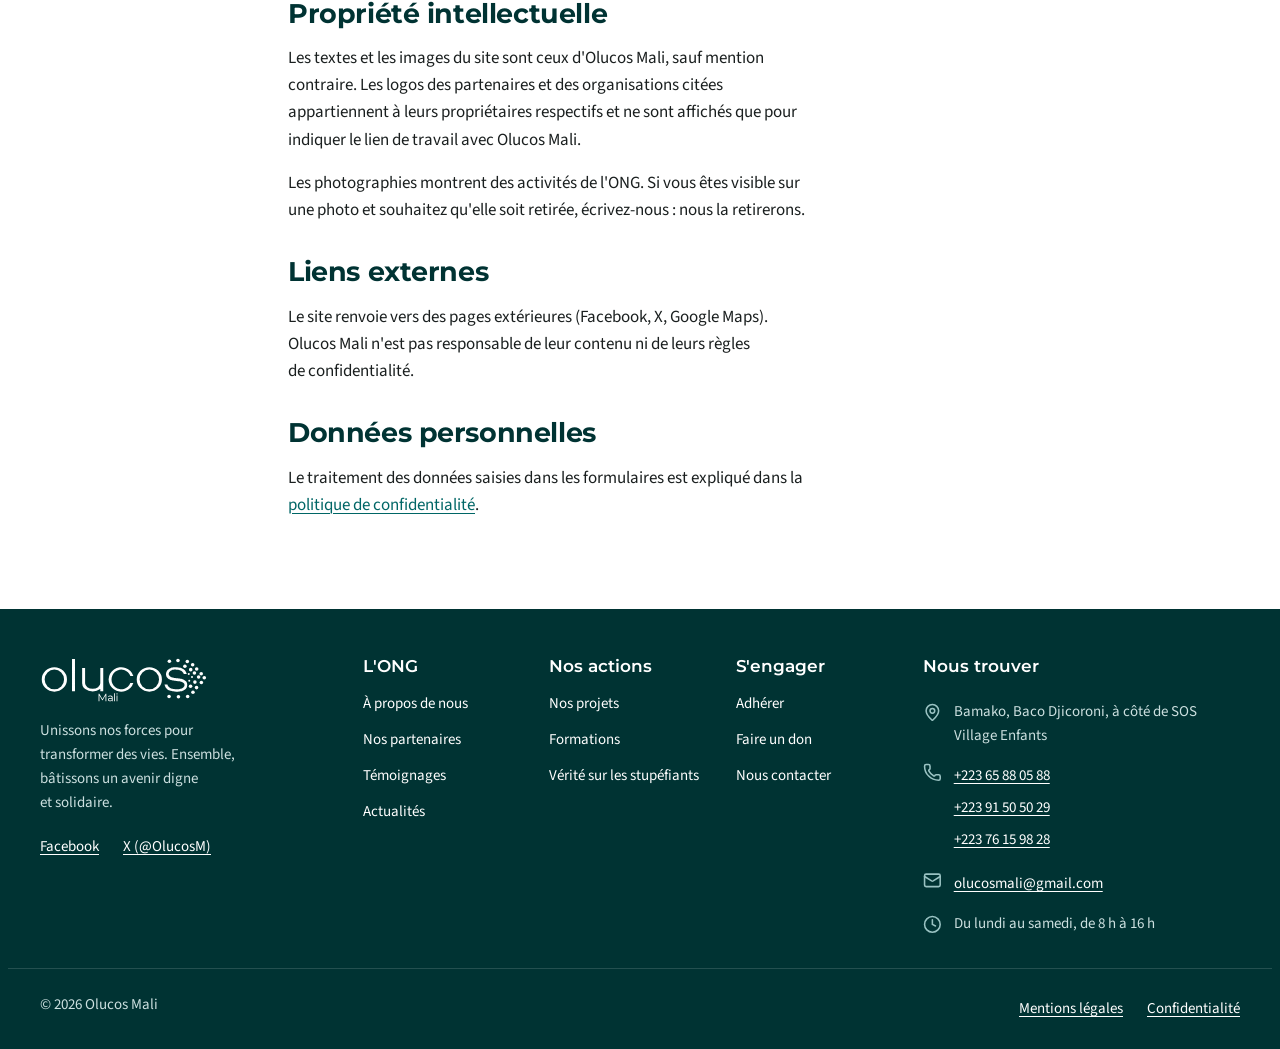
<file: mentions-legales/index.html>
<!doctype html>
<html lang="fr" class="no-js">
<head>
  <meta charset="utf-8">
  <meta name="viewport" content="width=device-width, initial-scale=1">
  <title>Mentions légales — Olucos Mali</title>
  <meta name="description" content="Mentions légales du site d'Olucos Mali : éditeur, contact, hébergement et propriété intellectuelle.">
  <meta name="theme-color" content="#006666">
  <script>document.documentElement.className = document.documentElement.className.replace('no-js', 'js');</script>

  <link rel="canonical" href="https://olucos-mali.github.io/mentions-legales/">
  <meta property="og:url" content="https://olucos-mali.github.io/mentions-legales/">
  <meta property="og:type" content="website">
  <meta property="og:locale" content="fr_FR">
  <meta property="og:site_name" content="Olucos Mali">
  <meta property="og:title" content="Mentions légales — Olucos Mali">
  <meta property="og:description" content="Les informations légales sur le site et sur Olucos Mali.">
  <meta property="og:image" content="https://olucos-mali.github.io/assets/images/og-image.png">
  <meta name="twitter:image" content="https://olucos-mali.github.io/assets/images/og-image.png">
  <meta name="twitter:card" content="summary_large_image">
  <meta name="twitter:site" content="@OlucosM">

  <link rel="icon" href="/assets/images/favicon/favicon.ico" sizes="48x48">
  <link rel="icon" href="/assets/images/favicon/favicon.svg" type="image/svg+xml">
  <link rel="apple-touch-icon" href="/assets/images/favicon/apple-touch-icon.png">
  <link rel="manifest" href="/site.webmanifest">

  <link rel="preload" href="/assets/fonts/montserrat-latin-var.woff2" as="font" type="font/woff2" crossorigin>
  <link rel="preload" href="/assets/fonts/source-sans-3-latin-var.woff2" as="font" type="font/woff2" crossorigin>
  <link rel="stylesheet" href="/assets/css/tokens.css">
  <link rel="stylesheet" href="/assets/css/base.css">
  <link rel="stylesheet" href="/assets/css/layout.css">
  <link rel="stylesheet" href="/assets/css/components.css">
  <link rel="stylesheet" href="/assets/css/pages/legal.css">
  <script type="module" src="/assets/js/pages/simple.js"></script>
</head>
<body>
  <a class="skip-link" href="#contenu">Aller au contenu</a>

  <!-- ===================== EN-TÊTE (identique sur toutes les pages) ===================== -->
  <header class="site-header" data-header>
    <div class="site-header__inner container">
      <a class="site-header__logo" href="/" aria-label="Olucos Mali — accueil">
        <img src="/assets/images/logo/olucos-mali.svg" alt="Olucos Mali" width="156" height="43">
      </a>

      <button class="nav-toggle" type="button" aria-expanded="false" aria-controls="site-nav" data-nav-toggle>
        <svg class="icon nav-toggle__open" aria-hidden="true"><use href="/assets/images/icons.svg#i-menu"/></svg>
        <svg class="icon nav-toggle__close" aria-hidden="true"><use href="/assets/images/icons.svg#i-x"/></svg>
        <span class="nav-toggle__label">Menu</span>
      </button>

      <nav class="site-nav" id="site-nav" aria-label="Navigation principale" data-nav>
        <ul class="site-nav__list" role="list">
          <li><a class="site-nav__link" href="/">Accueil</a></li>
          <li class="site-nav__group">
            <button class="site-nav__link site-nav__trigger" type="button" aria-expanded="false" aria-controls="menu-ong" data-submenu-toggle>
              L'ONG
              <svg class="icon site-nav__chevron" aria-hidden="true"><use href="/assets/images/icons.svg#i-chevron-down"/></svg>
            </button>
            <ul class="site-nav__submenu" id="menu-ong" role="list">
              <li><a href="/a-propos/">À propos de nous</a></li>
              <li><a href="/partenaires/">Nos partenaires</a></li>
            </ul>
          </li>
          <li class="site-nav__group">
            <button class="site-nav__link site-nav__trigger" type="button" aria-expanded="false" aria-controls="menu-actions" data-submenu-toggle>
              Nos actions
              <svg class="icon site-nav__chevron" aria-hidden="true"><use href="/assets/images/icons.svg#i-chevron-down"/></svg>
            </button>
            <ul class="site-nav__submenu" id="menu-actions" role="list">
              <li><a href="/projets/">Nos projets</a></li>
              <li><a href="/formations/">Formations</a></li>
              <li><a href="/verite-stupefiants/">Vérité sur les stupéfiants</a></li>
            </ul>
          </li>
          <li><a class="site-nav__link" href="/actualites/">Actualités</a></li>
          <li><a class="site-nav__link" href="/contact/">Contact</a></li>
        </ul>

        <div class="site-nav__actions">
          <a class="button button--outline" href="/adhesion/">Adhérer</a>
          <a class="button button--primary" href="/dons/">Faire un don</a>
        </div>

        <p class="site-nav__phone">
          <svg class="icon" aria-hidden="true"><use href="/assets/images/icons.svg#i-phone"/></svg>
          <a href="tel:+22365880588">+223 65 88 05 88</a>
        </p>
      </nav>
    </div>
  </header>

  <main id="contenu">

    <section class="page-hero page-hero--compact" aria-labelledby="page-title">
      <div class="container">
        <nav class="breadcrumb" aria-label="Fil d'Ariane">
          <ol role="list">
            <li><a href="/">Accueil</a></li>
            <li><a href="/mentions-legales/" aria-current="page">Mentions légales</a></li>
          </ol>
        </nav>
        <h1 id="page-title" class="page-hero__title">Mentions légales</h1>
        <p class="page-hero__lead">Les informations légales sur le site et sur Olucos Mali.</p>
      </div>
    </section>

    <section class="section legal" aria-label="Mentions légales">
      <div class="container legal__inner">
        <p class="legal__draft" role="note">Version provisoire : les informations marquées « À confirmer » doivent être fournies par Olucos Mali avant la mise en ligne.</p>

        <h2 class="legal__title">Éditeur du site</h2>
        <dl class="legal__list">
          <div><dt>Nom d'usage</dt><dd>Olucos Mali</dd></div>
          <div><dt>Dénomination officielle</dt><dd><span class="todo">[À CONFIRMER : dénomination officielle de l'ONG]</span></dd></div>
          <div><dt>Nature</dt><dd>Organisation non gouvernementale humanitaire, basée au Mali</dd></div>
          <div><dt>Numéro d'enregistrement (récépissé)</dt><dd><span class="todo">[À CONFIRMER : numéro d'enregistrement de l'ONG]</span></dd></div>
          <div><dt>Siège</dt><dd>Bamako, Baco Djicoroni, à côté de SOS Village Enfants</dd></div>
          <div><dt>Président</dt><dd>Abdoul Karim BATHILY</dd></div>
          <div><dt>Responsable de la publication</dt><dd><span class="todo">[À CONFIRMER : nom du responsable de la publication]</span></dd></div>
        </dl>

        <h2 class="legal__title">Contact</h2>
        <dl class="legal__list">
          <div><dt>E-mail</dt><dd><a href="mailto:olucosmali@gmail.com">olucosmali@gmail.com</a></dd></div>
          <div><dt>Téléphone</dt><dd><a href="tel:+22365880588">+223 65 88 05 88</a>, <a href="tel:+22391505029">+223 91 50 50 29</a>, <a href="tel:+22376159828">+223 76 15 98 28</a></dd></div>
          <div><dt>Formulaire</dt><dd><a href="/contact/">Page Contact</a></dd></div>
        </dl>

        <h2 class="legal__title">Hébergement</h2>
        <dl class="legal__list">
          <div><dt>Hébergeur</dt><dd><span class="todo">[À CONFIRMER : nom et adresse de l'hébergeur du site]</span></dd></div>
        </dl>

        <h2 class="legal__title">Propriété intellectuelle</h2>
        <p>Les textes et les images du site sont ceux d'Olucos Mali, sauf mention contraire. Les logos des partenaires et des organisations citées appartiennent à leurs propriétaires respectifs et ne sont affichés que pour indiquer le lien de travail avec Olucos Mali.</p>
        <p>Les photographies montrent des activités de l'ONG. Si vous êtes visible sur une photo et souhaitez qu'elle soit retirée, écrivez-nous : nous la retirerons.</p>

        <h2 class="legal__title">Liens externes</h2>
        <p>Le site renvoie vers des pages extérieures (Facebook, X, Google Maps). Olucos Mali n'est pas responsable de leur contenu ni de leurs règles de confidentialité.</p>

        <h2 class="legal__title">Données personnelles</h2>
        <p>Le traitement des données saisies dans les formulaires est expliqué dans la <a href="/confidentialite/">politique de confidentialité</a>.</p>
      </div>
    </section>

  </main>

  <!-- ===================== PIED DE PAGE (identique sur toutes les pages) ===================== -->
  <footer class="site-footer on-dark">
    <div class="site-footer__inner container">
      <div class="site-footer__brand">
        <img src="/assets/images/logo/olucos-mali-blanc.svg" alt="Olucos Mali" width="180" height="50" loading="lazy">
        <p>Unissons nos forces pour transformer des vies. Ensemble, bâtissons un avenir digne et solidaire.</p>
        <ul class="site-footer__social" role="list">
          <li><a href="https://www.facebook.com/OlucosMali/" rel="noopener noreferrer">Facebook</a></li>
          <li><a href="https://x.com/OlucosM" rel="noopener noreferrer">X (@OlucosM)</a></li>
        </ul>
      </div>

      <nav class="site-footer__nav" aria-label="Plan du site">
        <div>
          <h2 class="site-footer__title">L'ONG</h2>
          <ul role="list">
            <li><a href="/a-propos/">À propos de nous</a></li>
            <li><a href="/partenaires/">Nos partenaires</a></li>
            <li><a href="/temoignages/">Témoignages</a></li>
            <li><a href="/actualites/">Actualités</a></li>
          </ul>
        </div>
        <div>
          <h2 class="site-footer__title">Nos actions</h2>
          <ul role="list">
            <li><a href="/projets/">Nos projets</a></li>
            <li><a href="/formations/">Formations</a></li>
            <li><a href="/verite-stupefiants/">Vérité sur les stupéfiants</a></li>
          </ul>
        </div>
        <div>
          <h2 class="site-footer__title">S'engager</h2>
          <ul role="list">
            <li><a href="/adhesion/">Adhérer</a></li>
            <li><a href="/dons/">Faire un don</a></li>
            <li><a href="/contact/">Nous contacter</a></li>
          </ul>
        </div>
      </nav>

      <address class="site-footer__contact">
        <h2 class="site-footer__title">Nous trouver</h2>
        <p>
          <svg class="icon" aria-hidden="true"><use href="/assets/images/icons.svg#i-map-pin"/></svg>
          <span>Bamako, Baco Djicoroni, à côté de SOS Village Enfants</span>
        </p>
        <p>
          <svg class="icon" aria-hidden="true"><use href="/assets/images/icons.svg#i-phone"/></svg>
          <span><a href="tel:+22365880588">+223 65 88 05 88</a><br><a href="tel:+22391505029">+223 91 50 50 29</a><br><a href="tel:+22376159828">+223 76 15 98 28</a></span>
        </p>
        <p>
          <svg class="icon" aria-hidden="true"><use href="/assets/images/icons.svg#i-mail"/></svg>
          <a href="mailto:olucosmali@gmail.com">olucosmali@gmail.com</a>
        </p>
        <p>
          <svg class="icon" aria-hidden="true"><use href="/assets/images/icons.svg#i-clock"/></svg>
          <span>Du lundi au samedi, de 8&nbsp;h à 16&nbsp;h</span>
        </p>
      </address>
    </div>

    <div class="site-footer__legal container">
      <p>© <span data-year>2026</span> Olucos Mali</p>
      <ul role="list">
        <li><a href="/mentions-legales/">Mentions légales</a></li>
        <li><a href="/confidentialite/">Confidentialité</a></li>
      </ul>
    </div>
  </footer>
</body>
</html>
</file>
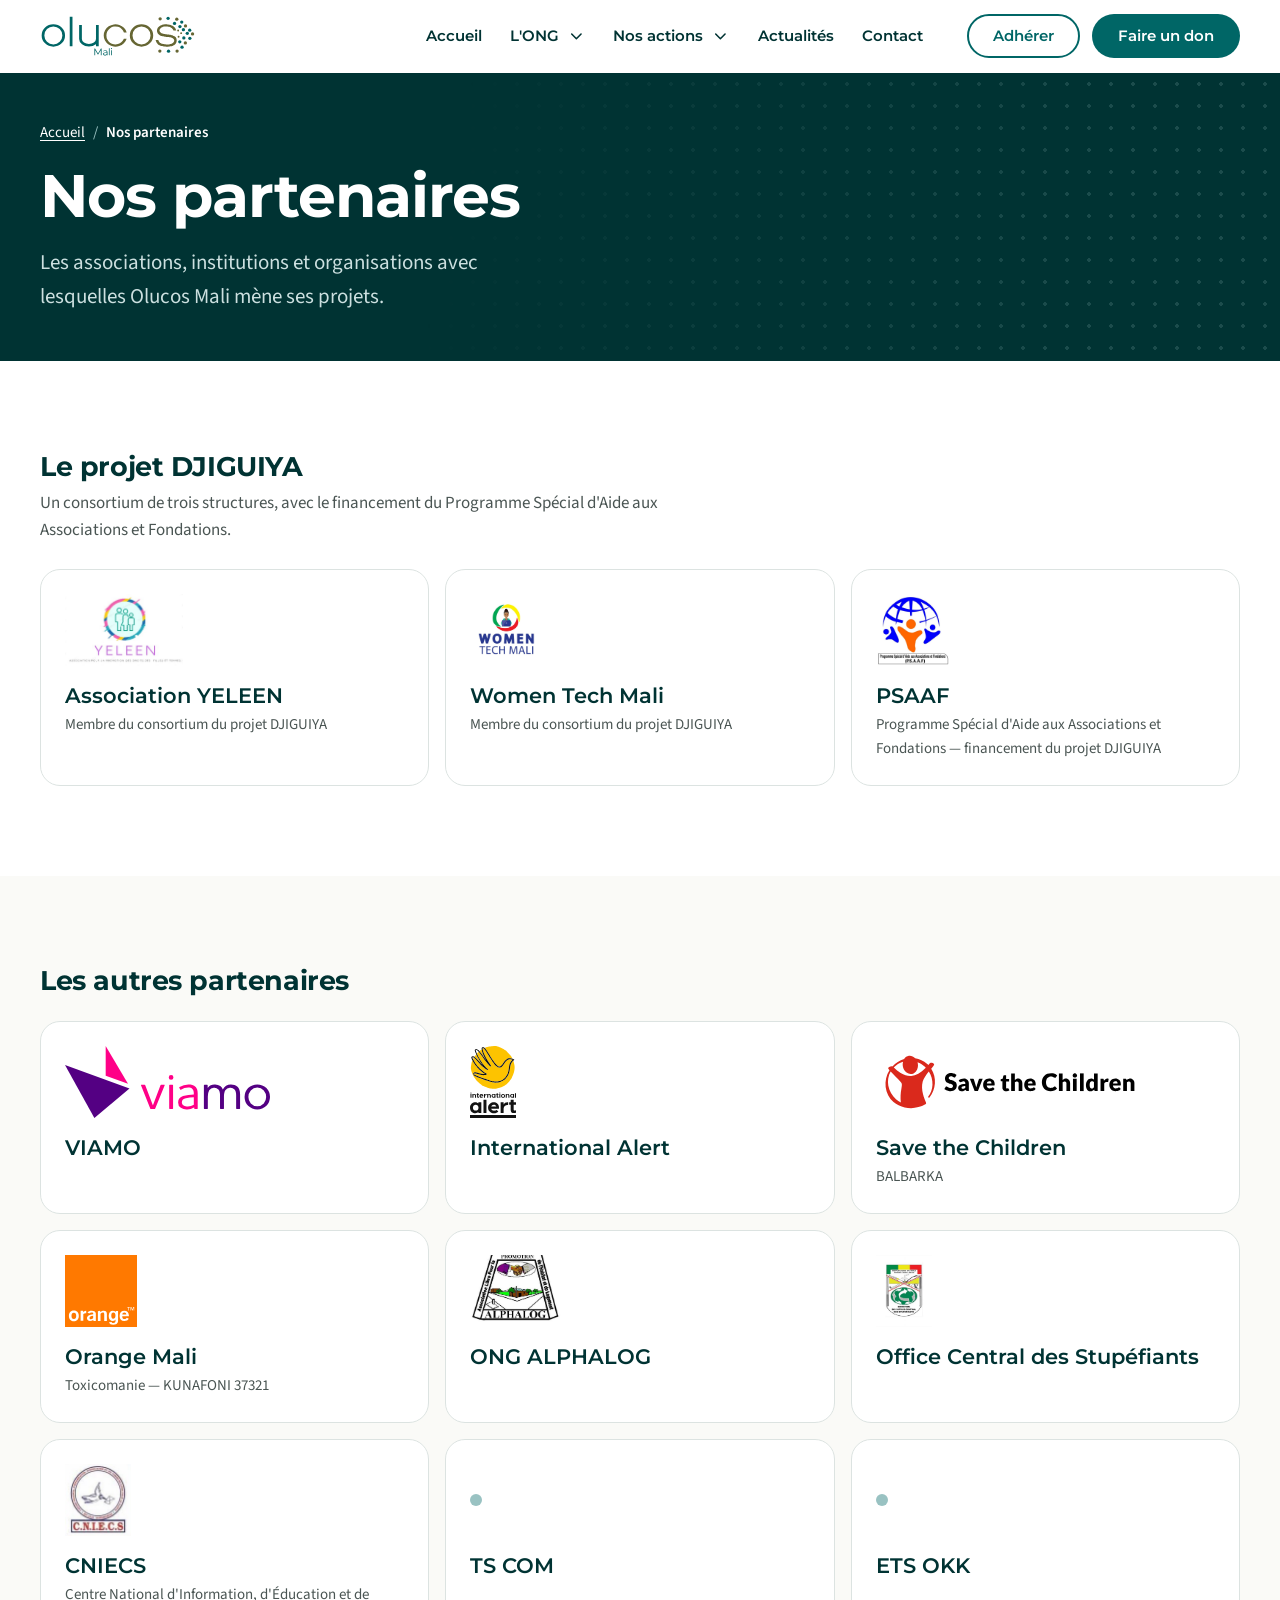
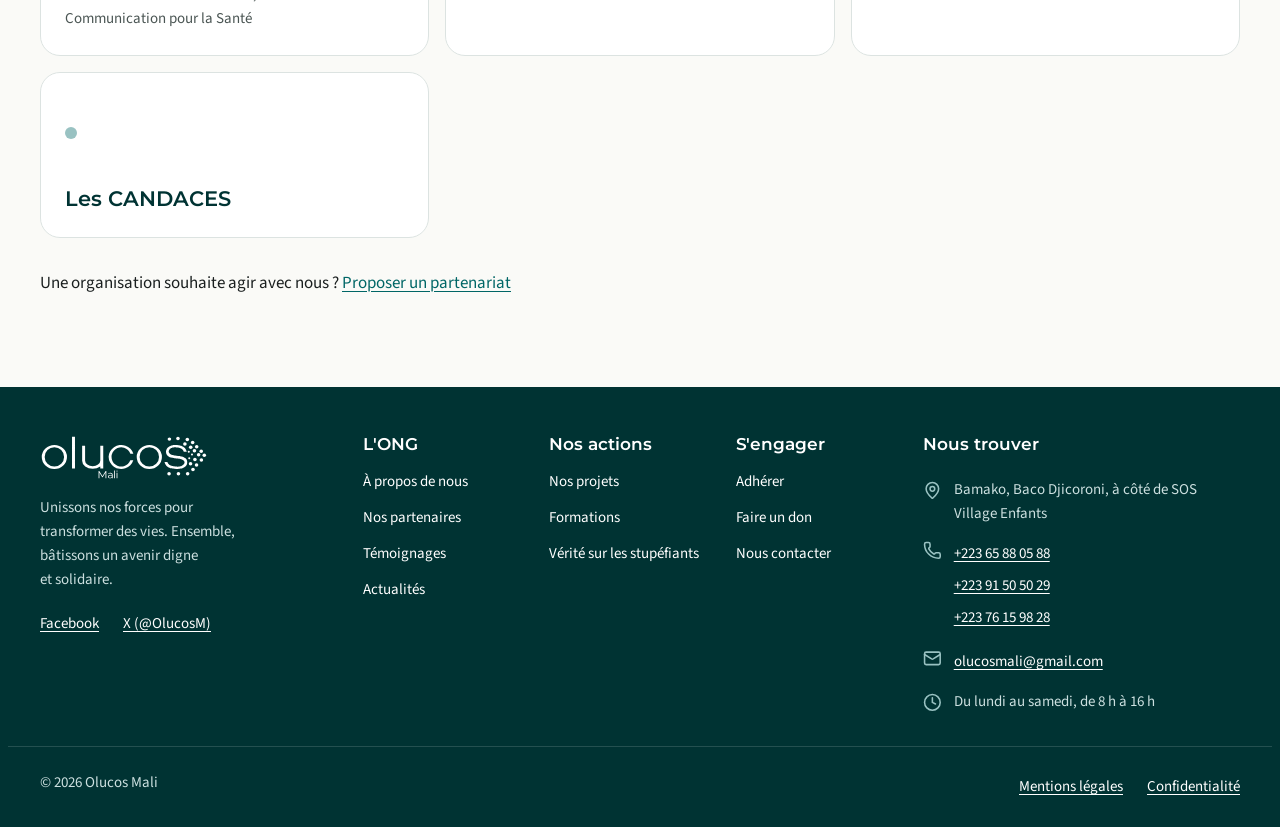
<file: partenaires/index.html>
<!doctype html>
<html lang="fr" class="no-js">
<head>
  <meta charset="utf-8">
  <meta name="viewport" content="width=device-width, initial-scale=1">
  <title>Nos partenaires — Olucos Mali</title>
  <meta name="description" content="Les partenaires d'Olucos Mali : consortium et financement du projet DJIGUIYA, institutions et organisations avec lesquelles l'ONG mène ses projets.">
  <meta name="theme-color" content="#006666">
  <script>document.documentElement.className = document.documentElement.className.replace('no-js', 'js');</script>

  <link rel="canonical" href="https://olucos-mali.github.io/partenaires/">
  <meta property="og:url" content="https://olucos-mali.github.io/partenaires/">
  <meta property="og:type" content="website">
  <meta property="og:locale" content="fr_FR">
  <meta property="og:site_name" content="Olucos Mali">
  <meta property="og:title" content="Nos partenaires — Olucos Mali">
  <meta property="og:description" content="Les organisations avec lesquelles Olucos Mali mène ses projets.">
  <meta property="og:image" content="https://olucos-mali.github.io/assets/images/og-image.png">
  <meta name="twitter:image" content="https://olucos-mali.github.io/assets/images/og-image.png">
  <meta name="twitter:card" content="summary_large_image">
  <meta name="twitter:site" content="@OlucosM">

  <link rel="icon" href="/assets/images/favicon/favicon.ico" sizes="48x48">
  <link rel="icon" href="/assets/images/favicon/favicon.svg" type="image/svg+xml">
  <link rel="apple-touch-icon" href="/assets/images/favicon/apple-touch-icon.png">
  <link rel="manifest" href="/site.webmanifest">

  <link rel="preload" href="/assets/fonts/montserrat-latin-var.woff2" as="font" type="font/woff2" crossorigin>
  <link rel="preload" href="/assets/fonts/source-sans-3-latin-var.woff2" as="font" type="font/woff2" crossorigin>
  <link rel="stylesheet" href="/assets/css/tokens.css">
  <link rel="stylesheet" href="/assets/css/base.css">
  <link rel="stylesheet" href="/assets/css/layout.css">
  <link rel="stylesheet" href="/assets/css/components.css">
  <link rel="stylesheet" href="/assets/css/pages/partenaires.css">
  <script type="module" src="/assets/js/pages/partenaires.js"></script>
</head>
<body>
  <a class="skip-link" href="#contenu">Aller au contenu</a>

  <!-- ===================== EN-TÊTE (identique sur toutes les pages) ===================== -->
  <header class="site-header" data-header>
    <div class="site-header__inner container">
      <a class="site-header__logo" href="/" aria-label="Olucos Mali — accueil">
        <img src="/assets/images/logo/olucos-mali.svg" alt="Olucos Mali" width="156" height="43">
      </a>

      <button class="nav-toggle" type="button" aria-expanded="false" aria-controls="site-nav" data-nav-toggle>
        <svg class="icon nav-toggle__open" aria-hidden="true"><use href="/assets/images/icons.svg#i-menu"/></svg>
        <svg class="icon nav-toggle__close" aria-hidden="true"><use href="/assets/images/icons.svg#i-x"/></svg>
        <span class="nav-toggle__label">Menu</span>
      </button>

      <nav class="site-nav" id="site-nav" aria-label="Navigation principale" data-nav>
        <ul class="site-nav__list" role="list">
          <li><a class="site-nav__link" href="/">Accueil</a></li>
          <li class="site-nav__group">
            <button class="site-nav__link site-nav__trigger" type="button" aria-expanded="false" aria-controls="menu-ong" data-submenu-toggle>
              L'ONG
              <svg class="icon site-nav__chevron" aria-hidden="true"><use href="/assets/images/icons.svg#i-chevron-down"/></svg>
            </button>
            <ul class="site-nav__submenu" id="menu-ong" role="list">
              <li><a href="/a-propos/">À propos de nous</a></li>
              <li><a href="/partenaires/">Nos partenaires</a></li>
            </ul>
          </li>
          <li class="site-nav__group">
            <button class="site-nav__link site-nav__trigger" type="button" aria-expanded="false" aria-controls="menu-actions" data-submenu-toggle>
              Nos actions
              <svg class="icon site-nav__chevron" aria-hidden="true"><use href="/assets/images/icons.svg#i-chevron-down"/></svg>
            </button>
            <ul class="site-nav__submenu" id="menu-actions" role="list">
              <li><a href="/projets/">Nos projets</a></li>
              <li><a href="/formations/">Formations</a></li>
              <li><a href="/verite-stupefiants/">Vérité sur les stupéfiants</a></li>
            </ul>
          </li>
          <li><a class="site-nav__link" href="/actualites/">Actualités</a></li>
          <li><a class="site-nav__link" href="/contact/">Contact</a></li>
        </ul>

        <div class="site-nav__actions">
          <a class="button button--outline" href="/adhesion/">Adhérer</a>
          <a class="button button--primary" href="/dons/">Faire un don</a>
        </div>

        <p class="site-nav__phone">
          <svg class="icon" aria-hidden="true"><use href="/assets/images/icons.svg#i-phone"/></svg>
          <a href="tel:+22365880588">+223 65 88 05 88</a>
        </p>
      </nav>
    </div>
  </header>

  <main id="contenu">

    <section class="page-hero page-hero--compact" aria-labelledby="page-title">
      <div class="container">
        <nav class="breadcrumb" aria-label="Fil d'Ariane">
          <ol role="list">
            <li><a href="/">Accueil</a></li>
            <li><a href="/partenaires/" aria-current="page">Nos partenaires</a></li>
          </ol>
        </nav>
        <h1 id="page-title" class="page-hero__title">Nos partenaires</h1>
        <p class="page-hero__lead">Les associations, institutions et organisations avec lesquelles Olucos Mali mène ses projets.</p>
      </div>
    </section>

    <section class="section partners-group" aria-labelledby="djiguiya-title">
      <div class="container">
        <h2 id="djiguiya-title" class="partners-group__title">Le projet DJIGUIYA</h2>
        <p class="partners-group__intro">Un consortium de trois structures, avec le financement du Programme Spécial d'Aide aux Associations et Fondations.</p>
        <ul class="partner-list partner-list--page" role="list" data-partners-djiguiya aria-busy="true">
          <li class="state-message">Chargement des partenaires…</li>
        </ul>
      </div>
    </section>

    <section class="section partners-group partners-group--alt" aria-labelledby="others-title">
      <div class="container">
        <h2 id="others-title" class="partners-group__title">Les autres partenaires</h2>
        <ul class="partner-list partner-list--page" role="list" data-partners-others aria-busy="true">
          <li class="state-message">Chargement des partenaires…</li>
        </ul>
        <p class="partners-group__cta">Une organisation souhaite agir avec nous ? <a href="/contact/?sujet=Proposer%20un%20partenariat">Proposer un partenariat</a></p>
      </div>
    </section>

  </main>

  <!-- ===================== PIED DE PAGE (identique sur toutes les pages) ===================== -->
  <footer class="site-footer on-dark">
    <div class="site-footer__inner container">
      <div class="site-footer__brand">
        <img src="/assets/images/logo/olucos-mali-blanc.svg" alt="Olucos Mali" width="180" height="50" loading="lazy">
        <p>Unissons nos forces pour transformer des vies. Ensemble, bâtissons un avenir digne et solidaire.</p>
        <ul class="site-footer__social" role="list">
          <li><a href="https://www.facebook.com/OlucosMali/" rel="noopener noreferrer">Facebook</a></li>
          <li><a href="https://x.com/OlucosM" rel="noopener noreferrer">X (@OlucosM)</a></li>
        </ul>
      </div>

      <nav class="site-footer__nav" aria-label="Plan du site">
        <div>
          <h2 class="site-footer__title">L'ONG</h2>
          <ul role="list">
            <li><a href="/a-propos/">À propos de nous</a></li>
            <li><a href="/partenaires/">Nos partenaires</a></li>
            <li><a href="/temoignages/">Témoignages</a></li>
            <li><a href="/actualites/">Actualités</a></li>
          </ul>
        </div>
        <div>
          <h2 class="site-footer__title">Nos actions</h2>
          <ul role="list">
            <li><a href="/projets/">Nos projets</a></li>
            <li><a href="/formations/">Formations</a></li>
            <li><a href="/verite-stupefiants/">Vérité sur les stupéfiants</a></li>
          </ul>
        </div>
        <div>
          <h2 class="site-footer__title">S'engager</h2>
          <ul role="list">
            <li><a href="/adhesion/">Adhérer</a></li>
            <li><a href="/dons/">Faire un don</a></li>
            <li><a href="/contact/">Nous contacter</a></li>
          </ul>
        </div>
      </nav>

      <address class="site-footer__contact">
        <h2 class="site-footer__title">Nous trouver</h2>
        <p>
          <svg class="icon" aria-hidden="true"><use href="/assets/images/icons.svg#i-map-pin"/></svg>
          <span>Bamako, Baco Djicoroni, à côté de SOS Village Enfants</span>
        </p>
        <p>
          <svg class="icon" aria-hidden="true"><use href="/assets/images/icons.svg#i-phone"/></svg>
          <span><a href="tel:+22365880588">+223 65 88 05 88</a><br><a href="tel:+22391505029">+223 91 50 50 29</a><br><a href="tel:+22376159828">+223 76 15 98 28</a></span>
        </p>
        <p>
          <svg class="icon" aria-hidden="true"><use href="/assets/images/icons.svg#i-mail"/></svg>
          <a href="mailto:olucosmali@gmail.com">olucosmali@gmail.com</a>
        </p>
        <p>
          <svg class="icon" aria-hidden="true"><use href="/assets/images/icons.svg#i-clock"/></svg>
          <span>Du lundi au samedi, de 8&nbsp;h à 16&nbsp;h</span>
        </p>
      </address>
    </div>

    <div class="site-footer__legal container">
      <p>© <span data-year>2026</span> Olucos Mali</p>
      <ul role="list">
        <li><a href="/mentions-legales/">Mentions légales</a></li>
        <li><a href="/confidentialite/">Confidentialité</a></li>
      </ul>
    </div>
  </footer>
</body>
</html>
</file>
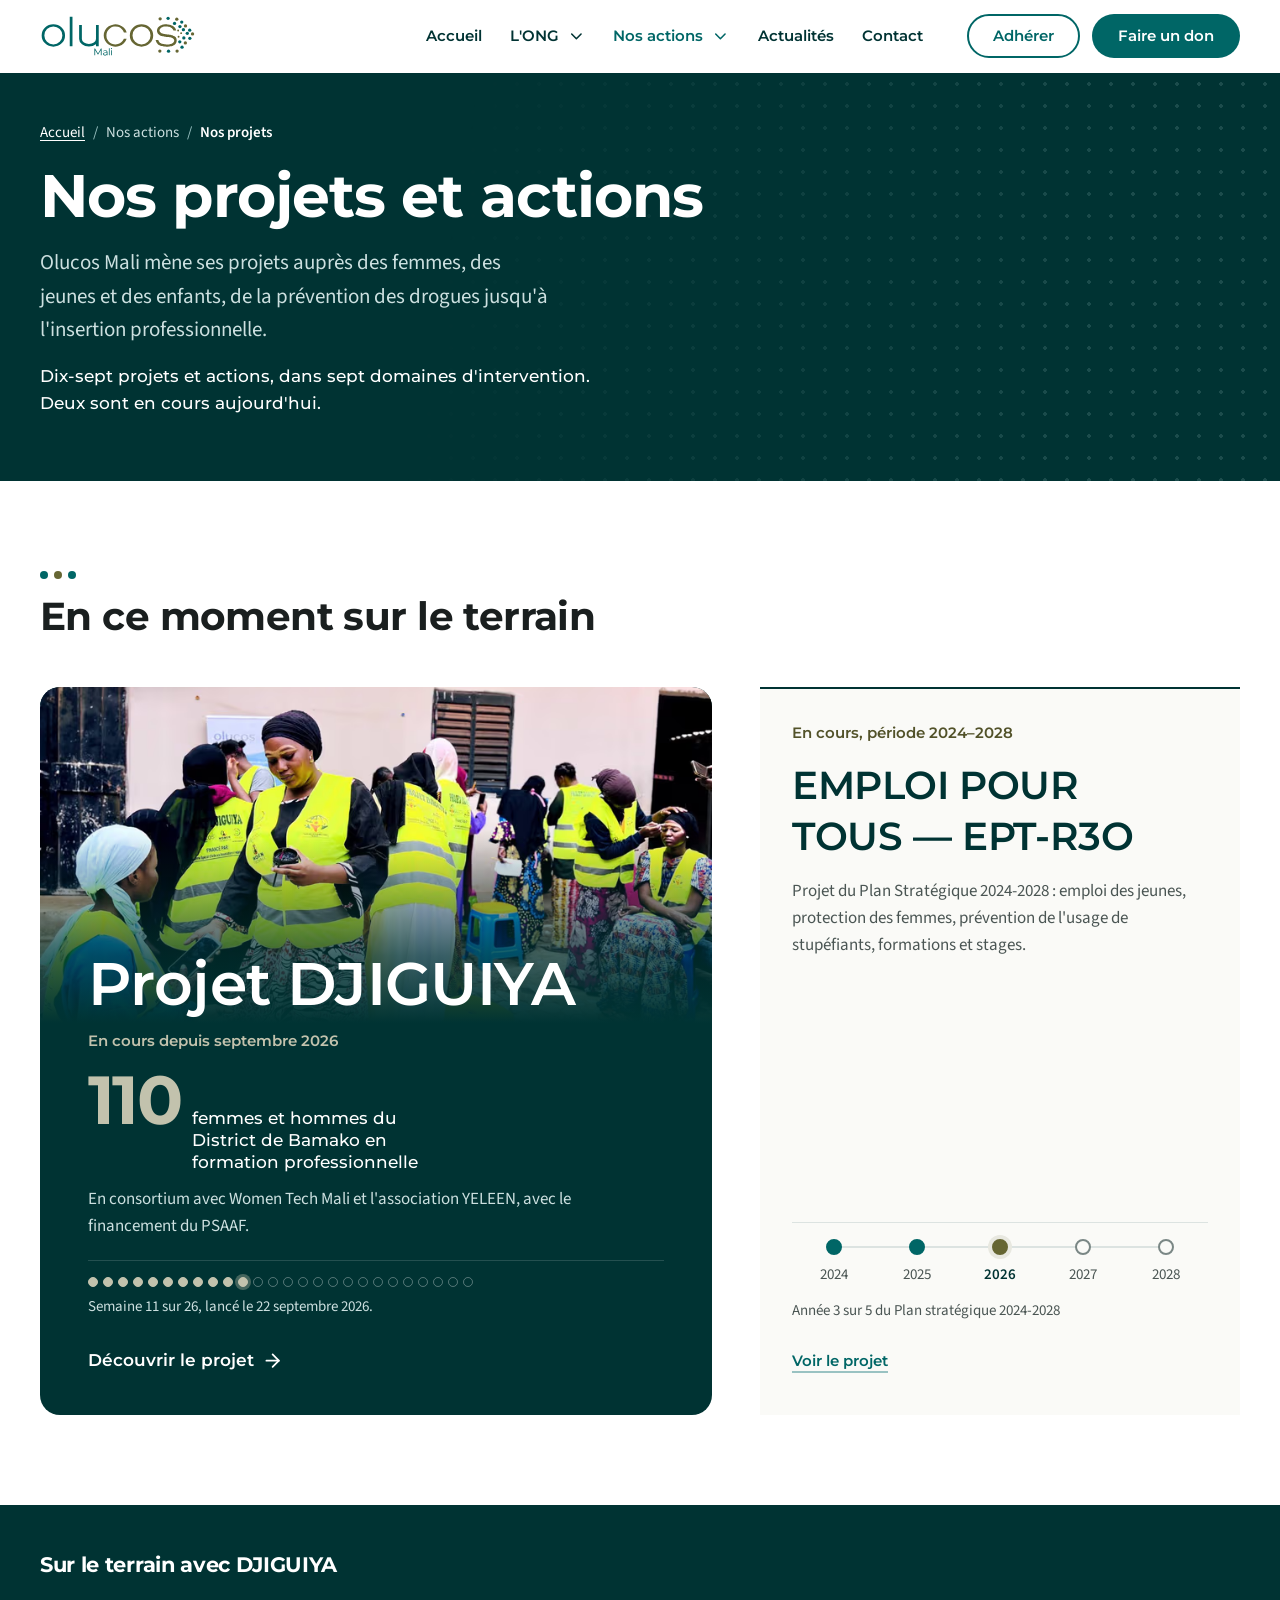
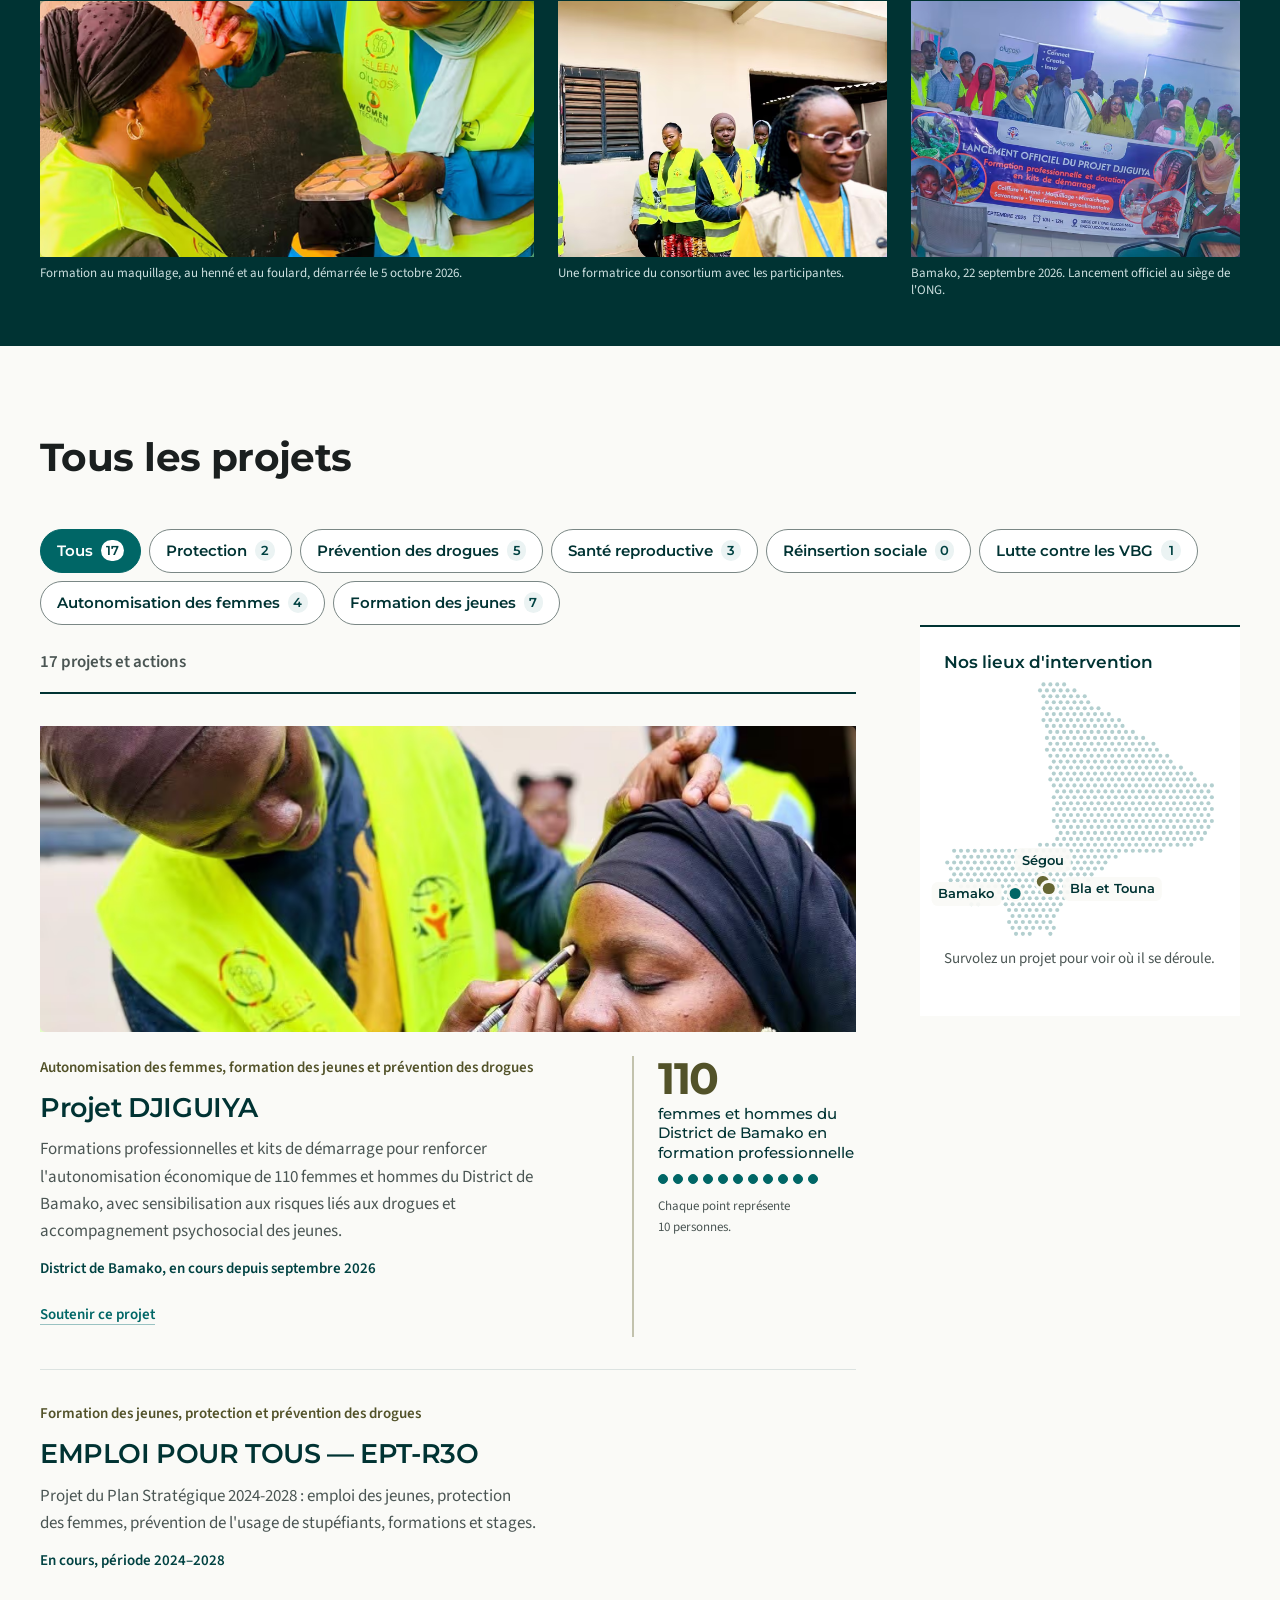
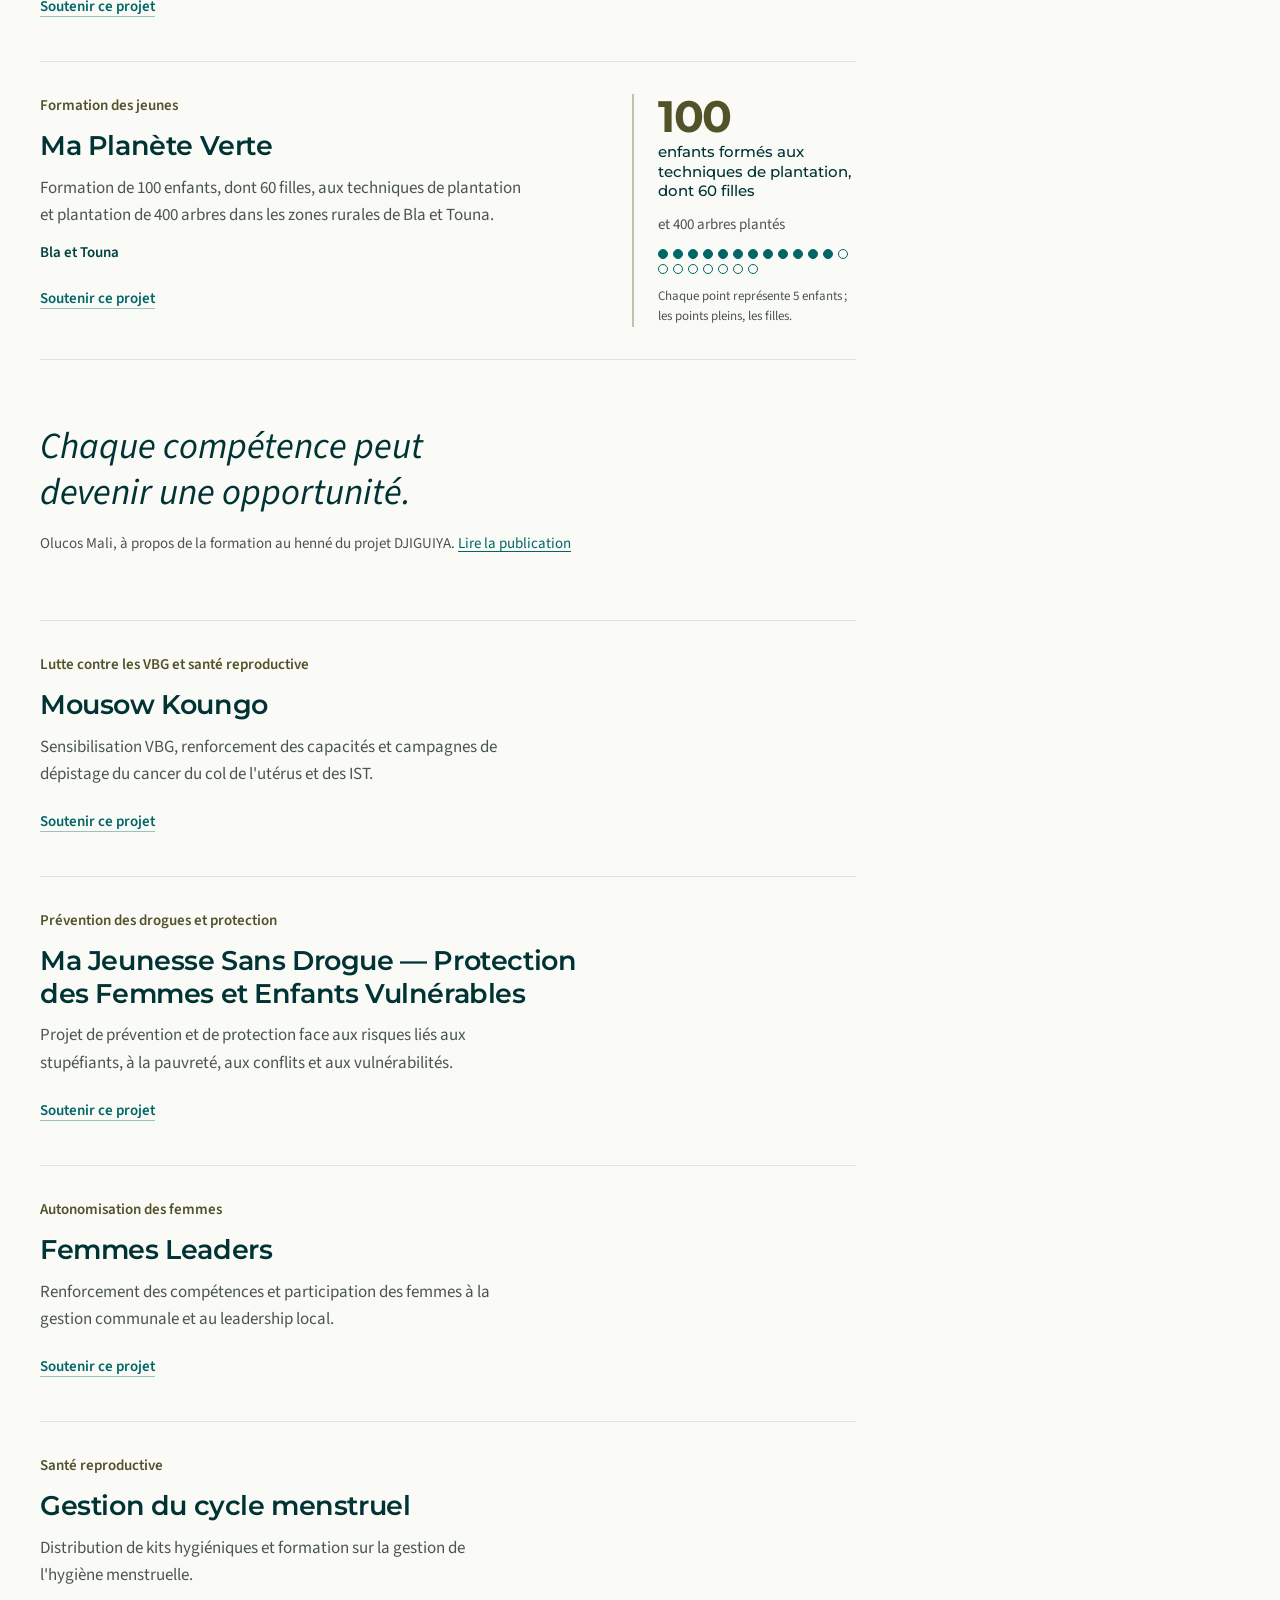
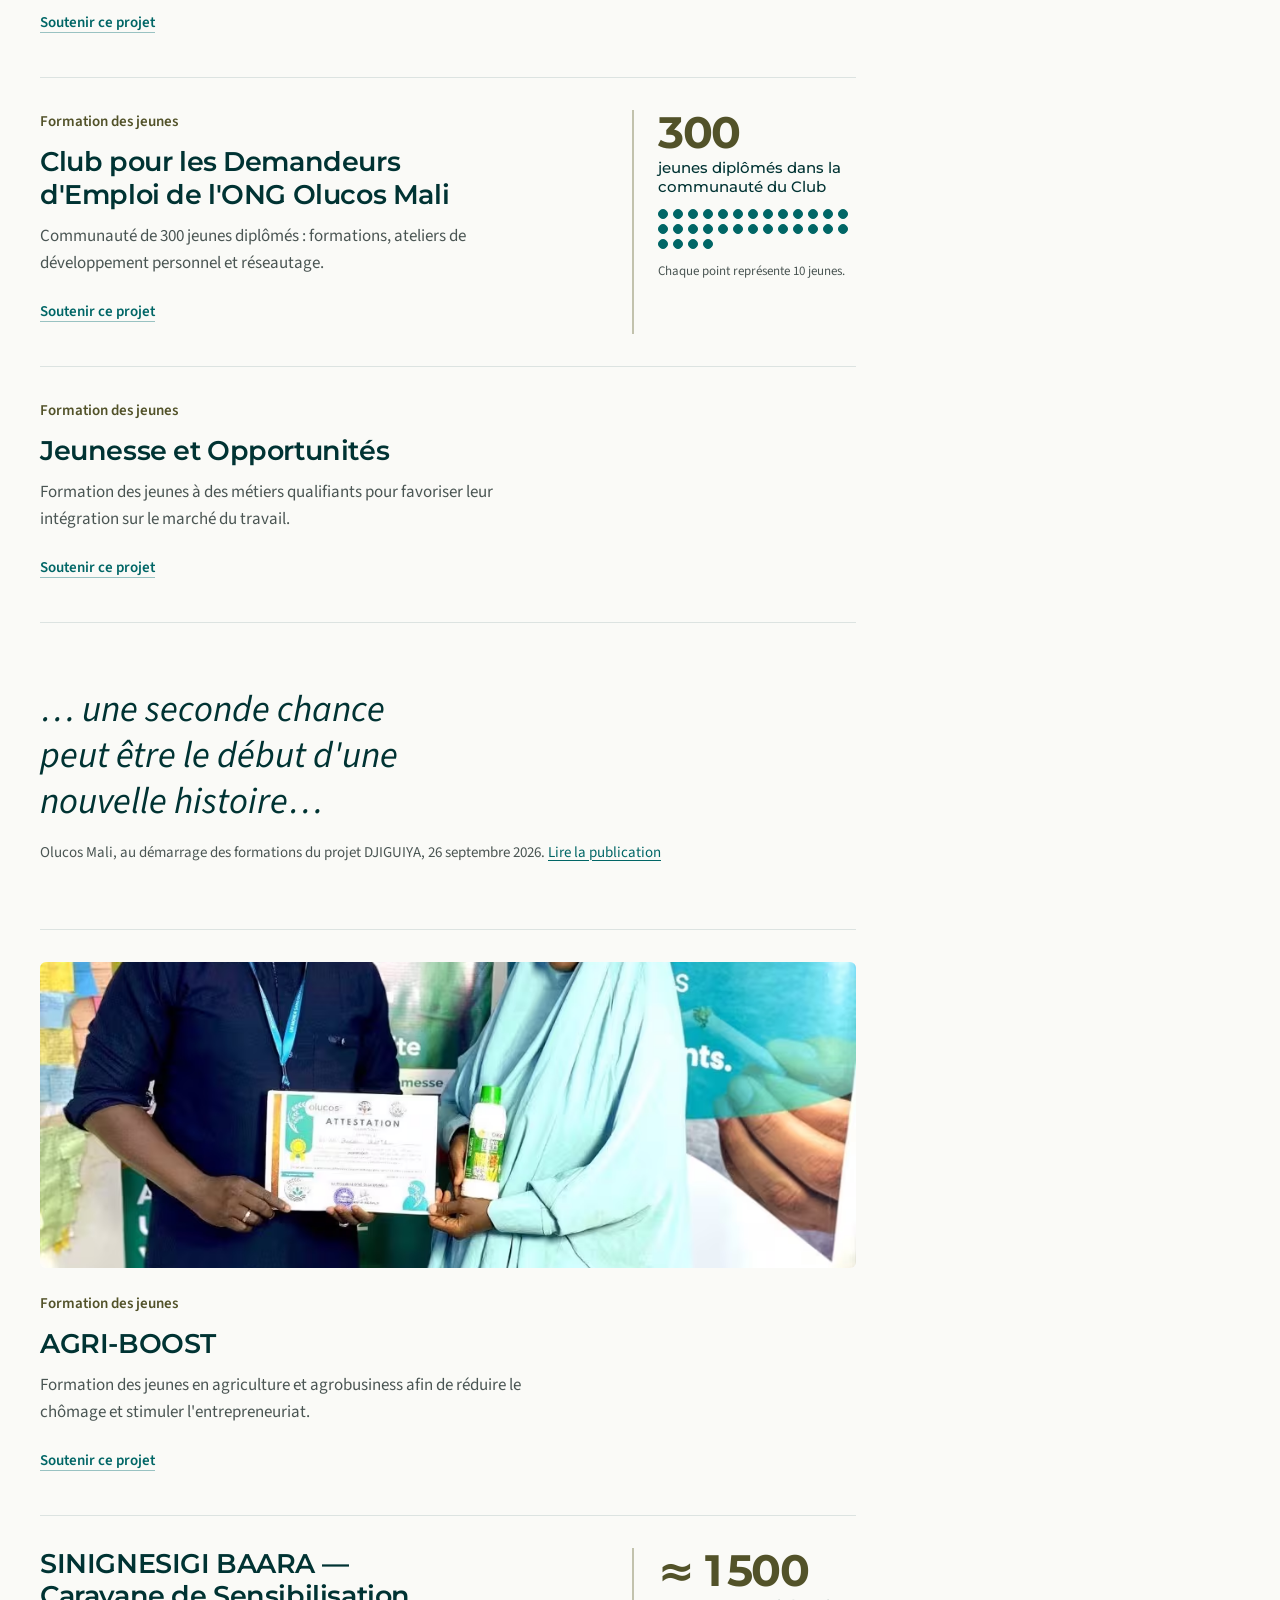
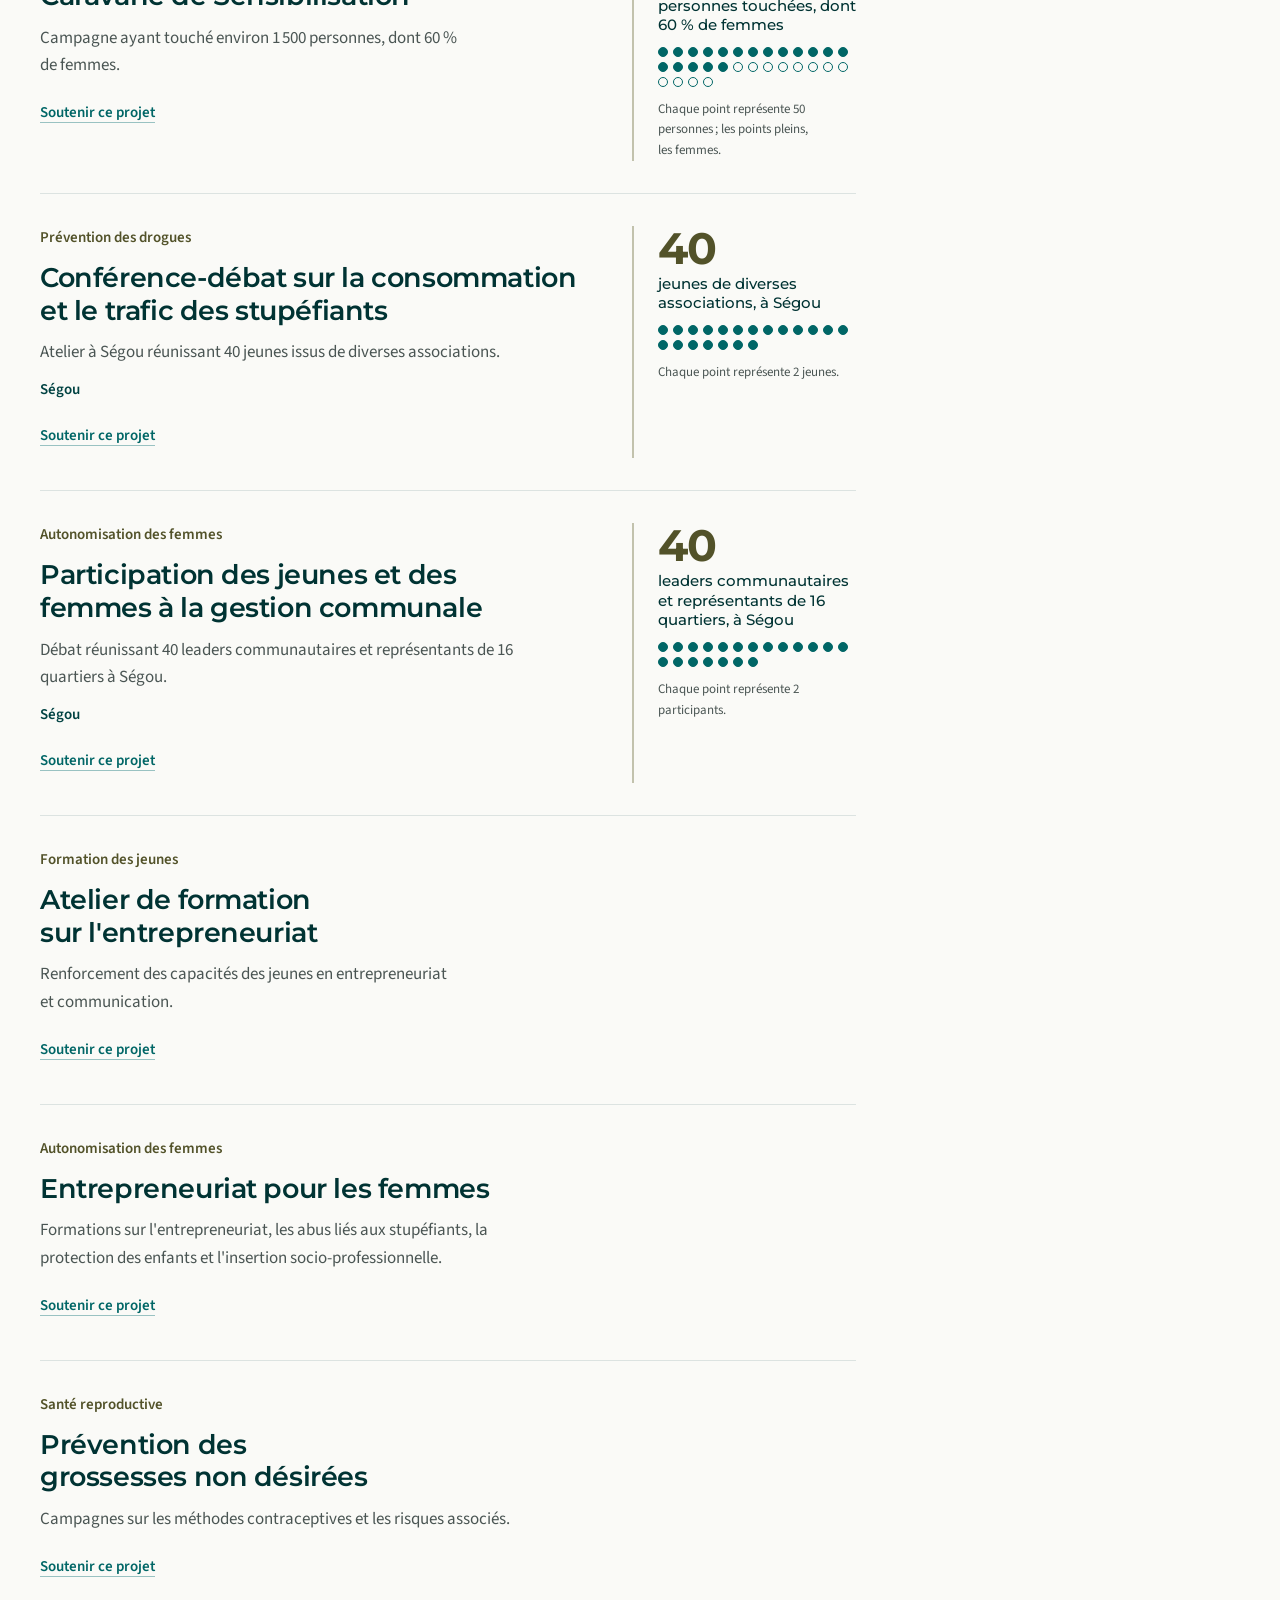
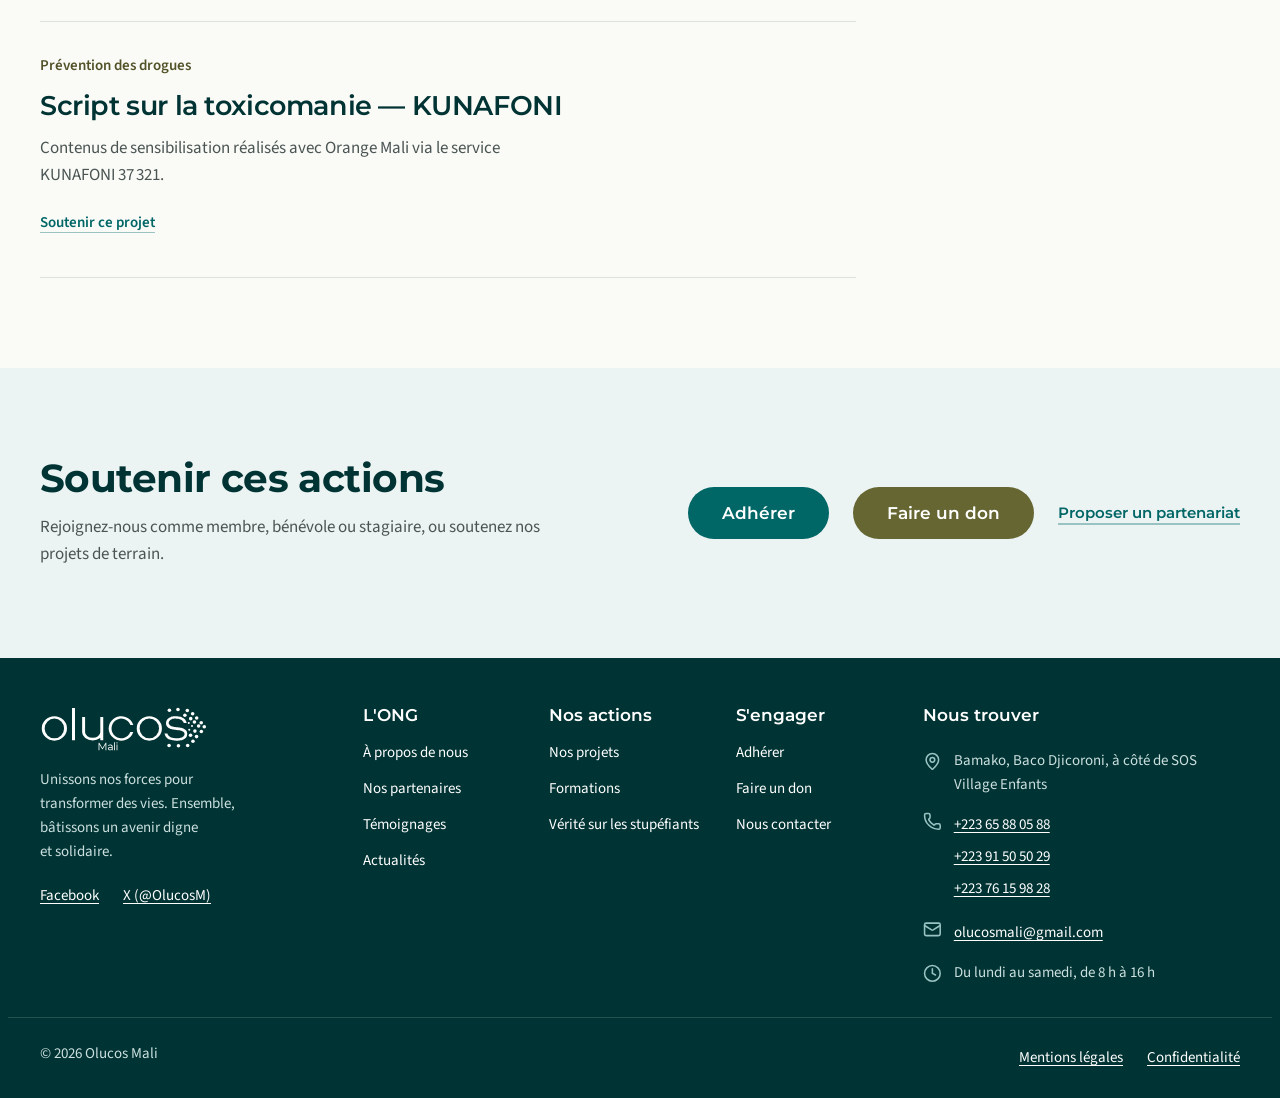
<file: projets/index.html>
<!doctype html>
<html lang="fr" class="no-js">
<head>
  <meta charset="utf-8">
  <meta name="viewport" content="width=device-width, initial-scale=1">
  <title>Nos projets et actions — Olucos Mali</title>
  <meta name="description" content="Les projets et actions d'Olucos Mali : prévention des drogues, protection des femmes et des enfants, santé reproductive, lutte contre les VBG, autonomisation des femmes et formation des jeunes.">
  <meta name="theme-color" content="#006666">
  <script>document.documentElement.className = document.documentElement.className.replace('no-js', 'js');</script>

  <link rel="canonical" href="https://olucos-mali.github.io/projets/">
  <meta property="og:url" content="https://olucos-mali.github.io/projets/">
  <meta property="og:type" content="website">
  <meta property="og:locale" content="fr_FR">
  <meta property="og:site_name" content="Olucos Mali">
  <meta property="og:title" content="Nos projets et actions — Olucos Mali">
  <meta property="og:description" content="Prévention, protection, santé, autonomisation et formation : les projets menés par Olucos Mali sur le terrain.">
  <meta property="og:image" content="https://olucos-mali.github.io/assets/images/og-image.png">
  <meta name="twitter:image" content="https://olucos-mali.github.io/assets/images/og-image.png">
  <meta name="twitter:card" content="summary_large_image">
  <meta name="twitter:site" content="@OlucosM">

  <link rel="icon" href="/assets/images/favicon/favicon.ico" sizes="48x48">
  <link rel="icon" href="/assets/images/favicon/favicon.svg" type="image/svg+xml">
  <link rel="apple-touch-icon" href="/assets/images/favicon/apple-touch-icon.png">
  <link rel="manifest" href="/site.webmanifest">

  <link rel="preload" href="/assets/fonts/montserrat-latin-var.woff2" as="font" type="font/woff2" crossorigin>
  <link rel="preload" href="/assets/fonts/source-sans-3-latin-var.woff2" as="font" type="font/woff2" crossorigin>
  <link rel="stylesheet" href="/assets/css/tokens.css">
  <link rel="stylesheet" href="/assets/css/base.css">
  <link rel="stylesheet" href="/assets/css/layout.css">
  <link rel="stylesheet" href="/assets/css/components.css">
  <link rel="stylesheet" href="/assets/css/pages/projets.css">
  <script type="module" src="/assets/js/pages/projets.js"></script>
</head>
<body>
  <a class="skip-link" href="#contenu">Aller au contenu</a>

  <!-- ===================== EN-TÊTE (identique sur toutes les pages) ===================== -->
  <header class="site-header" data-header>
    <div class="site-header__inner container">
      <a class="site-header__logo" href="/" aria-label="Olucos Mali — accueil">
        <img src="/assets/images/logo/olucos-mali.svg" alt="Olucos Mali" width="156" height="43">
      </a>

      <button class="nav-toggle" type="button" aria-expanded="false" aria-controls="site-nav" data-nav-toggle>
        <svg class="icon nav-toggle__open" aria-hidden="true"><use href="/assets/images/icons.svg#i-menu"/></svg>
        <svg class="icon nav-toggle__close" aria-hidden="true"><use href="/assets/images/icons.svg#i-x"/></svg>
        <span class="nav-toggle__label">Menu</span>
      </button>

      <nav class="site-nav" id="site-nav" aria-label="Navigation principale" data-nav>
        <ul class="site-nav__list" role="list">
          <li><a class="site-nav__link" href="/">Accueil</a></li>
          <li class="site-nav__group">
            <button class="site-nav__link site-nav__trigger" type="button" aria-expanded="false" aria-controls="menu-ong" data-submenu-toggle>
              L'ONG
              <svg class="icon site-nav__chevron" aria-hidden="true"><use href="/assets/images/icons.svg#i-chevron-down"/></svg>
            </button>
            <ul class="site-nav__submenu" id="menu-ong" role="list">
              <li><a href="/a-propos/">À propos de nous</a></li>
              <li><a href="/partenaires/">Nos partenaires</a></li>
            </ul>
          </li>
          <li class="site-nav__group">
            <button class="site-nav__link site-nav__trigger is-current" type="button" aria-expanded="false" aria-controls="menu-actions" data-submenu-toggle>
              Nos actions
              <svg class="icon site-nav__chevron" aria-hidden="true"><use href="/assets/images/icons.svg#i-chevron-down"/></svg>
            </button>
            <ul class="site-nav__submenu" id="menu-actions" role="list">
              <li><a href="/projets/" aria-current="page">Nos projets</a></li>
              <li><a href="/formations/">Formations</a></li>
              <li><a href="/verite-stupefiants/">Vérité sur les stupéfiants</a></li>
            </ul>
          </li>
          <li><a class="site-nav__link" href="/actualites/">Actualités</a></li>
          <li><a class="site-nav__link" href="/contact/">Contact</a></li>
        </ul>

        <div class="site-nav__actions">
          <a class="button button--outline" href="/adhesion/">Adhérer</a>
          <a class="button button--primary" href="/dons/">Faire un don</a>
        </div>

        <p class="site-nav__phone">
          <svg class="icon" aria-hidden="true"><use href="/assets/images/icons.svg#i-phone"/></svg>
          <a href="tel:+22365880588">+223 65 88 05 88</a>
        </p>
      </nav>
    </div>
  </header>

  <main id="contenu">

    <!-- ===================== EN-TÊTE DE PAGE ===================== -->
    <section class="page-hero" aria-labelledby="page-title">
      <div class="container">
        <nav class="breadcrumb" aria-label="Fil d'Ariane">
          <ol role="list">
            <li><a href="/">Accueil</a></li>
            <li><span>Nos actions</span></li>
            <li><a href="/projets/" aria-current="page">Nos projets</a></li>
          </ol>
        </nav>
        <h1 id="page-title" class="page-hero__title">Nos projets et actions</h1>
        <p class="page-hero__lead">Olucos Mali mène ses projets auprès des femmes, des jeunes et des enfants, de la prévention des drogues jusqu'à l'insertion professionnelle.</p>
        <p class="page-hero__facts-text" data-project-facts></p>
      </div>
    </section>

    <!-- ===================== EN COURS ===================== -->
    <section class="ongoing section" aria-labelledby="ongoing-title">
      <div class="container">
        <div class="section__head">
          <h2 id="ongoing-title" class="gather-title" data-reveal>En ce moment sur le terrain</h2>
        </div>
        <div class="ongoing__layout" data-ongoing aria-busy="true">
          <p>Chargement des projets en cours…</p>
        </div>
      </div>
    </section>

    <!-- ===================== SUR LE TERRAIN (reportage) ===================== -->
    <section class="field" aria-labelledby="field-title">
      <div class="container">
        <h2 id="field-title" class="field__title">Sur le terrain avec DJIGUIYA</h2>
        <div class="field__grid" role="region" aria-label="Photos du projet DJIGUIYA" tabindex="0">
          <figure class="field__photo field__photo--wide">
            <picture style='background: url("[data-uri]") center / cover no-repeat;'>
              <source type="image/avif" srcset="/assets/images/photos/djiguiya-maquillage-palette-640.avif 640w, /assets/images/photos/djiguiya-maquillage-palette-1000.avif 1000w" sizes="(min-width: 48rem) 34vw, 78vw">
              <source type="image/webp" srcset="/assets/images/photos/djiguiya-maquillage-palette-640.webp 640w, /assets/images/photos/djiguiya-maquillage-palette-1000.webp 1000w" sizes="(min-width: 48rem) 34vw, 78vw">
              <img src="/assets/images/photos/djiguiya-maquillage-palette-1000.jpg" srcset="/assets/images/photos/djiguiya-maquillage-palette-640.jpg 640w, /assets/images/photos/djiguiya-maquillage-palette-1000.jpg 1000w" sizes="(min-width: 48rem) 34vw, 78vw"
                   width="1000" height="987" loading="lazy" decoding="async"
                   alt="Une formatrice tient une palette de maquillage devant une participante.">
            </picture>
            <figcaption>Formation au maquillage, au henné et au foulard, démarrée le <time datetime="2026-10-05">5 octobre 2026</time>.</figcaption>
          </figure>
          <figure class="field__photo">
            <picture style='background: url("[data-uri]") center / cover no-repeat;'>
              <source type="image/avif" srcset="/assets/images/photos/djiguiya-formatrice-640.avif 640w, /assets/images/photos/djiguiya-formatrice-960.avif 960w" sizes="(min-width: 48rem) 24vw, 78vw">
              <source type="image/webp" srcset="/assets/images/photos/djiguiya-formatrice-640.webp 640w, /assets/images/photos/djiguiya-formatrice-960.webp 960w" sizes="(min-width: 48rem) 24vw, 78vw">
              <img src="/assets/images/photos/djiguiya-formatrice-960.jpg" srcset="/assets/images/photos/djiguiya-formatrice-640.jpg 640w, /assets/images/photos/djiguiya-formatrice-960.jpg 960w" sizes="(min-width: 48rem) 24vw, 78vw"
                   width="960" height="888" loading="lazy" decoding="async"
                   alt="Une formatrice souriante, badge au cou, devant un groupe de participantes en gilets jaunes.">
            </picture>
            <figcaption>Une formatrice du consortium avec les participantes.</figcaption>
          </figure>
          <figure class="field__photo">
            <picture style='background: url("[data-uri]") center / cover no-repeat;'>
              <source type="image/avif" srcset="/assets/images/photos/djiguiya-lancement-public-800.avif 800w, /assets/images/photos/djiguiya-lancement-public-1400.avif 1400w" sizes="(min-width: 48rem) 24vw, 78vw">
              <source type="image/webp" srcset="/assets/images/photos/djiguiya-lancement-public-800.webp 800w, /assets/images/photos/djiguiya-lancement-public-1400.webp 1400w" sizes="(min-width: 48rem) 24vw, 78vw">
              <img src="/assets/images/photos/djiguiya-lancement-public-1400.jpg" srcset="/assets/images/photos/djiguiya-lancement-public-800.jpg 800w, /assets/images/photos/djiguiya-lancement-public-1400.jpg 1400w" sizes="(min-width: 48rem) 24vw, 78vw"
                   width="1400" height="830" loading="lazy" decoding="async"
                   alt="Les participants, les partenaires et les officiels réunis derrière la banderole du lancement officiel du projet DJIGUIYA.">
            </picture>
            <figcaption>Bamako, <time datetime="2026-09-22">22 septembre 2026</time>. Lancement officiel au siège de l'ONG.</figcaption>
          </figure>
        </div>
      </div>
    </section>

    <!-- ===================== CATALOGUE ===================== -->
    <section class="catalog section section--alt" id="catalogue" aria-labelledby="catalog-title">
      <div class="container">
        <div class="section__head">
          <h2 id="catalog-title">Tous les projets</h2>
        </div>

        <div class="filters" role="group" aria-label="Filtrer par domaine" data-filters></div>

        <div class="catalog__layout">
          <div class="catalog__main">
            <p class="catalog__count" data-count aria-live="polite"></p>
            <ul class="project-list" role="list" data-project-list aria-busy="true">
              <li>Chargement des projets…</li>
            </ul>
          </div>

          <aside class="catalog__aside" aria-labelledby="catalog-map-title">
            <figure class="mali-map catalog__map">
              <h3 id="catalog-map-title" class="catalog__map-title">Nos lieux d'intervention</h3>
              <div class="mali-map__canvas" data-map>
                <img src="/assets/images/carte-mali-points.svg" width="1583" height="1505" loading="lazy" decoding="async"
                     alt="Carte du Mali en points. Les lieux publiés : Bamako, Ségou, Bla et Touna, dans le sud du pays.">
              </div>
              <figcaption class="catalog__map-note" data-map-note>Le siège est à Bamako ; les autres points marquent nos lieux d'intervention.</figcaption>
            </figure>
          </aside>
        </div>

        <noscript>
          <p>Activez JavaScript pour afficher le catalogue des projets, ou contactez-nous au <a href="tel:+22365880588">+223 65 88 05 88</a>.</p>
        </noscript>
      </div>
    </section>

    <!-- ===================== APPEL ===================== -->
    <section class="support section" aria-labelledby="support-title">
      <div class="support__inner container">
        <div>
          <h2 id="support-title">Soutenir ces actions</h2>
          <p>Rejoignez-nous comme membre, bénévole ou stagiaire, ou soutenez nos projets de terrain.</p>
        </div>
        <div class="support__actions">
          <a class="button button--primary button--lg" href="/adhesion/">Adhérer</a>
          <a class="button button--accent button--lg" href="/dons/">Faire un don</a>
          <a class="link-strong" href="/contact/">Proposer un partenariat</a>
        </div>
      </div>
    </section>

  </main>

  <!-- ===================== PIED DE PAGE (identique sur toutes les pages) ===================== -->
  <footer class="site-footer on-dark">
    <div class="site-footer__inner container">
      <div class="site-footer__brand">
        <img src="/assets/images/logo/olucos-mali-blanc.svg" alt="Olucos Mali" width="180" height="50" loading="lazy">
        <p>Unissons nos forces pour transformer des vies. Ensemble, bâtissons un avenir digne et solidaire.</p>
        <ul class="site-footer__social" role="list">
          <li><a href="https://www.facebook.com/OlucosMali/" rel="noopener noreferrer">Facebook</a></li>
          <li><a href="https://x.com/OlucosM" rel="noopener noreferrer">X (@OlucosM)</a></li>
        </ul>
      </div>

      <nav class="site-footer__nav" aria-label="Plan du site">
        <div>
          <h2 class="site-footer__title">L'ONG</h2>
          <ul role="list">
            <li><a href="/a-propos/">À propos de nous</a></li>
            <li><a href="/partenaires/">Nos partenaires</a></li>
            <li><a href="/temoignages/">Témoignages</a></li>
            <li><a href="/actualites/">Actualités</a></li>
          </ul>
        </div>
        <div>
          <h2 class="site-footer__title">Nos actions</h2>
          <ul role="list">
            <li><a href="/projets/">Nos projets</a></li>
            <li><a href="/formations/">Formations</a></li>
            <li><a href="/verite-stupefiants/">Vérité sur les stupéfiants</a></li>
          </ul>
        </div>
        <div>
          <h2 class="site-footer__title">S'engager</h2>
          <ul role="list">
            <li><a href="/adhesion/">Adhérer</a></li>
            <li><a href="/dons/">Faire un don</a></li>
            <li><a href="/contact/">Nous contacter</a></li>
          </ul>
        </div>
      </nav>

      <address class="site-footer__contact">
        <h2 class="site-footer__title">Nous trouver</h2>
        <p>
          <svg class="icon" aria-hidden="true"><use href="/assets/images/icons.svg#i-map-pin"/></svg>
          <span>Bamako, Baco Djicoroni, à côté de SOS Village Enfants</span>
        </p>
        <p>
          <svg class="icon" aria-hidden="true"><use href="/assets/images/icons.svg#i-phone"/></svg>
          <span><a href="tel:+22365880588">+223 65 88 05 88</a><br><a href="tel:+22391505029">+223 91 50 50 29</a><br><a href="tel:+22376159828">+223 76 15 98 28</a></span>
        </p>
        <p>
          <svg class="icon" aria-hidden="true"><use href="/assets/images/icons.svg#i-mail"/></svg>
          <a href="mailto:olucosmali@gmail.com">olucosmali@gmail.com</a>
        </p>
        <p>
          <svg class="icon" aria-hidden="true"><use href="/assets/images/icons.svg#i-clock"/></svg>
          <span>Du lundi au samedi, de 8&nbsp;h à 16&nbsp;h</span>
        </p>
      </address>
    </div>

    <div class="site-footer__legal container">
      <p>© <span data-year>2026</span> Olucos Mali</p>
      <ul role="list">
        <li><a href="/mentions-legales/">Mentions légales</a></li>
        <li><a href="/confidentialite/">Confidentialité</a></li>
      </ul>
    </div>
  </footer>
</body>
</html>
</file>
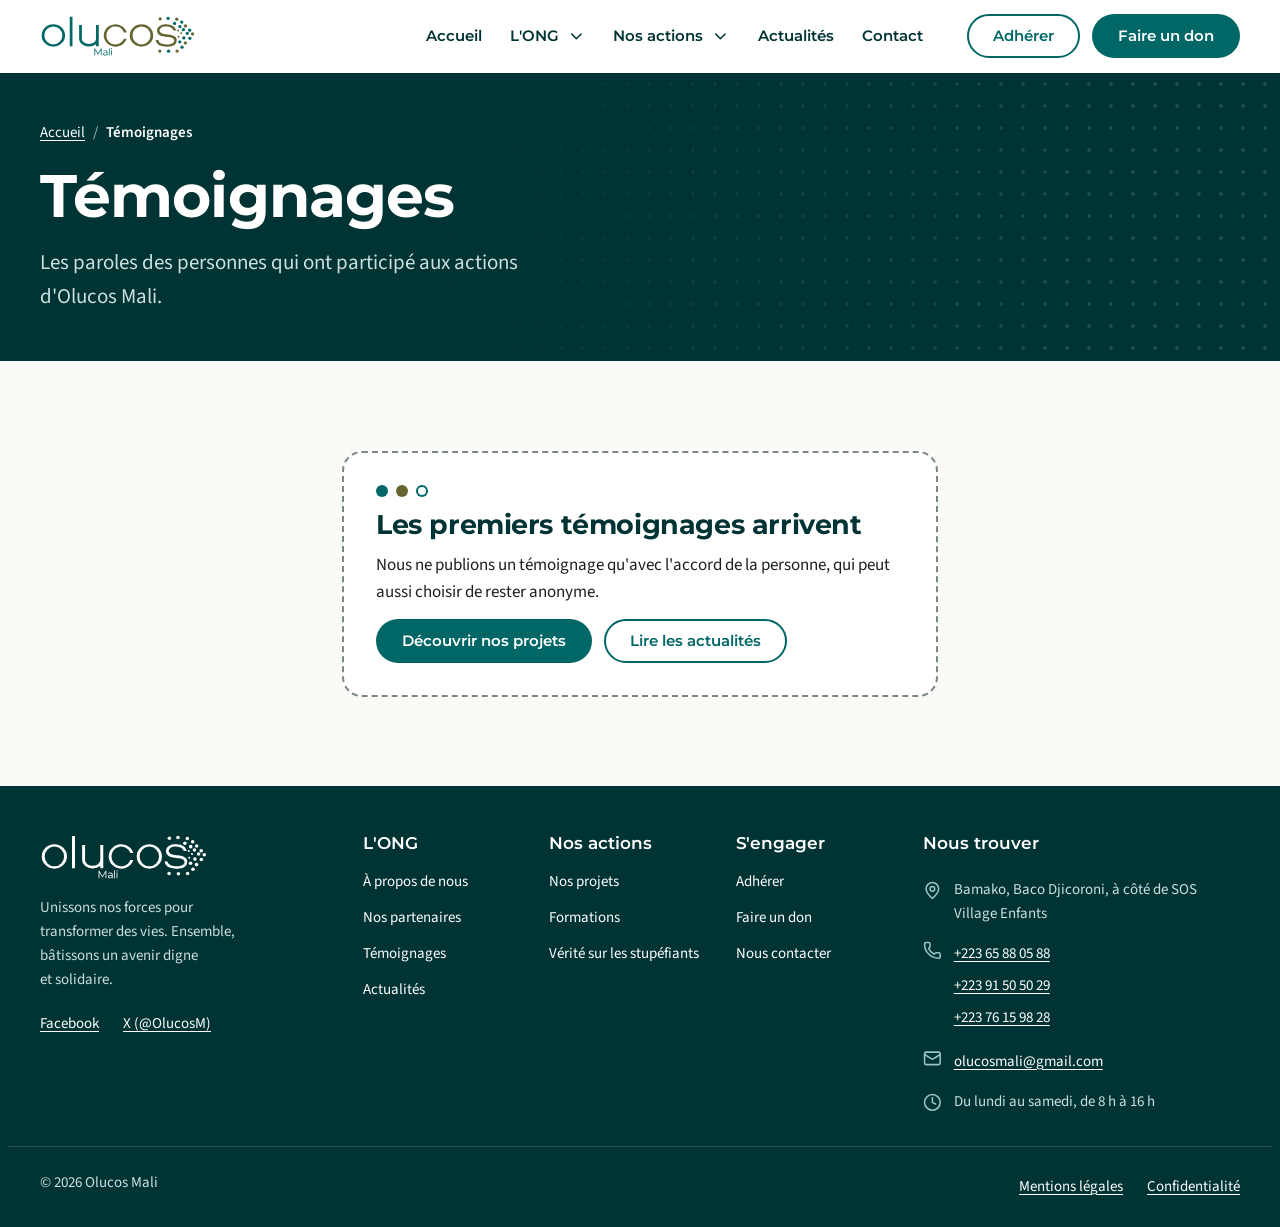
<file: temoignages/index.html>
<!doctype html>
<html lang="fr" class="no-js">
<head>
  <meta charset="utf-8">
  <meta name="viewport" content="width=device-width, initial-scale=1">
  <title>Témoignages — Olucos Mali</title>
  <meta name="description" content="Les témoignages de personnes accompagnées par Olucos Mali, publiés avec leur accord.">
  <meta name="theme-color" content="#006666">
  <script>document.documentElement.className = document.documentElement.className.replace('no-js', 'js');</script>

  <link rel="canonical" href="https://olucos-mali.github.io/temoignages/">
  <meta property="og:url" content="https://olucos-mali.github.io/temoignages/">
  <meta property="og:type" content="website">
  <meta property="og:locale" content="fr_FR">
  <meta property="og:site_name" content="Olucos Mali">
  <meta property="og:title" content="Témoignages — Olucos Mali">
  <meta property="og:description" content="Les paroles des personnes qui ont participé aux actions d'Olucos Mali.">
  <meta property="og:image" content="https://olucos-mali.github.io/assets/images/og-image.png">
  <meta name="twitter:image" content="https://olucos-mali.github.io/assets/images/og-image.png">
  <meta name="twitter:card" content="summary_large_image">
  <meta name="twitter:site" content="@OlucosM">

  <link rel="icon" href="/assets/images/favicon/favicon.ico" sizes="48x48">
  <link rel="icon" href="/assets/images/favicon/favicon.svg" type="image/svg+xml">
  <link rel="apple-touch-icon" href="/assets/images/favicon/apple-touch-icon.png">
  <link rel="manifest" href="/site.webmanifest">

  <link rel="preload" href="/assets/fonts/montserrat-latin-var.woff2" as="font" type="font/woff2" crossorigin>
  <link rel="preload" href="/assets/fonts/source-sans-3-latin-var.woff2" as="font" type="font/woff2" crossorigin>
  <link rel="stylesheet" href="/assets/css/tokens.css">
  <link rel="stylesheet" href="/assets/css/base.css">
  <link rel="stylesheet" href="/assets/css/layout.css">
  <link rel="stylesheet" href="/assets/css/components.css">
  <link rel="stylesheet" href="/assets/css/pages/temoignages.css">
  <script type="module" src="/assets/js/pages/temoignages.js"></script>
</head>
<body>
  <a class="skip-link" href="#contenu">Aller au contenu</a>

  <!-- ===================== EN-TÊTE (identique sur toutes les pages) ===================== -->
  <header class="site-header" data-header>
    <div class="site-header__inner container">
      <a class="site-header__logo" href="/" aria-label="Olucos Mali — accueil">
        <img src="/assets/images/logo/olucos-mali.svg" alt="Olucos Mali" width="156" height="43">
      </a>

      <button class="nav-toggle" type="button" aria-expanded="false" aria-controls="site-nav" data-nav-toggle>
        <svg class="icon nav-toggle__open" aria-hidden="true"><use href="/assets/images/icons.svg#i-menu"/></svg>
        <svg class="icon nav-toggle__close" aria-hidden="true"><use href="/assets/images/icons.svg#i-x"/></svg>
        <span class="nav-toggle__label">Menu</span>
      </button>

      <nav class="site-nav" id="site-nav" aria-label="Navigation principale" data-nav>
        <ul class="site-nav__list" role="list">
          <li><a class="site-nav__link" href="/">Accueil</a></li>
          <li class="site-nav__group">
            <button class="site-nav__link site-nav__trigger" type="button" aria-expanded="false" aria-controls="menu-ong" data-submenu-toggle>
              L'ONG
              <svg class="icon site-nav__chevron" aria-hidden="true"><use href="/assets/images/icons.svg#i-chevron-down"/></svg>
            </button>
            <ul class="site-nav__submenu" id="menu-ong" role="list">
              <li><a href="/a-propos/">À propos de nous</a></li>
              <li><a href="/partenaires/">Nos partenaires</a></li>
            </ul>
          </li>
          <li class="site-nav__group">
            <button class="site-nav__link site-nav__trigger" type="button" aria-expanded="false" aria-controls="menu-actions" data-submenu-toggle>
              Nos actions
              <svg class="icon site-nav__chevron" aria-hidden="true"><use href="/assets/images/icons.svg#i-chevron-down"/></svg>
            </button>
            <ul class="site-nav__submenu" id="menu-actions" role="list">
              <li><a href="/projets/">Nos projets</a></li>
              <li><a href="/formations/">Formations</a></li>
              <li><a href="/verite-stupefiants/">Vérité sur les stupéfiants</a></li>
            </ul>
          </li>
          <li><a class="site-nav__link" href="/actualites/">Actualités</a></li>
          <li><a class="site-nav__link" href="/contact/">Contact</a></li>
        </ul>

        <div class="site-nav__actions">
          <a class="button button--outline" href="/adhesion/">Adhérer</a>
          <a class="button button--primary" href="/dons/">Faire un don</a>
        </div>

        <p class="site-nav__phone">
          <svg class="icon" aria-hidden="true"><use href="/assets/images/icons.svg#i-phone"/></svg>
          <a href="tel:+22365880588">+223 65 88 05 88</a>
        </p>
      </nav>
    </div>
  </header>

  <main id="contenu">

    <section class="page-hero page-hero--compact" aria-labelledby="page-title">
      <div class="container">
        <nav class="breadcrumb" aria-label="Fil d'Ariane">
          <ol role="list">
            <li><a href="/">Accueil</a></li>
            <li><a href="/temoignages/" aria-current="page">Témoignages</a></li>
          </ol>
        </nav>
        <h1 id="page-title" class="page-hero__title">Témoignages</h1>
        <p class="page-hero__lead">Les paroles des personnes qui ont participé aux actions d'Olucos Mali.</p>
      </div>
    </section>

    <section class="section testimonials" aria-labelledby="list-title">
      <div class="container">
        <h2 id="list-title" class="visually-hidden">Les témoignages publiés</h2>
        <ul class="testimonials__list" data-testimonials role="list" aria-busy="true">
          <li class="state-message">Chargement des témoignages…</li>
        </ul>
      </div>
    </section>

  </main>

  <!-- ===================== PIED DE PAGE (identique sur toutes les pages) ===================== -->
  <footer class="site-footer on-dark">
    <div class="site-footer__inner container">
      <div class="site-footer__brand">
        <img src="/assets/images/logo/olucos-mali-blanc.svg" alt="Olucos Mali" width="180" height="50" loading="lazy">
        <p>Unissons nos forces pour transformer des vies. Ensemble, bâtissons un avenir digne et solidaire.</p>
        <ul class="site-footer__social" role="list">
          <li><a href="https://www.facebook.com/OlucosMali/" rel="noopener noreferrer">Facebook</a></li>
          <li><a href="https://x.com/OlucosM" rel="noopener noreferrer">X (@OlucosM)</a></li>
        </ul>
      </div>

      <nav class="site-footer__nav" aria-label="Plan du site">
        <div>
          <h2 class="site-footer__title">L'ONG</h2>
          <ul role="list">
            <li><a href="/a-propos/">À propos de nous</a></li>
            <li><a href="/partenaires/">Nos partenaires</a></li>
            <li><a href="/temoignages/">Témoignages</a></li>
            <li><a href="/actualites/">Actualités</a></li>
          </ul>
        </div>
        <div>
          <h2 class="site-footer__title">Nos actions</h2>
          <ul role="list">
            <li><a href="/projets/">Nos projets</a></li>
            <li><a href="/formations/">Formations</a></li>
            <li><a href="/verite-stupefiants/">Vérité sur les stupéfiants</a></li>
          </ul>
        </div>
        <div>
          <h2 class="site-footer__title">S'engager</h2>
          <ul role="list">
            <li><a href="/adhesion/">Adhérer</a></li>
            <li><a href="/dons/">Faire un don</a></li>
            <li><a href="/contact/">Nous contacter</a></li>
          </ul>
        </div>
      </nav>

      <address class="site-footer__contact">
        <h2 class="site-footer__title">Nous trouver</h2>
        <p>
          <svg class="icon" aria-hidden="true"><use href="/assets/images/icons.svg#i-map-pin"/></svg>
          <span>Bamako, Baco Djicoroni, à côté de SOS Village Enfants</span>
        </p>
        <p>
          <svg class="icon" aria-hidden="true"><use href="/assets/images/icons.svg#i-phone"/></svg>
          <span><a href="tel:+22365880588">+223 65 88 05 88</a><br><a href="tel:+22391505029">+223 91 50 50 29</a><br><a href="tel:+22376159828">+223 76 15 98 28</a></span>
        </p>
        <p>
          <svg class="icon" aria-hidden="true"><use href="/assets/images/icons.svg#i-mail"/></svg>
          <a href="mailto:olucosmali@gmail.com">olucosmali@gmail.com</a>
        </p>
        <p>
          <svg class="icon" aria-hidden="true"><use href="/assets/images/icons.svg#i-clock"/></svg>
          <span>Du lundi au samedi, de 8&nbsp;h à 16&nbsp;h</span>
        </p>
      </address>
    </div>

    <div class="site-footer__legal container">
      <p>© <span data-year>2026</span> Olucos Mali</p>
      <ul role="list">
        <li><a href="/mentions-legales/">Mentions légales</a></li>
        <li><a href="/confidentialite/">Confidentialité</a></li>
      </ul>
    </div>
  </footer>
</body>
</html>
</file>
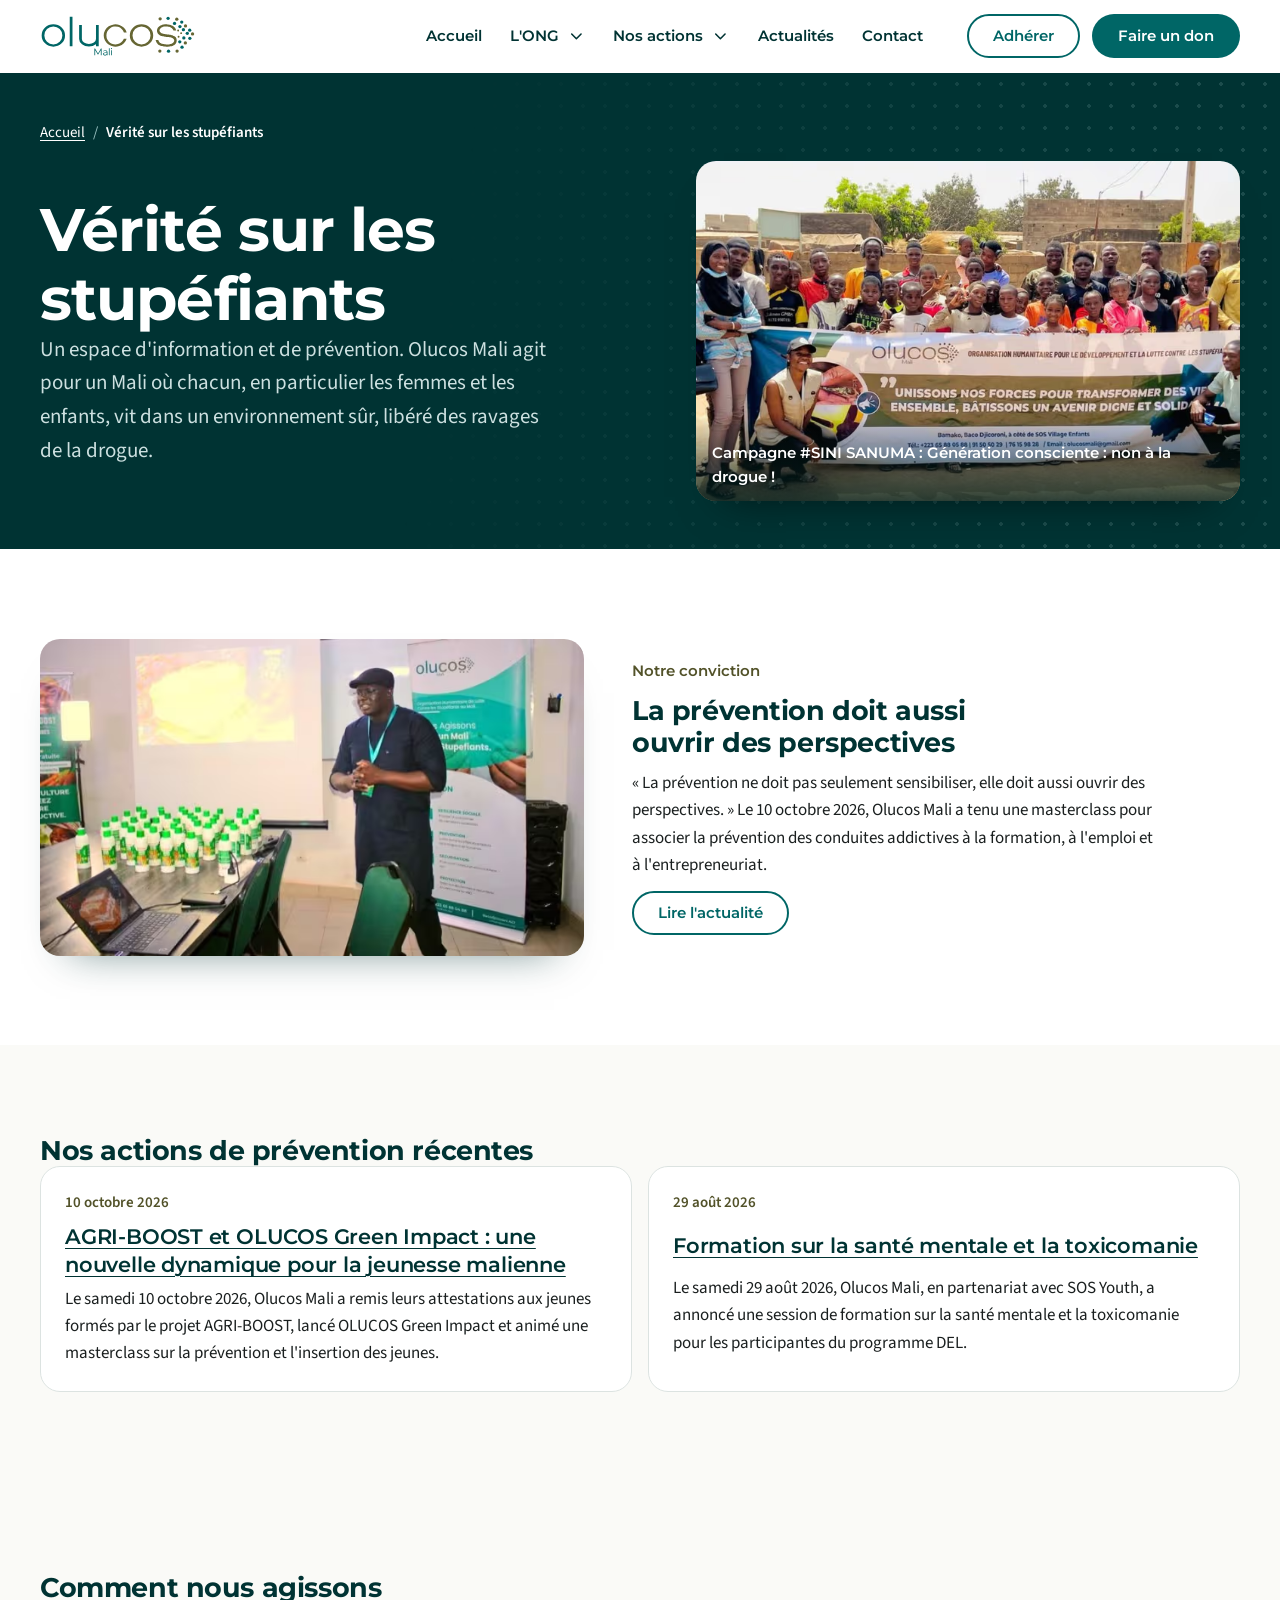
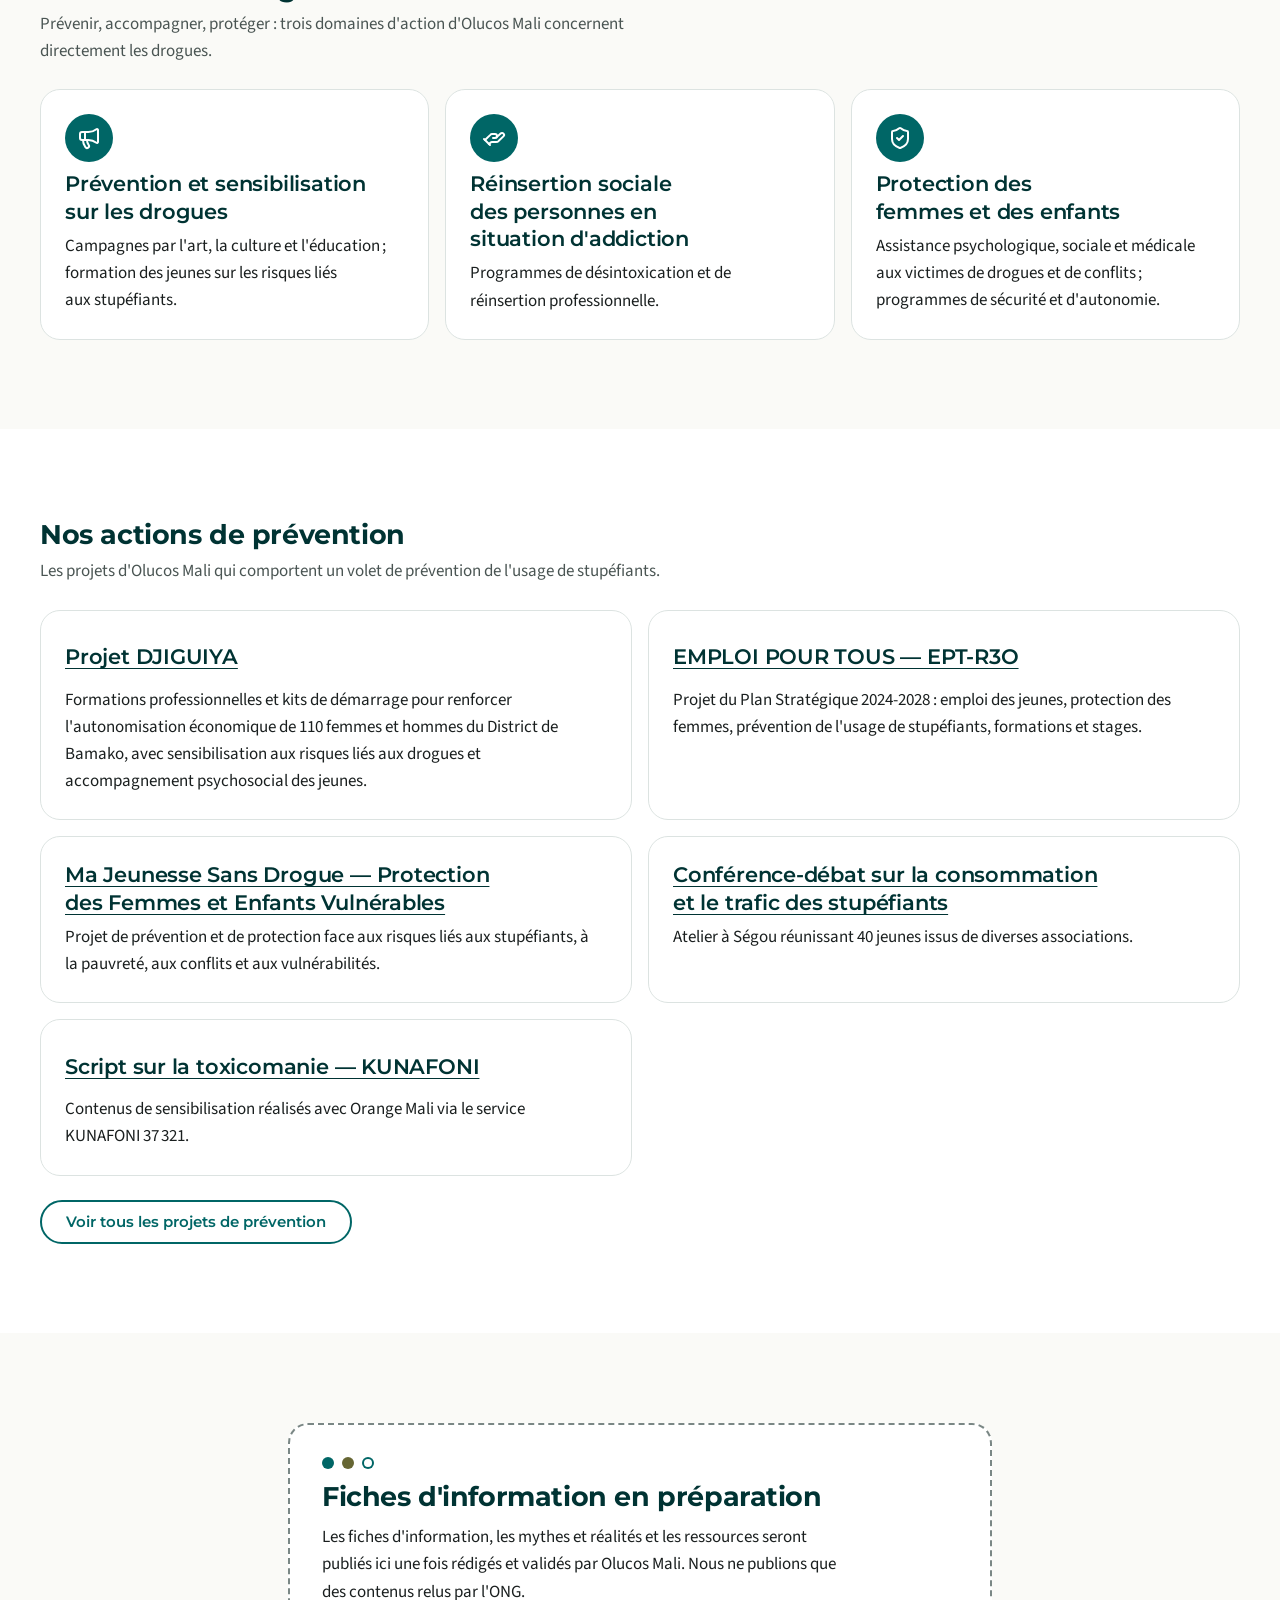
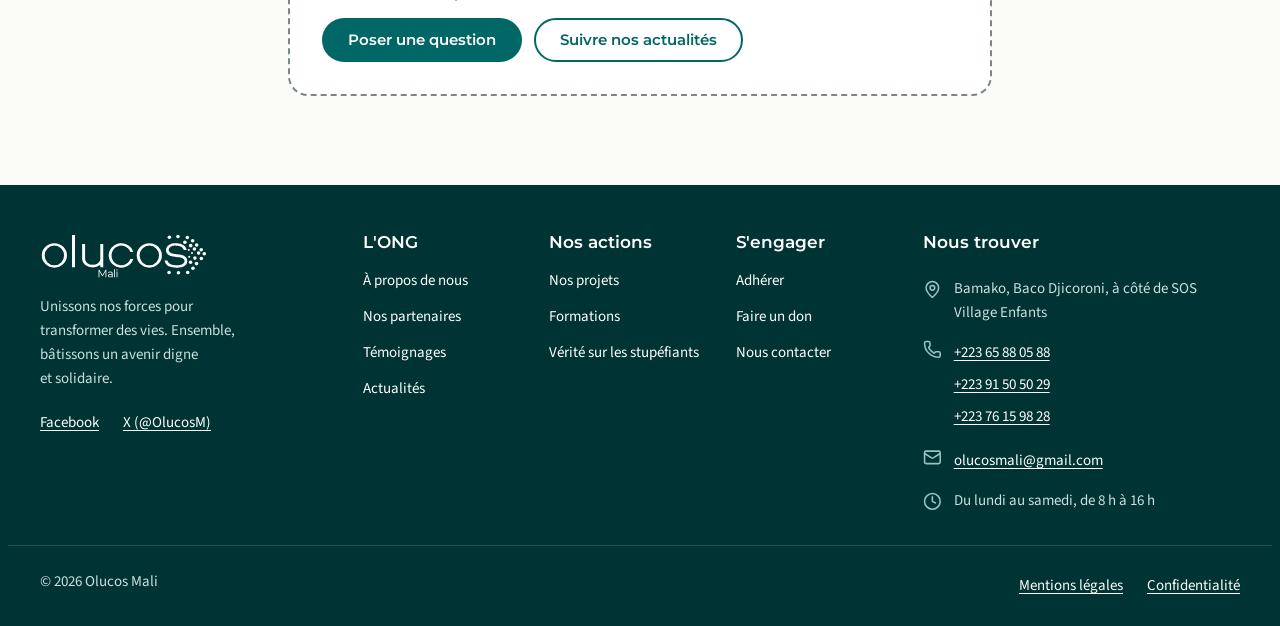
<file: verite-stupefiants/index.html>
<!doctype html>
<html lang="fr" class="no-js">
<head>
  <meta charset="utf-8">
  <meta name="viewport" content="width=device-width, initial-scale=1">
  <title>Vérité sur les stupéfiants — Olucos Mali</title>
  <meta name="description" content="Espace d'information et de prévention d'Olucos Mali sur les stupéfiants : nos domaines d'action et nos projets de prévention.">
  <meta name="theme-color" content="#006666">
  <script>document.documentElement.className = document.documentElement.className.replace('no-js', 'js');</script>

  <link rel="canonical" href="https://olucos-mali.github.io/verite-stupefiants/">
  <meta property="og:url" content="https://olucos-mali.github.io/verite-stupefiants/">
  <meta property="og:type" content="website">
  <meta property="og:locale" content="fr_FR">
  <meta property="og:site_name" content="Olucos Mali">
  <meta property="og:title" content="Vérité sur les stupéfiants — Olucos Mali">
  <meta property="og:description" content="Prévenir, accompagner, protéger : les actions d'Olucos Mali face aux drogues.">
  <meta property="og:image" content="https://olucos-mali.github.io/assets/images/og-image.png">
  <meta name="twitter:image" content="https://olucos-mali.github.io/assets/images/og-image.png">
  <meta name="twitter:card" content="summary_large_image">
  <meta name="twitter:site" content="@OlucosM">

  <link rel="icon" href="/assets/images/favicon/favicon.ico" sizes="48x48">
  <link rel="icon" href="/assets/images/favicon/favicon.svg" type="image/svg+xml">
  <link rel="apple-touch-icon" href="/assets/images/favicon/apple-touch-icon.png">
  <link rel="manifest" href="/site.webmanifest">

  <link rel="preload" href="/assets/fonts/montserrat-latin-var.woff2" as="font" type="font/woff2" crossorigin>
  <link rel="preload" href="/assets/fonts/source-sans-3-latin-var.woff2" as="font" type="font/woff2" crossorigin>
  <link rel="stylesheet" href="/assets/css/tokens.css">
  <link rel="stylesheet" href="/assets/css/base.css">
  <link rel="stylesheet" href="/assets/css/layout.css">
  <link rel="stylesheet" href="/assets/css/components.css">
  <link rel="stylesheet" href="/assets/css/pages/verite.css">
  <script type="module" src="/assets/js/pages/verite.js"></script>
</head>
<body>
  <a class="skip-link" href="#contenu">Aller au contenu</a>

  <!-- ===================== EN-TÊTE (identique sur toutes les pages) ===================== -->
  <header class="site-header" data-header>
    <div class="site-header__inner container">
      <a class="site-header__logo" href="/" aria-label="Olucos Mali — accueil">
        <img src="/assets/images/logo/olucos-mali.svg" alt="Olucos Mali" width="156" height="43">
      </a>

      <button class="nav-toggle" type="button" aria-expanded="false" aria-controls="site-nav" data-nav-toggle>
        <svg class="icon nav-toggle__open" aria-hidden="true"><use href="/assets/images/icons.svg#i-menu"/></svg>
        <svg class="icon nav-toggle__close" aria-hidden="true"><use href="/assets/images/icons.svg#i-x"/></svg>
        <span class="nav-toggle__label">Menu</span>
      </button>

      <nav class="site-nav" id="site-nav" aria-label="Navigation principale" data-nav>
        <ul class="site-nav__list" role="list">
          <li><a class="site-nav__link" href="/">Accueil</a></li>
          <li class="site-nav__group">
            <button class="site-nav__link site-nav__trigger" type="button" aria-expanded="false" aria-controls="menu-ong" data-submenu-toggle>
              L'ONG
              <svg class="icon site-nav__chevron" aria-hidden="true"><use href="/assets/images/icons.svg#i-chevron-down"/></svg>
            </button>
            <ul class="site-nav__submenu" id="menu-ong" role="list">
              <li><a href="/a-propos/">À propos de nous</a></li>
              <li><a href="/partenaires/">Nos partenaires</a></li>
            </ul>
          </li>
          <li class="site-nav__group">
            <button class="site-nav__link site-nav__trigger" type="button" aria-expanded="false" aria-controls="menu-actions" data-submenu-toggle>
              Nos actions
              <svg class="icon site-nav__chevron" aria-hidden="true"><use href="/assets/images/icons.svg#i-chevron-down"/></svg>
            </button>
            <ul class="site-nav__submenu" id="menu-actions" role="list">
              <li><a href="/projets/">Nos projets</a></li>
              <li><a href="/formations/">Formations</a></li>
              <li><a href="/verite-stupefiants/">Vérité sur les stupéfiants</a></li>
            </ul>
          </li>
          <li><a class="site-nav__link" href="/actualites/">Actualités</a></li>
          <li><a class="site-nav__link" href="/contact/">Contact</a></li>
        </ul>

        <div class="site-nav__actions">
          <a class="button button--outline" href="/adhesion/">Adhérer</a>
          <a class="button button--primary" href="/dons/">Faire un don</a>
        </div>

        <p class="site-nav__phone">
          <svg class="icon" aria-hidden="true"><use href="/assets/images/icons.svg#i-phone"/></svg>
          <a href="tel:+22365880588">+223 65 88 05 88</a>
        </p>
      </nav>
    </div>
  </header>

  <main id="contenu">

    <section class="page-hero page-hero--compact" aria-labelledby="page-title">
      <div class="container">
        <nav class="breadcrumb" aria-label="Fil d'Ariane">
          <ol role="list">
            <li><a href="/">Accueil</a></li>
            <li><a href="/verite-stupefiants/" aria-current="page">Vérité sur les stupéfiants</a></li>
          </ol>
        </nav>
        <div class="verite-hero">
          <div>
            <h1 id="page-title" class="page-hero__title">Vérité sur les stupéfiants</h1>
            <p class="page-hero__lead">Un espace d'information et de prévention. Olucos Mali agit pour un Mali où chacun, en particulier les femmes et les enfants, vit dans un environnement sûr, libéré des ravages de la drogue.</p>
          </div>
          <figure class="verite-hero__photo">
            <picture>
              <source type="image/avif" srcset="/assets/images/photos/campagne-sini-sanuma-43-480.avif 480w, /assets/images/photos/campagne-sini-sanuma-43-720.avif 720w, /assets/images/photos/campagne-sini-sanuma-43-1200.avif 1200w" sizes="(min-width: 56rem) 34rem, 92vw">
              <source type="image/webp" srcset="/assets/images/photos/campagne-sini-sanuma-43-480.webp 480w, /assets/images/photos/campagne-sini-sanuma-43-720.webp 720w, /assets/images/photos/campagne-sini-sanuma-43-1200.webp 1200w" sizes="(min-width: 56rem) 34rem, 92vw">
              <img src="/assets/images/photos/campagne-sini-sanuma-43-1200.jpg" srcset="/assets/images/photos/campagne-sini-sanuma-43-480.jpg 480w, /assets/images/photos/campagne-sini-sanuma-43-720.jpg 720w, /assets/images/photos/campagne-sini-sanuma-43-1200.jpg 1200w" sizes="(min-width: 56rem) 34rem, 92vw" width="1200" height="900" loading="eager" decoding="async" alt="Une quarantaine d'enfants, de jeunes et d'animatrices posent derrière la banderole d'Olucos Mali lors de la campagne #SINI SANUMA.">
            </picture>
            <figcaption class="verite-hero__caption">Campagne #SINI SANUMA : Génération consciente : non à la drogue&nbsp;!</figcaption>
          </figure>
        </div>
      </div>
    </section>

    <section class="section verite-campaign" aria-labelledby="campaign-title" data-reveal-block>
      <div class="container">
        <div class="verite-campaign__inner">
          <figure class="verite-campaign__photo">
            <picture>
              <source type="image/avif" srcset="/assets/images/photos/agriboost-intervenant-640.avif 640w, /assets/images/photos/agriboost-intervenant-1080.avif 1080w" sizes="(min-width: 48rem) 34rem, 92vw">
              <source type="image/webp" srcset="/assets/images/photos/agriboost-intervenant-640.webp 640w, /assets/images/photos/agriboost-intervenant-1080.webp 1080w" sizes="(min-width: 48rem) 34rem, 92vw">
              <img src="/assets/images/photos/agriboost-intervenant-1080.jpg" srcset="/assets/images/photos/agriboost-intervenant-640.jpg 640w, /assets/images/photos/agriboost-intervenant-1080.jpg 1080w" sizes="(min-width: 48rem) 34rem, 92vw" width="1080" height="630" loading="lazy" decoding="async" alt="Un intervenant s'exprime devant le kakémono d'Olucos Mali « Nous agissons pour un Mali sans stupéfiants », à côté d'une table de produits, lors de la journée du 10 octobre 2026.">
            </picture>
          </figure>
          <div class="verite-campaign__text">
            <p class="verite-campaign__tag">Notre conviction</p>
            <h2 id="campaign-title" class="verite__title">La prévention doit aussi ouvrir des perspectives</h2>
            <p>« La prévention ne doit pas seulement sensibiliser, elle doit aussi ouvrir des perspectives. » Le 10 octobre 2026, Olucos Mali a tenu une masterclass pour associer la prévention des conduites addictives à la formation, à l'emploi et à l'entrepreneuriat.</p>
            <p><a class="button button--outline" href="/actualites/#agri-boost-olucos-green-impact-10-octobre">Lire l'actualité</a></p>
          </div>
        </div>
      </div>
    </section>

    <section class="section verite-recent" aria-labelledby="recent-title" data-recent hidden>
      <div class="container">
        <h2 id="recent-title" class="verite__title">Nos actions de prévention récentes</h2>
        <ul class="verite-projects" data-recent-list role="list"></ul>
      </div>
    </section>

    <section class="section verite-approach" aria-labelledby="approach-title">
      <div class="container">
        <h2 id="approach-title" class="verite__title">Comment nous agissons</h2>
        <p class="verite__intro">Prévenir, accompagner, protéger : trois domaines d'action d'Olucos Mali concernent directement les drogues.</p>
        <ul class="verite-domains" data-domains role="list" aria-label="Domaines d'action concernés">
          <li class="verite-domain"><p>Chargement…</p></li>
        </ul>
      </div>
    </section>

    <section class="section verite-actions" aria-labelledby="actions-title">
      <div class="container">
        <h2 id="actions-title" class="verite__title">Nos actions de prévention</h2>
        <p class="verite__intro">Les projets d'Olucos Mali qui comportent un volet de prévention de l'usage de stupéfiants.</p>
        <ul class="verite-projects" data-projects role="list" aria-label="Projets de prévention">
          <li class="verite-project"><p>Chargement…</p></li>
        </ul>
        <p class="verite__more"><a class="button button--outline" href="/projets/?domaine=prevention-drogues">Voir tous les projets de prévention</a></p>
      </div>
    </section>

    <section class="section verite-soon" aria-labelledby="soon-title">
      <div class="container">
        <div class="verite-soon__box">
          <span class="verite-soon__dots" aria-hidden="true"><i></i><i></i><i></i></span>
          <h2 id="soon-title" class="verite-soon__title">Fiches d'information en préparation</h2>
          <p>Les fiches d'information, les mythes et réalités et les ressources seront publiés ici une fois rédigés et validés par Olucos Mali. Nous ne publions que des contenus relus par l'ONG.</p>
          <p class="verite-soon__cta">
            <a class="button button--primary" href="/contact/?sujet=Question%20sur%20la%20pr%C3%A9vention%20des%20drogues">Poser une question</a>
            <a class="button button--outline" href="/actualites/">Suivre nos actualités</a>
          </p>
        </div>
      </div>
    </section>

  </main>

  <!-- ===================== PIED DE PAGE (identique sur toutes les pages) ===================== -->
  <footer class="site-footer on-dark">
    <div class="site-footer__inner container">
      <div class="site-footer__brand">
        <img src="/assets/images/logo/olucos-mali-blanc.svg" alt="Olucos Mali" width="180" height="50" loading="lazy">
        <p>Unissons nos forces pour transformer des vies. Ensemble, bâtissons un avenir digne et solidaire.</p>
        <ul class="site-footer__social" role="list">
          <li><a href="https://www.facebook.com/OlucosMali/" rel="noopener noreferrer">Facebook</a></li>
          <li><a href="https://x.com/OlucosM" rel="noopener noreferrer">X (@OlucosM)</a></li>
        </ul>
      </div>

      <nav class="site-footer__nav" aria-label="Plan du site">
        <div>
          <h2 class="site-footer__title">L'ONG</h2>
          <ul role="list">
            <li><a href="/a-propos/">À propos de nous</a></li>
            <li><a href="/partenaires/">Nos partenaires</a></li>
            <li><a href="/temoignages/">Témoignages</a></li>
            <li><a href="/actualites/">Actualités</a></li>
          </ul>
        </div>
        <div>
          <h2 class="site-footer__title">Nos actions</h2>
          <ul role="list">
            <li><a href="/projets/">Nos projets</a></li>
            <li><a href="/formations/">Formations</a></li>
            <li><a href="/verite-stupefiants/">Vérité sur les stupéfiants</a></li>
          </ul>
        </div>
        <div>
          <h2 class="site-footer__title">S'engager</h2>
          <ul role="list">
            <li><a href="/adhesion/">Adhérer</a></li>
            <li><a href="/dons/">Faire un don</a></li>
            <li><a href="/contact/">Nous contacter</a></li>
          </ul>
        </div>
      </nav>

      <address class="site-footer__contact">
        <h2 class="site-footer__title">Nous trouver</h2>
        <p>
          <svg class="icon" aria-hidden="true"><use href="/assets/images/icons.svg#i-map-pin"/></svg>
          <span>Bamako, Baco Djicoroni, à côté de SOS Village Enfants</span>
        </p>
        <p>
          <svg class="icon" aria-hidden="true"><use href="/assets/images/icons.svg#i-phone"/></svg>
          <span><a href="tel:+22365880588">+223 65 88 05 88</a><br><a href="tel:+22391505029">+223 91 50 50 29</a><br><a href="tel:+22376159828">+223 76 15 98 28</a></span>
        </p>
        <p>
          <svg class="icon" aria-hidden="true"><use href="/assets/images/icons.svg#i-mail"/></svg>
          <a href="mailto:olucosmali@gmail.com">olucosmali@gmail.com</a>
        </p>
        <p>
          <svg class="icon" aria-hidden="true"><use href="/assets/images/icons.svg#i-clock"/></svg>
          <span>Du lundi au samedi, de 8&nbsp;h à 16&nbsp;h</span>
        </p>
      </address>
    </div>

    <div class="site-footer__legal container">
      <p>© <span data-year>2026</span> Olucos Mali</p>
      <ul role="list">
        <li><a href="/mentions-legales/">Mentions légales</a></li>
        <li><a href="/confidentialite/">Confidentialité</a></li>
      </ul>
    </div>
  </footer>
</body>
</html>
</file>
<file: assets/css/tokens.css>
/* ==========================================================================
   Tokens — Olucos Mali
   Source : docs/charte-graphique.md. Aucune couleur, taille ou durée
   ne doit être écrite en dur ailleurs que dans ce fichier.
   ========================================================================== */

:root {
  /* ---- Couleurs de marque (logo) ---- */
  --teal-900: #003333;
  --teal-800: #004242;
  --teal-700: #005252;
  --teal-600: #006666;   /* primaire — 6,8:1 sur blanc */
  --teal-300: #99C2C2;   /* décor uniquement */
  --teal-100: #D9E8E8;
  --teal-50:  #EBF3F3;

  --olive-700: #525229;
  --olive-600: #666633;  /* secondaire — 6,0:1 sur blanc */
  --olive-300: #C2C2AD;
  --olive-100: #E8E8E0;
  --olive-50:  #F3F3EF;

  /* ---- Neutres ---- */
  --ink:         #1A1F1F;  /* 15,9:1 */
  --ink-muted:   #4A5553;  /* 7,4:1 */
  --paper:       #FFFFFF;
  --paper-warm:  #FAFAF7;
  --line:        #DCE3E1;  /* séparateurs (décor) */
  --line-strong: #7A8785;  /* bordures de champs — 3,7:1 */
  --error:       #B3261E;  /* 6,5:1 */
  --error-bg:    #FDF4F3;  /* fond des messages d'erreur ; --error dessus : 6,0:1 */

  /* ---- Rôles ---- */
  --color-bg:            var(--paper);
  --color-bg-alt:        var(--paper-warm);
  --color-text:          var(--ink);
  --color-text-muted:    var(--ink-muted);
  --color-link:          var(--teal-600);
  --color-link-hover:    var(--teal-800);
  --color-primary:       var(--teal-600);
  --color-primary-hover: var(--teal-700);
  --color-on-primary:    var(--paper);
  --color-accent:        var(--olive-600);
  --color-accent-hover:  var(--olive-700);
  --color-on-accent:     var(--paper);
  --color-focus:         var(--teal-600);
  --color-dark-bg:       var(--teal-900);
  --color-on-dark:       var(--paper);
  --color-on-dark-muted: #CCE0E0;  /* 8,8:1 sur --teal-900 */

  /* ---- Typographie ---- */
  --font-display: "Montserrat", "Montserrat Fallback", system-ui, sans-serif;
  --font-body: "Source Sans 3", "Source Sans Fallback", system-ui, sans-serif;

  /* Échelle fluide (mobile → bureau), rapport ≈ 1,25 */
  --text-sm:   0.9375rem;                               /* 15px */
  --text-base: 1.0625rem;                               /* 17px */
  --text-lg:   clamp(1.125rem, 1.05rem + 0.35vw, 1.3125rem);
  --text-xl:   clamp(1.3125rem, 1.15rem + 0.7vw, 1.75rem);
  --text-2xl:  clamp(1.625rem, 1.3rem + 1.4vw, 2.5rem);
  --text-3xl:  clamp(2.125rem, 1.5rem + 2.9vw, 3.75rem);

  --leading-tight: 1.15;
  --leading-snug:  1.3;
  --leading-body:  1.6;

  --measure: 66ch;

  /* ---- Espacements (base 4px) ---- */
  --space-1: 0.25rem;
  --space-2: 0.5rem;
  --space-3: 0.75rem;
  --space-4: 1rem;
  --space-5: 1.5rem;
  --space-6: 2rem;
  --space-7: 3rem;
  --space-8: 4rem;
  --space-9: 6rem;
  --section-gap: clamp(2.75rem, 1.6rem + 5vw, 7rem);
  --gutter: clamp(1rem, 0.6rem + 2vw, 2rem);
  --container: 75rem;      /* 1200px */
  --container-narrow: 46rem;

  /* ---- Formes ---- */
  --radius-sm: 6px;
  --radius-md: 12px;
  --radius-lg: 20px;
  --radius-pill: 999px;
  --shadow-raised: 0 1px 2px rgb(0 51 51 / 0.06), 0 8px 24px -12px rgb(0 51 51 / 0.18);
  --header-height: 4.5rem;

  /* ---- Mouvement ---- */
  --ease-out: cubic-bezier(0.22, 1, 0.36, 1);
  --ease-in-out: cubic-bezier(0.65, 0, 0.35, 1);
  --duration-fast: 150ms;
  --duration-base: 220ms;
  --duration-slow: 600ms;
  --duration-gather: 1400ms;   /* rassemblement des points du hero */
}

/* Polices auto-hébergées (sous-ensemble latin, axe de graisse limité) */
@font-face {
  font-family: "Montserrat";
  src: url("/assets/fonts/montserrat-latin-var.woff2") format("woff2");
  font-weight: 500 700;
  font-style: normal;
  font-display: swap;
}

@font-face {
  font-family: "Source Sans 3";
  src: url("/assets/fonts/source-sans-3-latin-var.woff2") format("woff2");
  font-weight: 400 600;
  font-style: normal;
  font-display: swap;
}

/* Polices de repli ajustées pour limiter le décalage au chargement */
@font-face {
  font-family: "Montserrat Fallback";
  src: local("Arial");
  size-adjust: 113%;
  ascent-override: 85%;
  descent-override: 22%;
}

@font-face {
  font-family: "Source Sans Fallback";
  src: local("Arial");
  size-adjust: 92%;
  ascent-override: 106%;
  descent-override: 29%;
}

/* Italique réel (et non un faux italique penché par le navigateur) : citations uniquement */
@font-face {
  font-family: "Source Sans 3";
  src: url("/assets/fonts/source-sans-3-latin-italic-400.woff2") format("woff2");
  font-weight: 400;
  font-style: italic;
  font-display: swap;
}
</file>
<file: assets/css/base.css>
/* ==========================================================================
   Base — reset, typographie, focus, utilitaires d'accessibilité
   ========================================================================== */

*,
*::before,
*::after {
  box-sizing: border-box;
}

* {
  margin: 0;
}

html {
  -webkit-text-size-adjust: 100%;
  text-size-adjust: 100%;
  scroll-padding-top: calc(var(--header-height) + var(--space-4));
}

body {
  min-height: 100vh;
  background: var(--color-bg);
  color: var(--color-text);
  font-family: var(--font-body);
  font-size: var(--text-base);
  line-height: var(--leading-body);
  -webkit-font-smoothing: antialiased;
  text-rendering: optimizeLegibility;
}

img,
svg,
picture {
  display: block;
  max-width: 100%;
}

img {
  height: auto;
}

input,
button,
textarea,
select {
  font: inherit;
  color: inherit;
}

button {
  cursor: pointer;
}

h1,
h2,
h3,
h4 {
  font-family: var(--font-display);
  font-weight: 700;
  line-height: var(--leading-tight);
  letter-spacing: -0.015em;
  text-wrap: balance;
  overflow-wrap: break-word;
}

h1 { font-size: var(--text-3xl); }
h2 { font-size: var(--text-2xl); }
h3 { font-size: var(--text-xl); font-weight: 600; letter-spacing: -0.01em; line-height: var(--leading-snug); }

p {
  max-width: var(--measure);
  text-wrap: pretty;
}

a {
  color: var(--color-link);
  text-decoration-thickness: 1px;
  text-underline-offset: 0.2em;
}

a:hover {
  color: var(--color-link-hover);
  text-decoration-thickness: 2px;
}

ul[role="list"],
ol[role="list"] {
  list-style: none;
  padding: 0;
}

/* Focus clavier : toujours visible, jamais supprimé */
:focus-visible {
  outline: 3px solid var(--color-focus);
  outline-offset: 3px;
  border-radius: 2px;
}

.on-dark :focus-visible {
  outline-color: var(--paper);
}

/* Lien d'évitement */
.skip-link {
  position: absolute;
  top: var(--space-2);
  left: var(--space-2);
  z-index: 100;
  padding: var(--space-3) var(--space-4);
  background: var(--teal-900);
  color: var(--paper);
  font-weight: 600;
  border-radius: var(--radius-sm);
  transform: translateY(-200%);
}

.skip-link:focus {
  transform: none;
}

/* Masqué visuellement, lisible par les lecteurs d'écran */
.visually-hidden {
  position: absolute !important;
  width: 1px;
  height: 1px;
  padding: 0;
  margin: -1px;
  overflow: hidden;
  clip: rect(0 0 0 0);
  white-space: nowrap;
  border: 0;
}

.icon {
  width: 1.25em;
  height: 1.25em;
  flex: none;
  /* Les styles du sprite Lucide ne traversent pas <use> : on les porte ici */
  fill: none;
  stroke: currentColor;
  stroke-width: 2;
  stroke-linecap: round;
  stroke-linejoin: round;
}

/* Mouvement réduit : tout est affiché immédiatement */
@media (prefers-reduced-motion: reduce) {
  *,
  *::before,
  *::after {
    animation-duration: 0.01ms !important;
    animation-iteration-count: 1 !important;
    animation-delay: 0ms !important;
    transition-duration: 0.01ms !important;
    scroll-behavior: auto !important;
  }
}

/* Défilement doux vers les ancres, sauf en mouvement réduit */
@media (prefers-reduced-motion: no-preference) {
  html {
    scroll-behavior: smooth;
  }

  /* Transitions entre les pages (amélioration progressive) :
     l'en-tête reste en place, la photo d'un projet passe d'une page à l'autre. */
  @view-transition {
    navigation: auto;
  }
}

.site-header {
  view-transition-name: site-header;
}

::view-transition-old(root),
::view-transition-new(root) {
  animation-duration: 240ms;
}

::view-transition-group(*) {
  animation-duration: 480ms;
  animation-timing-function: cubic-bezier(0.22, 1, 0.36, 1);
}
</file>
<file: assets/css/layout.css>
/* ==========================================================================
   Layout — conteneurs, sections, en-tête, navigation, pied de page
   Mobile d'abord : les règles de base visent le téléphone,
   les @media (min-width) élargissent.
   ========================================================================== */

.container {
  width: 100%;
  max-width: calc(var(--container) + 2 * var(--gutter));
  margin-inline: auto;
  padding-inline: var(--gutter);
}

/* ---- Sections ---- */
.section {
  padding-block: var(--section-gap);
}

.section--alt {
  background: var(--color-bg-alt);
}

.section__head {
  display: grid;
  gap: var(--space-3);
  margin-bottom: var(--space-7);
}

.section__head--split {
  align-items: end;
}

.section__intro {
  font-size: var(--text-lg);
  color: var(--color-text-muted);
}

@media (min-width: 48rem) {
  .section__head--split {
    grid-template-columns: 1fr auto;
  }
}

/* ==========================================================================
   En-tête
   ========================================================================== */
.site-header {
  position: sticky;
  top: 0;
  z-index: 50;
  background: var(--paper);
  border-bottom: 1px solid transparent;
  transition: border-color var(--duration-base) var(--ease-out),
              box-shadow var(--duration-base) var(--ease-out);
}

.site-header[data-scrolled] {
  border-bottom-color: var(--line);
  box-shadow: 0 6px 20px -16px rgb(0 51 51 / 0.35);
}

.site-header__inner {
  display: flex;
  align-items: center;
  justify-content: space-between;
  gap: var(--space-4);
  min-height: var(--header-height);
}

.site-header__logo {
  flex: none;
  padding-block: var(--space-2);
}

.site-header__logo img {
  width: 132px;
  height: auto;
}

/* ---- Bouton menu (mobile) ---- */
.nav-toggle {
  display: none;
  align-items: center;
  gap: var(--space-2);
  min-height: 44px;
  padding: var(--space-2) var(--space-3);
  background: none;
  border: 1px solid var(--line-strong);
  border-radius: var(--radius-pill);
  font-family: var(--font-display);
  font-weight: 600;
  font-size: var(--text-sm);
  color: var(--teal-900);
}

.js .nav-toggle {
  display: inline-flex;
}

.nav-toggle__close,
.nav-toggle[aria-expanded="true"] .nav-toggle__open {
  display: none;
}

.nav-toggle[aria-expanded="true"] .nav-toggle__close {
  display: block;
}

/* ---- Navigation : mobile (panneau plein écran) ---- */
.site-nav {
  font-family: var(--font-display);
}

.site-nav__list {
  display: grid;
}

.site-nav__link {
  display: flex;
  align-items: center;
  justify-content: space-between;
  gap: var(--space-2);
  width: 100%;
  min-height: 48px;
  padding: var(--space-3) 0;
  background: none;
  border: 0;
  color: var(--teal-900);
  font-family: inherit;
  font-weight: 600;
  font-size: var(--text-lg);
  text-align: left;
  text-decoration: none;
}

.site-nav__link:hover {
  color: var(--teal-600);
}

.site-nav__link[aria-current="page"],
.site-nav__link.is-current {
  color: var(--teal-600);
}

.site-nav__submenu a[aria-current="page"] {
  color: var(--teal-600);
  font-weight: 600;
}

.site-nav__chevron {
  transition: transform var(--duration-base) var(--ease-out);
}

.site-nav__trigger[aria-expanded="true"] .site-nav__chevron {
  transform: rotate(180deg);
}

.site-nav__submenu {
  display: grid;
  gap: var(--space-1);
  padding: 0 0 var(--space-3) var(--space-4);
  border-left: 2px solid var(--teal-100);
  margin-left: var(--space-1);
}

.js .site-nav__trigger[aria-expanded="false"] + .site-nav__submenu {
  display: none;
}

.site-nav__submenu a {
  display: block;
  padding: var(--space-2) 0;
  color: var(--ink);
  font-family: var(--font-body);
  font-size: var(--text-base);
  text-decoration: none;
}

.site-nav__submenu a:hover {
  color: var(--teal-600);
  text-decoration: underline;
}

.site-nav__actions {
  display: grid;
  gap: var(--space-3);
  margin-top: var(--space-5);
}

.site-nav__phone {
  display: flex;
  align-items: center;
  gap: var(--space-2);
  margin-top: var(--space-5);
  font-family: var(--font-body);
  color: var(--color-text-muted);
}

/* Sans JavaScript : la navigation s'affiche en bloc sous le logo */
.no-js .site-header__inner {
  flex-wrap: wrap;
}

.no-js .site-nav {
  width: 100%;
  padding-bottom: var(--space-4);
}

/* Avec JavaScript, sur mobile : panneau qui s'ouvre sous l'en-tête */
@media (max-width: 63.99rem) {
  .js .site-nav {
    position: fixed;
    inset: var(--header-height) 0 0 0;
    z-index: 49;
    overflow-y: auto;
    overscroll-behavior: contain;
    padding: var(--space-4) var(--gutter) var(--space-7);
    background: var(--paper);
    border-top: 1px solid var(--line);
    visibility: hidden;
    opacity: 0;
    transform: translateY(-8px);
    transition: opacity var(--duration-base) var(--ease-out),
                transform var(--duration-base) var(--ease-out),
                visibility 0s linear var(--duration-base);
  }

  .js .site-nav[data-open] {
    visibility: visible;
    opacity: 1;
    transform: none;
    transition: opacity var(--duration-base) var(--ease-out),
                transform var(--duration-base) var(--ease-out);
  }

  .site-nav__list > li + li {
    border-top: 1px solid var(--line);
  }

  body[data-nav-open] {
    overflow: hidden;
  }
}

/* ---- Navigation : bureau ---- */
@media (min-width: 64rem) {
  .site-header__logo img {
    width: 156px;
  }

  .js .nav-toggle {
    display: none;
  }

  .site-nav,
  .no-js .site-nav {
    display: flex;
    align-items: center;
    gap: var(--space-6);
    width: auto;
    padding: 0;
  }

  .site-nav__list {
    display: flex;
    align-items: center;
    gap: var(--space-1);
  }

  .site-nav__link {
    width: auto;
    min-height: 44px;
    padding: var(--space-2) var(--space-3);
    font-size: var(--text-sm);
    border-radius: var(--radius-sm);
    position: relative;
  }

  /* Soulignement de la page active, dans le sens de la flèche du logo */
  .site-nav__link::after {
    content: "";
    position: absolute;
    left: var(--space-3);
    right: var(--space-3);
    bottom: 4px;
    height: 2px;
    background: var(--teal-600);
    transform: scaleX(0);
    transform-origin: left;
    transition: transform var(--duration-base) var(--ease-out);
  }

  .site-nav__link:hover::after,
  .site-nav__link[aria-current="page"]::after {
    transform: scaleX(1);
  }

  .site-nav__trigger::after {
    display: none;
  }

  .site-nav__group {
    position: relative;
  }

  .site-nav__submenu {
    position: absolute;
    top: calc(100% + var(--space-2));
    left: 0;
    min-width: 15rem;
    padding: var(--space-2);
    margin: 0;
    border: 1px solid var(--line);
    border-radius: var(--radius-md);
    background: var(--paper);
    box-shadow: var(--shadow-raised);
  }

  .no-js .site-nav__submenu {
    position: static;
    box-shadow: none;
    border: 0;
  }

  .site-nav__submenu a {
    padding: var(--space-2) var(--space-3);
    border-radius: var(--radius-sm);
  }

  .site-nav__submenu a:hover {
    background: var(--teal-50);
    text-decoration: none;
  }

  .site-nav__actions {
    display: flex;
    margin: 0;
  }

  .site-nav__phone {
    display: none;
  }
}

/* ==========================================================================
   Pied de page
   ========================================================================== */
.site-footer {
  background: var(--color-dark-bg);
  color: var(--color-on-dark-muted);
  font-size: var(--text-sm);
}

.site-footer a {
  color: var(--color-on-dark);
}

.site-footer a:hover {
  color: var(--color-on-dark);
  text-decoration-thickness: 2px;
}

/* Cibles tactiles d'au moins 24 px de haut (WCAG 2.5.8) */
.site-footer__brand a,
.site-footer__social a,
.site-footer__contact a,
.site-footer__legal a {
  display: inline-block;
  padding-block: var(--space-1);
}

.site-footer__inner {
  display: grid;
  gap: var(--space-6);
  padding-block: var(--space-7) var(--space-6);
}

.site-footer__brand {
  display: grid;
  gap: var(--space-4);
  align-content: start;
}

.site-footer__brand img {
  width: 168px;
  height: auto;
}

.site-footer__brand p {
  max-width: 32ch;
}

.site-footer__social {
  display: flex;
  flex-wrap: wrap;
  gap: var(--space-2) var(--space-5);
}

.site-footer__nav {
  display: grid;
  grid-template-columns: repeat(2, minmax(0, 1fr));
  gap: var(--space-6);
}

@media (min-width: 40rem) {
  .site-footer__nav {
    grid-template-columns: repeat(3, minmax(0, 1fr));
  }
}

.site-footer__title {
  margin-bottom: var(--space-3);
  font-size: var(--text-base);
  font-weight: 600;
  letter-spacing: 0;
  color: var(--color-on-dark);
}

.site-footer__nav ul {
  display: grid;
  gap: var(--space-1);
}

.site-footer__nav a {
  display: inline-block;
  padding-block: var(--space-1);
  text-decoration: none;
}

.site-footer__nav a:hover {
  text-decoration: underline;
}

.site-footer__contact {
  display: grid;
  gap: var(--space-3);
  align-content: start;
  font-style: normal;
}

.site-footer__contact p {
  display: flex;
  gap: var(--space-3);
  align-items: flex-start;
}

.site-footer__contact .icon {
  margin-top: 0.2em;
  color: var(--teal-300);
}

.site-footer__legal {
  display: flex;
  flex-wrap: wrap;
  justify-content: space-between;
  gap: var(--space-3);
  padding-block: var(--space-5);
  border-top: 1px solid rgb(255 255 255 / 0.14);
}

.site-footer__legal ul {
  display: flex;
  gap: var(--space-5);
}

/* Mobile : le bloc de marque du pied de page au centre */
@media (max-width: 47.99rem) {
  .site-footer__brand {
    justify-items: center;
    text-align: center;
  }

  .site-footer__social {
    justify-content: center;
  }

  .site-footer__legal {
    justify-content: center;
    text-align: center;
  }
}

@media (min-width: 64rem) {
  .site-footer__inner {
    grid-template-columns: 1.1fr 2fr 1.2fr;
  }
}
</file>
<file: assets/css/components.css>
/* ==========================================================================
   Composants réutilisables
   ========================================================================== */

/* ---- Boutons ---- */
.button {
  display: inline-flex;
  align-items: center;
  justify-content: center;
  gap: var(--space-2);
  min-height: 44px;
  padding: var(--space-2) var(--space-5);
  border: 2px solid transparent;
  border-radius: var(--radius-pill);
  font-family: var(--font-display);
  font-weight: 600;
  font-size: var(--text-sm);
  line-height: 1.2;
  text-align: center;
  text-decoration: none;
  transition: background-color var(--duration-fast) var(--ease-out),
              border-color var(--duration-fast) var(--ease-out),
              color var(--duration-fast) var(--ease-out),
              transform var(--duration-fast) var(--ease-out);
}

.button:hover {
  transform: translateY(-1px);
  text-decoration: none;
}

.button:active {
  transform: translateY(0);
}

.button--lg {
  min-height: 52px;
  padding-inline: var(--space-6);
  font-size: var(--text-base);
}

.button--primary {
  background: var(--color-primary);
  color: var(--color-on-primary);
}

.button--primary:hover {
  background: var(--color-primary-hover);
  color: var(--color-on-primary);
}

.button--accent {
  background: var(--color-accent);
  color: var(--color-on-accent);
}

.button--accent:hover {
  background: var(--color-accent-hover);
  color: var(--color-on-accent);
}

/* Sur fond sombre (hero) */
.button--light {
  background: var(--paper);
  color: var(--teal-900);
}

.button--light:hover {
  background: var(--teal-50);
  color: var(--teal-900);
}

.button--ghost-light {
  background: transparent;
  border-color: rgb(255 255 255 / 0.85);
  color: var(--paper);
}

.button--ghost-light:hover {
  background: rgb(255 255 255 / 0.12);
  color: var(--paper);
}

.button--outline {
  background: transparent;
  border-color: var(--color-primary);
  color: var(--color-primary);
}

.button--outline:hover {
  background: var(--teal-50);
  color: var(--teal-800);
}

/* ---- Lien mis en avant ---- */
.link-strong {
  display: inline-flex;
  align-items: center;
  min-height: 44px;
  font-family: var(--font-display);
  font-weight: 600;
  font-size: var(--text-sm);
  color: var(--color-link);
  text-decoration: underline;
  text-decoration-color: var(--teal-300);
  text-decoration-thickness: 2px;
  text-underline-offset: 0.35em;
}

.link-strong:hover {
  text-decoration-color: currentColor;
}

/* ---- États de chargement, erreur, vide ---- */
[data-state="loading"] {
  color: var(--color-text-muted);
}

.state-message {
  padding: var(--space-5);
  border: 1px dashed var(--line-strong);
  border-radius: var(--radius-md);
  color: var(--color-text-muted);
}

.state-message a {
  font-weight: 600;
}

/* ---- Pastille de domaine (motif des points) ---- */
.tag-list {
  display: flex;
  flex-wrap: wrap;
  gap: var(--space-2);
}

.tag {
  display: inline-flex;
  align-items: center;
  gap: var(--space-2);
  padding: 0.2rem 0.65rem;
  border-radius: var(--radius-pill);
  background: var(--teal-50);
  color: var(--teal-800);
  font-size: 0.8125rem;
  font-weight: 600;
  line-height: 1.4;
}

.tag::before {
  content: "";
  width: 0.45em;
  height: 0.45em;
  border-radius: 50%;
  background: currentColor;
}

.tag--status {
  background: var(--olive-50);
  color: var(--olive-700);
}

/* ==========================================================================
   Liste des domaines d'intervention
   ========================================================================== */
.domain-list {
  display: grid;
  gap: 0 var(--space-7);
}

.domain-list > li {
  border-top: 1px solid var(--line);
}

.domain-item__summary {
  display: grid;
  grid-template-columns: auto 1fr auto;
  align-items: center;
  gap: var(--space-4);
  min-height: 56px;
  padding-block: var(--space-3);
  cursor: pointer;
  list-style: none;
}

.domain-item__summary::-webkit-details-marker {
  display: none;
}

.domain-item__icon {
  display: grid;
  place-items: center;
  width: 2.75rem;
  height: 2.75rem;
  border-radius: 50%;
  background: var(--teal-50);
  color: var(--teal-600);
}

.domain-item__icon .icon {
  width: 1.3rem;
  height: 1.3rem;
}

.domain-item__title {
  font-size: var(--text-base);
  line-height: var(--leading-snug);
}

.domain-item__chevron {
  color: var(--teal-600);
  transition: transform var(--duration-base) var(--ease-out);
}

.domain-item[open] .domain-item__chevron {
  transform: rotate(180deg);
}

.domain-item__text {
  padding: 0 0 var(--space-4) calc(2.75rem + var(--space-4));
  color: var(--color-text-muted);
}

@media (min-width: 48rem) {
  .domain-list {
    grid-template-columns: repeat(2, 1fr);
  }

  .domain-item__summary {
    cursor: default;
    align-items: start;
    padding-top: var(--space-5);
  }

  .domain-item__title {
    font-size: var(--text-lg);
    padding-top: var(--space-2);
  }

  .domain-item__chevron {
    display: none;
  }

  .domain-item__text {
    margin-top: calc(-1 * var(--space-2));
    padding-bottom: var(--space-5);
  }
}

/* ==========================================================================
   Cartes projet
   ========================================================================== */
.project-grid {
  display: grid;
  gap: var(--space-5);
}

/* Mobile : les projets défilent à l'horizontale, la carte suivante dépasse */
@media (max-width: 47.99rem) {
  .project-grid,
  .news-grid {
    grid-auto-flow: column;
    grid-auto-columns: 86%;
    gap: var(--space-3);
    margin-inline: calc(-1 * var(--gutter));
    padding: var(--space-1) var(--gutter) var(--space-4);
    overflow-x: auto;
    overscroll-behavior-x: contain;
    scroll-snap-type: x mandatory;
    scroll-padding-inline: var(--gutter);
    scrollbar-width: thin;
  }

  .project-grid > *,
  .news-grid > * {
    scroll-snap-align: start;
  }

  .project-card {
    padding: var(--space-5);
  }

  .project-card--feature .project-card__title {
    font-size: var(--text-xl);
  }
}

.project-card {
  position: relative;
  display: flex;
  flex-direction: column;
  gap: var(--space-4);
  padding: var(--space-6);
  border: 1px solid var(--line);
  border-radius: var(--radius-lg);
  background: var(--paper);
  transition: border-color var(--duration-base) var(--ease-out),
              box-shadow var(--duration-base) var(--ease-out);
}

.project-card:hover {
  border-color: var(--teal-300);
  box-shadow: var(--shadow-raised);
}

.project-card__title {
  font-size: var(--text-xl);
}

.project-card__media img {
  width: 100%;
  aspect-ratio: 16 / 9;
  object-fit: cover;
  border-radius: var(--radius-md);
}

/* La carte vedette avec photo n'a plus besoin du filigrane */
.project-grid .project-card--feature.project-card--media::after {
  display: none;
}

/* Lien étiré : toute la carte est cliquable, le titre reste le lien */
.project-card__title a {
  color: inherit;
  text-decoration: none;
}

.project-card__title a::after {
  content: "";
  position: absolute;
  inset: 0;
  border-radius: inherit;
}

.project-card__title a:focus-visible {
  outline: none;
}

.project-card:has(a:focus-visible) {
  outline: 3px solid var(--color-focus);
  outline-offset: 3px;
}

.project-card__summary {
  color: var(--color-text-muted);
}

.project-card__meta {
  display: flex;
  flex-wrap: wrap;
  gap: var(--space-2) var(--space-4);
  margin-top: auto;
  padding-top: var(--space-3);
  border-top: 1px solid var(--line);
  font-size: var(--text-sm);
  color: var(--color-text-muted);
}

/* Carte vedette : projet en cours, fond sarcelle foncé */
.project-card--feature {
  background: var(--teal-900);
  border-color: var(--teal-900);
  color: var(--color-on-dark);
}

.project-card--feature:hover {
  border-color: var(--teal-700);
}

.project-card--feature .project-card__title {
  font-size: var(--text-2xl);
}

.project-card--feature .project-card__summary,
.project-card--feature .project-card__meta {
  color: var(--color-on-dark-muted);
}

.project-card--feature .project-card__meta {
  border-top-color: rgb(255 255 255 / 0.16);
}

.project-card--feature .tag {
  background: rgb(255 255 255 / 0.1);
  color: var(--paper);
}

.project-card--feature:has(a:focus-visible) {
  outline-color: var(--teal-600);
}

@media (min-width: 48rem) {
  .project-grid {
    grid-template-columns: repeat(2, 1fr);
  }

  .project-grid .project-card--feature {
    grid-column: 1 / -1;
  }
}

@media (min-width: 64rem) {
  .project-grid {
    grid-template-columns: 1.25fr 1fr;
    grid-auto-rows: auto;
  }

  .project-grid .project-card--feature {
    grid-column: 1;
    grid-row: span 2;
    padding: var(--space-7);
    overflow: hidden;
  }

  /* Filigrane : le symbole du logo, discret, dans l'espace libre de la carte vedette */
  .project-grid .project-card--feature::after {
    content: "";
    position: absolute;
    right: -2.5rem;
    bottom: 3.5rem;
    width: 15rem;
    aspect-ratio: 1;
    background: url("/assets/images/logo/olucos-symbole-blanc.svg") center / contain no-repeat;
    opacity: 0.07;
    pointer-events: none;
  }
}

/* ==========================================================================
   Partenaires (logo quand le fichier est disponible, sinon un point ; le nom reste toujours en texte)
   ========================================================================== */
.partner-list {
  display: grid;
  grid-template-columns: repeat(2, minmax(0, 1fr));
  gap: 0 var(--space-4);
}

.partner-item {
  display: grid;
  align-content: start;
  gap: var(--space-1);
  padding-block: var(--space-4);
  border-top: 1px solid var(--line);
}

.partner-item__name {
  font-family: var(--font-display);
  font-weight: 600;
  font-size: var(--text-lg);
  color: var(--teal-900);
  line-height: var(--leading-snug);
}

.partner-item__detail {
  font-size: var(--text-sm);
  color: var(--color-text-muted);
}

.partner-item__logo {
  display: flex;
  align-items: center;
  height: 3.25rem;
  margin-bottom: var(--space-1);
}

.partner-item__logo img {
  width: auto;
  max-width: 100%;
  height: 100%;
  object-fit: contain;
  object-position: left center;
}

/* Sans logo : le point de la marque tient la place, les noms restent alignés */
.partner-item__dot {
  width: 0.75rem;
  height: 0.75rem;
  border-radius: 50%;
  background: var(--teal-300);
}

@media (max-width: 39.99rem) {
  .partner-item { padding-block: var(--space-3); }
  .partner-item__logo { height: 2.5rem; }
  .partner-item__name { font-size: var(--text-base); }
  .partner-item__detail { font-size: 0.8125rem; }
}

@media (min-width: 64rem) {
  .partner-list { grid-template-columns: repeat(5, 1fr); }
}

/* ==========================================================================
   Grille de points (waffle) — un point = une personne
   Distinction par la FORME (plein / anneau) et pas seulement la couleur.
   ========================================================================== */
.waffle {
  display: grid;
  gap: var(--space-6);
  align-items: center;
}

.waffle__grid svg {
  width: 100%;
  max-width: 22rem;
  height: auto;
}

.waffle__dot {
  fill: var(--teal-600);
  stroke: var(--teal-600);
  stroke-width: 1.6;
  fill-opacity: 0;
  transform-box: fill-box;
  transform-origin: center;
}

.waffle__dot.is-target-filled {
  fill-opacity: 1;
}

/* Métamorphose : avant l'entrée à l'écran, les points forment la flèche du logo */
.js .waffle__grid circle {
  transition:
    transform 900ms var(--ease-out) var(--d, 0ms),
    opacity 450ms var(--ease-out) var(--d, 0ms),
    fill-opacity 380ms var(--ease-out) var(--fd, 0ms),
    fill 600ms var(--ease-out) var(--d, 0ms),
    stroke 600ms var(--ease-out) var(--d, 0ms);
}

.js .waffle__grid svg:not(.is-grid) circle {
  transform: var(--from);
  fill-opacity: 0;
}

.js .waffle__grid svg:not(.is-grid) .is-arrow {
  fill-opacity: 1;
}

.js .waffle__grid svg:not(.is-grid) .is-olive {
  fill: var(--olive-600);
  stroke: var(--olive-600);
}

.js .waffle__grid svg:not(.is-grid) .is-new {
  opacity: 0;
}

.waffle__caption {
  display: grid;
  gap: var(--space-4);
}

.waffle__figure {
  font-family: var(--font-display);
  font-size: var(--text-xl);
  line-height: var(--leading-snug);
  color: var(--teal-900);
}

.waffle__figure strong {
  font-weight: 700;
}

.waffle__legend {
  display: flex;
  flex-wrap: wrap;
  gap: var(--space-2) var(--space-5);
  font-weight: 600;
}

.waffle__legend li {
  display: inline-flex;
  align-items: center;
  gap: var(--space-2);
}

.legend-dot {
  width: 0.9rem;
  height: 0.9rem;
  border-radius: 50%;
}

.legend-dot--filled {
  background: var(--teal-600);
}

.legend-dot--ring {
  border: 2px solid var(--teal-600);
}

.waffle__source {
  font-size: var(--text-sm);
  color: var(--color-text-muted);
}

@media (min-width: 48rem) {
  .waffle {
    grid-template-columns: minmax(16rem, 22rem) 1fr;
    gap: var(--space-8);
  }
}

/* ==========================================================================
   Carte du Mali en points + liste des lieux
   ========================================================================== */
.mali-map {
  display: grid;
  gap: var(--space-2);
}

.mali-map__canvas {
  position: relative;
}

.mali-map__canvas img {
  width: 100%;
  height: auto;
}

.mali-map__caption {
  font-size: 0.8125rem;
  color: var(--color-text-muted);
  text-align: right;
}

.map-marker {
  position: absolute;
  display: flex;
  align-items: center;
  gap: var(--space-2);
  transform: translate(-50%, -50%);
  pointer-events: none;
}

.map-marker__dot {
  position: relative;
  width: 0.9rem;
  height: 0.9rem;
  border-radius: 50%;
  background: var(--olive-600);
  box-shadow: 0 0 0 3px var(--color-bg-alt);
  transition: transform var(--duration-base) var(--ease-out);
}

.map-marker--siege .map-marker__dot {
  background: var(--teal-600);
}

/* Halo : un seul anneau, une seule fois à l'apparition */
.map-marker__dot::after {
  content: "";
  position: absolute;
  inset: -6px;
  border-radius: 50%;
  border: 2px solid currentColor;
  color: var(--olive-600);
  opacity: 0;
}

.map-marker--siege .map-marker__dot::after {
  color: var(--teal-600);
}

.map-marker[data-active] .map-marker__dot {
  transform: scale(1.35);
}

.map-marker[data-active] .map-marker__dot::after {
  opacity: 0.5;
}

.map-marker__label {
  padding: 0.1rem 0.45rem;
  border-radius: var(--radius-sm);
  background: rgb(250 250 247 / 0.92);
  font-family: var(--font-display);
  font-weight: 600;
  font-size: 0.8125rem;
  color: var(--teal-900);
  white-space: nowrap;
}

/* Le point reste sur le lieu ; seule l'étiquette change de côté */
.map-marker--label-right { transform: translate(-0.45rem, -50%); }
.map-marker--label-left { flex-direction: row-reverse; transform: translate(calc(-100% + 0.45rem), -50%); }
.map-marker--label-top { flex-direction: column-reverse; gap: var(--space-1); transform: translate(-50%, calc(-100% + 0.45rem)); }

.place-list {
  display: grid;
  gap: var(--space-5);
}

.place {
  padding: var(--space-4) var(--space-5);
  border-left: 3px solid var(--olive-300);
  transition: border-color var(--duration-base) var(--ease-out);
}

.place--siege {
  border-left-color: var(--teal-300);
}

.place:hover,
.place:focus-within {
  border-left-color: var(--olive-600);
}

.place--siege:hover,
.place--siege:focus-within {
  border-left-color: var(--teal-600);
}

.place__name {
  display: flex;
  align-items: center;
  gap: var(--space-2);
  font-size: var(--text-lg);
  margin-bottom: var(--space-2);
}

.place__dot {
  width: 0.7rem;
  height: 0.7rem;
  border-radius: 50%;
  background: var(--olive-600);
}

.place--siege .place__dot {
  background: var(--teal-600);
}

.place__items {
  display: grid;
  gap: var(--space-2);
  color: var(--color-text-muted);
}

.place__link {
  font-weight: 600;
  white-space: nowrap;
}

/* ==========================================================================
   Barre d'action mobile
   ========================================================================== */
.action-bar {
  position: fixed;
  left: var(--space-3);
  right: var(--space-3);
  bottom: calc(var(--space-3) + env(safe-area-inset-bottom, 0px));
  z-index: 40;
  display: grid;
  grid-template-columns: auto auto 1fr;
  gap: var(--space-1);
  padding: 0.375rem;
  border-radius: var(--radius-pill);
  background: var(--paper);
  box-shadow: 0 10px 30px -10px rgb(0 51 51 / 0.45), 0 0 0 1px var(--line);
  visibility: hidden;
  opacity: 0;
  transform: translateY(120%);
  transition: transform var(--duration-base) var(--ease-out),
              opacity var(--duration-base) var(--ease-out),
              visibility 0s linear var(--duration-base);
}

.action-bar[data-visible] {
  visibility: visible;
  opacity: 1;
  transform: none;
  transition: transform var(--duration-base) var(--ease-out),
              opacity var(--duration-base) var(--ease-out);
}

.action-bar__item {
  display: inline-flex;
  align-items: center;
  justify-content: center;
  gap: var(--space-2);
  min-height: 48px;
  padding-inline: var(--space-3);
  white-space: nowrap;
  border-radius: var(--radius-pill);
  font-family: var(--font-display);
  font-weight: 600;
  font-size: var(--text-sm);
  color: var(--teal-800);
  text-decoration: none;
  background: var(--teal-50);
}

.action-bar__item--primary {
  background: var(--color-primary);
  color: var(--color-on-primary);
}

.action-bar__item:hover {
  color: inherit;
}

.action-bar__item--primary:hover {
  color: var(--color-on-primary);
  background: var(--color-primary-hover);
}

body.has-action-bar {
  padding-bottom: calc(76px + env(safe-area-inset-bottom, 0px));
}

@media (min-width: 64rem) {
  .action-bar {
    display: none;
  }

  body.has-action-bar {
    padding-bottom: 0;
  }
}

/* ==========================================================================
   Mouvement — une seule animation par section, à l'arrivée à l'écran.
   État « avant » toujours scopé sous .js : sans JavaScript, tout est visible.
   Mouvement réduit : base.css ramène les durées à ~0, reveal.js révèle tout.
   ========================================================================== */

/* ---- Geste signature : trois points qui se rassemblent avant le titre ---- */
.gather-title::before {
  content: "";
  display: block;
  width: 8px;
  height: 8px;
  margin: 0 0 var(--space-4) 14px;
  border-radius: 50%;
  background: var(--olive-600);
  box-shadow: -14px 0 0 var(--teal-600), 14px 0 0 var(--teal-600);
}

.js .gather-title::before {
  transition: box-shadow 800ms var(--ease-out), opacity 400ms var(--ease-out);
}

.js .gather-title:not(.is-in)::before {
  opacity: 0;
  box-shadow: -48px 0 0 var(--teal-600), 48px 0 0 var(--teal-600);
}

/* ---- Carte : les lieux s'allument un à un, avec un halo unique ---- */
.js [data-map] .map-marker {
  transition: opacity 450ms var(--ease-out) var(--mdelay, 0ms);
}

.js [data-map] .map-marker__dot {
  transition: transform 550ms var(--ease-out) var(--mdelay, 0ms);
}

.js [data-map]:not(.is-in) .map-marker {
  opacity: 0;
}

.js [data-map]:not(.is-in) .map-marker__dot {
  transform: scale(0.3);
}

/* Une fois allumés, les lieux pulsent sans arrêt (halo doux, décalé d'un lieu à l'autre).
   Pause quand la carte sort de l'écran ; arrêt complet en mouvement réduit (base.css). */
.js [data-map].is-in .map-marker__dot::after {
  animation: halo 2400ms var(--ease-out) calc(var(--mdelay, 0ms) + 250ms) infinite backwards;
}

.js [data-map][data-offscreen] .map-marker__dot::after {
  animation-play-state: paused;
}

/* Une fois apparu, le survol d'un lieu réagit sans attendre */
.js [data-map].is-in .map-marker[data-active] .map-marker__dot {
  transition-delay: 0ms;
}

@keyframes halo {
  0% { opacity: 0.75; transform: scale(0.6); }
  70%, 100% { opacity: 0; transform: scale(2.2); }
}

/* ---- Projets : les cartes se mettent en place, l'une après l'autre ---- */
.js :is(.project-grid, .news-grid):not(.is-in) > * {
  opacity: 0;
}

.js :is(.project-grid, .news-grid).is-in > * {
  animation: rise 650ms var(--ease-out) both;
}

.js :is(.project-grid, .news-grid).is-in > :nth-child(2) { animation-delay: 110ms; }
.js :is(.project-grid, .news-grid).is-in > :nth-child(3) { animation-delay: 220ms; }

@keyframes rise {
  from { opacity: 0; transform: translateY(18px); }
  to { opacity: 1; transform: none; }
}

/* ---- Domaines : l'icône répond au geste (survol sur bureau, ouverture sur mobile) ---- */
.domain-item__icon {
  transition: background-color var(--duration-base) var(--ease-out),
              color var(--duration-base) var(--ease-out),
              transform var(--duration-base) var(--ease-out);
}

@media (hover: hover) and (min-width: 48rem) {
  .domain-list > li:hover .domain-item__icon {
    background: var(--teal-600);
    color: var(--paper);
    transform: scale(1.06);
  }
}

@media (max-width: 47.99rem) {
  .domain-item[open] .domain-item__icon {
    background: var(--teal-600);
    color: var(--paper);
  }
}

/* ==========================================================================
   Actualités
   ========================================================================== */
.news-grid {
  display: grid;
  gap: var(--space-5);
}

.news-card {
  position: relative;
  display: flex;
  flex-direction: column;
  overflow: hidden;
  border: 1px solid var(--line);
  border-radius: var(--radius-lg);
  background: var(--paper);
  transition: border-color var(--duration-base) var(--ease-out),
              box-shadow var(--duration-base) var(--ease-out);
}

.news-card:hover {
  border-color: var(--teal-300);
  box-shadow: var(--shadow-raised);
}

.news-card__media img,
.news-card__media--pattern {
  width: 100%;
  aspect-ratio: 3 / 2;
  object-fit: cover;
}

/* Sans photo : le motif de points de la marque, jamais une image inventée */
.news-card__media--pattern {
  background:
    radial-gradient(var(--teal-300) 2.4px, transparent 2.8px) 0 0 / 18px 18px,
    var(--teal-50);
}

.news-card__body {
  display: flex;
  flex-direction: column;
  gap: var(--space-3);
  flex: 1;
  padding: var(--space-5);
}

.news-card__date {
  font-size: var(--text-sm);
  font-weight: 600;
  color: var(--olive-700);
}

.news-card__title {
  font-size: var(--text-lg);
}

.news-card__title a {
  color: var(--teal-900);
  text-decoration: none;
}

.news-card__title a:hover {
  text-decoration: underline;
}

.news-card__excerpt {
  color: var(--color-text-muted);
}

.news-card__source {
  margin-top: auto;
  padding-top: var(--space-2);
  font-size: var(--text-sm);
  font-weight: 600;
}

@media (min-width: 48rem) {
  .news-grid {
    grid-template-columns: repeat(2, 1fr);
  }
}

@media (min-width: 64rem) {
  .news-grid {
    grid-template-columns: repeat(3, 1fr);
  }
}

/* ==========================================================================
   Projet vedette — la photo en grand, le chiffre clé, la frise des semaines
   ========================================================================== */
.pfeature {
  position: relative;
  display: grid;
  overflow: hidden;
  border-radius: var(--radius-lg);
  background: var(--teal-900);
  color: var(--color-on-dark);
}

.pfeature__media {
  position: relative;
}

.pfeature__picture img {
  width: 100%;
  aspect-ratio: 16 / 10;
  object-fit: cover;
}

/* La photo se fond dans le bloc sarcelle */
.pfeature__media::after {
  content: "";
  position: absolute;
  inset: 0;
  background: linear-gradient(180deg, rgb(0 51 51 / 0) 45%, rgb(0 51 51 / 0.75) 80%, var(--teal-900) 100%);
}

.pfeature__body {
  position: relative;
  display: grid;
  gap: var(--space-3);
  justify-items: start;
  margin-top: -3.5rem;
  padding: 0 var(--space-5) var(--space-6);
}

.pfeature__status {
  display: inline-flex;
  align-items: center;
  gap: var(--space-2);
  padding: 0.2rem 0.75rem 0.2rem 0.6rem;
  border-radius: var(--radius-pill);
  /* fond opaque : le contraste ne dépend pas de la photo dessous */
  background: rgb(0 51 51 / 0.82);
  box-shadow: inset 0 0 0 1px rgb(255 255 255 / 0.18);
  font-size: var(--text-sm);
  font-weight: 600;
}

/* Indicateur « en cours » : une pulsation lente et discrète */
.pfeature__live {
  position: relative;
  width: 0.55rem;
  height: 0.55rem;
  border-radius: 50%;
  background: var(--olive-300);
}

.pfeature__live::after {
  content: "";
  position: absolute;
  inset: 0;
  border-radius: 50%;
  background: var(--olive-300);
  animation: live 2.4s var(--ease-out) infinite;
}

@keyframes live {
  from { opacity: 0.7; transform: scale(1); }
  to { opacity: 0; transform: scale(2.6); }
}

.pfeature__title {
  font-size: var(--text-2xl);
  line-height: 1.1;
}

.pfeature__title a {
  color: var(--color-on-dark);
  text-decoration: none;
}

.pfeature__title a:hover {
  text-decoration: underline;
  text-decoration-thickness: 2px;
}

.pfeature__figure {
  display: flex;
  align-items: baseline;
  gap: var(--space-3);
  max-width: none;
  margin-top: var(--space-1);
}

.pfeature__value {
  font-family: var(--font-display);
  font-weight: 700;
  font-size: clamp(3.25rem, 2.4rem + 4vw, 5rem);
  line-height: 0.9;
  letter-spacing: -0.04em;
  color: var(--olive-300);
}

.pfeature__label {
  max-width: 22ch;
  font-family: var(--font-display);
  font-weight: 500;
  line-height: var(--leading-snug);
  color: var(--color-on-dark);
}

.pfeature__summary,
.pfeature__partners {
  color: var(--color-on-dark-muted);
}

/* Frise : un point par semaine du calendrier annoncé */
.ptimeline {
  display: grid;
  gap: var(--space-2);
  width: 100%;
  margin-top: var(--space-2);
  padding-top: var(--space-4);
  border-top: 1px solid rgb(255 255 255 / 0.14);
}

.ptimeline__dots {
  display: flex;
  flex-wrap: wrap;
  gap: 5px;
}

.ptimeline__dot {
  width: 10px;
  height: 10px;
  border-radius: 50%;
  border: 1.5px solid rgb(255 255 255 / 0.32);
}

.ptimeline__dot.is-done {
  background: var(--olive-300);
  border-color: var(--olive-300);
}

.ptimeline__dot.is-now {
  box-shadow: 0 0 0 3px rgb(194 194 173 / 0.35);
}

/* Les semaines écoulées se remplissent une à une, à l'arrivée à l'écran */
.js .ptimeline__dot.is-done {
  transition: background-color 300ms var(--ease-out) calc(var(--i) * 60ms),
              border-color 300ms var(--ease-out) calc(var(--i) * 60ms);
}

.js .ptimeline:not(.is-in) .ptimeline__dot.is-done {
  background: transparent;
  border-color: rgb(255 255 255 / 0.32);
}

.ptimeline__label {
  font-size: var(--text-sm);
  color: var(--color-on-dark-muted);
}

.pfeature__more {
  display: inline-flex;
  align-items: center;
  gap: var(--space-2);
  min-height: 44px;
  margin-top: var(--space-2);
  font-family: var(--font-display);
  font-weight: 600;
  color: var(--color-on-dark);
  text-decoration: none;
}

.pfeature__more .icon {
  transition: transform var(--duration-base) var(--ease-out);
}

.pfeature__more:hover {
  color: var(--color-on-dark);
  text-decoration: underline;
}

.pfeature__more:hover .icon {
  transform: translateX(4px);
}

@media (min-width: 48rem) {
  .pfeature__body {
    margin-top: -4.5rem;
    padding: 0 var(--space-7) var(--space-6);
  }

  .pfeature__title {
    font-size: var(--text-3xl);
  }
}

/* Côte à côte avec l'index : photo plus panoramique pour équilibrer les hauteurs */
@media (min-width: 64rem) {
  .pfeature__picture img {
    aspect-ratio: 2 / 1;
  }

  .pfeature__value {
    font-size: clamp(3.25rem, 2.4rem + 2.6vw, 4.25rem);
  }
}

/* ==========================================================================
   Index des projets — une ligne par projet, toute la ligne est un lien
   ========================================================================== */
.pindex {
  border-top: 1px solid var(--line);
}

.pindex__item {
  border-bottom: 1px solid var(--line);
}

.pindex__link {
  display: grid;
  grid-template-columns: auto 1fr auto;
  align-items: center;
  gap: var(--space-4);
  min-height: 72px;
  padding: var(--space-3) var(--space-2);
  border-radius: var(--radius-md);
  color: var(--ink);
  text-decoration: none;
  transition: background-color var(--duration-base) var(--ease-out);
}

.pindex__link:hover {
  background: var(--paper);
  color: var(--ink);
}

.pindex__link:hover .pindex__title {
  color: var(--teal-600);
}

.pindex__icon {
  display: grid;
  place-items: center;
  width: 2.75rem;
  height: 2.75rem;
  border-radius: 50%;
  background: var(--teal-50);
  color: var(--teal-600);
  transition: background-color var(--duration-base) var(--ease-out), color var(--duration-base) var(--ease-out);
}

.pindex__link:hover .pindex__icon {
  background: var(--teal-600);
  color: var(--paper);
}

.pindex__text {
  display: grid;
  gap: 2px;
}

.pindex__arrow {
  color: var(--teal-600);
  transition: transform var(--duration-base) var(--ease-out);
}

.pindex__link:hover .pindex__arrow {
  transform: translateX(4px);
}

.pindex__title {
  font-family: var(--font-display);
  font-weight: 600;
  line-height: var(--leading-snug);
  color: var(--teal-900);
  transition: color var(--duration-base) var(--ease-out);
}

.pindex__meta {
  font-size: var(--text-sm);
  color: var(--color-text-muted);
}

.js .pindex:not(.is-in) > li {
  opacity: 0;
}

.js .pindex.is-in > li {
  animation: rise 550ms var(--ease-out) both;
}

.js .pindex.is-in > li:nth-child(2) { animation-delay: 70ms; }
.js .pindex.is-in > li:nth-child(3) { animation-delay: 140ms; }
.js .pindex.is-in > li:nth-child(4) { animation-delay: 210ms; }
.js .pindex.is-in > li:nth-child(5) { animation-delay: 280ms; }
.js .pindex.is-in > li:nth-child(6) { animation-delay: 350ms; }

/* ==========================================================================
   En-tête des pages intérieures + fil d'Ariane
   ========================================================================== */
.page-hero {
  position: relative;
  isolation: isolate;
  overflow: hidden;
  padding-block: var(--space-7) var(--space-8);
  background: var(--teal-900);
  color: var(--color-on-dark);
}

/* Trame de points discrète, côté droit (motif de marque) */
.page-hero::before {
  content: "";
  position: absolute;
  inset: 0;
  z-index: -1;
  background-image: radial-gradient(rgb(153 194 194 / 0.18) 1.6px, transparent 2px);
  background-size: 22px 22px;
  -webkit-mask-image: linear-gradient(100deg, transparent 35%, #000 85%);
  mask-image: linear-gradient(100deg, transparent 35%, #000 85%);
}

.page-hero .container {
  display: grid;
  gap: var(--space-4);
}

.page-hero__title {
  max-width: 18ch;
  color: var(--color-on-dark);
}

.page-hero__lead {
  font-size: var(--text-lg);
  color: var(--color-on-dark-muted);
  max-width: 52ch;
}

.page-hero__facts {
  display: flex;
  flex-wrap: wrap;
  gap: var(--space-3) var(--space-6);
  margin-top: var(--space-3);
  color: var(--color-on-dark-muted);
}

/* Mobile : les repères sur une grille régulière, chiffre au-dessus du libellé */
@media (max-width: 47.99rem) {
  .page-hero__facts {
    display: grid;
    grid-template-columns: repeat(3, minmax(0, 1fr));
    gap: var(--space-3);
    font-size: var(--text-sm);
    line-height: var(--leading-snug);
  }

  .page-hero__facts li {
    display: grid;
    align-content: start;
    gap: 2px;
    padding-left: var(--space-3);
    border-left: 2px solid rgb(255 255 255 / 0.18);
  }
}

.page-hero__fact-value {
  font-family: var(--font-display);
  font-weight: 700;
  font-size: var(--text-xl);
  color: var(--olive-300);
}

.breadcrumb ol {
  display: flex;
  flex-wrap: wrap;
  gap: var(--space-2);
  font-size: var(--text-sm);
  color: var(--color-on-dark-muted);
}

.breadcrumb li + li::before {
  content: "/";
  margin-right: var(--space-2);
  color: var(--teal-300);
}

.breadcrumb a {
  color: var(--color-on-dark);
}

.breadcrumb a[aria-current="page"] {
  text-decoration: none;
  font-weight: 600;
}

/* ==========================================================================
   Filtres (boutons à bascule, ils passent à la ligne si besoin)
   ========================================================================== */
.filters {
  display: flex;
  flex-wrap: wrap;
  gap: var(--space-2);
}

.filter {
  display: inline-flex;
  align-items: center;
  gap: var(--space-2);
  min-height: 44px;
  padding: var(--space-2) var(--space-4);
  border: 1px solid var(--line-strong);
  border-radius: var(--radius-pill);
  background: var(--paper);
  color: var(--teal-900);
  font-family: var(--font-display);
  font-weight: 600;
  font-size: var(--text-sm);
  transition: background-color var(--duration-fast) var(--ease-out),
              border-color var(--duration-fast) var(--ease-out),
              color var(--duration-fast) var(--ease-out);
}

.filter:hover {
  border-color: var(--teal-600);
  background: var(--teal-50);
}

.filter[aria-pressed="true"] {
  border-color: var(--teal-600);
  background: var(--teal-600);
  color: var(--paper);
}

/* Mobile : liste déroulante à la place des boutons (8 filtres = 6 lignes de boutons) */
.filter-select {
  display: none;
}

.filter-select__label {
  display: block;
  margin-bottom: var(--space-2);
  font-family: var(--font-display);
  font-weight: 600;
  font-size: var(--text-sm);
  color: var(--teal-900);
}

.filter-select__control {
  width: 100%;
  min-height: 48px;
  padding: var(--space-2) 2.5rem var(--space-2) var(--space-4);
  border: 1px solid var(--line-strong);
  border-radius: var(--radius-md);
  background: var(--paper) url("data:image/svg+xml,%3Csvg xmlns='http://www.w3.org/2000/svg' viewBox='0 0 24 24' fill='none' stroke='%23006666' stroke-width='2' stroke-linecap='round' stroke-linejoin='round'%3E%3Cpath d='m6 9 6 6 6-6'/%3E%3C/svg%3E") no-repeat right 0.85rem center / 1.1rem;
  appearance: none;
  font-weight: 600;
  color: var(--teal-900);
}

@media (max-width: 47.99rem) {
  .js .filter-select {
    display: block;
  }

  .js .filters {
    display: none;
  }
}

.filter__count {
  min-width: 1.5em;
  padding: 0 0.4em;
  border-radius: var(--radius-pill);
  background: var(--teal-50);
  color: var(--teal-800);
  font-size: 0.8125rem;
  text-align: center;
}

.filter[aria-pressed="true"] .filter__count {
  /* fond plein : 9:1, au lieu de 4,3:1 avec un fond translucide */
  background: var(--paper);
  color: var(--teal-800);
}

/* ==========================================================================
   Formulaires (contact, adhésion…)
   Bordures --line-strong (3,7:1), erreurs --error (6,5:1), zones ≥ 44 px.
   ========================================================================== */
.page-hero--compact {
  padding-block: var(--space-7);
}

.form {
  display: grid;
  gap: var(--space-5);
}

.form__row {
  display: grid;
  gap: var(--space-5);
}

@media (min-width: 40rem) {
  .form__row {
    grid-template-columns: 1fr 1fr;
  }
}

.field {
  display: grid;
  gap: var(--space-2);
  align-content: start;
}

.field__label {
  font-family: var(--font-display);
  font-weight: 600;
  font-size: var(--text-sm);
  color: var(--teal-900);
}

.field__req {
  color: var(--error);
}

.field__opt {
  font-family: var(--font-body);
  font-weight: 400;
  color: var(--color-text-muted);
}

.field__input {
  width: 100%;
  min-height: 52px;
  padding: var(--space-3) var(--space-4);
  border: 1px solid var(--line-strong);
  border-radius: var(--radius-md);
  background-color: var(--paper-warm);
  font-size: var(--text-base);
  color: var(--ink);
  transition: border-color var(--duration-fast) var(--ease-out),
              box-shadow var(--duration-base) var(--ease-out),
              background-color var(--duration-base) var(--ease-out);
}

.field__input::placeholder {
  color: var(--color-text-muted);
}

.field__input:hover {
  border-color: var(--teal-700);
  background-color: var(--paper);
}

.field__input:focus-visible {
  outline: none;
  border-color: var(--teal-600);
  background-color: var(--paper);
  box-shadow: 0 0 0 4px var(--teal-100);
}

.field__input--short {
  max-width: 18rem;
}

.field__textarea {
  min-height: 9rem;
  resize: vertical;
  line-height: var(--leading-body);
}

.field__input[aria-invalid] {
  border-color: var(--error);
  box-shadow: inset 3px 0 0 var(--error);
}

.field__help {
  font-size: var(--text-sm);
  color: var(--color-text-muted);
}

.field__count {
  justify-self: end;
}

.field__error {
  display: flex;
  gap: var(--space-2);
  font-size: var(--text-sm);
  font-weight: 600;
  color: var(--error);
}

.field__error[hidden],
.error-summary[hidden],
.form__status[hidden] {
  display: none;
}

.field__error::before {
  content: "!";
  display: grid;
  place-items: center;
  flex: none;
  width: 1.2em;
  height: 1.2em;
  border-radius: 50%;
  background: var(--error);
  color: var(--paper);
  font-size: 0.8em;
}

/* Case à cocher : grande zone cliquable, case nette */
.field--check {
  grid-template-columns: auto 1fr;
  align-items: start;
  column-gap: var(--space-3);
}

.field--check .field__error {
  grid-column: 1 / -1;
}

.field__checkbox {
  width: 1.4rem;
  height: 1.4rem;
  margin-top: 0.1rem;
  accent-color: var(--teal-600);
  cursor: pointer;
}

.field--check .field__label {
  font-family: var(--font-body);
  font-weight: 400;
  font-size: var(--text-base);
  color: var(--ink);
  cursor: pointer;
}

/* Champ piège anti-robots : hors écran, jamais atteignable au clavier */
.form__trap {
  position: absolute;
  left: -9999px;
  width: 1px;
  height: 1px;
  overflow: hidden;
}

/* Récapitulatif des erreurs */
.error-summary {
  padding: var(--space-5);
  border: 2px solid var(--error);
  border-radius: var(--radius-sm);
  background: var(--error-bg);
}

.error-summary__title {
  font-size: var(--text-lg);
  color: var(--error);
  margin-bottom: var(--space-3);
}

.error-summary__title:focus {
  outline: none;
}

.error-summary ul {
  display: grid;
  gap: var(--space-2);
}

.error-summary a {
  color: var(--error);
  font-weight: 600;
}

/* Bouton d'envoi : indicateur de chargement */
.form__submit {
  position: relative;
}

.form__spinner {
  display: none;
  width: 1.1em;
  height: 1.1em;
  border: 2px solid rgb(255 255 255 / 0.4);
  border-top-color: var(--paper);
  border-radius: 50%;
  animation: spin 800ms linear infinite;
}

.form__submit[data-busy] .form__spinner {
  display: inline-block;
}

.form__submit:disabled {
  cursor: progress;
  opacity: 0.85;
}

@keyframes spin {
  to { transform: rotate(360deg); }
}

/* Messages après envoi */
.form__status {
  display: grid;
  gap: var(--space-3);
  justify-items: start;
  padding: var(--space-5);
  border-left: 4px solid var(--teal-600);
  border-radius: var(--radius-sm);
  background: var(--teal-50);
}

.form__status:focus {
  outline: none;
}

.form__status--info {
  border-left-color: var(--olive-600);
  background: var(--olive-50);
}

.form__status--error {
  border-left-color: var(--error);
  background: var(--error-bg);
}

.form__status-title {
  font-size: var(--text-lg);
  color: var(--teal-900);
}

.form__status-alt {
  font-size: var(--text-sm);
  color: var(--color-text-muted);
}

/* ---- Choix rapides (« Votre message concerne… ») ---- */
.topics {
  border: 0;
  padding: 0;
  margin: 0;
  min-width: 0;
}

.topics legend {
  margin-bottom: var(--space-3);
}

.topics__list {
  display: flex;
  flex-wrap: wrap;
  gap: var(--space-2);
}

.topic {
  position: relative;
}

.topic input {
  position: absolute;
  opacity: 0;
  width: 1px;
  height: 1px;
}

.topic span {
  display: inline-flex;
  align-items: center;
  gap: var(--space-2);
  min-height: 44px;
  padding: var(--space-2) var(--space-4);
  border: 1px solid var(--line-strong);
  border-radius: var(--radius-pill);
  background: var(--paper);
  font-family: var(--font-display);
  font-weight: 600;
  font-size: var(--text-sm);
  color: var(--teal-900);
  cursor: pointer;
  transition: background-color var(--duration-fast) var(--ease-out),
              border-color var(--duration-fast) var(--ease-out),
              color var(--duration-fast) var(--ease-out);
}

/* Le point de la marque apparaît sur le choix sélectionné */
.topic span::before {
  content: "";
  width: 0;
  height: 0.5rem;
  margin-right: calc(-1 * var(--space-2));
  border-radius: 50%;
  background: currentColor;
  transition: width var(--duration-base) var(--ease-out), margin var(--duration-base) var(--ease-out);
}

.topic:hover span {
  border-color: var(--teal-600);
  background: var(--teal-50);
}

.topic input:checked + span {
  border-color: var(--teal-600);
  background: var(--teal-600);
  color: var(--paper);
}

.topic input:checked + span::before {
  width: 0.5rem;
  margin-right: 0;
}

.topic input:focus-visible + span {
  outline: 3px solid var(--color-focus);
  outline-offset: 3px;
}

/* ---- Progression : un point par élément obligatoire ---- */
.form__actions {
  display: flex;
  flex-wrap: wrap;
  align-items: center;
  justify-content: space-between;
  gap: var(--space-4);
  padding-top: var(--space-2);
}

.form__progress {
  display: flex;
  gap: 8px;
}

.form__progress span {
  width: 12px;
  height: 12px;
  border: 2px solid var(--teal-300);
  border-radius: 50%;
  transition: background-color var(--duration-base) var(--ease-out),
              border-color var(--duration-base) var(--ease-out),
              transform var(--duration-base) var(--ease-out);
}

.form__progress span.is-done {
  border-color: var(--teal-600);
  background: var(--teal-600);
  transform: scale(1.15);
}

.form__progress span:nth-child(2n).is-done {
  border-color: var(--olive-600);
  background: var(--olive-600);
}

/* ---- Téléphone : un seul champ, l'indicatif à gauche, le numéro à droite ----
   La vraie liste <select> est posée, invisible, sur la zone de l'indicatif :
   clavier, lecteur d'écran et liste native du téléphone fonctionnent normalement. */
.phone-field {
  display: flex;
  align-items: stretch;
  max-width: 24rem;
  min-height: 44px;
  border: 1px solid var(--line-strong);
  border-radius: var(--radius-md);
  background-color: var(--paper-warm);
  transition: border-color var(--duration-fast) var(--ease-out),
              box-shadow var(--duration-base) var(--ease-out),
              background-color var(--duration-base) var(--ease-out);
}

.phone-field:hover {
  border-color: var(--teal-700);
  background-color: var(--paper);
}

.phone-field:focus-within {
  border-color: var(--teal-600);
  background-color: var(--paper);
  box-shadow: 0 0 0 4px var(--teal-100);
}

.phone-field:has([aria-invalid]) {
  border-color: var(--error);
  box-shadow: inset 3px 0 0 var(--error);
}

.phone-field__country {
  position: relative;
  display: flex;
  align-items: center;
  gap: var(--space-1);
  padding: 0 var(--space-3);
  border-right: 1px solid var(--line);
  font-family: var(--font-display);
  font-weight: 600;
  font-size: var(--text-sm);
  color: var(--teal-900);
}

.phone-field__chevron {
  width: 1rem;
  height: 1rem;
  color: var(--teal-600);
}

.phone-field__select {
  position: absolute;
  inset: 0;
  width: 100%;
  opacity: 0;
  cursor: pointer;
  font-size: 16px; /* évite le zoom automatique sur iPhone */
}

/* Focus clavier sur la liste : on le montre sur la zone de l'indicatif */
.phone-field__country:has(.phone-field__select:focus-visible) {
  border-radius: var(--radius-md) 0 0 var(--radius-md);
  background: var(--teal-50);
}

.phone-field__number {
  flex: 1;
  min-width: 0;
  padding: var(--space-2) var(--space-3);
  border: 0;
  background: transparent;
  font-size: var(--text-sm);
  letter-spacing: 0.02em;
  color: var(--ink);
}

.phone-field__number:focus {
  outline: none;
}

.phone-field__number::placeholder {
  color: var(--color-text-muted);
}

/* Compteur : indique ce qui manque avant le minimum */
.field__count.is-short {
  color: var(--olive-700);
  font-weight: 600;
}
</file>
<file: assets/css/pages/accueil.css>
/* ==========================================================================
   Page d'accueil — une histoire en 5 actes
   1. Rencontre (hero) · 2. Preuve (les points deviennent des enfants)
   3. Lieu (le Mali en points) · 4. Action (domaines, projets)
   5. Confiance (vision, partenaires) · Appel (la place vide)
   ========================================================================== */

/* ---- 1. Hero : photo plein cadre ----
   Le titre dit ce que fait l'ONG ; le slogan est visible sur la banderole de la photo.
   Un voile sarcelle foncé porte le texte à gauche, les visages restent dégagés à droite. */
.hero {
  position: relative;
  isolation: isolate;
  overflow: hidden;
  background: var(--teal-900);
  color: var(--color-on-dark);
}

.hero__media {
  position: relative;
  margin: 0;
}

.hero__photo {
  width: 100%;
  aspect-ratio: 4 / 3;
  object-fit: cover;
}

/* Mobile : la photo se fond dans le bloc sarcelle qui porte le texte */
.hero__media::after {
  content: "";
  position: absolute;
  inset: 0;
  background: linear-gradient(180deg, rgb(0 51 51 / 0) 55%, rgb(0 51 51 / 0.85) 88%, var(--teal-900) 100%);
  pointer-events: none;
}

.hero__credit {
  display: none;
}

.hero__inner {
  position: relative;
  padding-block: var(--space-2) var(--space-7);
}

.hero__text {
  display: grid;
  gap: var(--space-4);
  max-width: 38rem;
}

.hero__title {
  font-size: clamp(1.75rem, 1.15rem + 2.6vw, 3.25rem);
  line-height: 1.12;
  letter-spacing: -0.02em;
  color: var(--color-on-dark);
  text-wrap: balance;
}

.hero__lead {
  font-size: var(--text-lg);
  color: var(--color-on-dark-muted);
  max-width: 46ch;
}

.hero__actions {
  display: flex;
  flex-wrap: wrap;
  gap: var(--space-3);
  margin-top: var(--space-2);
}

/* Une seule animation, au chargement : la photo se pose, le texte apparaît */
.js .hero__photo {
  animation: hero-settle 1800ms var(--ease-out) both;
}

.js .hero__text > * {
  animation: hero-text-in 700ms var(--ease-out) both;
}

.js .hero__text > :nth-child(2) { animation-delay: 120ms; }
.js .hero__text > :nth-child(3) { animation-delay: 240ms; }

@keyframes hero-settle {
  from { transform: scale(1.06); }
  to { transform: none; }
}

@keyframes hero-text-in {
  from { opacity: 0; transform: translateY(14px); }
  to { opacity: 1; transform: none; }
}

/* Utilisées par la section finale (la flèche qui se reforme) */
@keyframes gather {
  from { opacity: 0; transform: translate(var(--dx), var(--dy)) scale(0.6); }
  35% { opacity: 1; }
  to { opacity: 1; transform: none; }
}

@keyframes caption-in {
  from { opacity: 0; transform: translateY(6px); }
  to { opacity: 1; transform: none; }
}

@media (min-width: 48rem) {
  .hero {
    display: grid;
    align-items: end;
    min-height: clamp(34rem, 84vh, 48rem);
  }

  .hero__media {
    position: absolute;
    inset: 0;
    z-index: -1;
  }

  .hero__photo {
    height: 100%;
    aspect-ratio: auto;
    object-position: 62% 55%;
  }

  /* Voile : dense sous le texte (contraste ≥ 7:1), transparent sur les visages */
  .hero__media::after {
    background:
      linear-gradient(90deg, rgb(0 51 51 / 0.95) 0%, rgb(0 51 51 / 0.9) 42%, rgb(0 51 51 / 0.6) 62%, rgb(0 51 51 / 0.12) 80%, rgb(0 51 51 / 0) 90%),
      linear-gradient(0deg, rgb(0 51 51 / 0.55) 0%, rgb(0 51 51 / 0) 35%);
  }

  .hero__credit {
    display: block;
    position: absolute;
    right: var(--gutter);
    bottom: var(--space-4);
    z-index: 1;
    max-width: 22rem;
    font-size: 0.8125rem;
    text-align: right;
    color: rgb(255 255 255 / 0.85);
    text-shadow: 0 1px 2px rgb(0 0 0 / 0.5);
  }

  .hero__inner {
    padding-block: var(--space-9) var(--space-8);
  }

  /* Tablette : le texte reste dans la partie sombre du voile */
  .hero__text {
    max-width: min(38rem, 56vw);
  }
}

/* ---- 2. Preuve ---- */
.proof__inner {
  display: grid;
  gap: var(--space-7);
}

.proof__key {
  font-family: var(--font-display);
  font-weight: 600;
  font-size: var(--text-lg);
  color: var(--olive-700);
  margin-bottom: calc(-1 * var(--space-4));
}

.proof .waffle__grid svg {
  max-width: 15rem;
}

.proof .waffle__figure {
  font-size: var(--text-xl);
  font-weight: 500;
  letter-spacing: -0.01em;
}

@media (min-width: 48rem) {
  .proof .waffle__grid svg {
    max-width: 24rem;
  }

  .proof .waffle__figure {
    font-size: var(--text-2xl);
  }
}

.proof__more {
  display: grid;
  gap: var(--space-4);
}

.proof__more-title {
  font-family: var(--font-display);
  font-weight: 600;
  color: var(--color-text-muted);
}

.stats {
  display: grid;
  gap: var(--space-5);
}

.stat {
  position: relative;
  display: grid;
  gap: var(--space-1);
  padding-top: var(--space-4);
}

/* Le filet se trace de gauche à droite, dans le sens de la flèche */
.stat::before {
  content: "";
  position: absolute;
  inset: 0 0 auto 0;
  height: 3px;
  background: var(--olive-600);
  transform-origin: left;
}

.js .stat::before {
  transition: transform 800ms var(--ease-out);
}

.js .stats .stat:nth-child(2)::before {
  transition-delay: 160ms;
}

.js .stats:not(.is-in) .stat::before {
  transform: scaleX(0);
}

.stat__value {
  font-family: var(--font-display);
  font-weight: 700;
  font-size: var(--text-xl);
  color: var(--olive-700);
}

.stat__source {
  margin-top: var(--space-1);
  font-size: var(--text-sm);
  color: var(--color-text-muted);
}

@media (min-width: 48rem) {
  .stats {
    grid-template-columns: repeat(2, 1fr);
    gap: var(--space-6);
  }
}

/* ---- 3. Lieu ---- */
.places__inner {
  display: grid;
  gap: var(--space-5);
}

.places__text {
  display: grid;
  gap: var(--space-3);
}

.mali-map {
  max-width: 20rem;
  justify-self: center;
  width: 100%;
}

@media (min-width: 56rem) {
  .places__inner {
    grid-template-columns: 1fr 1.1fr;
    grid-template-areas:
      "text map"
      "list map";
    grid-template-rows: auto 1fr;
    column-gap: var(--space-9);
    row-gap: var(--space-6);
    align-items: start;
  }

  .places__text { grid-area: text; }
  .place-list { grid-area: list; }

  .mali-map {
    grid-area: map;
    align-self: center;
    max-width: 34rem;
  }
}

/* ---- 4. Action : domaines ---- */
.domains__head {
  display: grid;
  grid-template-columns: 1fr 5.5rem;
  align-items: start;
  gap: var(--space-4);
  margin-bottom: var(--space-5);
}

.domains__head .section__head {
  margin-bottom: 0;
  justify-items: start;
}

.domains__photo {
  position: relative;
  isolation: isolate;
  max-width: 15rem;
  margin-top: var(--space-2);
}

.domains__photo img {
  border-radius: var(--radius-lg);
  aspect-ratio: 1;
  object-fit: cover;
}

/* Trame de points discrète derrière la photo (motif de marque) */
.domains__photo::before {
  content: "";
  position: absolute;
  inset: auto -0.75rem -0.75rem auto;
  width: 70%;
  height: 70%;
  z-index: -1;
  background-image: radial-gradient(var(--olive-300) 1.6px, transparent 1.8px);
  background-size: 14px 14px;
}

@media (min-width: 48rem) {
  .domains__head {
    grid-template-columns: 1fr auto;
    align-items: center;
    gap: var(--space-8);
    margin-bottom: var(--space-6);
  }

  .domains__photo {
    max-width: 17rem;
    margin-top: 0;
  }

  .domains__photo::before {
    inset: auto -1.5rem -1.5rem auto;
  }
}

/* ---- 5. Confiance : la vision et les valeurs, une pause sombre ----
   Seule bande sarcelle foncé au milieu de la page : elle casse le rythme
   des sections claires. Aucune animation (le silence), sauf le geste des trois points. */
.vision {
  position: relative;
  isolation: isolate;
  overflow: hidden;
  padding-block: clamp(4rem, 2.8rem + 6vw, 8rem);
  background: var(--teal-900);
  color: var(--color-on-dark);
}

/* Trame de points discrète, qui s'efface vers la gauche pour laisser respirer le texte */
.vision::before {
  content: "";
  position: absolute;
  inset: 0;
  z-index: -1;
  background-image: radial-gradient(rgb(153 194 194 / 0.16) 1.6px, transparent 2px);
  background-size: 22px 22px;
  -webkit-mask-image: linear-gradient(100deg, transparent 20%, #000 75%);
  mask-image: linear-gradient(100deg, transparent 20%, #000 75%);
}

.vision__inner {
  display: grid;
  gap: var(--space-8);
}

.vision__main {
  display: grid;
  gap: var(--space-5);
  max-width: 48rem;
}

.vision__label {
  font-size: var(--text-base);
  font-weight: 600;
  letter-spacing: 0;
  color: var(--teal-300);
}

/* Les trois points de la signature, en clair sur fond sombre */
.vision__label.gather-title::before {
  background: var(--olive-300);
  box-shadow: -14px 0 0 var(--teal-300), 14px 0 0 var(--teal-300);
}

.js .vision__label.gather-title:not(.is-in)::before {
  box-shadow: -48px 0 0 var(--teal-300), 48px 0 0 var(--teal-300);
}

.vision__quote p {
  max-width: none;
  font-family: var(--font-display);
  font-weight: 500;
  font-size: clamp(1.5rem, 1.05rem + 2.1vw, 2.6rem);
  line-height: 1.25;
  letter-spacing: -0.02em;
  color: var(--color-on-dark);
  text-wrap: balance;
}

.vision__values {
  display: grid;
  gap: var(--space-4);
  align-content: start;
}

.vision__values-title {
  font-size: var(--text-base);
  font-weight: 600;
  letter-spacing: 0;
  color: var(--teal-300);
}

.values {
  display: grid;
  gap: 0;
}

.values li {
  display: flex;
  align-items: baseline;
  gap: var(--space-3);
  padding-block: var(--space-3);
  border-top: 1px solid rgb(255 255 255 / 0.12);
  font-family: var(--font-display);
  font-weight: 500;
  line-height: var(--leading-snug);
  color: var(--color-on-dark);
}

.values li:last-child {
  border-bottom: 1px solid rgb(255 255 255 / 0.12);
}

.values li::before {
  content: "";
  flex: none;
  width: 0.5rem;
  height: 0.5rem;
  border-radius: 50%;
  background: var(--olive-300);
  transform: translateY(-0.1em);
}

@media (min-width: 64rem) {
  .vision__inner {
    grid-template-columns: 1.5fr 1fr;
    gap: var(--space-9);
    align-items: center;
  }
}

/* ---- Appel : la place vide ---- */
.engage {
  background: var(--teal-50);
}

.engage__inner {
  display: grid;
  gap: var(--space-7);
}

.engage__head {
  display: grid;
  gap: var(--space-3);
  justify-items: start;
}

.engage__head h2 {
  color: var(--teal-900);
}

.engage__head > p {
  font-family: var(--font-display);
  font-size: var(--text-lg);
  color: var(--teal-800);
}

.engage__figure {
  display: flex;
  align-items: center;
  gap: var(--space-4);
  margin-bottom: var(--space-3);
}

.engage__mark {
  width: 5.5rem;
  height: auto;
  overflow: visible;
}

.engage__mark .dot--teal { fill: var(--teal-600); }
.engage__mark .dot--olive { fill: var(--olive-600); }

/* À l'arrivée : la flèche du début se reforme (en plus court)… */
.js .engage__mark .dot {
  transform-box: fill-box;
  transform-origin: center;
}

.js .engage:not(.is-in) .engage__mark .dot,
.js .engage:not(.is-in) .dot--empty,
.js .engage:not(.is-in) .engage__caption {
  opacity: 0;
}

.js .engage.is-in .engage__mark .dot {
  animation: gather 1000ms var(--ease-out) var(--delay, 0ms) both;
}

/* … puis la place vide apparaît et invite, deux fois, avant de patienter */
.js .engage.is-in .dot--empty {
  animation:
    empty-in 400ms var(--ease-out) 950ms backwards,
    invite 1300ms var(--ease-in-out) 1450ms 2;
}

.js .engage.is-in .engage__caption {
  animation: caption-in var(--duration-slow) var(--ease-out) 1100ms both;
}

@keyframes empty-in {
  from { opacity: 0; transform: scale(0.4); }
  to { opacity: 1; transform: none; }
}

@keyframes invite {
  0%, 100% { transform: scale(1); }
  45% { transform: scale(1.4); stroke-width: 2.4; }
}

/* Le point qui manque : un anneau en attente */
.engage__mark .dot--empty {
  fill: var(--olive-600);
  fill-opacity: 0;
  stroke: var(--olive-600);
  stroke-width: 1.8;
  stroke-dasharray: 3 2.2;
  transform-box: fill-box;
  transform-origin: center;
  transition: fill-opacity var(--duration-base) var(--ease-out),
              stroke-dasharray var(--duration-base) var(--ease-out),
              transform 400ms var(--ease-out);
}

/* Survol ou focus sur « Adhérer » / « Faire un don » : la place est prise */
.engage:has([data-join]:hover, [data-join]:focus-visible, [data-join]:active) .dot--empty {
  fill-opacity: 1;
  stroke-dasharray: none;
  transform: scale(1.1);
}

.engage__caption {
  max-width: 14ch;
  font-family: var(--font-display);
  font-weight: 600;
  font-size: var(--text-sm);
  line-height: var(--leading-snug);
  color: var(--olive-700);
}

.engage__paths {
  display: grid;
  gap: var(--space-5);
}

.engage-path {
  display: grid;
  grid-template-rows: auto 1fr auto;
  gap: var(--space-3);
  justify-items: start;
  padding: var(--space-6);
  border-radius: var(--radius-lg);
  background: var(--paper);
}

.engage-path p {
  color: var(--color-text-muted);
}

.engage-path .button {
  margin-top: var(--space-2);
}

@media (min-width: 48rem) {
  .engage__paths {
    grid-template-columns: repeat(2, 1fr);
  }

  .engage__mark {
    width: 9rem;
  }

  .engage__caption {
    font-size: var(--text-base);
  }
}

@media (min-width: 64rem) {
  .engage__inner {
    grid-template-columns: 1fr 2fr;
    align-items: center;
  }
}

/* ---- Projets : un projet en grand + l'index des autres ---- */
.projects__intro {
  max-width: 34ch;
}

.projects__layout {
  display: grid;
  gap: var(--space-7);
}

.projects__index {
  display: grid;
  align-content: start;
  gap: var(--space-4);
}

.projects__index-title {
  font-size: var(--text-lg);
  color: var(--color-text-muted);
}

.projects__all {
  justify-self: start;
  margin-top: var(--space-3);
}

@media (min-width: 64rem) {
  .projects__layout {
    grid-template-columns: 1.25fr 1fr;
    gap: var(--space-8);
    align-items: stretch;
  }

  .projects__feature,
  .projects__feature .pfeature {
    height: 100%;
  }

  /* Les lignes se partagent la hauteur ; le bouton s'aligne en bas */
  .projects__index {
    display: flex;
    flex-direction: column;
  }

  .projects__index .pindex {
    flex: 1;
    display: grid;
    grid-auto-rows: 1fr;
  }

  .projects__index .pindex__link {
    height: 100%;
  }

  .projects__all {
    align-self: flex-start;
    margin-top: var(--space-5);
  }
}

/* ==========================================================================
   Mobile : équilibre gauche / droite
   Le texte courant reste aligné à gauche (lisibilité) ; les éléments visuels
   se centrent et les boutons d'action prennent toute la largeur.
   ========================================================================== */
@media (max-width: 47.99rem) {
  /* Hero : les deux boutons sur une seule ligne, plus compacts */
  .hero__actions {
    flex-wrap: nowrap;
    gap: var(--space-2);
  }

  .hero__actions .button {
    flex: 1 1 auto;
    min-height: 48px;
    padding-inline: var(--space-3);
    font-size: 0.875rem;
    white-space: nowrap;
  }

  /* Preuve : la grille de points et sa légende au centre */
  .proof__key,
  .proof .waffle__caption {
    text-align: center;
  }

  .proof .waffle__grid svg {
    max-width: min(100%, 20rem);
    margin-inline: auto;
  }

  .proof .waffle__legend {
    justify-content: center;
  }

  .proof .waffle__source {
    margin-inline: auto;
  }

  /* Projets : bouton pleine largeur */
  .projects__all {
    justify-self: stretch;
  }

  /* Appel final : la flèche et sa phrase au centre, boutons pleine largeur */
  .engage__head {
    justify-items: center;
    text-align: center;
  }

  .engage__figure {
    justify-content: center;
  }

  .engage__caption {
    text-align: left;
  }

  .engage-path .button {
    justify-self: stretch;
  }

  /* Les trois points suivent la phrase centrée */
  .proof__key.gather-title::before {
    margin-inline: auto;
  }
}

/* Très petits écrans (< 340 px) : les boutons du hero repassent l'un sous l'autre */
@media (max-width: 21.2rem) {
  .hero__actions {
    flex-wrap: wrap;
  }
}

/* ---- Citation de l'ONG, sous les projets ---- */
.home-quote:empty {
  display: none;
}

.home-quote {
  margin-top: var(--space-8);
  padding-top: var(--space-7);
  border-top: 1px solid var(--line);
}

.home-quote blockquote p {
  max-width: 26ch;
  font-family: var(--font-body);
  font-style: italic;
  font-size: clamp(1.6rem, 1.15rem + 1.8vw, 2.4rem);
  line-height: 1.25;
  color: var(--teal-900);
  text-wrap: balance;
}

.home-quote figcaption {
  margin-top: var(--space-4);
  font-size: var(--text-sm);
  color: var(--color-text-muted);
}

/* ---- Actualités : une à la une, les autres en lignes (mise en page de journal) ---- */
.news-layout {
  display: grid;
  gap: var(--space-6);
}

.news__dateline {
  font-size: var(--text-sm);
  font-weight: 600;
  color: var(--olive-700);
}

.news__source {
  justify-self: start;
  display: inline-flex;
  align-items: center;
  min-height: 44px;
  font-size: var(--text-sm);
  font-weight: 600;
}

.news-lead {
  display: grid;
  gap: var(--space-4);
}

.news-lead__media img {
  width: 100%;
  aspect-ratio: 3 / 2;
  object-fit: cover;
  border-radius: var(--radius-sm);
}

.news-lead__body {
  display: grid;
  gap: var(--space-3);
}

.news-lead__title {
  font-size: var(--text-2xl);
  line-height: 1.15;
}

.news-lead__title a,
.news-row__title a {
  color: var(--teal-900);
  text-decoration: none;
}

.news-lead__title a:hover,
.news-row__title a:hover {
  color: var(--teal-600);
  text-decoration: underline;
}

.news-lead__excerpt {
  color: var(--color-text-muted);
}

.news-rows {
  display: grid;
  align-content: start;
  border-top: 2px solid var(--teal-900);
}

.news-row {
  display: grid;
  grid-template-columns: minmax(0, 1fr) 6.5rem;
  gap: var(--space-4);
  align-items: start;
  padding-block: var(--space-5);
  border-bottom: 1px solid var(--line);
}

.news-row__body {
  display: grid;
  gap: var(--space-2);
}

.news-row__title {
  font-size: var(--text-lg);
  line-height: 1.25;
}

.news-row__media img {
  width: 100%;
  aspect-ratio: 1;
  object-fit: cover;
  border-radius: var(--radius-sm);
}

@media (min-width: 64rem) {
  .news-layout {
    grid-template-columns: 1.35fr 1fr;
    gap: var(--space-8);
    align-items: start;
  }
}

.js .news-layout:not(.is-in) > * {
  opacity: 0;
}

.js .news-layout.is-in > * {
  animation: rise 650ms var(--ease-out) both;
}

.js .news-layout.is-in > :nth-child(2) {
  animation-delay: 140ms;
}


/* ==========================================================================
   Hero : la photo se compose point par point (le motif du logo)
   Un masque de points grandit de 0 à 11 px (tuile de 14 px) : les visages
   apparaissent à travers les points, par-dessus un aperçu flou très léger.
   Une seule fois. Sans JS ou en mouvement réduit : photo affichée directement.
   ========================================================================== */
@property --dot {
  syntax: "<length>";
  inherits: false;
  initial-value: 11px;
}

.hero__media {
  background: var(--lqip-43) center / cover no-repeat, var(--teal-900);
}

@media (min-width: 48rem) {
  .hero__media {
    background: var(--lqip-wide) center / cover no-repeat, var(--teal-900);
  }
}

.js .hero__photo {
  -webkit-mask-image: radial-gradient(circle, #000 var(--dot, 11px), transparent calc(var(--dot, 11px) + 0.5px));
  mask-image: radial-gradient(circle, #000 var(--dot, 11px), transparent calc(var(--dot, 11px) + 0.5px));
  -webkit-mask-size: 14px 14px;
  mask-size: 14px 14px;
  animation:
    hero-settle 1800ms var(--ease-out) both,
    hero-compose 1500ms cubic-bezier(0.5, 0, 0.2, 1) 120ms both;
}

@keyframes hero-compose {
  from { --dot: 0px; }
  to { --dot: 11px; }
}

/* Le point qui vole du bouton vers la place vide */
.flying-dot {
  position: fixed;
  top: 0;
  left: 0;
  z-index: 100;
  width: 14px;
  height: 14px;
  border-radius: 50%;
  pointer-events: none;
}

.engage__mark .dot--empty.is-filled {
  fill-opacity: 1;
  stroke-dasharray: none;
}
</file>
<file: assets/css/pages/a-propos.css>
/* ==========================================================================
   Page « À propos »
   Ordre « confiance » : identité → mission et vision → valeurs →
   façons d'agir → domaines → partenaires → nous rencontrer → agir.
   ========================================================================== */

/* ---- En-tête : le slogan, en italique, comme une signature ---- */
.about-hero__slogan {
  max-width: 46ch;
  margin-top: var(--space-2);
  font-style: italic;
  font-size: var(--text-lg);
  color: var(--teal-300);
}

/* ---- Mission et vision ---- */
.purpose__inner {
  display: grid;
  gap: var(--space-7);
  align-items: start;
}

.purpose__mission {
  display: grid;
  gap: var(--space-4);
}

.purpose__mission p {
  color: var(--color-text-muted);
}

.purpose__text {
  max-width: 34ch;
  font-family: var(--font-display);
  font-weight: 500;
  font-size: var(--text-xl);
  line-height: 1.35;
  color: var(--teal-900) !important;
}

.purpose__vision {
  display: grid;
  gap: var(--space-3);
  padding-left: var(--space-5);
  border-left: 3px solid var(--olive-600);
}

.purpose__vision-label {
  font-family: var(--font-display);
  font-weight: 600;
  font-size: var(--text-sm);
  color: var(--olive-700);
}

.purpose__vision blockquote p {
  max-width: 30ch;
  font-style: italic;
  font-size: clamp(1.4rem, 1.1rem + 1.3vw, 2rem);
  line-height: 1.3;
  color: var(--teal-900);
  text-wrap: balance;
}

.purpose__body {
  display: grid;
  gap: var(--space-7);
}

/* Portrait du président : le motif de points du logo se dessine derrière lui */
.purpose__portrait {
  position: relative;
  isolation: isolate;
  display: grid;
  gap: var(--space-3);
  max-width: 26rem;
}

.purpose__portrait img {
  width: 100%;
  aspect-ratio: 4 / 5;
  object-fit: cover;
  border-radius: var(--radius-md);
}

.purpose__portrait::before {
  content: "";
  position: absolute;
  z-index: -1;
  top: var(--space-6);
  right: calc(-1 * var(--space-5));
  width: 70%;
  height: 70%;
  background-image: radial-gradient(var(--olive-300) 1.8px, transparent 2.2px);
  background-size: 14px 14px;
  -webkit-mask-image: linear-gradient(180deg, #000 30%, transparent);
  mask-image: linear-gradient(180deg, #000 30%, transparent);
}

.js .purpose__portrait::before {
  transition: clip-path 1200ms var(--ease-out);
  clip-path: inset(0 0 0 0);
}

.js .purpose__portrait:not(.is-in)::before {
  clip-path: inset(0 0 100% 100%);
}

.purpose__portrait figcaption {
  display: grid;
  gap: 2px;
  padding-left: var(--space-4);
  border-left: 3px solid var(--teal-600);
}

.purpose__portrait figcaption strong {
  font-family: var(--font-display);
  font-weight: 700;
  color: var(--teal-900);
}

.purpose__portrait figcaption span {
  font-size: var(--text-sm);
  color: var(--color-text-muted);
}

@media (max-width: 55.99rem) {
  .purpose__portrait {
    max-width: 20rem;
  }
}

@media (min-width: 56rem) {
  .purpose__inner {
    grid-template-columns: 26rem 1fr;
    gap: var(--space-9);
  }
}

/* ---- Valeurs : bande sombre ---- */
.about-values {
  position: relative;
  isolation: isolate;
  overflow: hidden;
  padding-block: var(--section-gap);
  background: var(--teal-900);
  color: var(--color-on-dark);
}

/* Trame de points discrète (motif de marque) */
.about-values::before {
  content: "";
  position: absolute;
  inset: 0;
  z-index: -1;
  background-image: radial-gradient(rgb(153 194 194 / 0.16) 1.6px, transparent 2px);
  background-size: 22px 22px;
  -webkit-mask-image: linear-gradient(100deg, transparent 30%, #000 85%);
  mask-image: linear-gradient(100deg, transparent 30%, #000 85%);
}

.about-values__title {
  margin-bottom: var(--space-6);
  color: var(--color-on-dark);
}

.about-values__list {
  display: grid;
  gap: 0 var(--space-6);
}

.value {
  display: grid;
  gap: var(--space-2);
  align-content: start;
  padding-block: var(--space-5);
  border-top: 1px solid rgb(255 255 255 / 0.14);
}

.value__name {
  display: flex;
  align-items: baseline;
  gap: var(--space-3);
  font-size: var(--text-lg);
  line-height: var(--leading-snug);
  color: var(--color-on-dark);
}

.value__name::before {
  content: "";
  flex: none;
  width: 0.6rem;
  height: 0.6rem;
  border-radius: 50%;
  background: var(--olive-300);
  transform: translateY(-0.1em);
}

.value__proof {
  padding-left: calc(0.6rem + var(--space-3));
  font-size: var(--text-sm);
  color: var(--color-on-dark-muted);
}

.value__proof a {
  color: var(--color-on-dark);
  font-weight: 600;
}

@media (min-width: 48rem) {
  .about-values__list {
    grid-template-columns: repeat(2, 1fr);
  }
}

@media (min-width: 64rem) {
  .about-values__list {
    grid-template-columns: repeat(3, 1fr);
  }


}

/* ---- Comment nous agissons ---- */
.ways__head {
  display: grid;
  gap: var(--space-6);
  margin-bottom: var(--space-7);
}

.ways__head .section__head {
  margin-bottom: 0;
}

.ways__photo {
  display: grid;
  gap: var(--space-2);
  max-width: 24rem;
}

.ways__photo img {
  width: 100%;
  aspect-ratio: 3 / 2;
  object-fit: cover;
  border-radius: var(--radius-md);
}

.ways__photo figcaption {
  font-size: var(--text-sm);
  color: var(--color-text-muted);
}

.ways__list {
  display: grid;
  gap: var(--space-6);
}

.way {
  display: grid;
  gap: var(--space-3);
  align-content: start;
  padding-top: var(--space-5);
  border-top: 2px solid var(--teal-900);
}

.way__icon {
  display: grid;
  place-items: center;
  width: 3rem;
  height: 3rem;
  border-radius: 50%;
  background: var(--teal-50);
  color: var(--teal-600);
  transition: background-color var(--duration-base) var(--ease-out), color var(--duration-base) var(--ease-out);
}

.way__icon .icon {
  width: 1.4rem;
  height: 1.4rem;
}

.way:hover .way__icon {
  background: var(--teal-600);
  color: var(--paper);
}

.way__title {
  font-size: var(--text-lg);
  color: var(--teal-900);
}

.way__text {
  color: var(--color-text-muted);
}

.way__examples {
  font-size: var(--text-sm);
  color: var(--color-text-muted);
}

.way__examples a {
  font-weight: 600;
}

@media (min-width: 56rem) {
  .ways__head {
    grid-template-columns: 1fr auto;
    align-items: end;
    gap: var(--space-8);
  }

  .ways__list {
    grid-template-columns: repeat(3, 1fr);
    gap: var(--space-7);
  }
}

/* ---- Nous rencontrer ---- */
.visit__inner {
  display: grid;
  gap: var(--space-6);
  align-items: start;
}

.visit__inner > div {
  display: grid;
  gap: var(--space-4);
  justify-items: start;
}

.visit__map {
  margin-top: var(--space-2);
}

.visit__card {
  display: grid;
  gap: var(--space-4);
  padding: var(--space-6);
  border-top: 2px solid var(--teal-900);
  background: var(--paper);
  font-style: normal;
}

.visit__card p {
  display: flex;
  align-items: flex-start;
  gap: var(--space-3);
}

.visit__card .icon {
  margin-top: 0.2em;
  color: var(--teal-600);
}

@media (min-width: 56rem) {
  .visit__inner {
    grid-template-columns: 1fr 1fr;
    gap: var(--space-9);
  }
}

/* ---- Vous souhaitez… ---- */
.paths__list {
  display: grid;
  gap: var(--space-5);
  margin-top: var(--space-6);
}

.path {
  display: grid;
  grid-template-rows: auto 1fr auto;
  gap: var(--space-3);
  justify-items: start;
  padding: var(--space-6);
  border: 1px solid var(--line);
  border-top: 3px solid var(--teal-600);
  border-radius: var(--radius-md);
  background: var(--paper);
}

.path:nth-child(2) {
  border-top-color: var(--olive-600);
}

.path:nth-child(3) {
  border-top-color: var(--teal-900);
}

.path h3 {
  font-size: var(--text-lg);
  color: var(--teal-900);
}

.path p {
  color: var(--color-text-muted);
}

@media (min-width: 56rem) {
  .paths__list {
    grid-template-columns: repeat(3, 1fr);
  }
}

@media (max-width: 47.99rem) {
  .path .button {
    justify-self: stretch;
  }
}

/* ---- Où nous en sommes : frise datée ---- */
ol.milestones__list {
  display: grid;
  margin-top: var(--space-6);
  border-left: 2px solid var(--teal-100);
  padding-left: var(--space-6);
}

.milestone {
  position: relative;
  display: grid;
  gap: var(--space-1);
  align-content: start;
  padding-bottom: var(--space-6);
}

.milestone::before {
  content: "";
  position: absolute;
  left: calc(-1 * var(--space-6) - 7px);
  top: 0.35em;
  width: 12px;
  height: 12px;
  border-radius: 50%;
  background: var(--teal-600);
  box-shadow: 0 0 0 4px var(--paper);
}

.milestone__date {
  font-family: var(--font-display);
  font-weight: 700;
  color: var(--teal-900);
}

.milestone__text {
  max-width: 56ch;
  color: var(--color-text-muted);
}

.milestone--now::before {
  background: var(--olive-600);
  box-shadow: 0 0 0 4px var(--paper), 0 0 0 7px var(--olive-100);
}

.milestone--now .milestone__date {
  color: var(--olive-700);
}

.milestone--future::before {
  background: var(--paper);
  border: 2px solid var(--line-strong);
}

.milestone--future .milestone__date {
  color: var(--color-text-muted);
}

@media (min-width: 64rem) {
  ol.milestones__list {
    grid-auto-flow: column;
    grid-auto-columns: 1fr;
    gap: var(--space-5);
    border-left: 0;
    border-top: 2px solid var(--teal-100);
    padding: var(--space-6) 0 0;
  }

  .milestone {
    padding-bottom: 0;
  }

  .milestone::before {
    left: 0;
    top: calc(-1 * var(--space-6) - 7px);
  }
}

.js .milestones__list:not(.is-in) > li {
  opacity: 0;
}

.js .milestones__list.is-in > li {
  animation: rise 550ms var(--ease-out) both;
}

.js .milestones__list.is-in > li:nth-child(2) { animation-delay: 90ms; }
.js .milestones__list.is-in > li:nth-child(3) { animation-delay: 180ms; }
.js .milestones__list.is-in > li:nth-child(4) { animation-delay: 270ms; }
.js .milestones__list.is-in > li:nth-child(5) { animation-delay: 360ms; }

/* ---- Domaines : une ligne et un lien ---- */
.about-domains__inner {
  display: grid;
  gap: var(--space-4);
  justify-items: start;
}

.about-domains__list {
  max-width: 60ch;
}

.about-domains__title {
  font-size: var(--text-xl);
}

.about-domains__list {
  font-size: var(--text-lg);
  color: var(--color-text-muted);
}
</file>
<file: assets/css/pages/actualites.css>
/* ==========================================================================
   Page « Actualités » : un journal vertical. Un point par actualité sur le fil,
   il se remplit quand l'article entre à l'écran (un point = un moment).
   ========================================================================== */
.journal-section {
  background: var(--paper-warm);
}

.journal {
  position: relative;
  display: grid;
  gap: var(--space-6);
  max-width: 62rem;
  margin-inline: auto;
}

/* Le fil qui relie les points */
.journal[data-ready]::before {
  content: "";
  position: absolute;
  top: 0.75rem;
  bottom: 0.75rem;
  left: 0.5rem;
  width: 2px;
  background: var(--line-strong);
}

.journal__item {
  position: relative;
  display: grid;
  gap: var(--space-4);
  padding-left: var(--space-6);
  scroll-margin-top: 6rem;
}

.journal__dot {
  position: absolute;
  top: 0.25rem;
  left: 0;
  width: 1.1rem;
  height: 1.1rem;
  border: 2px solid var(--teal-600);
  border-radius: 50%;
  background: var(--paper-warm);
  transition: background-color var(--duration-base) var(--ease-out), transform var(--duration-base) var(--ease-out);
}

.journal__item.is-in .journal__dot,
.journal__item:target .journal__dot {
  background: var(--teal-600);
  transform: scale(1.15);
}

.journal__item:target .journal__dot {
  background: var(--olive-600);
  border-color: var(--olive-600);
}

.journal__media {
  overflow: hidden;
  aspect-ratio: 4 / 3;
  border-radius: var(--radius-lg);
  background: var(--teal-50);
  box-shadow: 0 24px 40px -30px rgb(0 51 51 / 0.6);
}

.journal__media picture,
.journal__media img {
  display: block;
  width: 100%;
  height: 100%;
  object-fit: cover;
}

.journal__media img {
  transition: transform 700ms var(--ease-out);
}

.journal__item:hover .journal__media img {
  transform: scale(1.04);
}

.journal__body {
  display: grid;
  align-content: start;
  gap: var(--space-3);
  max-width: 38rem;
}

.journal__title {
  font-size: var(--text-xl);
  color: var(--teal-900);
}

.news__dateline {
  font-size: var(--text-sm);
  font-weight: 600;
  color: var(--olive-700);
}

.news__source {
  justify-self: start;
  display: inline-flex;
  align-items: center;
  min-height: 44px;
  font-size: var(--text-sm);
  font-weight: 600;
}

.journal .state-message {
  padding: var(--space-5);
  border: 2px dashed var(--line-strong);
  border-radius: var(--radius-lg);
  background: var(--paper);
}

/* Apparition progressive */
.js .journal[data-ready] .journal__item:not(.is-in) .journal__media,
.js .journal[data-ready] .journal__item:not(.is-in) .journal__body {
  opacity: 0;
  transform: translateY(16px);
}

.js .journal__item.is-in .journal__media,
.js .journal__item.is-in .journal__body {
  animation: journal-in 650ms var(--ease-out) both;
}

.js .journal__item.is-in .journal__body {
  animation-delay: 110ms;
}

@keyframes journal-in {
  from { opacity: 0; transform: translateY(16px); }
}

@media (min-width: 60rem) {
  .journal__item {
    grid-template-columns: 24rem minmax(0, 1fr);
    gap: var(--space-6);
    align-items: start;
  }

  .journal__dot {
    top: 0.5rem;
  }

  .journal__item:not(:has(.journal__media)) {
    grid-template-columns: minmax(0, 1fr);
  }
}

/* ---- Suivre les actions ---- */
.journal-follow {
  display: grid;
  justify-items: start;
  gap: var(--space-3);
  max-width: 62rem;
  margin: var(--space-7) auto 0;
  padding: var(--space-5);
  border: 2px dashed var(--line-strong);
  border-radius: var(--radius-lg);
  background: var(--paper);
}

.journal-follow__title {
  font-size: var(--text-lg);
  color: var(--teal-900);
}

.journal-follow__links {
  display: flex;
  flex-wrap: wrap;
  gap: var(--space-3);
}

@media (prefers-reduced-motion: reduce) {
  .journal__dot,
  .journal__media img {
    transition: none;
  }

  .js .journal__item.is-in .journal__media,
  .js .journal__item.is-in .journal__body {
    animation: none;
  }
}
</file>
<file: assets/css/pages/contact.css>
/* ==========================================================================
   Page « Contact » : deux panneaux, comme une lettre posée sur un bureau
   À gauche le panneau sombre (coordonnées), à droite la carte du formulaire.
   ========================================================================== */
.contact {
  background: var(--paper-warm);
}

.contact__panel {
  display: grid;
  max-width: 62rem;
  margin-inline: auto;
  overflow: hidden;
  border-radius: var(--radius-lg);
  background: var(--paper);
  box-shadow: 0 30px 60px -40px rgb(0 51 51 / 0.45), 0 0 0 1px var(--line);
}

/* ---- Panneau sombre : coordonnées ---- */
.contact__info {
  position: relative;
  isolation: isolate;
  display: grid;
  align-content: start;
  gap: var(--space-4);
  padding: var(--space-6) var(--space-5);
  background: var(--teal-900);
  color: var(--color-on-dark-muted);
}

/* Le logo complet d'Olucos Mali, en bas du panneau, en signature */
.contact__info::after {
  content: "";
  position: absolute;
  left: var(--space-5);
  right: var(--space-5);
  bottom: var(--space-6);
  z-index: -1;
  height: 3.5rem;
  background: url("/assets/images/logo/olucos-mali-blanc.svg") left bottom / contain no-repeat;
  opacity: 0.18;
}

/* Réserve la place du logo sous les coordonnées */
.contact__info {
  padding-bottom: calc(var(--space-6) + 5rem) !important;
}

.contact__info-title {
  font-size: var(--text-xl);
  color: var(--color-on-dark);
}

.contact__info-lead {
  font-size: var(--text-sm);
  color: var(--color-on-dark-muted);
}

.info-phones {
  display: grid;
  gap: var(--space-2);
}

.info-phones a {
  display: inline-flex;
  align-items: center;
  gap: var(--space-2);
  min-height: 40px;
  padding: var(--space-1) var(--space-3);
  border: 1px solid rgb(255 255 255 / 0.18);
  border-radius: var(--radius-pill);
  font-family: var(--font-display);
  font-weight: 600;
  font-size: var(--text-sm);
  color: var(--color-on-dark);
  text-decoration: none;
  transition: background-color var(--duration-fast) var(--ease-out), border-color var(--duration-fast) var(--ease-out);
}

.info-phones a .icon {
  color: var(--olive-300);
}

.info-phones a:hover {
  border-color: rgb(255 255 255 / 0.5);
  background: rgb(255 255 255 / 0.08);
  color: var(--color-on-dark);
}

.info-list {
  display: grid;
  gap: var(--space-3);
  padding-top: var(--space-4);
  font-size: var(--text-sm);
  border-top: 1px solid rgb(255 255 255 / 0.14);
}

.info-list dt {
  font-family: var(--font-display);
  font-weight: 600;
  font-size: var(--text-sm);
  color: var(--olive-300);
}

.info-list dd {
  margin: var(--space-1) 0 0;
}

.info-list a {
  display: inline-flex;
  align-items: center;
  min-height: 36px;
  margin-right: var(--space-4);
  color: var(--color-on-dark);
}

/* ---- Carte du formulaire ---- */
.contact__form-wrap {
  padding: var(--space-6) var(--space-5);
}

.contact__title {
  font-size: var(--text-xl);
  color: var(--teal-900);
}

.contact__hint {
  margin: var(--space-1) 0 var(--space-5);
  font-size: var(--text-sm);
  color: var(--color-text-muted);
}

@media (min-width: 40rem) {
  .contact__form-wrap {
    padding: var(--space-6) var(--space-6);
  }
}

@media (min-width: 64rem) {
  .contact__panel {
    grid-template-columns: 17rem minmax(0, 1fr);
  }

  .contact__info {
    padding: var(--space-6) var(--space-5);
  }

  .contact__form-wrap {
    padding: var(--space-6) var(--space-7);
  }
}

/* Mobile : bouton d'envoi pleine largeur, les points au-dessus */
@media (max-width: 39.99rem) {
  .form__actions {
    flex-direction: column-reverse;
    align-items: stretch;
  }

  .form__progress {
    justify-content: center;
  }

  .form__submit {
    width: 100%;
  }
}

/* Formulaire plus compact sur cette page */
.contact .form {
  gap: var(--space-4);
}

.contact .form__row {
  gap: var(--space-4);
}

.contact .field__input {
  min-height: 44px;
  padding: var(--space-2) var(--space-3);
  font-size: var(--text-sm);
}

.contact .field__textarea {
  min-height: 7rem;
}

.contact .topic span {
  min-height: 36px;
  padding: var(--space-1) var(--space-3);
  font-size: 0.8125rem;
}

.contact .field--check .field__label {
  font-size: var(--text-sm);
}

.contact--compact {
  padding-block: var(--space-7);
}

/* ---- Nous rendre visite : photo du siège et accès ---- */
.visit {
  padding-block: var(--space-6) var(--space-7);
  background: var(--paper);
}

.visit__inner {
  display: grid;
  gap: var(--space-5);
  align-items: center;
  max-width: 62rem;
  margin-inline: auto;
}

.visit__photo {
  display: grid;
  gap: var(--space-2);
}

.visit__photo picture {
  display: block;
  overflow: hidden;
  border-radius: var(--radius-lg);
  box-shadow: 0 24px 40px -30px rgb(0 51 51 / 0.6);
}

.visit__photo img {
  display: block;
  width: 100%;
  height: auto;
}

.visit__photo figcaption {
  font-size: var(--text-sm);
  color: var(--color-text-muted);
}

.visit__text {
  display: grid;
  justify-items: start;
  gap: var(--space-3);
}

.visit__title {
  font-size: var(--text-xl);
  color: var(--teal-900);
}

@media (min-width: 48rem) {
  .visit__inner {
    grid-template-columns: minmax(0, 36rem) minmax(0, 1fr);
    gap: var(--space-7);
  }
}
</file>
<file: assets/css/pages/adhesion.css>
/* ==========================================================================
   Page « Adhésion » : même mise en page que Contact (contact.css est chargé avant),
   avec la rangée de points « une place vous attend » et la liste de provenance.
   ========================================================================== */

/* ---- Rangée de points : la dernière place est vide, elle se remplit à l'envoi ---- */
.join-line {
  display: grid;
  gap: var(--space-2);
  padding-block: var(--space-3);
  border-block: 1px solid rgb(255 255 255 / 0.14);
}

.join-line__dots {
  display: flex;
  gap: var(--space-2);
}

.join-line__dots i {
  width: 0.875rem;
  height: 0.875rem;
  border-radius: 50%;
  background: var(--olive-300);
}

.join-line__dots .join-line__free {
  background: transparent;
  box-shadow: inset 0 0 0 2px var(--olive-300);
  transition: background-color var(--duration-base) var(--ease-out),
              transform var(--duration-base) var(--ease-out);
}

.join-line.is-joined .join-line__free {
  background: var(--olive-300);
  transform: scale(1.2);
}

.join-line__text {
  font-family: var(--font-display);
  font-weight: 600;
  font-size: var(--text-sm);
  color: var(--color-on-dark);
}

/* ---- Question avant d'adhérer ---- */
.adhesion__ask {
  display: grid;
  gap: var(--space-3);
}

.adhesion__ask-title {
  font-size: var(--text-base);
  color: var(--color-on-dark);
}

.adhesion__ask-mail {
  font-size: var(--text-sm);
}

.adhesion__ask-mail a {
  color: var(--color-on-dark);
}

/* ---- Liste déroulante « Comment avez-vous entendu parler… » ---- */
.select-field {
  position: relative;
}

.select-field .field__input {
  appearance: none;
  padding-right: var(--space-7);
  cursor: pointer;
}

/* Les choix gardent un fond et un texte explicites : lisibles quel que soit le thème du système */
.select-field option {
  background-color: var(--paper);
  color: var(--ink);
}

.select-field .icon {
  position: absolute;
  top: 50%;
  right: var(--space-3);
  width: 1rem;
  height: 1rem;
  translate: 0 -50%;
  color: var(--teal-600);
  pointer-events: none;
}

/* ---- Mention d'information sous le formulaire ---- */
.adhesion__note {
  font-size: var(--text-sm);
  color: var(--color-text-muted);
}

/* ---- Progression : huit points, ils se replient sur deux lignes si besoin ---- */
.adhesion .form__progress {
  flex-wrap: wrap;
}

@media (prefers-reduced-motion: reduce) {
  .join-line__dots .join-line__free {
    transition: none;
  }
}
</file>
<file: assets/css/pages/legal.css>
/* ==========================================================================
   Pages légales (Mentions légales, Confidentialité) : texte lisible, colonne étroite.
   ========================================================================== */
.legal {
  background: var(--paper);
}

.legal__inner {
  max-width: 48rem;
}

.legal__inner > * + * {
  margin-top: var(--space-4);
}

.legal__title {
  margin-top: var(--space-6);
  font-size: var(--text-xl);
  color: var(--teal-900);
}

.legal__title:first-of-type {
  margin-top: var(--space-5);
}

.legal__draft {
  padding: var(--space-3) var(--space-4);
  border-left: 4px solid var(--olive-600);
  border-radius: var(--radius-sm);
  background: var(--olive-50);
  font-size: var(--text-sm);
}

.legal__updated {
  font-size: var(--text-sm);
  color: var(--color-text-muted);
}

.legal__bullets {
  display: grid;
  gap: var(--space-2);
  padding-left: var(--space-5);
  list-style: disc;
}

.legal__list {
  display: grid;
  gap: var(--space-3);
}

.legal__list > div {
  display: grid;
  gap: var(--space-1);
  padding-bottom: var(--space-3);
  border-bottom: 1px solid var(--line);
}

.legal__list dt {
  font-family: var(--font-display);
  font-weight: 600;
  font-size: var(--text-sm);
  color: var(--olive-700);
}

.legal__list dd {
  margin: 0;
}

/* Information encore à fournir : bien visible, jamais inventée */
.todo {
  padding: 0.1em 0.4em;
  border-radius: var(--radius-sm);
  background: var(--olive-50);
  box-shadow: inset 0 0 0 1px var(--olive-600);
  font-weight: 600;
  color: var(--olive-700);
}

.legal__table {
  overflow-x: auto;
  border: 1px solid var(--line);
  border-radius: var(--radius-md);
}

.legal__table table {
  width: 100%;
  min-width: 36rem;
  border-collapse: collapse;
  font-size: var(--text-sm);
}

.legal__table th,
.legal__table td {
  padding: var(--space-3);
  text-align: left;
  vertical-align: top;
  border-bottom: 1px solid var(--line);
}

.legal__table thead th {
  background: var(--teal-50);
  font-family: var(--font-display);
  color: var(--teal-900);
}

.legal__table tbody th {
  font-weight: 600;
  color: var(--teal-900);
}

.legal__table tr:last-child > * {
  border-bottom: 0;
}

.legal__table:focus-visible {
  outline: 3px solid var(--color-focus);
  outline-offset: 2px;
}
</file>
<file: assets/css/pages/dons.css>
/* ==========================================================================
   Page « Dons » : même mise en page que Contact (contact.css est chargé avant).
   Aucun paiement : le choix d'un domaine remplit le sujet du formulaire de contact.
   ========================================================================== */
.dons__choice {
  display: grid;
  gap: var(--space-4);
}

.dons__detail {
  display: grid;
  gap: var(--space-3);
  padding: var(--space-4);
  border-left: 4px solid var(--olive-600);
  border-radius: var(--radius-sm);
  background: var(--olive-50);
}

.dons__detail-text {
  color: var(--ink);
}

.dons__projects {
  display: grid;
  gap: var(--space-1);
  font-size: var(--text-sm);
}

.dons__projects[hidden] {
  display: none;
}

.dons__projects a {
  display: inline-flex;
  align-items: center;
  min-height: 36px;
}

.dons__actions {
  display: flex;
  flex-wrap: wrap;
  gap: var(--space-3);
}

.dons__note {
  font-size: var(--text-sm);
  color: var(--color-text-muted);
}

@media (max-width: 39.99rem) {
  .dons__actions .button {
    width: 100%;
  }
}

/* ---- D'autres façons de nous aider ---- */
.dons-ways {
  padding-block: var(--space-7);
  background: var(--paper);
}

.dons-ways__title {
  margin-bottom: var(--space-5);
  font-size: var(--text-xl);
  color: var(--teal-900);
}

.dons-ways__list {
  display: grid;
  gap: var(--space-4);
}

.dons-way {
  display: grid;
  align-content: start;
  gap: var(--space-2);
  padding: var(--space-5);
  border: 1px solid var(--line);
  border-radius: var(--radius-lg);
  background: var(--paper);
}

.dons-way__title {
  font-size: var(--text-lg);
  color: var(--teal-900);
}

.dons-way__link,
.dons-way__links a {
  display: inline-flex;
  align-items: center;
  gap: var(--space-2);
  min-height: 44px;
  margin-right: var(--space-4);
  font-family: var(--font-display);
  font-weight: 600;
  color: var(--teal-600);
}

.dons-way__link .icon {
  width: 1rem;
  height: 1rem;
}

@media (min-width: 48rem) {
  .dons-ways__list {
    grid-template-columns: repeat(3, 1fr);
  }
}
</file>
<file: assets/css/pages/formations.css>
/* ==========================================================================
   Page « Formations » : formations en cours, autres actions, sessions à venir.
   Les sessions datées s'ajouteront ici quand l'ONG les aura confirmées.
   ========================================================================== */
.formations__title {
  font-size: var(--text-xl);
  color: var(--teal-900);
}

.formations__intro {
  margin: var(--space-2) 0 var(--space-5);
  max-width: 42rem;
  color: var(--color-text-muted);
}

.formations-now {
  background: var(--paper-warm);
}

.formations__list,
.formations__projects {
  display: grid;
  align-items: start;
  gap: var(--space-4);
}

.formations__list {
  grid-template-columns: 1fr;
}

@media (min-width: 36rem) {
  .formations__list {
    grid-template-columns: repeat(2, 1fr);
  }
}

@media (min-width: 60rem) {
  .formations__list {
    grid-template-columns: repeat(3, 1fr);
  }
}

.formation {
  display: grid;
  align-content: start;
  gap: var(--space-2);
  padding: var(--space-5);
  border: 1px solid var(--line);
  border-radius: var(--radius-lg);
  background: var(--paper);
}

/* Cartes de formation : la photo déborde sur les bords de la carte */
.formations__list .formation {
  overflow: hidden;
  padding: 0 0 var(--space-5);
  transition: transform var(--duration-base) var(--ease-out), box-shadow var(--duration-base) var(--ease-out);
}

.formations__list .formation > :not(.formation__photo) {
  margin-inline: var(--space-5);
}

.formations__list .formation:hover {
  transform: translateY(-3px);
  box-shadow: 0 18px 30px -22px rgb(0 51 51 / 0.5);
}

.formation__photo {
  aspect-ratio: 4 / 3;
  overflow: hidden;
  margin-bottom: var(--space-2);
  background: var(--teal-50);
}

.formation__photo picture,
.formation__photo img {
  display: block;
  width: 100%;
  height: 100%;
}

.formation__photo img {
  object-fit: cover;
  object-position: center 35%;
  transition: transform 600ms var(--ease-out);
}

.formation:hover .formation__photo img {
  transform: scale(1.05);
}

/* Sans photo : le point de la marque, grand, sur fond sarcelle clair */
.formation__photo--empty {
  display: grid;
  place-items: center;
  background:
    radial-gradient(circle, var(--teal-100) 0 3px, transparent 3.5px) 0 0 / 1.25rem 1.25rem,
    var(--teal-50);
  color: var(--teal-600);
}

.formation__photo--empty .icon {
  width: 3rem;
  height: 3rem;
}

.js .formations__list[data-ready]:not(.is-in) > .formation {
  opacity: 0;
  transform: translateY(14px);
}

.js .formations__list.is-in > .formation {
  animation: formation-in 600ms var(--ease-out) both;
}

.js .formations__list.is-in > :nth-child(3n + 2) { animation-delay: 110ms; }
.js .formations__list.is-in > :nth-child(3n + 3) { animation-delay: 220ms; }

@keyframes formation-in {
  from { opacity: 0; transform: translateY(14px); }
}

/* ---- En-tête : le texte et la photo du projet côte à côte ---- */
.formations-hero {
  display: grid;
  gap: var(--space-5);
  align-items: center;
}

.formations-hero__photo {
  aspect-ratio: 16 / 9;
  overflow: hidden;
  border-radius: var(--radius-lg);
  background: rgb(255 255 255 / 0.08);
  box-shadow: 0 24px 40px -28px rgb(0 0 0 / 0.6);
}

.formations-hero__photo[hidden] {
  display: none;
}

.formations-hero__photo picture,
.formations-hero__photo img {
  display: block;
  width: 100%;
  height: 100%;
  object-fit: cover;
}

@media (min-width: 56rem) {
  .formations-hero {
    grid-template-columns: minmax(0, 1fr) minmax(0, 34rem);
    gap: var(--space-7);
  }
}

/* ---- Bande de photos « sur le terrain » ---- */
.formations-strip {
  padding-block: var(--space-6);
}

.formations-strip__list {
  display: grid;
  gap: var(--space-3);
}

.formations-strip figure {
  aspect-ratio: 4 / 3;
  overflow: hidden;
  border-radius: var(--radius-lg);
}

.formations-strip picture,
.formations-strip img {
  display: block;
  width: 100%;
  height: 100%;
  object-fit: cover;
}

.formations-strip img {
  transition: transform 700ms var(--ease-out);
}

.formations-strip figure:hover img {
  transform: scale(1.04);
}

.js .formations-strip:not(.is-in) li {
  opacity: 0;
  transform: translateY(18px);
}

.js .formations-strip.is-in li {
  animation: formation-in 700ms var(--ease-out) both;
}

.js .formations-strip.is-in li:nth-child(2) { animation-delay: 120ms; }
.js .formations-strip.is-in li:nth-child(3) { animation-delay: 240ms; }

@media (min-width: 40rem) {
  .formations-strip__list {
    grid-template-columns: repeat(3, 1fr);
  }
}

@media (prefers-reduced-motion: reduce) {
  .formations__list .formation,
  .formation__photo img,
  .formations-strip img {
    transition: none;
  }

  .js .formations__list.is-in > .formation,
  .js .formations-strip.is-in li {
    animation: none;
  }
}

.formation__title {
  font-size: var(--text-lg);
  color: var(--teal-900);
}

.formation__title a {
  display: inline-flex;
  align-items: center;
  min-height: 44px;
  color: inherit;
}

.formation__meta {
  font-size: var(--text-sm);
  color: var(--olive-700);
  font-weight: 600;
}

.formations__more {
  margin-top: var(--space-5);
}

/* ---- Sessions à venir : état vide soigné ---- */
.formations-soon {
  background: var(--paper-warm);
}

.formations-soon__box {
  display: grid;
  justify-items: start;
  gap: var(--space-3);
  max-width: 44rem;
  margin-inline: auto;
  padding: var(--space-6);
  border: 2px dashed var(--line-strong);
  border-radius: var(--radius-lg);
  background: var(--paper);
}

.formations-soon__dots {
  display: flex;
  gap: var(--space-2);
}

.formations-soon__dots i {
  width: 0.75rem;
  height: 0.75rem;
  border-radius: 50%;
  background: var(--teal-600);
}

.formations-soon__dots i:nth-child(2) {
  background: var(--olive-600);
}

.formations-soon__dots i:last-child {
  background: transparent;
  box-shadow: inset 0 0 0 2px var(--teal-600);
}

.formations-soon__title {
  font-size: var(--text-xl);
  color: var(--teal-900);
}

.formations-soon__cta {
  display: flex;
  flex-wrap: wrap;
  gap: var(--space-3);
}

@media (max-width: 39.99rem) {
  .formations-soon__cta .button {
    width: 100%;
  }
}

@media (min-width: 48rem) {
  .formations__projects {
    grid-template-columns: repeat(2, 1fr);
  }
}

/* Projets avec photo : même présentation que les cartes de formation */
.formation--photo {
  overflow: hidden;
  padding: 0 0 var(--space-5);
}

.formation--photo > :not(.formation__photo) {
  margin-inline: var(--space-5);
}

.formation--photo .formation__photo {
  aspect-ratio: 16 / 9;
}

.formation--photo .formation__photo img {
  object-position: center 30%;
}

.formation--photo:hover .formation__photo img {
  transform: scale(1.05);
}
</file>
<file: assets/css/pages/partenaires.css>
/* ==========================================================================
   Page « Nos partenaires » : cartes blanches, logo (ou point) puis nom.
   ========================================================================== */
.partners-group__title {
  font-size: var(--text-xl);
  color: var(--teal-900);
}

.partners-group__intro {
  margin: var(--space-2) 0 var(--space-5);
  max-width: 42rem;
  color: var(--color-text-muted);
}

.partners-group__title + .partner-list {
  margin-top: var(--space-5);
}

.partners-group__intro + .partner-list {
  margin-top: 0;
}

.partners-group--alt {
  background: var(--paper-warm);
}

.partners-group__cta {
  margin-top: var(--space-6);
}

.partner-list--page {
  grid-template-columns: 1fr;
  gap: var(--space-4);
}

.partner-list--page .partner-item {
  padding: var(--space-5);
  border: 1px solid var(--line);
  border-radius: var(--radius-lg);
  background: var(--paper);
  transition: transform var(--duration-base) var(--ease-out), box-shadow var(--duration-base) var(--ease-out);
}

.partner-list--page .partner-item:hover {
  transform: translateY(-3px);
  box-shadow: 0 18px 30px -22px rgb(0 51 51 / 0.5);
}

.partner-list--page .partner-item__logo {
  height: 4.5rem;
  margin-bottom: var(--space-3);
}

.partner-list--page .partner-item__name {
  font-size: var(--text-lg);
}

@media (min-width: 36rem) {
  .partner-list--page {
    grid-template-columns: repeat(2, minmax(0, 1fr));
  }
}

@media (min-width: 60rem) {
  .partner-list--page {
    grid-template-columns: repeat(3, minmax(0, 1fr));
  }
}

.js .partner-list--page[data-ready]:not(.is-in) > .partner-item {
  opacity: 0;
  transform: translateY(14px);
}

.js .partner-list--page.is-in > .partner-item {
  animation: partner-in 600ms var(--ease-out) both;
}

.js .partner-list--page.is-in > :nth-child(3n + 2) { animation-delay: 110ms; }
.js .partner-list--page.is-in > :nth-child(3n + 3) { animation-delay: 220ms; }

@keyframes partner-in {
  from { opacity: 0; transform: translateY(14px); }
}

@media (prefers-reduced-motion: reduce) {
  .partner-list--page .partner-item {
    transition: none;
  }

  .js .partner-list--page.is-in > .partner-item {
    animation: none;
  }
}
</file>
<file: assets/css/pages/projets.css>
/* ==========================================================================
   Page « Nos projets »
   Direction : un catalogue imprimé plutôt qu'une pile de cartes.
   Filets, grands titres, citations de l'ONG, photos de reportage.
   ========================================================================== */

/* ---- En-tête : les chiffres dans une phrase, pas dans un bandeau ---- */
.page-hero__facts-text {
  max-width: 52ch;
  font-family: var(--font-display);
  font-weight: 500;
  color: var(--color-on-dark);
}

/* ---- En cours ---- */
.ongoing__layout {
  display: grid;
  gap: var(--space-6);
}

.ongoing__others {
  display: grid;
  gap: var(--space-5);
  align-content: start;
}

@media (min-width: 64rem) {
  .ongoing__layout {
    grid-template-columns: 1.4fr 1fr;
    gap: var(--space-7);
    align-items: stretch;
  }

  .ongoing__layout .pfeature,
  .ongoing__others {
    height: 100%;
  }

  .ongoing__others {
    align-content: stretch;
  }
}

/* Statut du projet vedette, en texte (sans pastille qui pulse) */
.pfeature__status--quiet {
  padding: 0;
  background: none;
  box-shadow: none;
  font-family: var(--font-display);
  color: var(--olive-300);
}

/* Projet en cours sans photo, avec la frise des années */
.ongoing-card {
  display: flex;
  flex-direction: column;
  gap: var(--space-4);
  height: 100%;
  padding: var(--space-6);
  border-top: 2px solid var(--teal-900);
  background: var(--paper-warm);
}

.ongoing-card__status {
  font-family: var(--font-display);
  font-weight: 600;
  font-size: var(--text-sm);
  color: var(--olive-700);
}

.ongoing-card__title {
  font-size: var(--text-2xl);
  color: var(--teal-900);
}

.ongoing-card__summary {
  color: var(--color-text-muted);
}

.yearline {
  display: grid;
  gap: var(--space-3);
  margin-top: auto;
  padding-top: var(--space-4);
  border-top: 1px solid var(--line);
}

.yearline__years {
  position: relative;
  display: grid;
  grid-auto-flow: column;
  grid-auto-columns: 1fr;
}

.yearline__years::before {
  content: "";
  position: absolute;
  top: 7px;
  left: 10%;
  right: 10%;
  height: 2px;
  background: var(--line);
}

.yearline__year {
  position: relative;
  display: grid;
  justify-items: center;
  gap: var(--space-2);
  font-size: var(--text-sm);
  color: var(--color-text-muted);
}

.yearline__dot {
  width: 16px;
  height: 16px;
  border: 2px solid var(--line-strong);
  border-radius: 50%;
  background: var(--paper-warm);
}

.yearline__year.is-done .yearline__dot {
  border-color: var(--teal-600);
  background: var(--teal-600);
}

.yearline__year.is-now {
  font-weight: 700;
  color: var(--teal-900);
}

.yearline__year.is-now .yearline__dot {
  border-color: var(--olive-600);
  background: var(--olive-600);
  box-shadow: 0 0 0 4px var(--olive-100);
}

.yearline__label {
  font-size: var(--text-sm);
  color: var(--color-text-muted);
}

.ongoing-card__more {
  align-self: flex-start;
}

/* ---- Sur le terrain : un bandeau de reportage compact ----
   Trois photos sur une ligne (ordinateur) ou qui défilent (mobile) :
   un interlude, pas une section à part entière. */
.field {
  padding-block: var(--space-7);
  background: var(--teal-900);
  color: var(--color-on-dark);
}

.field__title {
  margin-bottom: var(--space-5);
  font-size: var(--text-lg);
  color: var(--color-on-dark);
}

.field__grid {
  display: grid;
  grid-auto-flow: column;
  grid-auto-columns: 78%;
  gap: var(--space-3);
  margin-inline: calc(-1 * var(--gutter));
  padding: 0 var(--gutter) var(--space-2);
  overflow-x: auto;
  overscroll-behavior-x: contain;
  scroll-snap-type: x mandatory;
  scroll-padding-inline: var(--gutter);
  scrollbar-width: thin;
}

.field__photo {
  display: grid;
  gap: var(--space-2);
  align-content: start;
  scroll-snap-align: start;
}

.field__photo img {
  width: 100%;
  height: 11rem;
  object-fit: cover;
  border-radius: var(--radius-sm);
}

.field__photo figcaption {
  font-size: 0.8125rem;
  line-height: var(--leading-snug);
  color: var(--color-on-dark-muted);
}

@media (min-width: 48rem) {
  .field__grid {
    grid-auto-flow: row;
    grid-template-columns: 1.5fr 1fr 1fr;
    gap: var(--space-5);
    margin-inline: 0;
    padding: 0;
    overflow: visible;
  }

  .field__photo img {
    height: 16rem;
  }
}

/* ---- Catalogue : mise en page avec la carte ---- */
.catalog__count {
  margin: var(--space-5) 0 var(--space-4);
  font-weight: 600;
  color: var(--color-text-muted);
}

.catalog__layout {
  display: grid;
  gap: var(--space-6);
}

.catalog__aside {
  order: -1;
}

.catalog__map {
  max-width: 15rem;
  margin-inline: auto;
}

.catalog__map-title {
  font-size: var(--text-base);
  color: var(--teal-900);
  text-align: center;
}

.catalog__map-note {
  min-height: 3em;
  font-size: var(--text-sm);
  color: var(--color-text-muted);
  text-align: center;
}

@media (min-width: 64rem) {
  .catalog__layout {
    grid-template-columns: minmax(0, 1fr) 20rem;
    gap: var(--space-8);
    align-items: start;
  }

  .catalog__aside {
    order: 0;
    position: sticky;
    top: calc(var(--header-height) + var(--space-6));
  }

  .catalog__map {
    max-width: none;
    padding: var(--space-5);
    border-top: 2px solid var(--teal-900);
    background: var(--paper);
  }

  .catalog__map-title,
  .catalog__map-note {
    text-align: left;
  }
}

/* ---- L'index des projets ---- */
.project-list {
  display: grid;
  border-top: 2px solid var(--teal-900);
}

.project-item {
  position: relative;
  scroll-margin-top: calc(var(--header-height) + var(--space-5));
  padding-block: var(--space-6);
  border-bottom: 1px solid var(--line);
}

.project-item:focus {
  outline: none;
}

.project-item__card {
  display: grid;
  gap: var(--space-5);
}

.project-item__media {
  grid-column: 1 / -1;
}

.project-item__media img {
  width: 100%;
  aspect-ratio: 16 / 6;
  object-fit: cover;
  border-radius: var(--radius-sm);
}

@media (min-width: 40rem) {
  .project-item--impact .project-item__card {
    grid-template-columns: minmax(0, 1fr) 14rem;
    column-gap: var(--space-7);
  }
}

.project-item__body {
  display: grid;
  gap: var(--space-3);
  align-content: start;
}

.project-item__domains {
  font-size: var(--text-sm);
  font-weight: 600;
  color: var(--olive-700);
}

.project-item__title {
  max-width: 30ch;
  font-size: clamp(1.3rem, 1.05rem + 1vw, 1.7rem);
  font-weight: 600;
  line-height: 1.2;
  letter-spacing: -0.015em;
  color: var(--teal-900);
  transition: color var(--duration-base) var(--ease-out);
}

.project-item:hover .project-item__title {
  color: var(--teal-600);
}

.project-item__summary {
  max-width: 62ch;
  color: var(--color-text-muted);
}

.project-item__dateline {
  font-size: var(--text-sm);
  font-weight: 600;
  color: var(--teal-800);
}

/* Lien de soutien : présent, mais discret */
.project-item__support {
  justify-self: start;
  display: inline-flex;
  align-items: center;
  min-height: 44px;
  font-size: var(--text-sm);
  font-weight: 600;
  color: var(--teal-600);
  text-decoration: underline;
  text-decoration-color: var(--teal-300);
  text-decoration-thickness: 1px;
  text-underline-offset: 0.3em;
}

.project-item__support:hover {
  color: var(--teal-800);
  text-decoration-color: currentColor;
  text-decoration-thickness: 2px;
}

/* Projet relié au lieu survolé, ou ciblé par un lien : un trait dans la marge */
.project-item::before {
  content: "";
  position: absolute;
  left: calc(-1 * var(--space-4));
  top: var(--space-6);
  bottom: var(--space-6);
  width: 3px;
  border-radius: 2px;
  background: var(--teal-600);
  transform: scaleY(0);
  transform-origin: top;
  transition: transform var(--duration-base) var(--ease-out);
}

.project-item.is-linked::before,
.project-item.is-target::before {
  transform: none;
}

.project-item.is-target::before {
  background: var(--olive-600);
}

.project-item.is-linked .project-item__title,
.project-item.is-target .project-item__title {
  color: var(--teal-600);
}

.js .project-item.is-target {
  animation: target-in 1600ms var(--ease-out);
}

@keyframes target-in {
  from { background: var(--olive-50); }
  to { background: transparent; }
}

/* Chiffre clé en points (1 point = n personnes) : une colonne, sans boîte */
.pimpact {
  display: grid;
  align-content: start;
  gap: var(--space-3);
  padding-top: var(--space-4);
  border-top: 1px solid var(--line);
}

@media (min-width: 40rem) {
  .pimpact {
    padding: 0 0 0 var(--space-5);
    border-top: 0;
    border-left: 2px solid var(--olive-300);
  }
}

.pimpact__figure {
  display: grid;
  gap: var(--space-1);
}

.pimpact__value {
  font-family: var(--font-display);
  font-weight: 700;
  font-size: clamp(2.25rem, 1.8rem + 1.6vw, 2.75rem);
  line-height: 1;
  letter-spacing: -0.03em;
  color: var(--olive-700);
}

.pimpact__label {
  font-family: var(--font-display);
  font-weight: 500;
  font-size: var(--text-sm);
  line-height: var(--leading-snug);
  color: var(--teal-900);
}

.pimpact__note {
  font-size: var(--text-sm);
  color: var(--color-text-muted);
}

.pimpact__dots {
  display: flex;
  flex-wrap: wrap;
  gap: 5px;
}

.pimpact__dot {
  width: 10px;
  height: 10px;
  border: 1.5px solid var(--teal-600);
  border-radius: 50%;
}

.pimpact__dot.is-filled {
  background: var(--teal-600);
}

.pimpact__legend {
  font-size: 0.8125rem;
  color: var(--color-text-muted);
}

/* ---- Citations de l'ONG, dans le fil de l'index ---- */
.project-quote {
  padding-block: var(--space-8);
  border-bottom: 1px solid var(--line);
}

.project-quote__text p {
  max-width: 28ch;
  font-family: var(--font-body);
  font-style: italic;
  font-weight: 400;
  font-size: clamp(1.6rem, 1.15rem + 1.8vw, 2.3rem);
  line-height: 1.25;
  color: var(--teal-900);
  text-wrap: balance;
}

.project-quote__source {
  margin-top: var(--space-4);
  font-size: var(--text-sm);
  color: var(--color-text-muted);
}

/* ---- États ---- */
.project-list__empty {
  display: grid;
  gap: var(--space-3);
  margin-top: var(--space-5);
}

.project-list__empty p:last-child {
  display: flex;
  flex-wrap: wrap;
  align-items: center;
  gap: var(--space-4);
}

/* Apparition de l'index à son arrivée (une fois) */
.js .project-list:not(.is-in) > li {
  opacity: 0;
}

.js .project-list.is-in > li {
  animation: rise 550ms var(--ease-out) both;
}

/* Chargement : la place est réservée pour que la page ne saute pas (CLS).
   Hauteurs mesurées sur le contenu réel : ~1130 px en mobile/tablette, ~700 px sur ordinateur. */
[data-ongoing][aria-busy="true"],
[data-project-list][aria-busy="true"] {
  padding: var(--space-5);
  border-radius: var(--radius-lg);
  background: var(--teal-50);
  color: var(--color-text-muted);
}

[data-ongoing][aria-busy="true"] {
  min-height: 70rem;
}

[data-project-list][aria-busy="true"] {
  min-height: 40rem;
}

@media (min-width: 64rem) {
  [data-ongoing][aria-busy="true"] {
    min-height: 41rem;
  }
}

/* ---- Carte du Mali : survol dans les deux sens ---- */
.map-marker.is-dim .map-marker__dot {
  background: var(--line-strong);
}

.map-marker.is-dim .map-marker__dot::after {
  display: none;
}

.map-marker.is-dim .map-marker__label {
  font-weight: 500;
  color: var(--color-text-muted);
}

/* Ségou et Bla ne sont qu'à ~11 px l'un de l'autre : ce sont les étiquettes
   (qui ne se chevauchent pas) et les points qui réagissent, pas le cadre entier. */
.catalog__map .map-marker {
  pointer-events: none;
}

.catalog__map .map-marker__label,
.catalog__map .map-marker__dot {
  pointer-events: auto;
  cursor: pointer;
}

.catalog__map .map-marker__dot {
  width: 0.7rem;
  height: 0.7rem;
}

/* Le halo qui pulse ne doit jamais capter le survol : en grandissant,
   il passait sous le curseur et « volait » le survol aux lieux voisins. */
.catalog__map .map-marker__dot::after {
  pointer-events: none;
}

.catalog__map [data-focus] .map-marker:not([data-active]) {
  opacity: 0.35;
  transition-delay: 0ms;
}

.catalog__map .map-marker[data-active] {
  z-index: 2;
}

.catalog__map .map-marker[data-active] .map-marker__dot {
  transform: scale(1.7);
  box-shadow: 0 0 0 3px var(--paper), 0 0 0 6px var(--teal-300);
  transition-delay: 0ms;
}

.catalog__map .map-marker[data-active] .map-marker__label {
  background: var(--teal-900);
  color: var(--paper);
}

/* Après l'apparition, plus aucun délai : le survol répond immédiatement */
.js [data-map][data-ready] .map-marker,
.js [data-map][data-ready] .map-marker__dot {
  transition-delay: 0ms;
}

/* ---- Appel final ---- */
.support {
  background: var(--teal-50);
}

.support__inner {
  display: grid;
  gap: var(--space-6);
  align-items: center;
}

.support h2 {
  margin-bottom: var(--space-3);
  color: var(--teal-900);
}

.support p {
  color: var(--color-text-muted);
}

.support__actions {
  display: flex;
  flex-wrap: wrap;
  align-items: center;
  gap: var(--space-3) var(--space-5);
}

@media (max-width: 47.99rem) {
  .support__actions .button {
    flex: 1 1 100%;
  }

  .support__actions .link-strong {
    margin-inline: auto;
  }
}

@media (min-width: 64rem) {
  .support__inner {
    grid-template-columns: 1fr auto;
    gap: var(--space-8);
  }
}
</file>
<file: assets/css/pages/temoignages.css>
/* ==========================================================================
   Page « Témoignages » : état vide soigné tant qu'aucun témoignage n'est publié.
   ========================================================================== */
.testimonials {
  background: var(--paper-warm);
}

.testimonials__list {
  display: grid;
  gap: var(--space-4);
  max-width: 62rem;
  margin-inline: auto;
}

.testimonials__empty {
  display: grid;
  justify-items: start;
  gap: var(--space-3);
  max-width: 44rem;
  margin-inline: auto;
  padding: var(--space-6);
  border: 2px dashed var(--line-strong);
  border-radius: var(--radius-lg);
  background: var(--paper);
}

.testimonials__dots {
  display: flex;
  gap: var(--space-2);
}

.testimonials__dots i {
  width: 0.75rem;
  height: 0.75rem;
  border-radius: 50%;
  background: var(--teal-600);
}

.testimonials__dots i:nth-child(2) {
  background: var(--olive-600);
}

.testimonials__dots i:last-child {
  background: transparent;
  box-shadow: inset 0 0 0 2px var(--teal-600);
}

.testimonials__title {
  font-size: var(--text-xl);
  color: var(--teal-900);
}

.testimonials__cta {
  display: flex;
  flex-wrap: wrap;
  gap: var(--space-3);
}

/* Témoignage publié (avec accord de la personne) */
.testimonial {
  display: grid;
  gap: var(--space-3);
  padding: var(--space-5);
  border: 1px solid var(--line);
  border-left: 4px solid var(--olive-600);
  border-radius: var(--radius-lg);
  background: var(--paper);
}

.testimonial__quote {
  margin: 0;
  font-style: italic;
  font-size: var(--text-lg);
}

.testimonial__who {
  display: grid;
  font-weight: 600;
  color: var(--teal-900);
}

.testimonial__who span {
  font-weight: 400;
  color: var(--color-text-muted);
}

@media (max-width: 39.99rem) {
  .testimonials__cta .button {
    width: 100%;
  }
}
</file>
<file: assets/css/pages/verite.css>
/* ==========================================================================
   Page « Vérité sur les stupéfiants » : ton éducatif, sobre, sans image choc.
   Domaines → projets de prévention → contenus en préparation.
   ========================================================================== */
.verite__title {
  font-size: var(--text-xl);
  color: var(--teal-900);
}

.verite__intro {
  margin: var(--space-2) 0 var(--space-5);
  max-width: 42rem;
  color: var(--color-text-muted);
}

.verite-approach {
  background: var(--paper-warm);
}

.verite-domains,
.verite-projects {
  display: grid;
  gap: var(--space-4);
}

.verite-domain,
.verite-project {
  display: grid;
  align-content: start;
  gap: var(--space-2);
  padding: var(--space-5);
  border: 1px solid var(--line);
  border-radius: var(--radius-lg);
  background: var(--paper);
}

.verite-domain__icon {
  display: grid;
  place-items: center;
  width: 3rem;
  height: 3rem;
  border-radius: 50%;
  background: var(--teal-600);
  color: var(--paper);
  transition: background-color var(--duration-base) var(--ease-out);
}

.verite-domain__icon .icon {
  width: 1.5rem;
  height: 1.5rem;
}

.verite-domain:hover .verite-domain__icon {
  background: var(--olive-600);
}

.verite-domain__title,
.verite-project__title {
  font-size: var(--text-lg);
  color: var(--teal-900);
}

.verite-project__title a {
  display: inline-flex;
  align-items: center;
  min-height: 44px;
  color: inherit;
}

.verite__more {
  margin-top: var(--space-5);
}

/* ---- Contenus en préparation : état vide soigné ---- */
.verite-soon {
  background: var(--paper-warm);
}

.verite-soon__box {
  display: grid;
  justify-items: start;
  gap: var(--space-3);
  max-width: 44rem;
  margin-inline: auto;
  padding: var(--space-6);
  border: 2px dashed var(--line-strong);
  border-radius: var(--radius-lg);
  background: var(--paper);
}

.verite-soon__dots {
  display: flex;
  gap: var(--space-2);
}

.verite-soon__dots i {
  width: 0.75rem;
  height: 0.75rem;
  border-radius: 50%;
  background: var(--teal-600);
}

.verite-soon__dots i:nth-child(2) {
  background: var(--olive-600);
}

.verite-soon__dots i:last-child {
  background: transparent;
  box-shadow: inset 0 0 0 2px var(--teal-600);
}

.verite-soon__title {
  font-size: var(--text-xl);
  color: var(--teal-900);
}

.verite-soon__cta {
  display: flex;
  flex-wrap: wrap;
  gap: var(--space-3);
}

@media (max-width: 39.99rem) {
  .verite-soon__cta .button {
    width: 100%;
  }
}

@media (min-width: 48rem) {
  .verite-domains {
    grid-template-columns: repeat(3, 1fr);
  }

  .verite-projects {
    grid-template-columns: repeat(2, 1fr);
  }
}

/* ---- En-tête : le texte et la photo de la campagne côte à côte ---- */
.verite-hero {
  display: grid;
  gap: var(--space-5);
  align-items: center;
}

.verite-hero__photo {
  aspect-ratio: 16 / 10;
  overflow: hidden;
  border-radius: var(--radius-lg);
  background: rgb(255 255 255 / 0.08);
  box-shadow: 0 24px 40px -28px rgb(0 0 0 / 0.6);
}

.verite-hero__photo picture,
.verite-hero__photo img {
  display: block;
  width: 100%;
  height: 100%;
  object-fit: cover;
  object-position: center 40%;
}

@media (min-width: 56rem) {
  .verite-hero {
    grid-template-columns: minmax(0, 1fr) minmax(0, 34rem);
    gap: var(--space-7);
  }
}

/* ---- Campagne #SINI SANUMA : photo et message ---- */
.verite-campaign__inner {
  display: grid;
  gap: var(--space-5);
  align-items: center;
}

.verite-campaign__photo {
  position: relative;
  max-width: 34rem;
  overflow: hidden;
  border-radius: var(--radius-lg);
  box-shadow: 0 24px 40px -30px rgb(0 51 51 / 0.6);
}

.verite-campaign__photo img {
  display: block;
  width: 100%;
  height: auto;
  transition: transform 700ms var(--ease-out);
}

.verite-campaign__photo:hover img {
  transform: scale(1.04);
}

.verite-campaign__text {
  display: grid;
  justify-items: start;
  gap: var(--space-3);
  max-width: 36rem;
}

.verite-campaign__tag {
  font-family: var(--font-display);
  font-weight: 600;
  font-size: var(--text-sm);
  color: var(--olive-700);
}

@media (min-width: 48rem) {
  .verite-campaign__inner {
    grid-template-columns: 34rem minmax(0, 1fr);
    gap: var(--space-7);
  }
}

/* Cartes : apparition progressive, désactivée en mouvement réduit */
.js .verite-domains:not(.is-in) > li,
.js .verite-projects:not(.is-in) > li {
  opacity: 0;
  transform: translateY(14px);
}

.js .verite-domains.is-in > li,
.js .verite-projects.is-in > li {
  animation: verite-in 600ms var(--ease-out) both;
}

.js .is-in > :nth-child(3n + 2) { animation-delay: 110ms; }
.js .is-in > :nth-child(3n + 3) { animation-delay: 220ms; }

@keyframes verite-in {
  from { opacity: 0; transform: translateY(14px); }
}

@media (prefers-reduced-motion: reduce) {
  .verite-campaign__photo img {
    transition: none;
  }

  .js .verite-domains.is-in > li,
  .js .verite-projects.is-in > li {
    animation: none;
  }
}

.verite-hero__photo {
  position: relative;
}

.verite-hero__caption {
  position: absolute;
  inset: auto 0 0 0;
  padding: var(--space-5) var(--space-4) var(--space-3);
  background: linear-gradient(to top, rgb(0 30 30 / 0.82), transparent);
  font-family: var(--font-display);
  font-weight: 600;
  font-size: var(--text-sm);
  color: var(--color-on-dark);
}

.verite-recent {
  background: var(--paper-warm);
}

.verite-recent[hidden] {
  display: none;
}

.verite-project__date {
  font-size: var(--text-sm);
  font-weight: 600;
  color: var(--olive-700);
}
</file>
